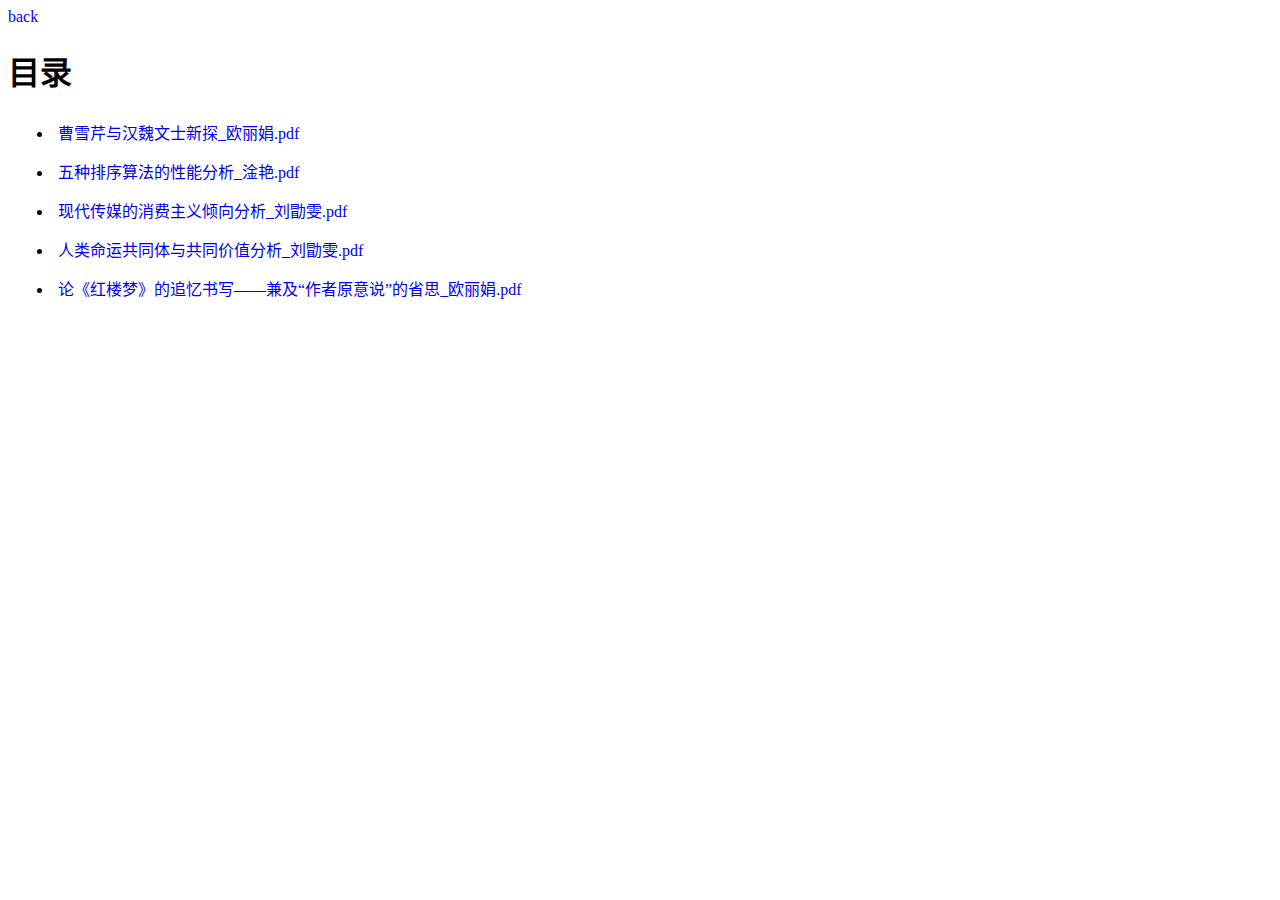
<file: A_essays/index.html>
<!DOCTYPE html><html lang="zh-CN"><head><meta charset="UTF-8"><title>目录</title><style>
        @import url("https://fonts.googleapis.com/css2?family=Noto+Serif+SC:wght@200;300;400;500;600;700;900&family=Noto+Serif+TC:wght@200;300;400;500;600;700;900&display=swap");
        a {
            text-decoration-line: none;
        }

        ul {
            list-style-type: unset;
        }

        li {
            height: fit-content;
            margin: 5px;
            padding: 5px;

        }

        body {
            font-family: Noto Setif SC, Noto Setif TC, serif;
        }
    </style></head><body><a href="../index.html">back</a><h1>目录</h1><ul>
<li><a href="./曹雪芹与汉魏文士新探_欧丽娟.pdf">曹雪芹与汉魏文士新探_欧丽娟.pdf</a></li>
<li><a href="./五种排序算法的性能分析_淦艳.pdf">五种排序算法的性能分析_淦艳.pdf</a></li>
<li><a href="./现代传媒的消费主义倾向分析_刘勖雯.pdf">现代传媒的消费主义倾向分析_刘勖雯.pdf</a></li>
<li><a href="./人类命运共同体与共同价值分析_刘勖雯.pdf">人类命运共同体与共同价值分析_刘勖雯.pdf</a></li>
<li><a href="./论《红楼梦》的追忆书写——兼及“作者原意说”的省思_欧丽娟.pdf">论《红楼梦》的追忆书写——兼及“作者原意说”的省思_欧丽娟.pdf</a></li>
</ul></body></html>
</file>
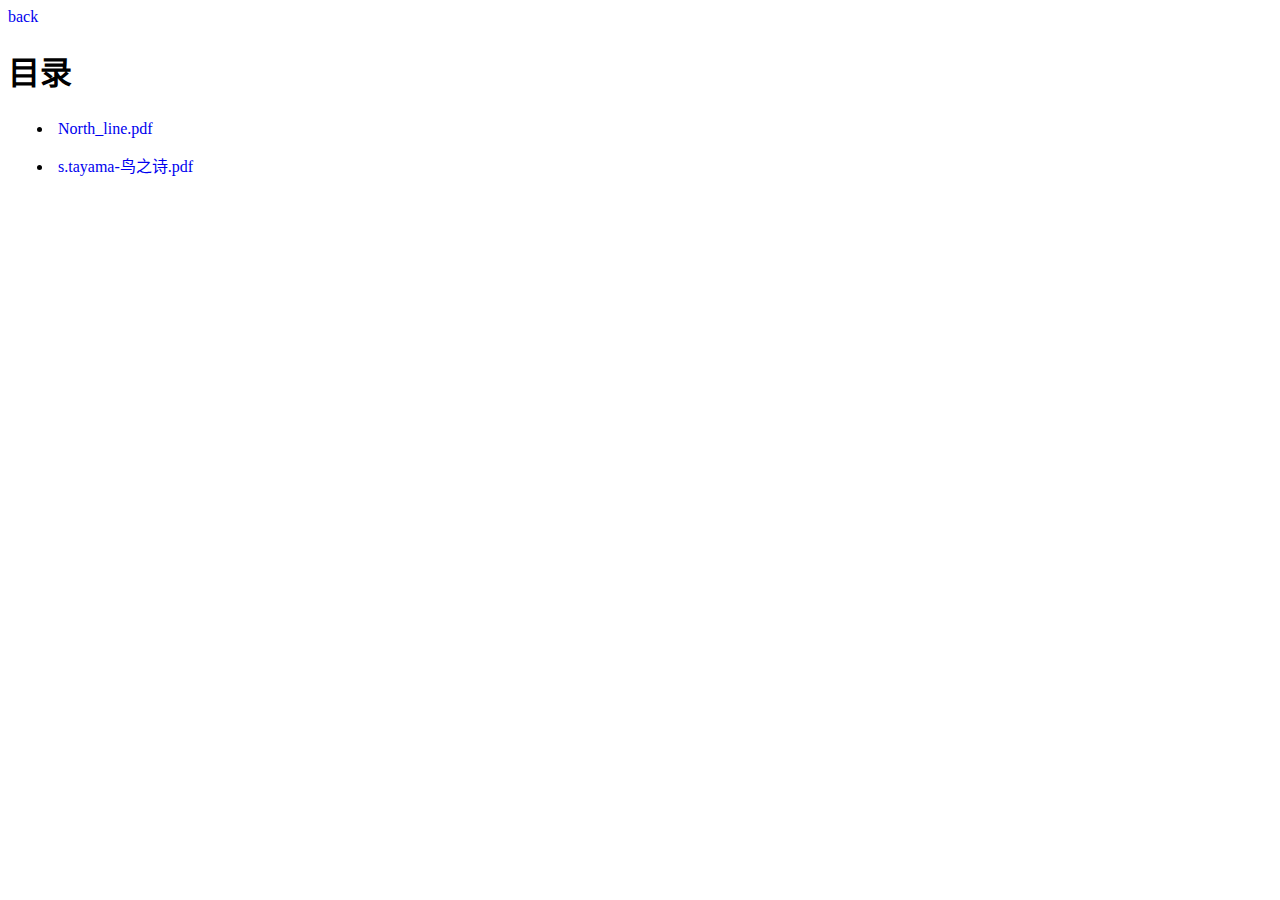
<file: A_guitar_tabs/index.html>
<!DOCTYPE html><html lang="zh-CN"><head><meta charset="UTF-8"><title>目录</title><style>
        @import url("https://fonts.googleapis.com/css2?family=Noto+Serif+SC:wght@200;300;400;500;600;700;900&family=Noto+Serif+TC:wght@200;300;400;500;600;700;900&display=swap");
        a {
            text-decoration-line: none;
        }

        ul {
            list-style-type: unset;
        }

        li {
            height: fit-content;
            margin: 5px;
            padding: 5px;

        }

        body {
            font-family: Noto Setif SC, Noto Setif TC, serif;
        }
    </style></head><body><a href="../index.html">back</a><h1>目录</h1><ul>
<li><a href="./North_line.pdf">North_line.pdf</a></li>
<li><a href="./s.tayama-鸟之诗.pdf">s.tayama-鸟之诗.pdf</a></li>
</ul></body></html>
</file>
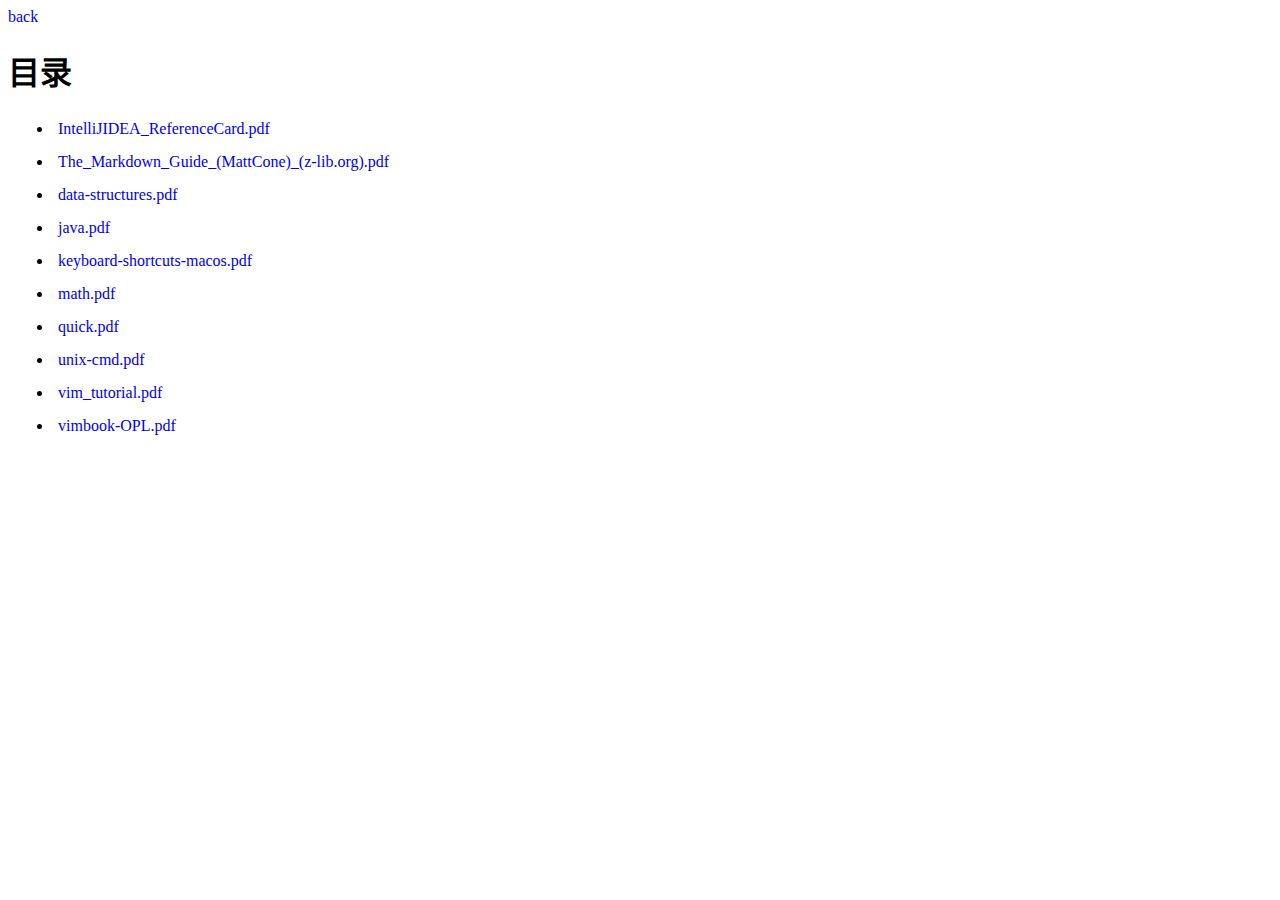
<file: A_utilities_books/index.html>
<!DOCTYPE html><html lang="zh-CN"><head><meta charset="UTF-8"><title>目录</title><style>
        @import url("https://fonts.googleapis.com/css2?family=Noto+Serif+SC:wght@200;300;400;500;600;700;900&family=Noto+Serif+TC:wght@200;300;400;500;600;700;900&display=swap");
        a {
            text-decoration-line: none;
        }

        ul {
            list-style-type: unset;
        }

        li {
            height: fit-content;
            margin: 5px;
            padding: 5px;

        }

        body {
            font-family: Noto Setif SC, Noto Setif TC, serif;
        }
    </style></head><body><a href="../index.html">back</a><h1>目录</h1><ul>
<li><a href="./IntelliJIDEA_ReferenceCard.pdf">IntelliJIDEA_ReferenceCard.pdf</a></li>
<li><a href="./The_Markdown_Guide_(MattCone)_(z-lib.org).pdf">The_Markdown_Guide_(MattCone)_(z-lib.org).pdf</a></li>
<li><a href="./data-structures.pdf">data-structures.pdf</a></li>
<li><a href="./java.pdf">java.pdf</a></li>
<li><a href="./keyboard-shortcuts-macos.pdf">keyboard-shortcuts-macos.pdf</a></li>
<li><a href="./math.pdf">math.pdf</a></li>
<li><a href="./quick.pdf">quick.pdf</a></li>
<li><a href="./unix-cmd.pdf">unix-cmd.pdf</a></li>
<li><a href="./vim_tutorial.pdf">vim_tutorial.pdf</a></li>
<li><a href="./vimbook-OPL.pdf">vimbook-OPL.pdf</a></li>
</ul></body></html>
</file>
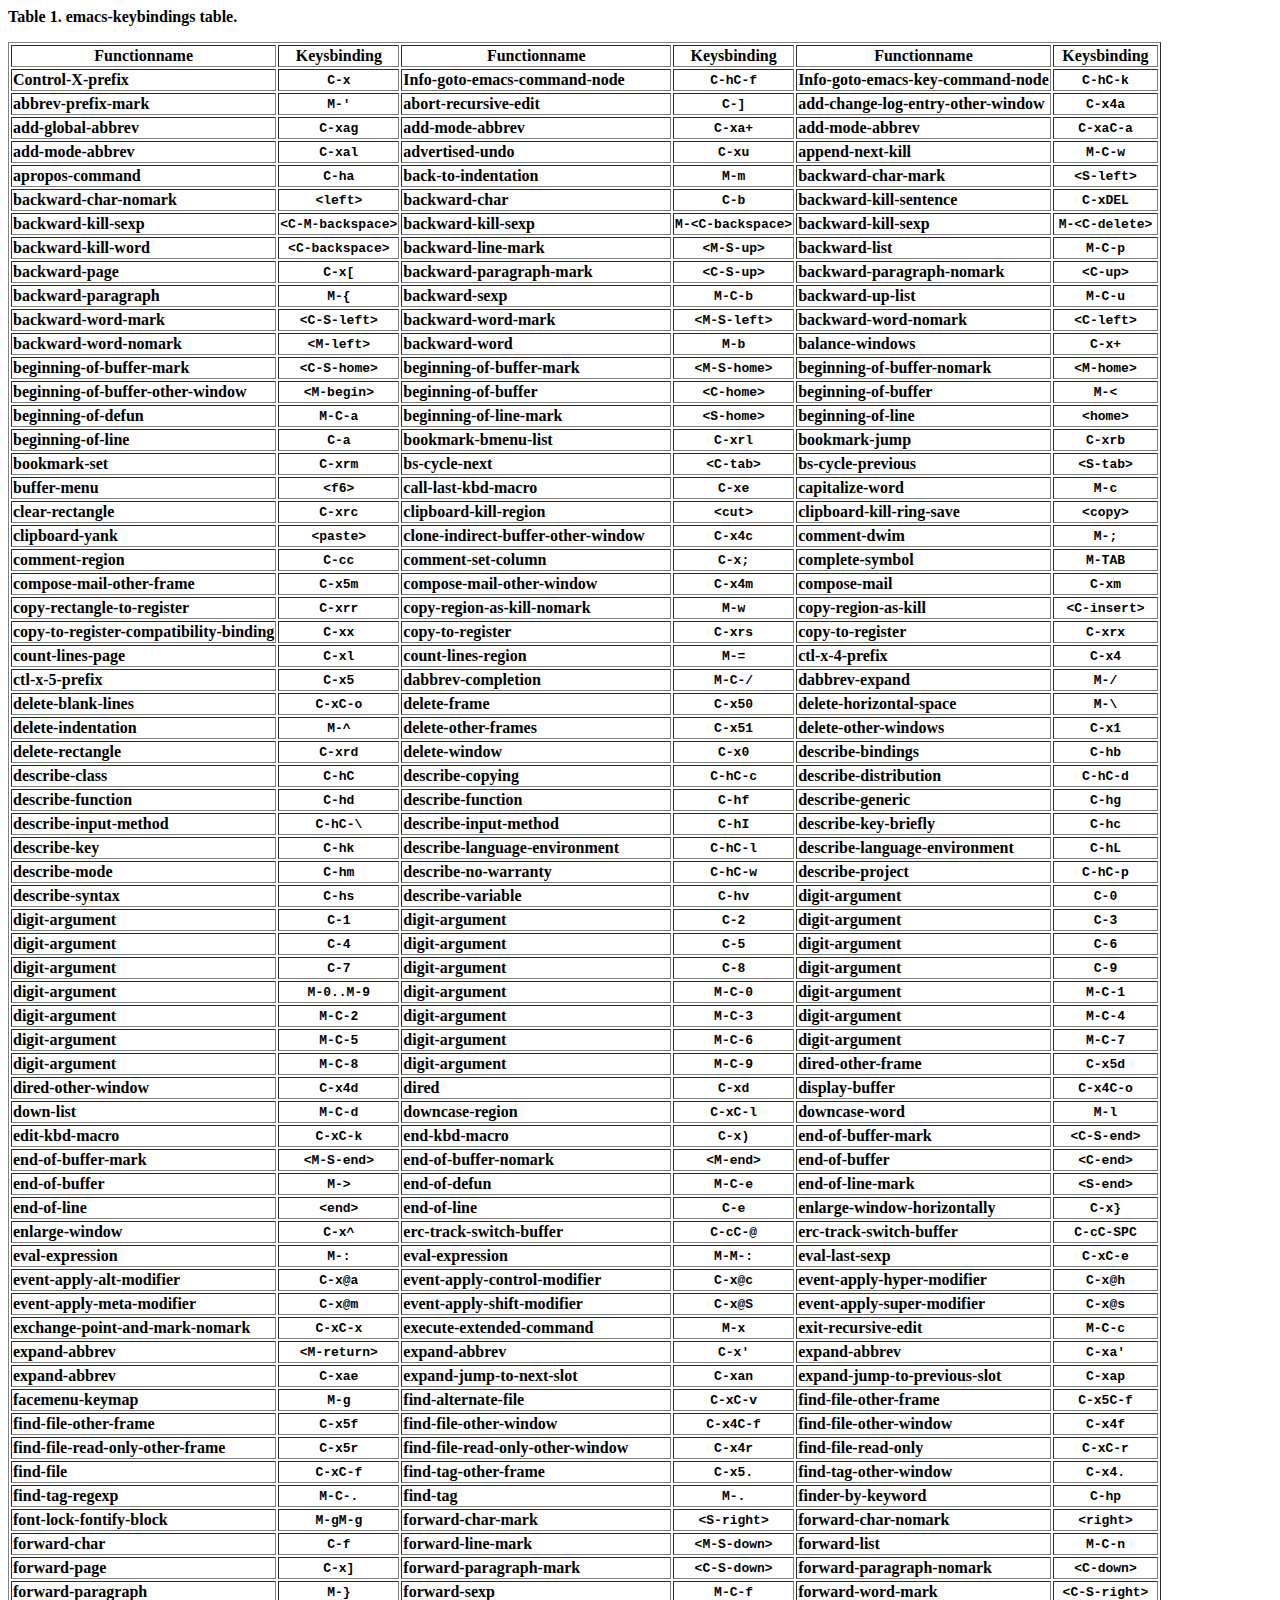
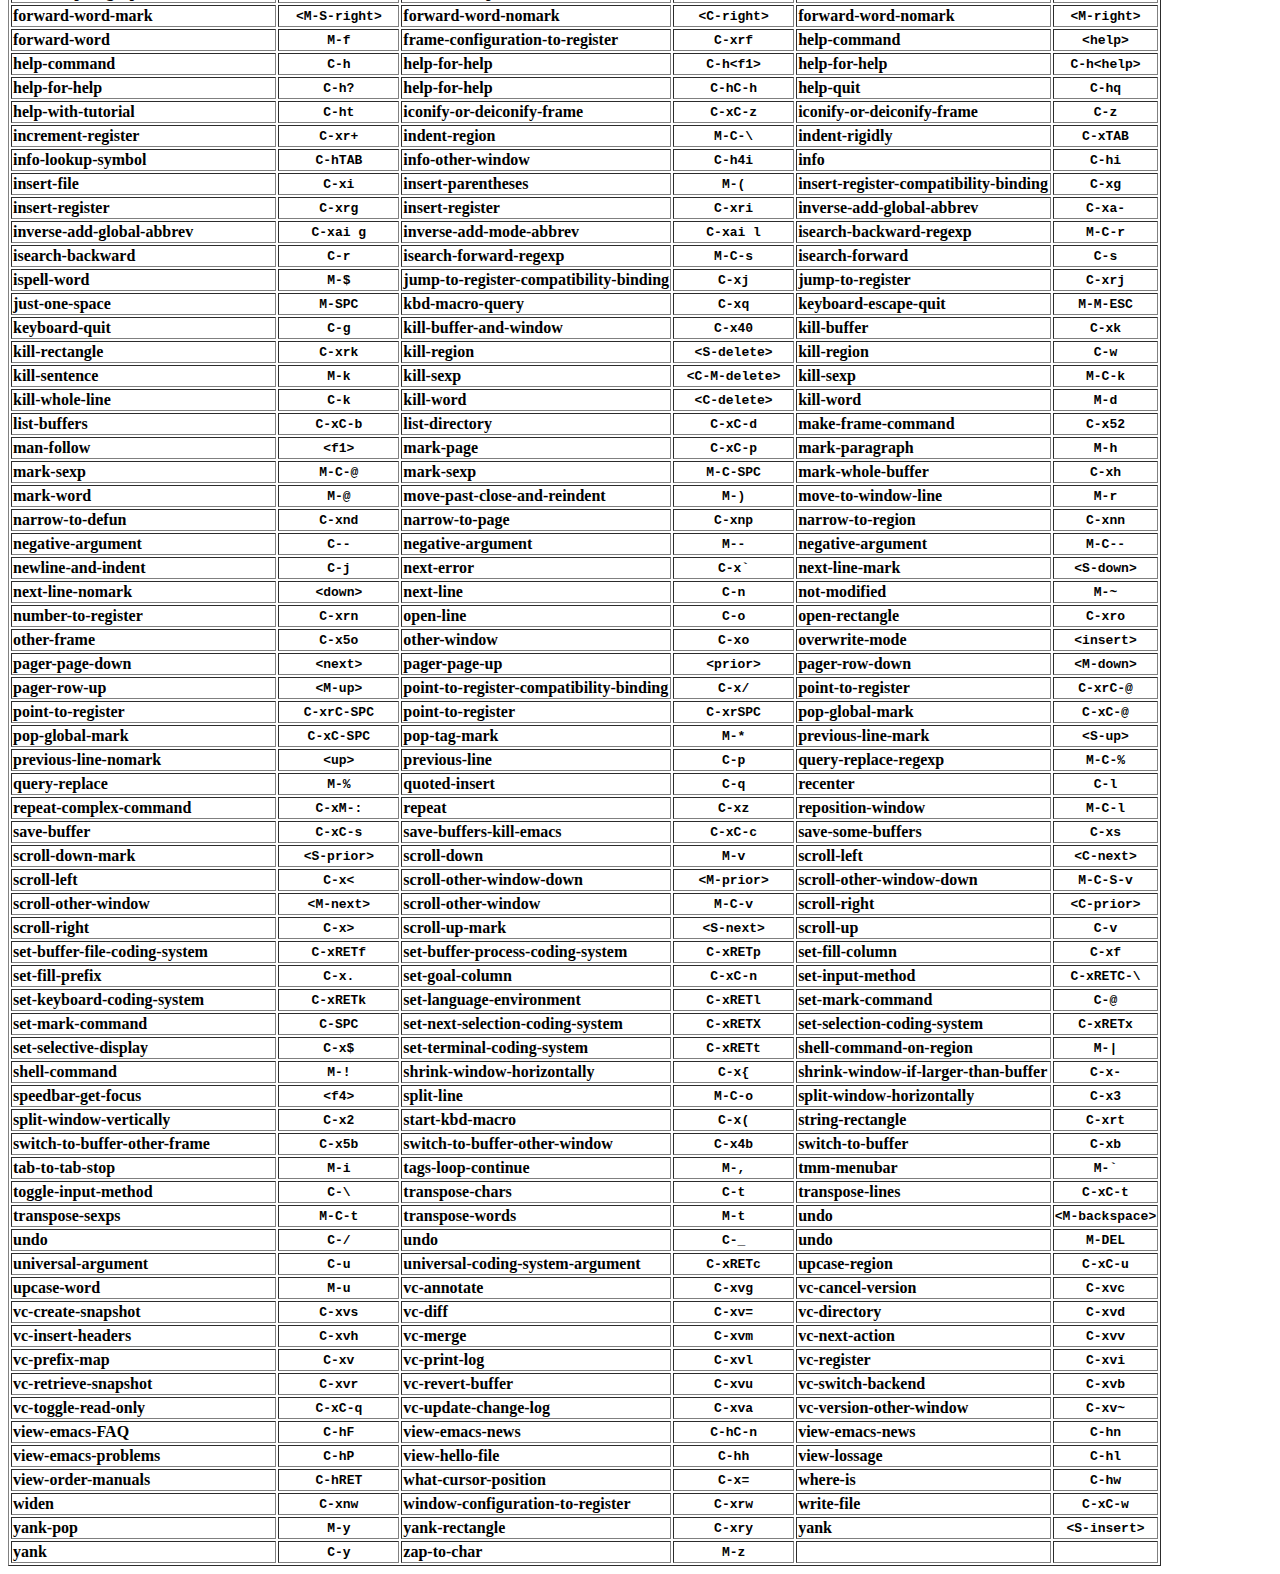
<file: A_utilities_books/emacs/Table 1. emacs-keybindings table..html>
<html><head><meta http-equiv="Content-Type" content="text/html; charset=ISO-8859-1"><title>Table�1.�emacs-keybindings table.</title><meta name="generator" content="DocBook XSL Stylesheets V1.62.4"></head><body bgcolor="white" text="black" link="#0000FF" vlink="#840084" alink="#0000FF"><div class="table"><a name="id2802892"></a><p class="title"><b>Table�1.�emacs-keybindings table.</b></p><table summary="emacs-keybindings table." border="1"><colgroup><col><col><col><col><col><col></colgroup><thead valign="middle"><tr><th>Functionname</th><th>Keysbinding</th><th>Functionname</th><th>Keysbinding</th><th>Functionname</th><th>Keysbinding</th></tr></thead><tbody valign="middle"><tr><td align="left"><span><b class="command">Control-X-prefix</b></span></td><td align="center"><b class="userinput"><tt>C-x</tt></b></td><td align="left"><span><b class="command">Info-goto-emacs-command-node</b></span></td><td align="center"><b class="userinput"><tt>C-hC-f</tt></b></td><td align="left"><span><b class="command">Info-goto-emacs-key-command-node</b></span></td><td align="center"><b class="userinput"><tt>C-hC-k</tt></b></td></tr><tr><td align="left"><span><b class="command">abbrev-prefix-mark</b></span></td><td align="center"><b class="userinput"><tt>M-'</tt></b></td><td align="left"><span><b class="command">abort-recursive-edit</b></span></td><td align="center"><b class="userinput"><tt>C-]</tt></b></td><td align="left"><span><b class="command">add-change-log-entry-other-window</b></span></td><td align="center"><b class="userinput"><tt>C-x4a</tt></b></td></tr><tr><td align="left"><span><b class="command">add-global-abbrev</b></span></td><td align="center"><b class="userinput"><tt>C-xag</tt></b></td><td align="left"><span><b class="command">add-mode-abbrev</b></span></td><td align="center"><b class="userinput"><tt>C-xa+</tt></b></td><td align="left"><span><b class="command">add-mode-abbrev</b></span></td><td align="center"><b class="userinput"><tt>C-xaC-a</tt></b></td></tr><tr><td align="left"><span><b class="command">add-mode-abbrev</b></span></td><td align="center"><b class="userinput"><tt>C-xal</tt></b></td><td align="left"><span><b class="command">advertised-undo</b></span></td><td align="center"><b class="userinput"><tt>C-xu</tt></b></td><td align="left"><span><b class="command">append-next-kill</b></span></td><td align="center"><b class="userinput"><tt>M-C-w</tt></b></td></tr><tr><td align="left"><span><b class="command">apropos-command</b></span></td><td align="center"><b class="userinput"><tt>C-ha</tt></b></td><td align="left"><span><b class="command">back-to-indentation</b></span></td><td align="center"><b class="userinput"><tt>M-m</tt></b></td><td align="left"><span><b class="command">backward-char-mark</b></span></td><td align="center"><b class="userinput"><tt>&lt;S-left&gt;</tt></b></td></tr><tr><td align="left"><span><b class="command">backward-char-nomark</b></span></td><td align="center"><b class="userinput"><tt>&lt;left&gt;</tt></b></td><td align="left"><span><b class="command">backward-char</b></span></td><td align="center"><b class="userinput"><tt>C-b</tt></b></td><td align="left"><span><b class="command">backward-kill-sentence</b></span></td><td align="center"><b class="userinput"><tt>C-xDEL</tt></b></td></tr><tr><td align="left"><span><b class="command">backward-kill-sexp</b></span></td><td align="center"><b class="userinput"><tt>&lt;C-M-backspace&gt;</tt></b></td><td align="left"><span><b class="command">backward-kill-sexp</b></span></td><td align="center"><b class="userinput"><tt>M-&lt;C-backspace&gt;</tt></b></td><td align="left"><span><b class="command">backward-kill-sexp</b></span></td><td align="center"><b class="userinput"><tt>M-&lt;C-delete&gt;</tt></b></td></tr><tr><td align="left"><span><b class="command">backward-kill-word</b></span></td><td align="center"><b class="userinput"><tt>&lt;C-backspace&gt;</tt></b></td><td align="left"><span><b class="command">backward-line-mark</b></span></td><td align="center"><b class="userinput"><tt>&lt;M-S-up&gt;</tt></b></td><td align="left"><span><b class="command">backward-list</b></span></td><td align="center"><b class="userinput"><tt>M-C-p</tt></b></td></tr><tr><td align="left"><span><b class="command">backward-page</b></span></td><td align="center"><b class="userinput"><tt>C-x[</tt></b></td><td align="left"><span><b class="command">backward-paragraph-mark</b></span></td><td align="center"><b class="userinput"><tt>&lt;C-S-up&gt;</tt></b></td><td align="left"><span><b class="command">backward-paragraph-nomark</b></span></td><td align="center"><b class="userinput"><tt>&lt;C-up&gt;</tt></b></td></tr><tr><td align="left"><span><b class="command">backward-paragraph</b></span></td><td align="center"><b class="userinput"><tt>M-{</tt></b></td><td align="left"><span><b class="command">backward-sexp</b></span></td><td align="center"><b class="userinput"><tt>M-C-b</tt></b></td><td align="left"><span><b class="command">backward-up-list</b></span></td><td align="center"><b class="userinput"><tt>M-C-u</tt></b></td></tr><tr><td align="left"><span><b class="command">backward-word-mark</b></span></td><td align="center"><b class="userinput"><tt>&lt;C-S-left&gt;</tt></b></td><td align="left"><span><b class="command">backward-word-mark</b></span></td><td align="center"><b class="userinput"><tt>&lt;M-S-left&gt;</tt></b></td><td align="left"><span><b class="command">backward-word-nomark</b></span></td><td align="center"><b class="userinput"><tt>&lt;C-left&gt;</tt></b></td></tr><tr><td align="left"><span><b class="command">backward-word-nomark</b></span></td><td align="center"><b class="userinput"><tt>&lt;M-left&gt;</tt></b></td><td align="left"><span><b class="command">backward-word</b></span></td><td align="center"><b class="userinput"><tt>M-b</tt></b></td><td align="left"><span><b class="command">balance-windows</b></span></td><td align="center"><b class="userinput"><tt>C-x+</tt></b></td></tr><tr><td align="left"><span><b class="command">beginning-of-buffer-mark</b></span></td><td align="center"><b class="userinput"><tt>&lt;C-S-home&gt;</tt></b></td><td align="left"><span><b class="command">beginning-of-buffer-mark</b></span></td><td align="center"><b class="userinput"><tt>&lt;M-S-home&gt;</tt></b></td><td align="left"><span><b class="command">beginning-of-buffer-nomark</b></span></td><td align="center"><b class="userinput"><tt>&lt;M-home&gt;</tt></b></td></tr><tr><td align="left"><span><b class="command">beginning-of-buffer-other-window</b></span></td><td align="center"><b class="userinput"><tt>&lt;M-begin&gt;</tt></b></td><td align="left"><span><b class="command">beginning-of-buffer</b></span></td><td align="center"><b class="userinput"><tt>&lt;C-home&gt;</tt></b></td><td align="left"><span><b class="command">beginning-of-buffer</b></span></td><td align="center"><b class="userinput"><tt>M-&lt;</tt></b></td></tr><tr><td align="left"><span><b class="command">beginning-of-defun</b></span></td><td align="center"><b class="userinput"><tt>M-C-a</tt></b></td><td align="left"><span><b class="command">beginning-of-line-mark</b></span></td><td align="center"><b class="userinput"><tt>&lt;S-home&gt;</tt></b></td><td align="left"><span><b class="command">beginning-of-line</b></span></td><td align="center"><b class="userinput"><tt>&lt;home&gt;</tt></b></td></tr><tr><td align="left"><span><b class="command">beginning-of-line</b></span></td><td align="center"><b class="userinput"><tt>C-a</tt></b></td><td align="left"><span><b class="command">bookmark-bmenu-list</b></span></td><td align="center"><b class="userinput"><tt>C-xrl</tt></b></td><td align="left"><span><b class="command">bookmark-jump</b></span></td><td align="center"><b class="userinput"><tt>C-xrb</tt></b></td></tr><tr><td align="left"><span><b class="command">bookmark-set</b></span></td><td align="center"><b class="userinput"><tt>C-xrm</tt></b></td><td align="left"><span><b class="command">bs-cycle-next</b></span></td><td align="center"><b class="userinput"><tt>&lt;C-tab&gt;</tt></b></td><td align="left"><span><b class="command">bs-cycle-previous</b></span></td><td align="center"><b class="userinput"><tt>&lt;S-tab&gt;</tt></b></td></tr><tr><td align="left"><span><b class="command">buffer-menu</b></span></td><td align="center"><b class="userinput"><tt>&lt;f6&gt;</tt></b></td><td align="left"><span><b class="command">call-last-kbd-macro</b></span></td><td align="center"><b class="userinput"><tt>C-xe</tt></b></td><td align="left"><span><b class="command">capitalize-word</b></span></td><td align="center"><b class="userinput"><tt>M-c</tt></b></td></tr><tr><td align="left"><span><b class="command">clear-rectangle</b></span></td><td align="center"><b class="userinput"><tt>C-xrc</tt></b></td><td align="left"><span><b class="command">clipboard-kill-region</b></span></td><td align="center"><b class="userinput"><tt>&lt;cut&gt;</tt></b></td><td align="left"><span><b class="command">clipboard-kill-ring-save</b></span></td><td align="center"><b class="userinput"><tt>&lt;copy&gt;</tt></b></td></tr><tr><td align="left"><span><b class="command">clipboard-yank</b></span></td><td align="center"><b class="userinput"><tt>&lt;paste&gt;</tt></b></td><td align="left"><span><b class="command">clone-indirect-buffer-other-window</b></span></td><td align="center"><b class="userinput"><tt>C-x4c</tt></b></td><td align="left"><span><b class="command">comment-dwim</b></span></td><td align="center"><b class="userinput"><tt>M-;</tt></b></td></tr><tr><td align="left"><span><b class="command">comment-region</b></span></td><td align="center"><b class="userinput"><tt>C-cc</tt></b></td><td align="left"><span><b class="command">comment-set-column</b></span></td><td align="center"><b class="userinput"><tt>C-x;</tt></b></td><td align="left"><span><b class="command">complete-symbol</b></span></td><td align="center"><b class="userinput"><tt>M-TAB</tt></b></td></tr><tr><td align="left"><span><b class="command">compose-mail-other-frame</b></span></td><td align="center"><b class="userinput"><tt>C-x5m</tt></b></td><td align="left"><span><b class="command">compose-mail-other-window</b></span></td><td align="center"><b class="userinput"><tt>C-x4m</tt></b></td><td align="left"><span><b class="command">compose-mail</b></span></td><td align="center"><b class="userinput"><tt>C-xm</tt></b></td></tr><tr><td align="left"><span><b class="command">copy-rectangle-to-register</b></span></td><td align="center"><b class="userinput"><tt>C-xrr</tt></b></td><td align="left"><span><b class="command">copy-region-as-kill-nomark</b></span></td><td align="center"><b class="userinput"><tt>M-w</tt></b></td><td align="left"><span><b class="command">copy-region-as-kill</b></span></td><td align="center"><b class="userinput"><tt>&lt;C-insert&gt;</tt></b></td></tr><tr><td align="left"><span><b class="command">copy-to-register-compatibility-binding</b></span></td><td align="center"><b class="userinput"><tt>C-xx</tt></b></td><td align="left"><span><b class="command">copy-to-register</b></span></td><td align="center"><b class="userinput"><tt>C-xrs</tt></b></td><td align="left"><span><b class="command">copy-to-register</b></span></td><td align="center"><b class="userinput"><tt>C-xrx</tt></b></td></tr><tr><td align="left"><span><b class="command">count-lines-page</b></span></td><td align="center"><b class="userinput"><tt>C-xl</tt></b></td><td align="left"><span><b class="command">count-lines-region</b></span></td><td align="center"><b class="userinput"><tt>M-=</tt></b></td><td align="left"><span><b class="command">ctl-x-4-prefix</b></span></td><td align="center"><b class="userinput"><tt>C-x4</tt></b></td></tr><tr><td align="left"><span><b class="command">ctl-x-5-prefix</b></span></td><td align="center"><b class="userinput"><tt>C-x5</tt></b></td><td align="left"><span><b class="command">dabbrev-completion</b></span></td><td align="center"><b class="userinput"><tt>M-C-/</tt></b></td><td align="left"><span><b class="command">dabbrev-expand</b></span></td><td align="center"><b class="userinput"><tt>M-/</tt></b></td></tr><tr><td align="left"><span><b class="command">delete-blank-lines</b></span></td><td align="center"><b class="userinput"><tt>C-xC-o</tt></b></td><td align="left"><span><b class="command">delete-frame</b></span></td><td align="center"><b class="userinput"><tt>C-x50</tt></b></td><td align="left"><span><b class="command">delete-horizontal-space</b></span></td><td align="center"><b class="userinput"><tt>M-\</tt></b></td></tr><tr><td align="left"><span><b class="command">delete-indentation</b></span></td><td align="center"><b class="userinput"><tt>M-^</tt></b></td><td align="left"><span><b class="command">delete-other-frames</b></span></td><td align="center"><b class="userinput"><tt>C-x51</tt></b></td><td align="left"><span><b class="command">delete-other-windows</b></span></td><td align="center"><b class="userinput"><tt>C-x1</tt></b></td></tr><tr><td align="left"><span><b class="command">delete-rectangle</b></span></td><td align="center"><b class="userinput"><tt>C-xrd</tt></b></td><td align="left"><span><b class="command">delete-window</b></span></td><td align="center"><b class="userinput"><tt>C-x0</tt></b></td><td align="left"><span><b class="command">describe-bindings</b></span></td><td align="center"><b class="userinput"><tt>C-hb</tt></b></td></tr><tr><td align="left"><span><b class="command">describe-class</b></span></td><td align="center"><b class="userinput"><tt>C-hC</tt></b></td><td align="left"><span><b class="command">describe-copying</b></span></td><td align="center"><b class="userinput"><tt>C-hC-c</tt></b></td><td align="left"><span><b class="command">describe-distribution</b></span></td><td align="center"><b class="userinput"><tt>C-hC-d</tt></b></td></tr><tr><td align="left"><span><b class="command">describe-function</b></span></td><td align="center"><b class="userinput"><tt>C-hd</tt></b></td><td align="left"><span><b class="command">describe-function</b></span></td><td align="center"><b class="userinput"><tt>C-hf</tt></b></td><td align="left"><span><b class="command">describe-generic</b></span></td><td align="center"><b class="userinput"><tt>C-hg</tt></b></td></tr><tr><td align="left"><span><b class="command">describe-input-method</b></span></td><td align="center"><b class="userinput"><tt>C-hC-\</tt></b></td><td align="left"><span><b class="command">describe-input-method</b></span></td><td align="center"><b class="userinput"><tt>C-hI</tt></b></td><td align="left"><span><b class="command">describe-key-briefly</b></span></td><td align="center"><b class="userinput"><tt>C-hc</tt></b></td></tr><tr><td align="left"><span><b class="command">describe-key</b></span></td><td align="center"><b class="userinput"><tt>C-hk</tt></b></td><td align="left"><span><b class="command">describe-language-environment</b></span></td><td align="center"><b class="userinput"><tt>C-hC-l</tt></b></td><td align="left"><span><b class="command">describe-language-environment</b></span></td><td align="center"><b class="userinput"><tt>C-hL</tt></b></td></tr><tr><td align="left"><span><b class="command">describe-mode</b></span></td><td align="center"><b class="userinput"><tt>C-hm</tt></b></td><td align="left"><span><b class="command">describe-no-warranty</b></span></td><td align="center"><b class="userinput"><tt>C-hC-w</tt></b></td><td align="left"><span><b class="command">describe-project</b></span></td><td align="center"><b class="userinput"><tt>C-hC-p</tt></b></td></tr><tr><td align="left"><span><b class="command">describe-syntax</b></span></td><td align="center"><b class="userinput"><tt>C-hs</tt></b></td><td align="left"><span><b class="command">describe-variable</b></span></td><td align="center"><b class="userinput"><tt>C-hv</tt></b></td><td align="left"><span><b class="command">digit-argument</b></span></td><td align="center"><b class="userinput"><tt>C-0</tt></b></td></tr><tr><td align="left"><span><b class="command">digit-argument</b></span></td><td align="center"><b class="userinput"><tt>C-1</tt></b></td><td align="left"><span><b class="command">digit-argument</b></span></td><td align="center"><b class="userinput"><tt>C-2</tt></b></td><td align="left"><span><b class="command">digit-argument</b></span></td><td align="center"><b class="userinput"><tt>C-3</tt></b></td></tr><tr><td align="left"><span><b class="command">digit-argument</b></span></td><td align="center"><b class="userinput"><tt>C-4</tt></b></td><td align="left"><span><b class="command">digit-argument</b></span></td><td align="center"><b class="userinput"><tt>C-5</tt></b></td><td align="left"><span><b class="command">digit-argument</b></span></td><td align="center"><b class="userinput"><tt>C-6</tt></b></td></tr><tr><td align="left"><span><b class="command">digit-argument</b></span></td><td align="center"><b class="userinput"><tt>C-7</tt></b></td><td align="left"><span><b class="command">digit-argument</b></span></td><td align="center"><b class="userinput"><tt>C-8</tt></b></td><td align="left"><span><b class="command">digit-argument</b></span></td><td align="center"><b class="userinput"><tt>C-9</tt></b></td></tr><tr><td align="left"><span><b class="command">digit-argument</b></span></td><td align="center"><b class="userinput"><tt>M-0..M-9</tt></b></td><td align="left"><span><b class="command">digit-argument</b></span></td><td align="center"><b class="userinput"><tt>M-C-0</tt></b></td><td align="left"><span><b class="command">digit-argument</b></span></td><td align="center"><b class="userinput"><tt>M-C-1</tt></b></td></tr><tr><td align="left"><span><b class="command">digit-argument</b></span></td><td align="center"><b class="userinput"><tt>M-C-2</tt></b></td><td align="left"><span><b class="command">digit-argument</b></span></td><td align="center"><b class="userinput"><tt>M-C-3</tt></b></td><td align="left"><span><b class="command">digit-argument</b></span></td><td align="center"><b class="userinput"><tt>M-C-4</tt></b></td></tr><tr><td align="left"><span><b class="command">digit-argument</b></span></td><td align="center"><b class="userinput"><tt>M-C-5</tt></b></td><td align="left"><span><b class="command">digit-argument</b></span></td><td align="center"><b class="userinput"><tt>M-C-6</tt></b></td><td align="left"><span><b class="command">digit-argument</b></span></td><td align="center"><b class="userinput"><tt>M-C-7</tt></b></td></tr><tr><td align="left"><span><b class="command">digit-argument</b></span></td><td align="center"><b class="userinput"><tt>M-C-8</tt></b></td><td align="left"><span><b class="command">digit-argument</b></span></td><td align="center"><b class="userinput"><tt>M-C-9</tt></b></td><td align="left"><span><b class="command">dired-other-frame</b></span></td><td align="center"><b class="userinput"><tt>C-x5d</tt></b></td></tr><tr><td align="left"><span><b class="command">dired-other-window</b></span></td><td align="center"><b class="userinput"><tt>C-x4d</tt></b></td><td align="left"><span><b class="command">dired</b></span></td><td align="center"><b class="userinput"><tt>C-xd</tt></b></td><td align="left"><span><b class="command">display-buffer</b></span></td><td align="center"><b class="userinput"><tt>C-x4C-o</tt></b></td></tr><tr><td align="left"><span><b class="command">down-list</b></span></td><td align="center"><b class="userinput"><tt>M-C-d</tt></b></td><td align="left"><span><b class="command">downcase-region</b></span></td><td align="center"><b class="userinput"><tt>C-xC-l</tt></b></td><td align="left"><span><b class="command">downcase-word</b></span></td><td align="center"><b class="userinput"><tt>M-l</tt></b></td></tr><tr><td align="left"><span><b class="command">edit-kbd-macro</b></span></td><td align="center"><b class="userinput"><tt>C-xC-k</tt></b></td><td align="left"><span><b class="command">end-kbd-macro</b></span></td><td align="center"><b class="userinput"><tt>C-x)</tt></b></td><td align="left"><span><b class="command">end-of-buffer-mark</b></span></td><td align="center"><b class="userinput"><tt>&lt;C-S-end&gt;</tt></b></td></tr><tr><td align="left"><span><b class="command">end-of-buffer-mark</b></span></td><td align="center"><b class="userinput"><tt>&lt;M-S-end&gt;</tt></b></td><td align="left"><span><b class="command">end-of-buffer-nomark</b></span></td><td align="center"><b class="userinput"><tt>&lt;M-end&gt;</tt></b></td><td align="left"><span><b class="command">end-of-buffer</b></span></td><td align="center"><b class="userinput"><tt>&lt;C-end&gt;</tt></b></td></tr><tr><td align="left"><span><b class="command">end-of-buffer</b></span></td><td align="center"><b class="userinput"><tt>M-&gt;</tt></b></td><td align="left"><span><b class="command">end-of-defun</b></span></td><td align="center"><b class="userinput"><tt>M-C-e</tt></b></td><td align="left"><span><b class="command">end-of-line-mark</b></span></td><td align="center"><b class="userinput"><tt>&lt;S-end&gt;</tt></b></td></tr><tr><td align="left"><span><b class="command">end-of-line</b></span></td><td align="center"><b class="userinput"><tt>&lt;end&gt;</tt></b></td><td align="left"><span><b class="command">end-of-line</b></span></td><td align="center"><b class="userinput"><tt>C-e</tt></b></td><td align="left"><span><b class="command">enlarge-window-horizontally</b></span></td><td align="center"><b class="userinput"><tt>C-x}</tt></b></td></tr><tr><td align="left"><span><b class="command">enlarge-window</b></span></td><td align="center"><b class="userinput"><tt>C-x^</tt></b></td><td align="left"><span><b class="command">erc-track-switch-buffer</b></span></td><td align="center"><b class="userinput"><tt>C-cC-@</tt></b></td><td align="left"><span><b class="command">erc-track-switch-buffer</b></span></td><td align="center"><b class="userinput"><tt>C-cC-SPC</tt></b></td></tr><tr><td align="left"><span><b class="command">eval-expression</b></span></td><td align="center"><b class="userinput"><tt>M-:</tt></b></td><td align="left"><span><b class="command">eval-expression</b></span></td><td align="center"><b class="userinput"><tt>M-M-:</tt></b></td><td align="left"><span><b class="command">eval-last-sexp</b></span></td><td align="center"><b class="userinput"><tt>C-xC-e</tt></b></td></tr><tr><td align="left"><span><b class="command">event-apply-alt-modifier</b></span></td><td align="center"><b class="userinput"><tt>C-x@a</tt></b></td><td align="left"><span><b class="command">event-apply-control-modifier</b></span></td><td align="center"><b class="userinput"><tt>C-x@c</tt></b></td><td align="left"><span><b class="command">event-apply-hyper-modifier</b></span></td><td align="center"><b class="userinput"><tt>C-x@h</tt></b></td></tr><tr><td align="left"><span><b class="command">event-apply-meta-modifier</b></span></td><td align="center"><b class="userinput"><tt>C-x@m</tt></b></td><td align="left"><span><b class="command">event-apply-shift-modifier</b></span></td><td align="center"><b class="userinput"><tt>C-x@S</tt></b></td><td align="left"><span><b class="command">event-apply-super-modifier</b></span></td><td align="center"><b class="userinput"><tt>C-x@s</tt></b></td></tr><tr><td align="left"><span><b class="command">exchange-point-and-mark-nomark</b></span></td><td align="center"><b class="userinput"><tt>C-xC-x</tt></b></td><td align="left"><span><b class="command">execute-extended-command</b></span></td><td align="center"><b class="userinput"><tt>M-x</tt></b></td><td align="left"><span><b class="command">exit-recursive-edit</b></span></td><td align="center"><b class="userinput"><tt>M-C-c</tt></b></td></tr><tr><td align="left"><span><b class="command">expand-abbrev</b></span></td><td align="center"><b class="userinput"><tt>&lt;M-return&gt;</tt></b></td><td align="left"><span><b class="command">expand-abbrev</b></span></td><td align="center"><b class="userinput"><tt>C-x'</tt></b></td><td align="left"><span><b class="command">expand-abbrev</b></span></td><td align="center"><b class="userinput"><tt>C-xa'</tt></b></td></tr><tr><td align="left"><span><b class="command">expand-abbrev</b></span></td><td align="center"><b class="userinput"><tt>C-xae</tt></b></td><td align="left"><span><b class="command">expand-jump-to-next-slot</b></span></td><td align="center"><b class="userinput"><tt>C-xan</tt></b></td><td align="left"><span><b class="command">expand-jump-to-previous-slot</b></span></td><td align="center"><b class="userinput"><tt>C-xap</tt></b></td></tr><tr><td align="left"><span><b class="command">facemenu-keymap</b></span></td><td align="center"><b class="userinput"><tt>M-g</tt></b></td><td align="left"><span><b class="command">find-alternate-file</b></span></td><td align="center"><b class="userinput"><tt>C-xC-v</tt></b></td><td align="left"><span><b class="command">find-file-other-frame</b></span></td><td align="center"><b class="userinput"><tt>C-x5C-f</tt></b></td></tr><tr><td align="left"><span><b class="command">find-file-other-frame</b></span></td><td align="center"><b class="userinput"><tt>C-x5f</tt></b></td><td align="left"><span><b class="command">find-file-other-window</b></span></td><td align="center"><b class="userinput"><tt>C-x4C-f</tt></b></td><td align="left"><span><b class="command">find-file-other-window</b></span></td><td align="center"><b class="userinput"><tt>C-x4f</tt></b></td></tr><tr><td align="left"><span><b class="command">find-file-read-only-other-frame</b></span></td><td align="center"><b class="userinput"><tt>C-x5r</tt></b></td><td align="left"><span><b class="command">find-file-read-only-other-window</b></span></td><td align="center"><b class="userinput"><tt>C-x4r</tt></b></td><td align="left"><span><b class="command">find-file-read-only</b></span></td><td align="center"><b class="userinput"><tt>C-xC-r</tt></b></td></tr><tr><td align="left"><span><b class="command">find-file</b></span></td><td align="center"><b class="userinput"><tt>C-xC-f</tt></b></td><td align="left"><span><b class="command">find-tag-other-frame</b></span></td><td align="center"><b class="userinput"><tt>C-x5.</tt></b></td><td align="left"><span><b class="command">find-tag-other-window</b></span></td><td align="center"><b class="userinput"><tt>C-x4.</tt></b></td></tr><tr><td align="left"><span><b class="command">find-tag-regexp</b></span></td><td align="center"><b class="userinput"><tt>M-C-.</tt></b></td><td align="left"><span><b class="command">find-tag</b></span></td><td align="center"><b class="userinput"><tt>M-.</tt></b></td><td align="left"><span><b class="command">finder-by-keyword</b></span></td><td align="center"><b class="userinput"><tt>C-hp</tt></b></td></tr><tr><td align="left"><span><b class="command">font-lock-fontify-block</b></span></td><td align="center"><b class="userinput"><tt>M-gM-g</tt></b></td><td align="left"><span><b class="command">forward-char-mark</b></span></td><td align="center"><b class="userinput"><tt>&lt;S-right&gt;</tt></b></td><td align="left"><span><b class="command">forward-char-nomark</b></span></td><td align="center"><b class="userinput"><tt>&lt;right&gt;</tt></b></td></tr><tr><td align="left"><span><b class="command">forward-char</b></span></td><td align="center"><b class="userinput"><tt>C-f</tt></b></td><td align="left"><span><b class="command">forward-line-mark</b></span></td><td align="center"><b class="userinput"><tt>&lt;M-S-down&gt;</tt></b></td><td align="left"><span><b class="command">forward-list</b></span></td><td align="center"><b class="userinput"><tt>M-C-n</tt></b></td></tr><tr><td align="left"><span><b class="command">forward-page</b></span></td><td align="center"><b class="userinput"><tt>C-x]</tt></b></td><td align="left"><span><b class="command">forward-paragraph-mark</b></span></td><td align="center"><b class="userinput"><tt>&lt;C-S-down&gt;</tt></b></td><td align="left"><span><b class="command">forward-paragraph-nomark</b></span></td><td align="center"><b class="userinput"><tt>&lt;C-down&gt;</tt></b></td></tr><tr><td align="left"><span><b class="command">forward-paragraph</b></span></td><td align="center"><b class="userinput"><tt>M-}</tt></b></td><td align="left"><span><b class="command">forward-sexp</b></span></td><td align="center"><b class="userinput"><tt>M-C-f</tt></b></td><td align="left"><span><b class="command">forward-word-mark</b></span></td><td align="center"><b class="userinput"><tt>&lt;C-S-right&gt;</tt></b></td></tr><tr><td align="left"><span><b class="command">forward-word-mark</b></span></td><td align="center"><b class="userinput"><tt>&lt;M-S-right&gt;</tt></b></td><td align="left"><span><b class="command">forward-word-nomark</b></span></td><td align="center"><b class="userinput"><tt>&lt;C-right&gt;</tt></b></td><td align="left"><span><b class="command">forward-word-nomark</b></span></td><td align="center"><b class="userinput"><tt>&lt;M-right&gt;</tt></b></td></tr><tr><td align="left"><span><b class="command">forward-word</b></span></td><td align="center"><b class="userinput"><tt>M-f</tt></b></td><td align="left"><span><b class="command">frame-configuration-to-register</b></span></td><td align="center"><b class="userinput"><tt>C-xrf</tt></b></td><td align="left"><span><b class="command">help-command</b></span></td><td align="center"><b class="userinput"><tt>&lt;help&gt;</tt></b></td></tr><tr><td align="left"><span><b class="command">help-command</b></span></td><td align="center"><b class="userinput"><tt>C-h</tt></b></td><td align="left"><span><b class="command">help-for-help</b></span></td><td align="center"><b class="userinput"><tt>C-h&lt;f1&gt;</tt></b></td><td align="left"><span><b class="command">help-for-help</b></span></td><td align="center"><b class="userinput"><tt>C-h&lt;help&gt;</tt></b></td></tr><tr><td align="left"><span><b class="command">help-for-help</b></span></td><td align="center"><b class="userinput"><tt>C-h?</tt></b></td><td align="left"><span><b class="command">help-for-help</b></span></td><td align="center"><b class="userinput"><tt>C-hC-h</tt></b></td><td align="left"><span><b class="command">help-quit</b></span></td><td align="center"><b class="userinput"><tt>C-hq</tt></b></td></tr><tr><td align="left"><span><b class="command">help-with-tutorial</b></span></td><td align="center"><b class="userinput"><tt>C-ht</tt></b></td><td align="left"><span><b class="command">iconify-or-deiconify-frame</b></span></td><td align="center"><b class="userinput"><tt>C-xC-z</tt></b></td><td align="left"><span><b class="command">iconify-or-deiconify-frame</b></span></td><td align="center"><b class="userinput"><tt>C-z</tt></b></td></tr><tr><td align="left"><span><b class="command">increment-register</b></span></td><td align="center"><b class="userinput"><tt>C-xr+</tt></b></td><td align="left"><span><b class="command">indent-region</b></span></td><td align="center"><b class="userinput"><tt>M-C-\</tt></b></td><td align="left"><span><b class="command">indent-rigidly</b></span></td><td align="center"><b class="userinput"><tt>C-xTAB</tt></b></td></tr><tr><td align="left"><span><b class="command">info-lookup-symbol</b></span></td><td align="center"><b class="userinput"><tt>C-hTAB</tt></b></td><td align="left"><span><b class="command">info-other-window</b></span></td><td align="center"><b class="userinput"><tt>C-h4i</tt></b></td><td align="left"><span><b class="command">info</b></span></td><td align="center"><b class="userinput"><tt>C-hi</tt></b></td></tr><tr><td align="left"><span><b class="command">insert-file</b></span></td><td align="center"><b class="userinput"><tt>C-xi</tt></b></td><td align="left"><span><b class="command">insert-parentheses</b></span></td><td align="center"><b class="userinput"><tt>M-(</tt></b></td><td align="left"><span><b class="command">insert-register-compatibility-binding</b></span></td><td align="center"><b class="userinput"><tt>C-xg</tt></b></td></tr><tr><td align="left"><span><b class="command">insert-register</b></span></td><td align="center"><b class="userinput"><tt>C-xrg</tt></b></td><td align="left"><span><b class="command">insert-register</b></span></td><td align="center"><b class="userinput"><tt>C-xri</tt></b></td><td align="left"><span><b class="command">inverse-add-global-abbrev</b></span></td><td align="center"><b class="userinput"><tt>C-xa-</tt></b></td></tr><tr><td align="left"><span><b class="command">inverse-add-global-abbrev</b></span></td><td align="center"><b class="userinput"><tt>C-xai g</tt></b></td><td align="left"><span><b class="command">inverse-add-mode-abbrev</b></span></td><td align="center"><b class="userinput"><tt>C-xai l</tt></b></td><td align="left"><span><b class="command">isearch-backward-regexp</b></span></td><td align="center"><b class="userinput"><tt>M-C-r</tt></b></td></tr><tr><td align="left"><span><b class="command">isearch-backward</b></span></td><td align="center"><b class="userinput"><tt>C-r</tt></b></td><td align="left"><span><b class="command">isearch-forward-regexp</b></span></td><td align="center"><b class="userinput"><tt>M-C-s</tt></b></td><td align="left"><span><b class="command">isearch-forward</b></span></td><td align="center"><b class="userinput"><tt>C-s</tt></b></td></tr><tr><td align="left"><span><b class="command">ispell-word</b></span></td><td align="center"><b class="userinput"><tt>M-$</tt></b></td><td align="left"><span><b class="command">jump-to-register-compatibility-binding</b></span></td><td align="center"><b class="userinput"><tt>C-xj</tt></b></td><td align="left"><span><b class="command">jump-to-register</b></span></td><td align="center"><b class="userinput"><tt>C-xrj</tt></b></td></tr><tr><td align="left"><span><b class="command">just-one-space</b></span></td><td align="center"><b class="userinput"><tt>M-SPC</tt></b></td><td align="left"><span><b class="command">kbd-macro-query</b></span></td><td align="center"><b class="userinput"><tt>C-xq</tt></b></td><td align="left"><span><b class="command">keyboard-escape-quit</b></span></td><td align="center"><b class="userinput"><tt>M-M-ESC</tt></b></td></tr><tr><td align="left"><span><b class="command">keyboard-quit</b></span></td><td align="center"><b class="userinput"><tt>C-g</tt></b></td><td align="left"><span><b class="command">kill-buffer-and-window</b></span></td><td align="center"><b class="userinput"><tt>C-x40</tt></b></td><td align="left"><span><b class="command">kill-buffer</b></span></td><td align="center"><b class="userinput"><tt>C-xk</tt></b></td></tr><tr><td align="left"><span><b class="command">kill-rectangle</b></span></td><td align="center"><b class="userinput"><tt>C-xrk</tt></b></td><td align="left"><span><b class="command">kill-region</b></span></td><td align="center"><b class="userinput"><tt>&lt;S-delete&gt;</tt></b></td><td align="left"><span><b class="command">kill-region</b></span></td><td align="center"><b class="userinput"><tt>C-w</tt></b></td></tr><tr><td align="left"><span><b class="command">kill-sentence</b></span></td><td align="center"><b class="userinput"><tt>M-k</tt></b></td><td align="left"><span><b class="command">kill-sexp</b></span></td><td align="center"><b class="userinput"><tt>&lt;C-M-delete&gt;</tt></b></td><td align="left"><span><b class="command">kill-sexp</b></span></td><td align="center"><b class="userinput"><tt>M-C-k</tt></b></td></tr><tr><td align="left"><span><b class="command">kill-whole-line</b></span></td><td align="center"><b class="userinput"><tt>C-k</tt></b></td><td align="left"><span><b class="command">kill-word</b></span></td><td align="center"><b class="userinput"><tt>&lt;C-delete&gt;</tt></b></td><td align="left"><span><b class="command">kill-word</b></span></td><td align="center"><b class="userinput"><tt>M-d</tt></b></td></tr><tr><td align="left"><span><b class="command">list-buffers</b></span></td><td align="center"><b class="userinput"><tt>C-xC-b</tt></b></td><td align="left"><span><b class="command">list-directory</b></span></td><td align="center"><b class="userinput"><tt>C-xC-d</tt></b></td><td align="left"><span><b class="command">make-frame-command</b></span></td><td align="center"><b class="userinput"><tt>C-x52</tt></b></td></tr><tr><td align="left"><span><b class="command">man-follow</b></span></td><td align="center"><b class="userinput"><tt>&lt;f1&gt;</tt></b></td><td align="left"><span><b class="command">mark-page</b></span></td><td align="center"><b class="userinput"><tt>C-xC-p</tt></b></td><td align="left"><span><b class="command">mark-paragraph</b></span></td><td align="center"><b class="userinput"><tt>M-h</tt></b></td></tr><tr><td align="left"><span><b class="command">mark-sexp</b></span></td><td align="center"><b class="userinput"><tt>M-C-@</tt></b></td><td align="left"><span><b class="command">mark-sexp</b></span></td><td align="center"><b class="userinput"><tt>M-C-SPC</tt></b></td><td align="left"><span><b class="command">mark-whole-buffer</b></span></td><td align="center"><b class="userinput"><tt>C-xh</tt></b></td></tr><tr><td align="left"><span><b class="command">mark-word</b></span></td><td align="center"><b class="userinput"><tt>M-@</tt></b></td><td align="left"><span><b class="command">move-past-close-and-reindent</b></span></td><td align="center"><b class="userinput"><tt>M-)</tt></b></td><td align="left"><span><b class="command">move-to-window-line</b></span></td><td align="center"><b class="userinput"><tt>M-r</tt></b></td></tr><tr><td align="left"><span><b class="command">narrow-to-defun</b></span></td><td align="center"><b class="userinput"><tt>C-xnd</tt></b></td><td align="left"><span><b class="command">narrow-to-page</b></span></td><td align="center"><b class="userinput"><tt>C-xnp</tt></b></td><td align="left"><span><b class="command">narrow-to-region</b></span></td><td align="center"><b class="userinput"><tt>C-xnn</tt></b></td></tr><tr><td align="left"><span><b class="command">negative-argument</b></span></td><td align="center"><b class="userinput"><tt>C--</tt></b></td><td align="left"><span><b class="command">negative-argument</b></span></td><td align="center"><b class="userinput"><tt>M--</tt></b></td><td align="left"><span><b class="command">negative-argument</b></span></td><td align="center"><b class="userinput"><tt>M-C--</tt></b></td></tr><tr><td align="left"><span><b class="command">newline-and-indent</b></span></td><td align="center"><b class="userinput"><tt>C-j</tt></b></td><td align="left"><span><b class="command">next-error</b></span></td><td align="center"><b class="userinput"><tt>C-x`</tt></b></td><td align="left"><span><b class="command">next-line-mark</b></span></td><td align="center"><b class="userinput"><tt>&lt;S-down&gt;</tt></b></td></tr><tr><td align="left"><span><b class="command">next-line-nomark</b></span></td><td align="center"><b class="userinput"><tt>&lt;down&gt;</tt></b></td><td align="left"><span><b class="command">next-line</b></span></td><td align="center"><b class="userinput"><tt>C-n</tt></b></td><td align="left"><span><b class="command">not-modified</b></span></td><td align="center"><b class="userinput"><tt>M-~</tt></b></td></tr><tr><td align="left"><span><b class="command">number-to-register</b></span></td><td align="center"><b class="userinput"><tt>C-xrn</tt></b></td><td align="left"><span><b class="command">open-line</b></span></td><td align="center"><b class="userinput"><tt>C-o</tt></b></td><td align="left"><span><b class="command">open-rectangle</b></span></td><td align="center"><b class="userinput"><tt>C-xro</tt></b></td></tr><tr><td align="left"><span><b class="command">other-frame</b></span></td><td align="center"><b class="userinput"><tt>C-x5o</tt></b></td><td align="left"><span><b class="command">other-window</b></span></td><td align="center"><b class="userinput"><tt>C-xo</tt></b></td><td align="left"><span><b class="command">overwrite-mode</b></span></td><td align="center"><b class="userinput"><tt>&lt;insert&gt;</tt></b></td></tr><tr><td align="left"><span><b class="command">pager-page-down</b></span></td><td align="center"><b class="userinput"><tt>&lt;next&gt;</tt></b></td><td align="left"><span><b class="command">pager-page-up</b></span></td><td align="center"><b class="userinput"><tt>&lt;prior&gt;</tt></b></td><td align="left"><span><b class="command">pager-row-down</b></span></td><td align="center"><b class="userinput"><tt>&lt;M-down&gt;</tt></b></td></tr><tr><td align="left"><span><b class="command">pager-row-up</b></span></td><td align="center"><b class="userinput"><tt>&lt;M-up&gt;</tt></b></td><td align="left"><span><b class="command">point-to-register-compatibility-binding</b></span></td><td align="center"><b class="userinput"><tt>C-x/</tt></b></td><td align="left"><span><b class="command">point-to-register</b></span></td><td align="center"><b class="userinput"><tt>C-xrC-@</tt></b></td></tr><tr><td align="left"><span><b class="command">point-to-register</b></span></td><td align="center"><b class="userinput"><tt>C-xrC-SPC</tt></b></td><td align="left"><span><b class="command">point-to-register</b></span></td><td align="center"><b class="userinput"><tt>C-xrSPC</tt></b></td><td align="left"><span><b class="command">pop-global-mark</b></span></td><td align="center"><b class="userinput"><tt>C-xC-@</tt></b></td></tr><tr><td align="left"><span><b class="command">pop-global-mark</b></span></td><td align="center"><b class="userinput"><tt>C-xC-SPC</tt></b></td><td align="left"><span><b class="command">pop-tag-mark</b></span></td><td align="center"><b class="userinput"><tt>M-*</tt></b></td><td align="left"><span><b class="command">previous-line-mark</b></span></td><td align="center"><b class="userinput"><tt>&lt;S-up&gt;</tt></b></td></tr><tr><td align="left"><span><b class="command">previous-line-nomark</b></span></td><td align="center"><b class="userinput"><tt>&lt;up&gt;</tt></b></td><td align="left"><span><b class="command">previous-line</b></span></td><td align="center"><b class="userinput"><tt>C-p</tt></b></td><td align="left"><span><b class="command">query-replace-regexp</b></span></td><td align="center"><b class="userinput"><tt>M-C-%</tt></b></td></tr><tr><td align="left"><span><b class="command">query-replace</b></span></td><td align="center"><b class="userinput"><tt>M-%</tt></b></td><td align="left"><span><b class="command">quoted-insert</b></span></td><td align="center"><b class="userinput"><tt>C-q</tt></b></td><td align="left"><span><b class="command">recenter</b></span></td><td align="center"><b class="userinput"><tt>C-l</tt></b></td></tr><tr><td align="left"><span><b class="command">repeat-complex-command</b></span></td><td align="center"><b class="userinput"><tt>C-xM-:</tt></b></td><td align="left"><span><b class="command">repeat</b></span></td><td align="center"><b class="userinput"><tt>C-xz</tt></b></td><td align="left"><span><b class="command">reposition-window</b></span></td><td align="center"><b class="userinput"><tt>M-C-l</tt></b></td></tr><tr><td align="left"><span><b class="command">save-buffer</b></span></td><td align="center"><b class="userinput"><tt>C-xC-s</tt></b></td><td align="left"><span><b class="command">save-buffers-kill-emacs</b></span></td><td align="center"><b class="userinput"><tt>C-xC-c</tt></b></td><td align="left"><span><b class="command">save-some-buffers</b></span></td><td align="center"><b class="userinput"><tt>C-xs</tt></b></td></tr><tr><td align="left"><span><b class="command">scroll-down-mark</b></span></td><td align="center"><b class="userinput"><tt>&lt;S-prior&gt;</tt></b></td><td align="left"><span><b class="command">scroll-down</b></span></td><td align="center"><b class="userinput"><tt>M-v</tt></b></td><td align="left"><span><b class="command">scroll-left</b></span></td><td align="center"><b class="userinput"><tt>&lt;C-next&gt;</tt></b></td></tr><tr><td align="left"><span><b class="command">scroll-left</b></span></td><td align="center"><b class="userinput"><tt>C-x&lt;</tt></b></td><td align="left"><span><b class="command">scroll-other-window-down</b></span></td><td align="center"><b class="userinput"><tt>&lt;M-prior&gt;</tt></b></td><td align="left"><span><b class="command">scroll-other-window-down</b></span></td><td align="center"><b class="userinput"><tt>M-C-S-v</tt></b></td></tr><tr><td align="left"><span><b class="command">scroll-other-window</b></span></td><td align="center"><b class="userinput"><tt>&lt;M-next&gt;</tt></b></td><td align="left"><span><b class="command">scroll-other-window</b></span></td><td align="center"><b class="userinput"><tt>M-C-v</tt></b></td><td align="left"><span><b class="command">scroll-right</b></span></td><td align="center"><b class="userinput"><tt>&lt;C-prior&gt;</tt></b></td></tr><tr><td align="left"><span><b class="command">scroll-right</b></span></td><td align="center"><b class="userinput"><tt>C-x&gt;</tt></b></td><td align="left"><span><b class="command">scroll-up-mark</b></span></td><td align="center"><b class="userinput"><tt>&lt;S-next&gt;</tt></b></td><td align="left"><span><b class="command">scroll-up</b></span></td><td align="center"><b class="userinput"><tt>C-v</tt></b></td></tr><tr><td align="left"><span><b class="command">set-buffer-file-coding-system</b></span></td><td align="center"><b class="userinput"><tt>C-xRETf</tt></b></td><td align="left"><span><b class="command">set-buffer-process-coding-system</b></span></td><td align="center"><b class="userinput"><tt>C-xRETp</tt></b></td><td align="left"><span><b class="command">set-fill-column</b></span></td><td align="center"><b class="userinput"><tt>C-xf</tt></b></td></tr><tr><td align="left"><span><b class="command">set-fill-prefix</b></span></td><td align="center"><b class="userinput"><tt>C-x.</tt></b></td><td align="left"><span><b class="command">set-goal-column</b></span></td><td align="center"><b class="userinput"><tt>C-xC-n</tt></b></td><td align="left"><span><b class="command">set-input-method</b></span></td><td align="center"><b class="userinput"><tt>C-xRETC-\</tt></b></td></tr><tr><td align="left"><span><b class="command">set-keyboard-coding-system</b></span></td><td align="center"><b class="userinput"><tt>C-xRETk</tt></b></td><td align="left"><span><b class="command">set-language-environment</b></span></td><td align="center"><b class="userinput"><tt>C-xRETl</tt></b></td><td align="left"><span><b class="command">set-mark-command</b></span></td><td align="center"><b class="userinput"><tt>C-@</tt></b></td></tr><tr><td align="left"><span><b class="command">set-mark-command</b></span></td><td align="center"><b class="userinput"><tt>C-SPC</tt></b></td><td align="left"><span><b class="command">set-next-selection-coding-system</b></span></td><td align="center"><b class="userinput"><tt>C-xRETX</tt></b></td><td align="left"><span><b class="command">set-selection-coding-system</b></span></td><td align="center"><b class="userinput"><tt>C-xRETx</tt></b></td></tr><tr><td align="left"><span><b class="command">set-selective-display</b></span></td><td align="center"><b class="userinput"><tt>C-x$</tt></b></td><td align="left"><span><b class="command">set-terminal-coding-system</b></span></td><td align="center"><b class="userinput"><tt>C-xRETt</tt></b></td><td align="left"><span><b class="command">shell-command-on-region</b></span></td><td align="center"><b class="userinput"><tt>M-|</tt></b></td></tr><tr><td align="left"><span><b class="command">shell-command</b></span></td><td align="center"><b class="userinput"><tt>M-!</tt></b></td><td align="left"><span><b class="command">shrink-window-horizontally</b></span></td><td align="center"><b class="userinput"><tt>C-x{</tt></b></td><td align="left"><span><b class="command">shrink-window-if-larger-than-buffer</b></span></td><td align="center"><b class="userinput"><tt>C-x-</tt></b></td></tr><tr><td align="left"><span><b class="command">speedbar-get-focus</b></span></td><td align="center"><b class="userinput"><tt>&lt;f4&gt;</tt></b></td><td align="left"><span><b class="command">split-line</b></span></td><td align="center"><b class="userinput"><tt>M-C-o</tt></b></td><td align="left"><span><b class="command">split-window-horizontally</b></span></td><td align="center"><b class="userinput"><tt>C-x3</tt></b></td></tr><tr><td align="left"><span><b class="command">split-window-vertically</b></span></td><td align="center"><b class="userinput"><tt>C-x2</tt></b></td><td align="left"><span><b class="command">start-kbd-macro</b></span></td><td align="center"><b class="userinput"><tt>C-x(</tt></b></td><td align="left"><span><b class="command">string-rectangle</b></span></td><td align="center"><b class="userinput"><tt>C-xrt</tt></b></td></tr><tr><td align="left"><span><b class="command">switch-to-buffer-other-frame</b></span></td><td align="center"><b class="userinput"><tt>C-x5b</tt></b></td><td align="left"><span><b class="command">switch-to-buffer-other-window</b></span></td><td align="center"><b class="userinput"><tt>C-x4b</tt></b></td><td align="left"><span><b class="command">switch-to-buffer</b></span></td><td align="center"><b class="userinput"><tt>C-xb</tt></b></td></tr><tr><td align="left"><span><b class="command">tab-to-tab-stop</b></span></td><td align="center"><b class="userinput"><tt>M-i</tt></b></td><td align="left"><span><b class="command">tags-loop-continue</b></span></td><td align="center"><b class="userinput"><tt>M-,</tt></b></td><td align="left"><span><b class="command">tmm-menubar</b></span></td><td align="center"><b class="userinput"><tt>M-`</tt></b></td></tr><tr><td align="left"><span><b class="command">toggle-input-method</b></span></td><td align="center"><b class="userinput"><tt>C-\</tt></b></td><td align="left"><span><b class="command">transpose-chars</b></span></td><td align="center"><b class="userinput"><tt>C-t</tt></b></td><td align="left"><span><b class="command">transpose-lines</b></span></td><td align="center"><b class="userinput"><tt>C-xC-t</tt></b></td></tr><tr><td align="left"><span><b class="command">transpose-sexps</b></span></td><td align="center"><b class="userinput"><tt>M-C-t</tt></b></td><td align="left"><span><b class="command">transpose-words</b></span></td><td align="center"><b class="userinput"><tt>M-t</tt></b></td><td align="left"><span><b class="command">undo</b></span></td><td align="center"><b class="userinput"><tt>&lt;M-backspace&gt;</tt></b></td></tr><tr><td align="left"><span><b class="command">undo</b></span></td><td align="center"><b class="userinput"><tt>C-/</tt></b></td><td align="left"><span><b class="command">undo</b></span></td><td align="center"><b class="userinput"><tt>C-_</tt></b></td><td align="left"><span><b class="command">undo</b></span></td><td align="center"><b class="userinput"><tt>M-DEL</tt></b></td></tr><tr><td align="left"><span><b class="command">universal-argument</b></span></td><td align="center"><b class="userinput"><tt>C-u</tt></b></td><td align="left"><span><b class="command">universal-coding-system-argument</b></span></td><td align="center"><b class="userinput"><tt>C-xRETc</tt></b></td><td align="left"><span><b class="command">upcase-region</b></span></td><td align="center"><b class="userinput"><tt>C-xC-u</tt></b></td></tr><tr><td align="left"><span><b class="command">upcase-word</b></span></td><td align="center"><b class="userinput"><tt>M-u</tt></b></td><td align="left"><span><b class="command">vc-annotate</b></span></td><td align="center"><b class="userinput"><tt>C-xvg</tt></b></td><td align="left"><span><b class="command">vc-cancel-version</b></span></td><td align="center"><b class="userinput"><tt>C-xvc</tt></b></td></tr><tr><td align="left"><span><b class="command">vc-create-snapshot</b></span></td><td align="center"><b class="userinput"><tt>C-xvs</tt></b></td><td align="left"><span><b class="command">vc-diff</b></span></td><td align="center"><b class="userinput"><tt>C-xv=</tt></b></td><td align="left"><span><b class="command">vc-directory</b></span></td><td align="center"><b class="userinput"><tt>C-xvd</tt></b></td></tr><tr><td align="left"><span><b class="command">vc-insert-headers</b></span></td><td align="center"><b class="userinput"><tt>C-xvh</tt></b></td><td align="left"><span><b class="command">vc-merge</b></span></td><td align="center"><b class="userinput"><tt>C-xvm</tt></b></td><td align="left"><span><b class="command">vc-next-action</b></span></td><td align="center"><b class="userinput"><tt>C-xvv</tt></b></td></tr><tr><td align="left"><span><b class="command">vc-prefix-map</b></span></td><td align="center"><b class="userinput"><tt>C-xv</tt></b></td><td align="left"><span><b class="command">vc-print-log</b></span></td><td align="center"><b class="userinput"><tt>C-xvl</tt></b></td><td align="left"><span><b class="command">vc-register</b></span></td><td align="center"><b class="userinput"><tt>C-xvi</tt></b></td></tr><tr><td align="left"><span><b class="command">vc-retrieve-snapshot</b></span></td><td align="center"><b class="userinput"><tt>C-xvr</tt></b></td><td align="left"><span><b class="command">vc-revert-buffer</b></span></td><td align="center"><b class="userinput"><tt>C-xvu</tt></b></td><td align="left"><span><b class="command">vc-switch-backend</b></span></td><td align="center"><b class="userinput"><tt>C-xvb</tt></b></td></tr><tr><td align="left"><span><b class="command">vc-toggle-read-only</b></span></td><td align="center"><b class="userinput"><tt>C-xC-q</tt></b></td><td align="left"><span><b class="command">vc-update-change-log</b></span></td><td align="center"><b class="userinput"><tt>C-xva</tt></b></td><td align="left"><span><b class="command">vc-version-other-window</b></span></td><td align="center"><b class="userinput"><tt>C-xv~</tt></b></td></tr><tr><td align="left"><span><b class="command">view-emacs-FAQ</b></span></td><td align="center"><b class="userinput"><tt>C-hF</tt></b></td><td align="left"><span><b class="command">view-emacs-news</b></span></td><td align="center"><b class="userinput"><tt>C-hC-n</tt></b></td><td align="left"><span><b class="command">view-emacs-news</b></span></td><td align="center"><b class="userinput"><tt>C-hn</tt></b></td></tr><tr><td align="left"><span><b class="command">view-emacs-problems</b></span></td><td align="center"><b class="userinput"><tt>C-hP</tt></b></td><td align="left"><span><b class="command">view-hello-file</b></span></td><td align="center"><b class="userinput"><tt>C-hh</tt></b></td><td align="left"><span><b class="command">view-lossage</b></span></td><td align="center"><b class="userinput"><tt>C-hl</tt></b></td></tr><tr><td align="left"><span><b class="command">view-order-manuals</b></span></td><td align="center"><b class="userinput"><tt>C-hRET</tt></b></td><td align="left"><span><b class="command">what-cursor-position</b></span></td><td align="center"><b class="userinput"><tt>C-x=</tt></b></td><td align="left"><span><b class="command">where-is</b></span></td><td align="center"><b class="userinput"><tt>C-hw</tt></b></td></tr><tr><td align="left"><span><b class="command">widen</b></span></td><td align="center"><b class="userinput"><tt>C-xnw</tt></b></td><td align="left"><span><b class="command">window-configuration-to-register</b></span></td><td align="center"><b class="userinput"><tt>C-xrw</tt></b></td><td align="left"><span><b class="command">write-file</b></span></td><td align="center"><b class="userinput"><tt>C-xC-w</tt></b></td></tr><tr><td align="left"><span><b class="command">yank-pop</b></span></td><td align="center"><b class="userinput"><tt>M-y</tt></b></td><td align="left"><span><b class="command">yank-rectangle</b></span></td><td align="center"><b class="userinput"><tt>C-xry</tt></b></td><td align="left"><span><b class="command">yank</b></span></td><td align="center"><b class="userinput"><tt>&lt;S-insert&gt;</tt></b></td></tr><tr><td align="left"><span><b class="command">yank</b></span></td><td align="center"><b class="userinput"><tt>C-y</tt></b></td><td align="left"><span><b class="command">zap-to-char</b></span></td><td align="center"><b class="userinput"><tt>M-z</tt></b></td><td class="auto-generated">�</td><td class="auto-generated">�</td></tr></tbody></table></div></body></html>
</file>
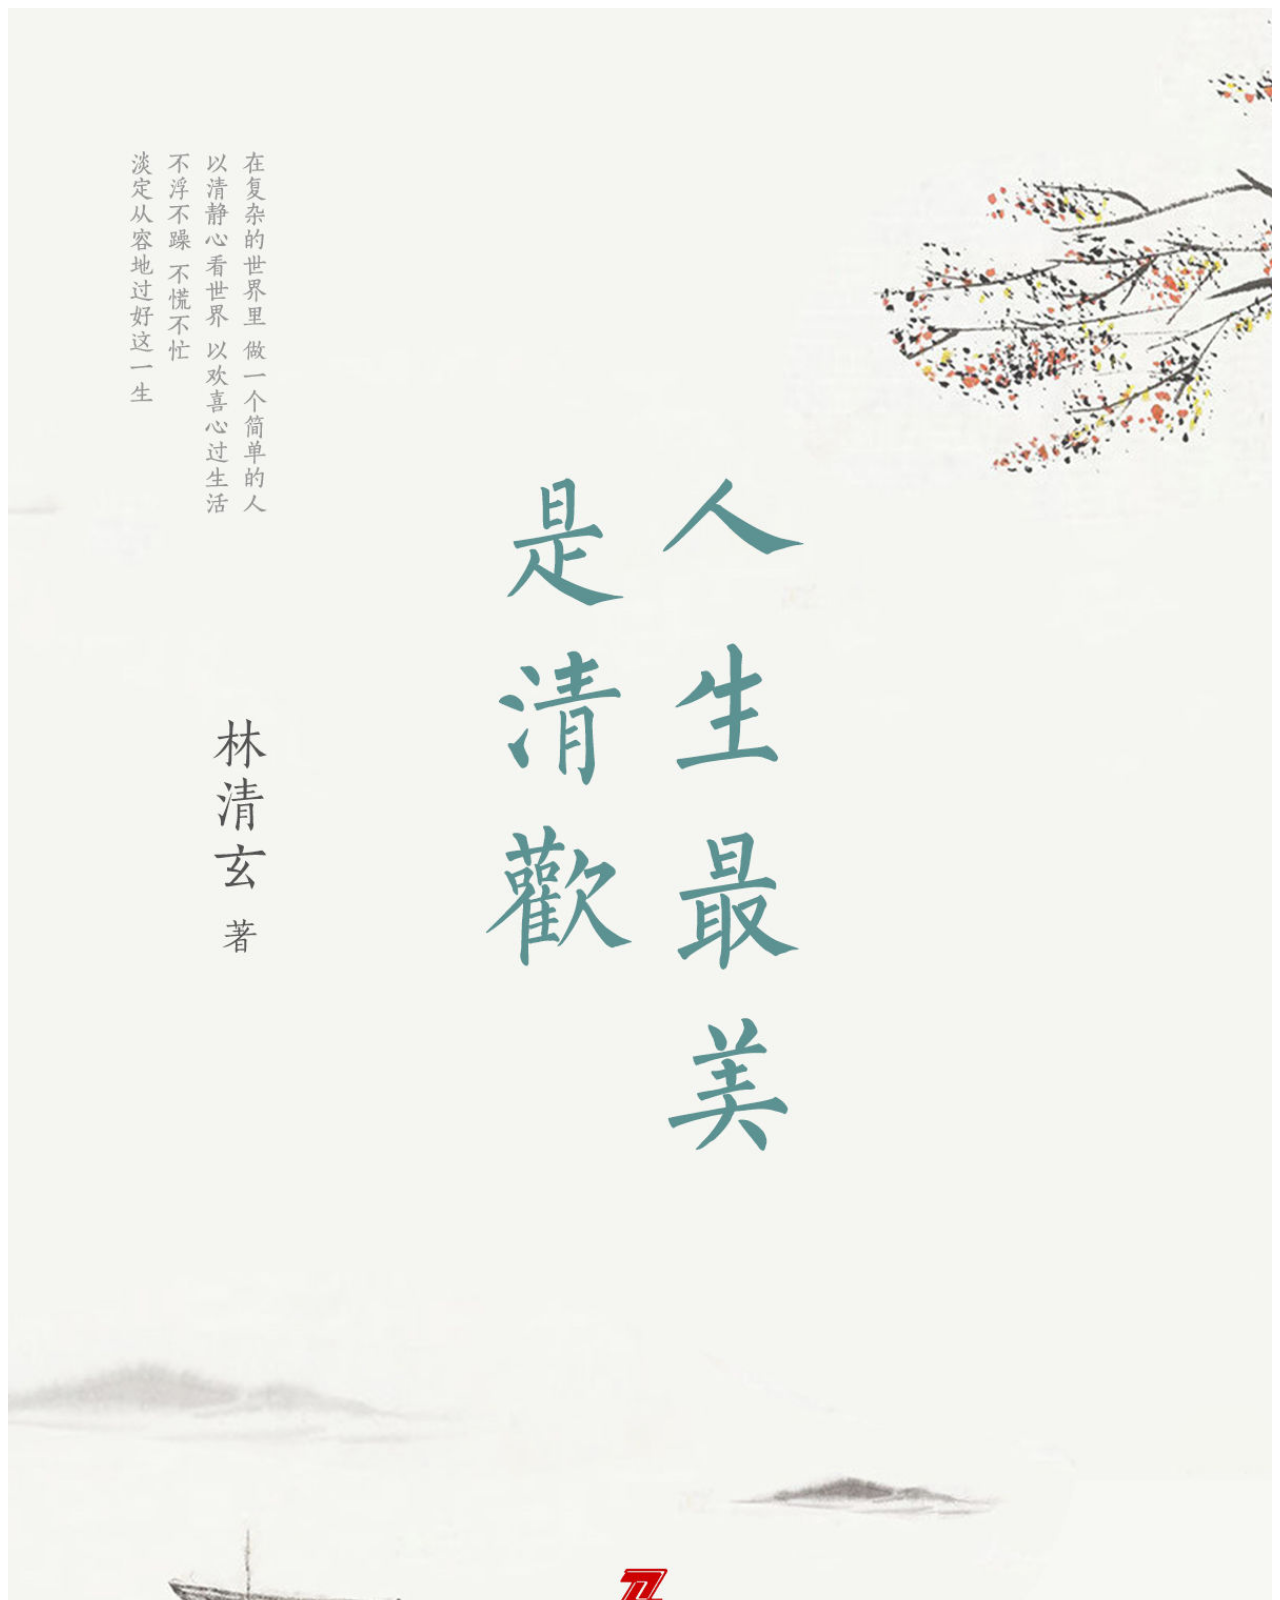
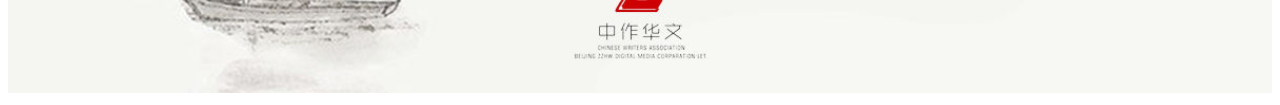
<file: 林清玄/人生最美是清欢.epub/OEBPS/cover1.html>
<!DOCTYPE html PUBLIC "-//W3C//DTD XHTML 1.0 Strict//EN" "http://www.w3.org/TR/xhtml1/DTD/xhtml1-strict.dtd"><html xmlns="http://www.w3.org/1999/xhtml"><head><title>Cover</title></head><body><img src="Image00000.jpg" style="width:100%;height:100%;" /></body></html>
</file>
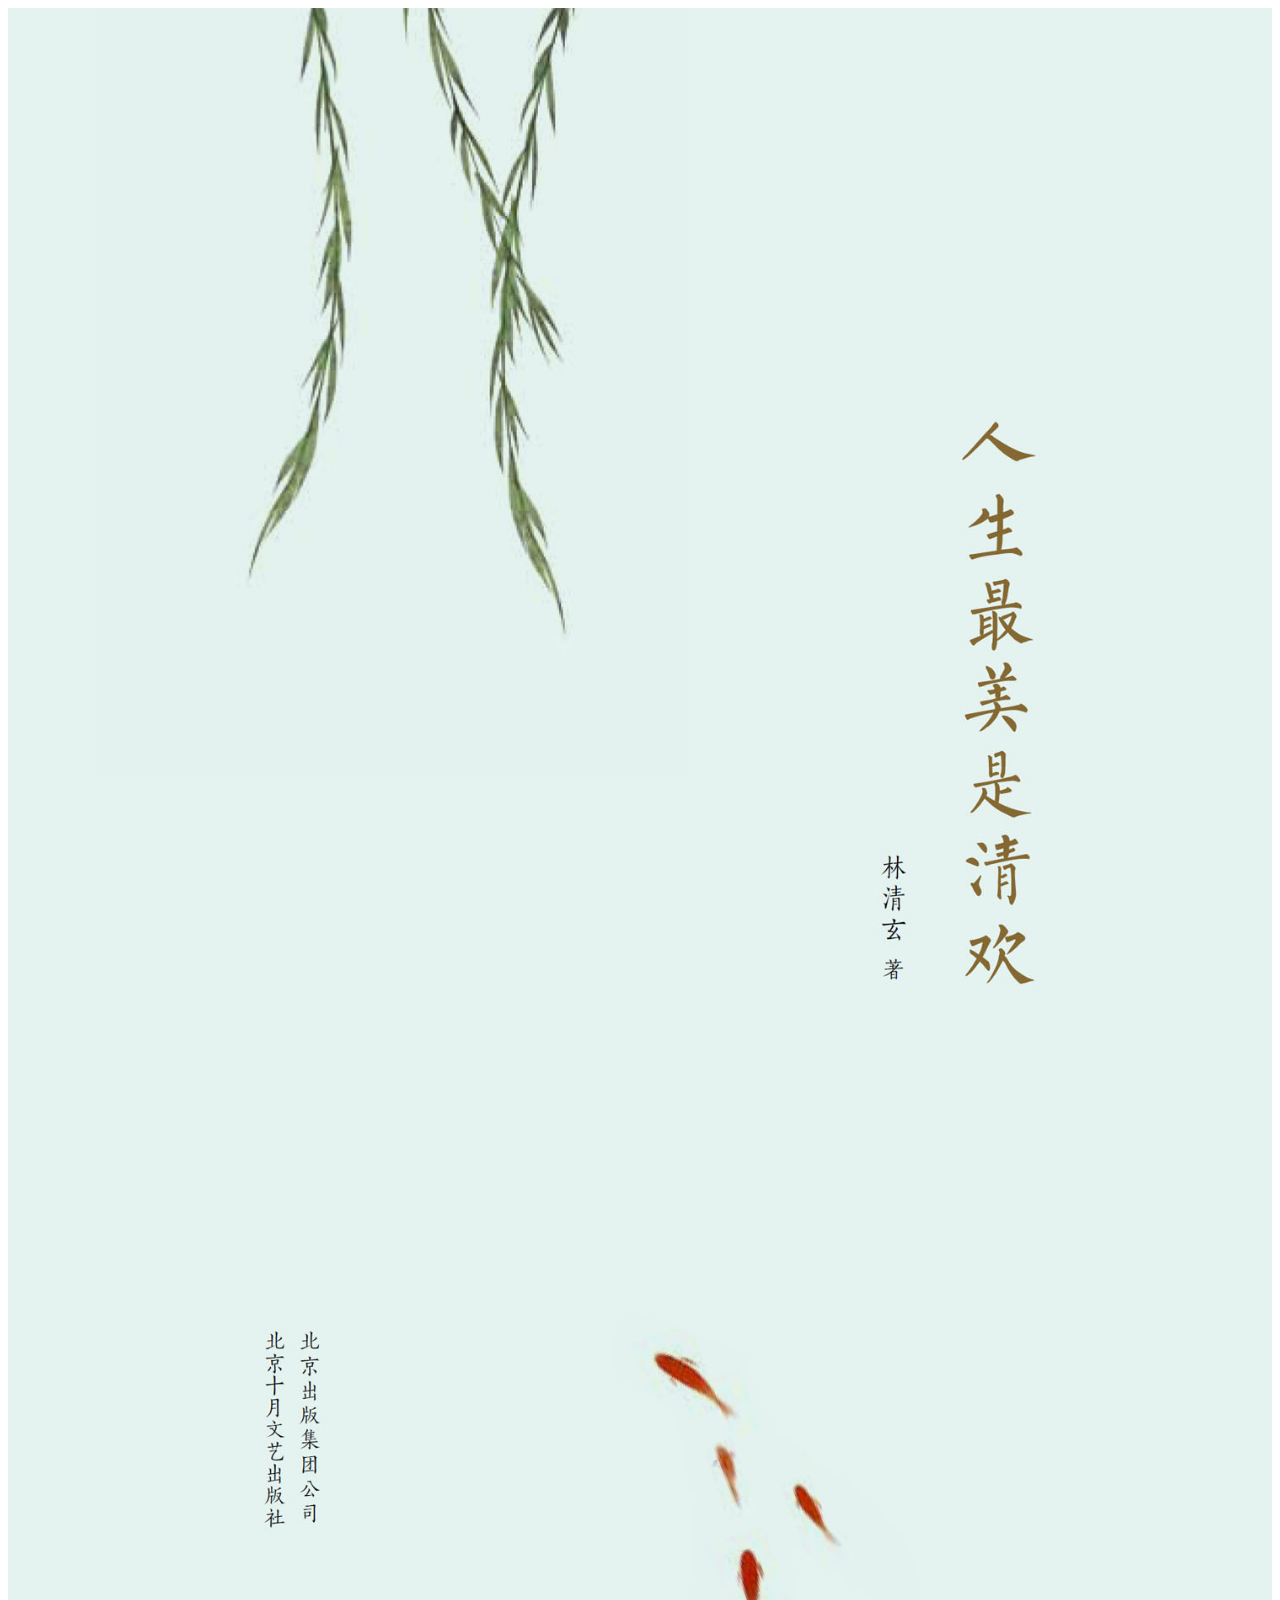
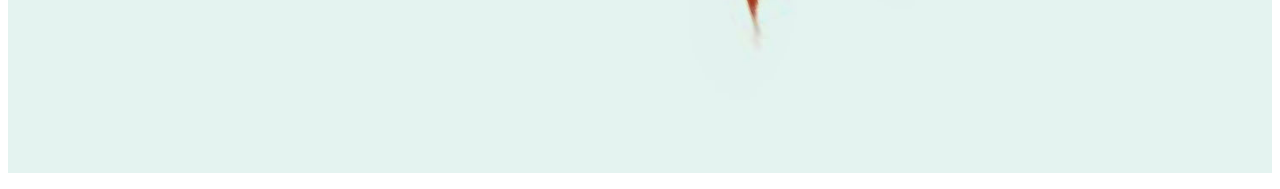
<file: 林清玄/人生最美是清欢.epub/OEBPS/text00000.html>
<!DOCTYPE html PUBLIC "-//W3C//DTD XHTML 1.0 Strict//EN" "http://www.w3.org/TR/xhtml1/DTD/xhtml1-strict.dtd"><html xmlns="http://www.w3.org/1999/xhtml" xml:lang="zh-CN" lang="zh-CN">
<head><meta http-equiv="Content-Type" content="text/html; charset=utf-8" />
<link rel="stylesheet" type="text/css" href="flow0001.css" />
<title>书名页</title>
</head>
<body>
<div class="kindle-cn-bodycontent-div-alone100"><img src="Image00002.jpg" width="100%" alt="" />
</div>
</body>
</html>
</file>
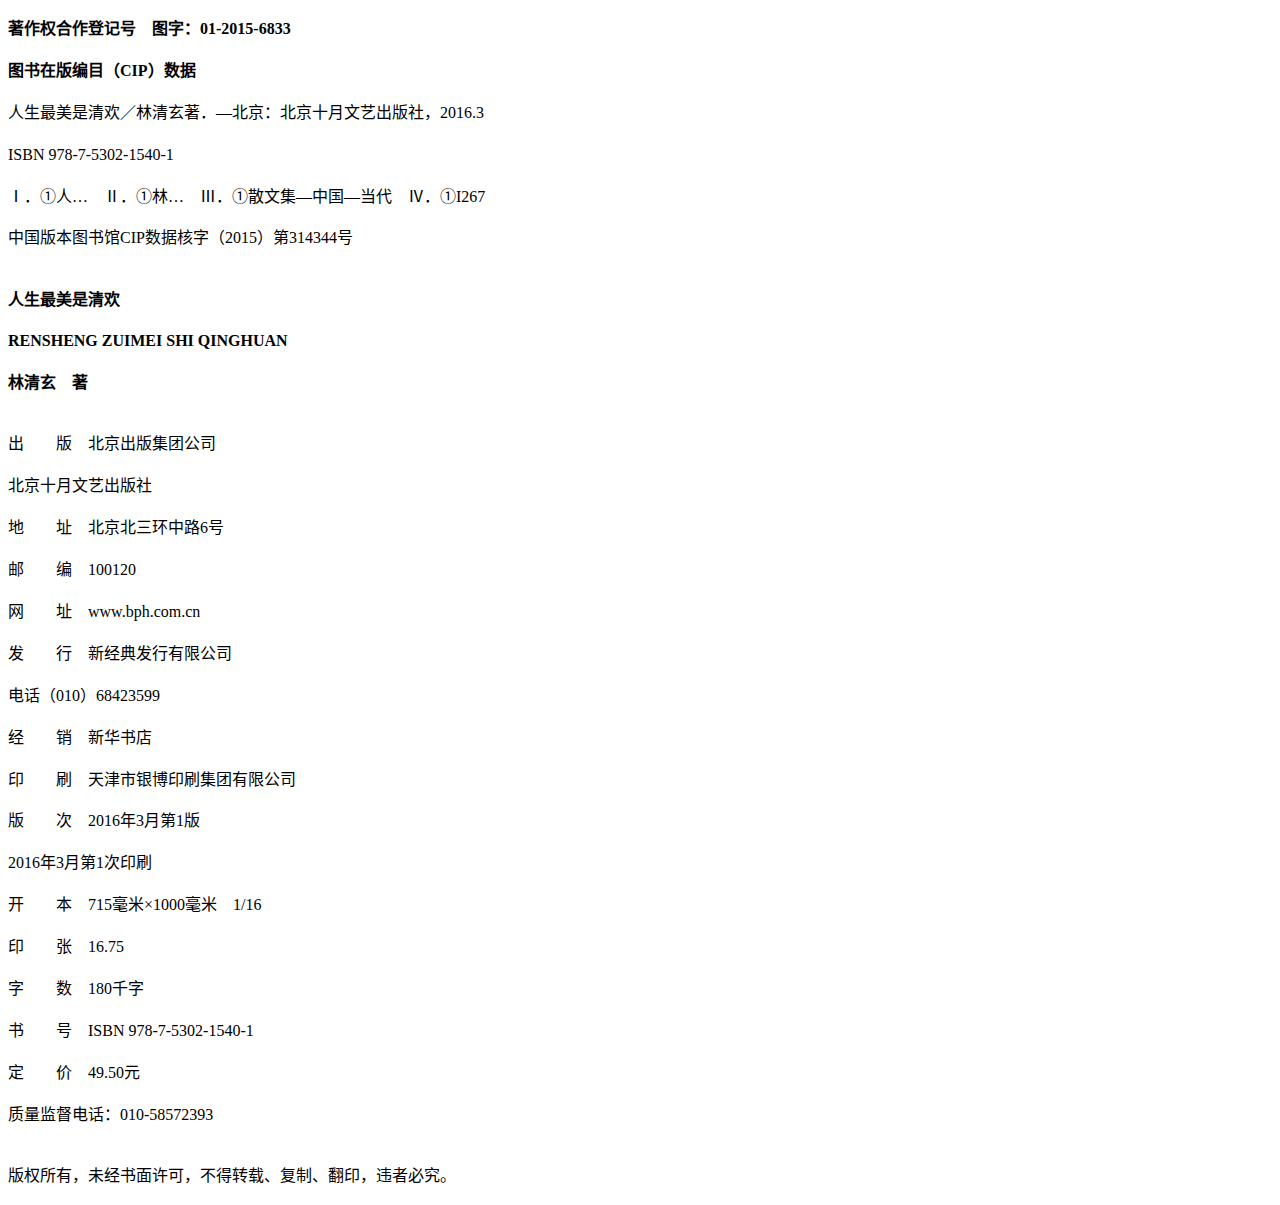
<file: 林清玄/人生最美是清欢.epub/OEBPS/text00001.html>
<!DOCTYPE html PUBLIC "-//W3C//DTD XHTML 1.0 Strict//EN" "http://www.w3.org/TR/xhtml1/DTD/xhtml1-strict.dtd"><html xmlns="http://www.w3.org/1999/xhtml" xml:lang="zh-CN" lang="zh-CN">
<head><meta http-equiv="Content-Type" content="text/html; charset=utf-8" />
<link rel="stylesheet" type="text/css" href="flow0001.css" />
<title>版权信息</title>
</head>
<body>
<p class="kindle-cn-copyright-text kindle-cn-bold">著作权合作登记号　图字：01-2015-6833</p>
<p class="kindle-cn-copyright-text kindle-cn-bold">图书在版编目（CIP）数据</p>
<p class="kindle-cn-copyright-text">人生最美是清欢／林清玄著．—北京：北京十月文艺出版社，2016.3</p>
<p class="kindle-cn-copyright-text">ISBN 978-7-5302-1540-1</p>
<p class="kindle-cn-copyright-text">Ⅰ．①人…　Ⅱ．①林…　Ⅲ．①散文集—中国—当代　Ⅳ．①I267</p>
<p class="kindle-cn-copyright-text">中国版本图书馆CIP数据核字（2015）第314344号</p>
<div class="empty"></div>
<p class="kindle-cn-copyright-text kindle-cn-bold">人生最美是清欢</p>
<p class="kindle-cn-copyright-text kindle-cn-bold">RENSHENG ZUIMEI SHI QINGHUAN</p>
<p class="kindle-cn-copyright-text kindle-cn-bold">林清玄　著</p>
<div class="empty"></div>
<p class="kindle-cn-copyright-text">出　　版　北京出版集团公司</p>
<p class="kindle-cn-copyright-text">北京十月文艺出版社</p>
<p class="kindle-cn-copyright-text">地　　址　北京北三环中路6号</p>
<p class="kindle-cn-copyright-text">邮　　编　100120</p>
<p class="kindle-cn-copyright-text">网　　址　www.bph.com.cn</p>
<p class="kindle-cn-copyright-text">发　　行　新经典发行有限公司</p>
<p class="kindle-cn-copyright-text">电话（010）68423599</p>
<p class="kindle-cn-copyright-text">经　　销　新华书店</p>
<p class="kindle-cn-copyright-text">印　　刷　天津市银博印刷集团有限公司</p>
<p class="kindle-cn-copyright-text">版　　次　2016年3月第1版</p>
<p class="kindle-cn-copyright-text">2016年3月第1次印刷</p>
<p class="kindle-cn-copyright-text">开　　本　715毫米×1000毫米　1/16</p>
<p class="kindle-cn-copyright-text">印　　张　16.75</p>
<p class="kindle-cn-copyright-text">字　　数　180千字</p>
<p class="kindle-cn-copyright-text">书　　号　ISBN 978-7-5302-1540-1</p>
<p class="kindle-cn-copyright-text">定　　价　49.50元</p>
<p class="kindle-cn-copyright-text">质量监督电话：010-58572393</p>
<div class="empty"></div>
<p class="kindle-cn-copyright-text">版权所有，未经书面许可，不得转载、复制、翻印，违者必究。</p>
</body>
</html>
</file>
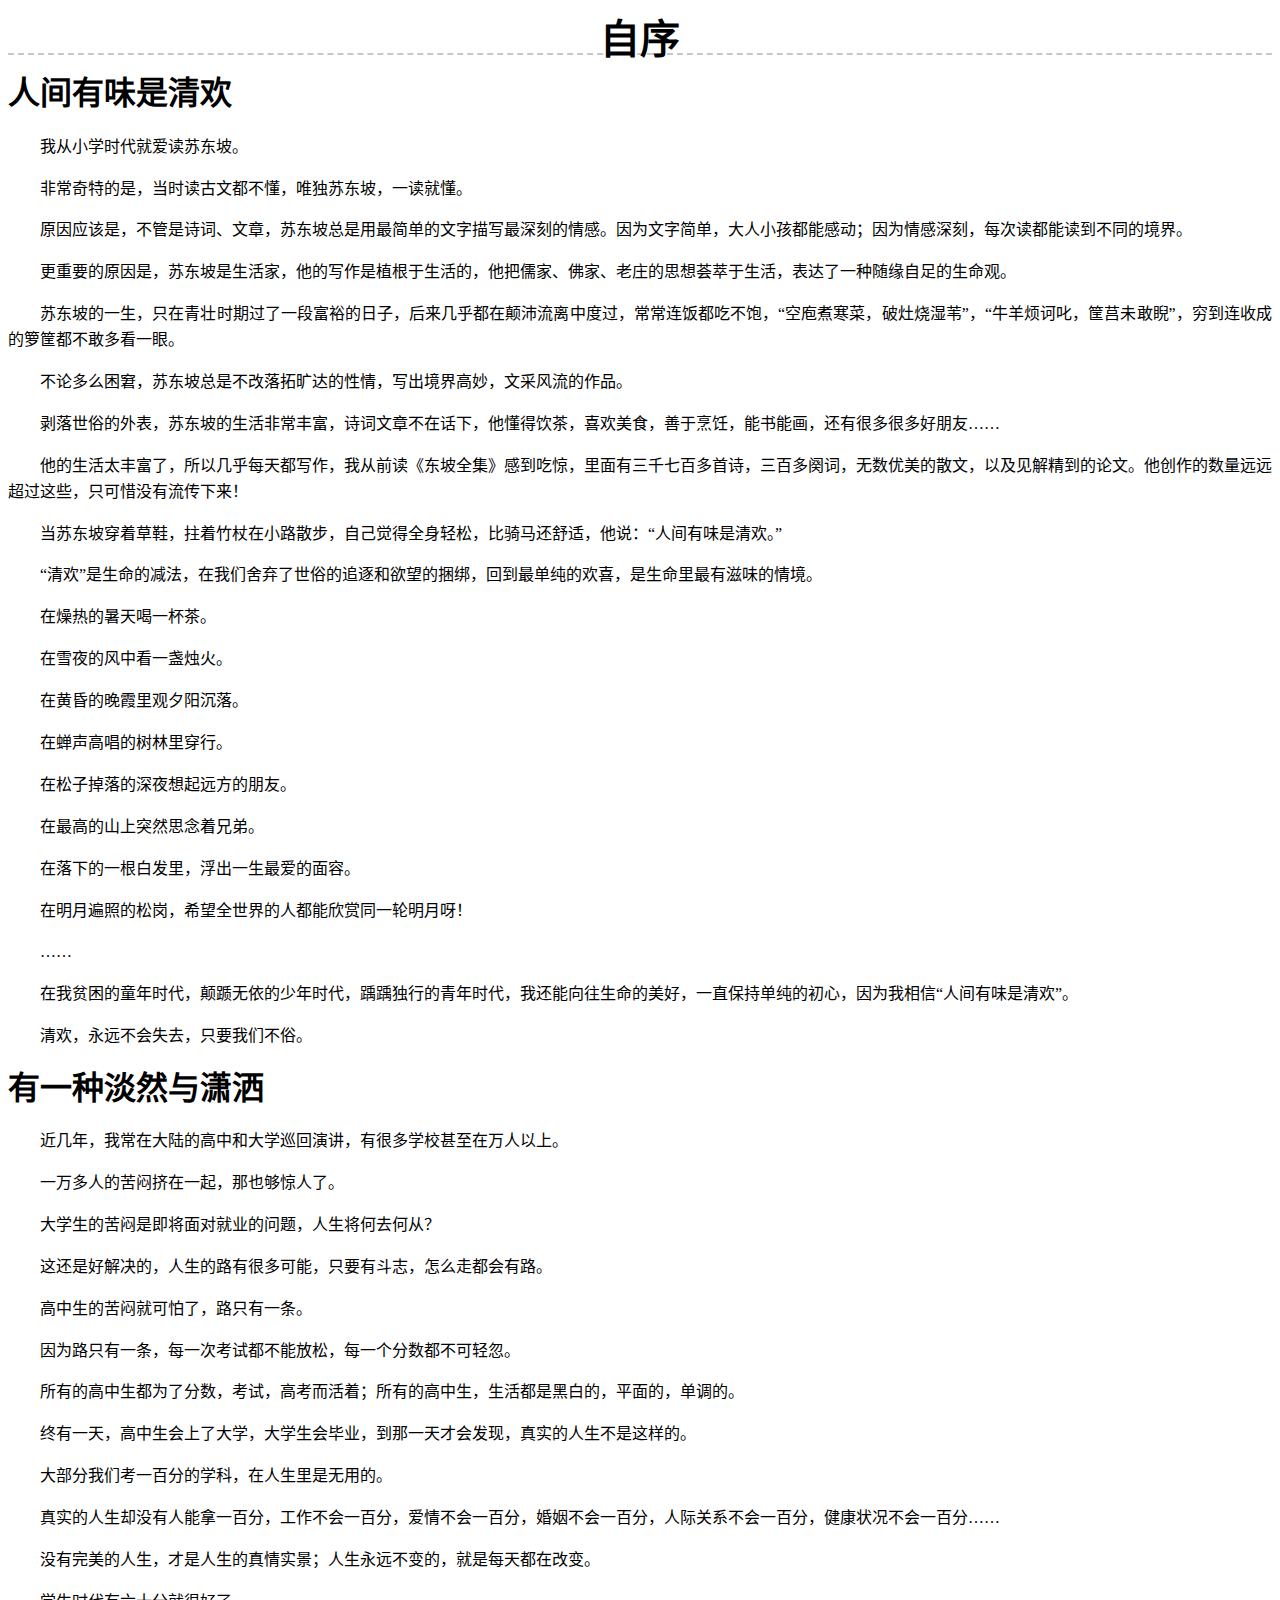
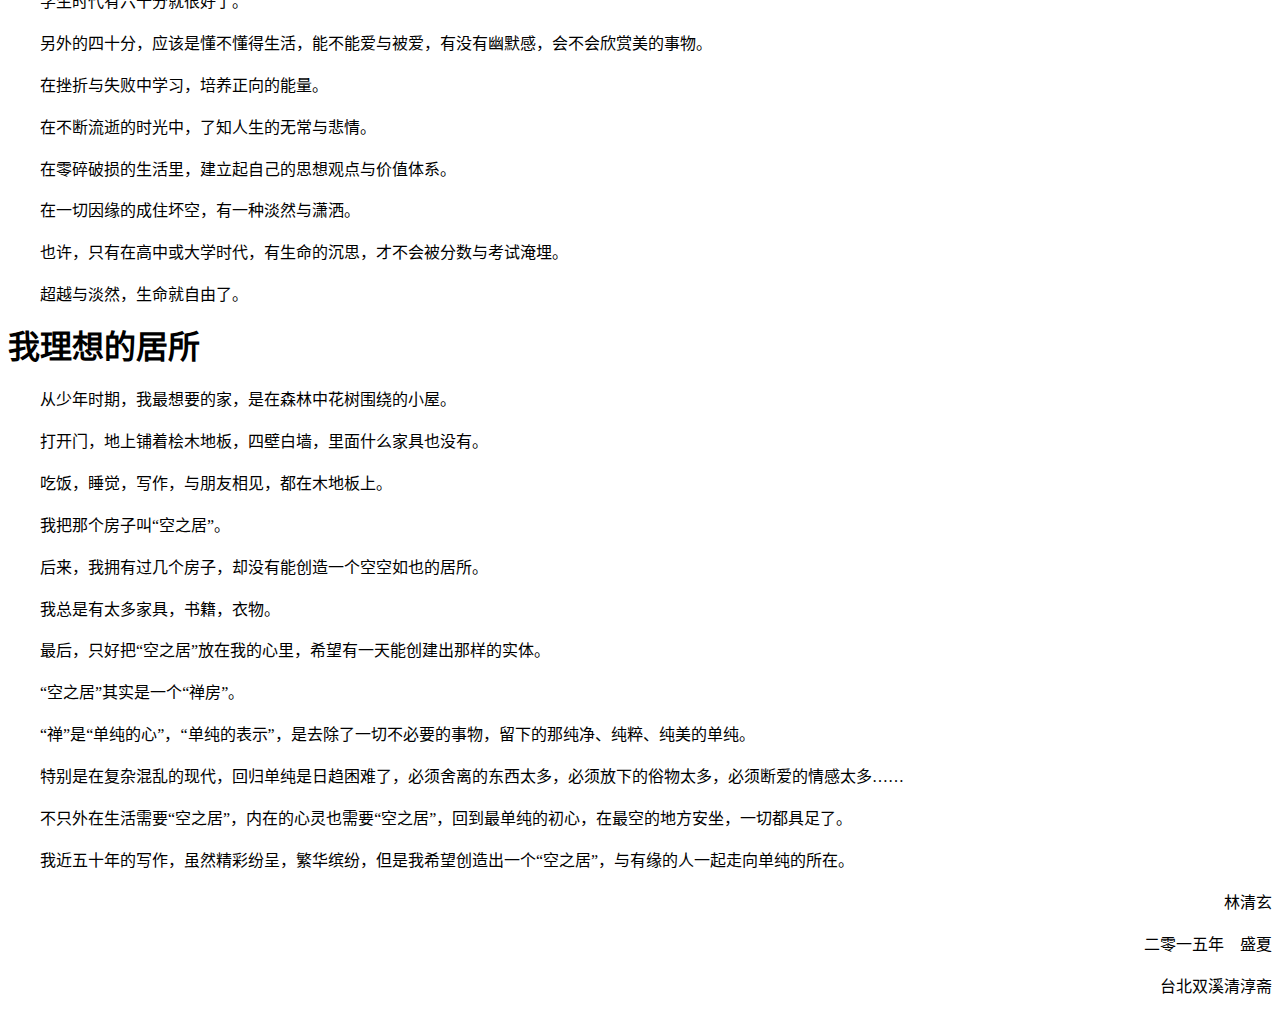
<file: 林清玄/人生最美是清欢.epub/OEBPS/text00002.html>
<!DOCTYPE html PUBLIC "-//W3C//DTD XHTML 1.0 Strict//EN" "http://www.w3.org/TR/xhtml1/DTD/xhtml1-strict.dtd"><html xmlns="http://www.w3.org/1999/xhtml" xml:lang="zh-CN" lang="zh-CN">
<head><meta http-equiv="Content-Type" content="text/html; charset=utf-8" />
<link rel="stylesheet" type="text/css" href="flow0001.css" />
<title>自序</title>
</head>
<body><div></div>
<h1 class="kindle-cn-heading-2">自序</h1>
<h2 class="kindle-cn-heading2">人间有味是清欢</h2>
<p>我从小学时代就爱读苏东坡。</p>
<p>非常奇特的是，当时读古文都不懂，唯独苏东坡，一读就懂。</p>
<p>原因应该是，不管是诗词、文章，苏东坡总是用最简单的文字描写最深刻的情感。因为文字简单，大人小孩都能感动；因为情感深刻，每次读都能读到不同的境界。</p>
<p>更重要的原因是，苏东坡是生活家，他的写作是植根于生活的，他把儒家、佛家、老庄的思想荟萃于生活，表达了一种随缘自足的生命观。</p>
<p>苏东坡的一生，只在青壮时期过了一段富裕的日子，后来几乎都在颠沛流离中度过，常常连饭都吃不饱，“空庖煮寒菜，破灶烧湿苇”，“牛羊烦诃叱，筐莒未敢睨”，穷到连收成的箩筐都不敢多看一眼。</p>
<p>不论多么困窘，苏东坡总是不改落拓旷达的性情，写出境界高妙，文采风流的作品。</p>
<p>剥落世俗的外表，苏东坡的生活非常丰富，诗词文章不在话下，他懂得饮茶，喜欢美食，善于烹饪，能书能画，还有很多很多好朋友……</p>
<p>他的生活太丰富了，所以几乎每天都写作，我从前读《东坡全集》感到吃惊，里面有三千七百多首诗，三百多阕词，无数优美的散文，以及见解精到的论文。他创作的数量远远超过这些，只可惜没有流传下来！</p>
<p>当苏东坡穿着草鞋，拄着竹杖在小路散步，自己觉得全身轻松，比骑马还舒适，他说：“人间有味是清欢。”</p>
<p>“清欢”是生命的减法，在我们舍弃了世俗的追逐和欲望的捆绑，回到最单纯的欢喜，是生命里最有滋味的情境。</p>
<p>在燥热的暑天喝一杯茶。</p>
<p>在雪夜的风中看一盏烛火。</p>
<p>在黄昏的晚霞里观夕阳沉落。</p>
<p>在蝉声高唱的树林里穿行。</p>
<p>在松子掉落的深夜想起远方的朋友。</p>
<p>在最高的山上突然思念着兄弟。</p>
<p>在落下的一根白发里，浮出一生最爱的面容。</p>
<p>在明月遍照的松岗，希望全世界的人都能欣赏同一轮明月呀！</p>
<p>……</p>
<p>在我贫困的童年时代，颠踬无依的少年时代，踽踽独行的青年时代，我还能向往生命的美好，一直保持单纯的初心，因为我相信“人间有味是清欢”。</p>
<p>清欢，永远不会失去，只要我们不俗。</p>
<p class="page-break"></p>
<div></div>
<h2 class="kindle-cn-heading2">有一种淡然与潇洒</h2>
<p>近几年，我常在大陆的高中和大学巡回演讲，有很多学校甚至在万人以上。</p>
<p>一万多人的苦闷挤在一起，那也够惊人了。</p>
<p>大学生的苦闷是即将面对就业的问题，人生将何去何从？</p>
<p>这还是好解决的，人生的路有很多可能，只要有斗志，怎么走都会有路。</p>
<p>高中生的苦闷就可怕了，路只有一条。</p>
<p>因为路只有一条，每一次考试都不能放松，每一个分数都不可轻忽。</p>
<p>所有的高中生都为了分数，考试，高考而活着；所有的高中生，生活都是黑白的，平面的，单调的。</p>
<p>终有一天，高中生会上了大学，大学生会毕业，到那一天才会发现，真实的人生不是这样的。</p>
<p>大部分我们考一百分的学科，在人生里是无用的。</p>
<p>真实的人生却没有人能拿一百分，工作不会一百分，爱情不会一百分，婚姻不会一百分，人际关系不会一百分，健康状况不会一百分……</p>
<p>没有完美的人生，才是人生的真情实景；人生永远不变的，就是每天都在改变。</p>
<p>学生时代有六十分就很好了。</p>
<p>另外的四十分，应该是懂不懂得生活，能不能爱与被爱，有没有幽默感，会不会欣赏美的事物。</p>
<p>在挫折与失败中学习，培养正向的能量。</p>
<p>在不断流逝的时光中，了知人生的无常与悲情。</p>
<p>在零碎破损的生活里，建立起自己的思想观点与价值体系。</p>
<p>在一切因缘的成住坏空，有一种淡然与潇洒。</p>
<p>也许，只有在高中或大学时代，有生命的沉思，才不会被分数与考试淹埋。</p>
<p>超越与淡然，生命就自由了。</p>
<p class="page-break"></p>
<div></div>
<h2 class="kindle-cn-heading2">我理想的居所</h2>
<p>从少年时期，我最想要的家，是在森林中花树围绕的小屋。</p>
<p>打开门，地上铺着桧木地板，四壁白墙，里面什么家具也没有。</p>
<p>吃饭，睡觉，写作，与朋友相见，都在木地板上。</p>
<p>我把那个房子叫“空之居”。</p>
<p>后来，我拥有过几个房子，却没有能创造一个空空如也的居所。</p>
<p>我总是有太多家具，书籍，衣物。</p>
<p>最后，只好把“空之居”放在我的心里，希望有一天能创建出那样的实体。</p>
<p>“空之居”其实是一个“禅房”。</p>
<p>“禅”是“单纯的心”，“单纯的表示”，是去除了一切不必要的事物，留下的那纯净、纯粹、纯美的单纯。</p>
<p>特别是在复杂混乱的现代，回归单纯是日趋困难了，必须舍离的东西太多，必须放下的俗物太多，必须断爱的情感太多……</p>
<p>不只外在生活需要“空之居”，内在的心灵也需要“空之居”，回到最单纯的初心，在最空的地方安坐，一切都具足了。</p>
<p>我近五十年的写作，虽然精彩纷呈，繁华缤纷，但是我希望创造出一个“空之居”，与有缘的人一起走向单纯的所在。</p>
<p class="kindle-cn-signature kindle-cn-kai">林清玄</p>
<p class="kindle-cn-signature kindle-cn-kai">二零一五年　盛夏</p>
<p class="kindle-cn-signature kindle-cn-kai">台北双溪清淳斋</p>
</body>
</html>
</file>
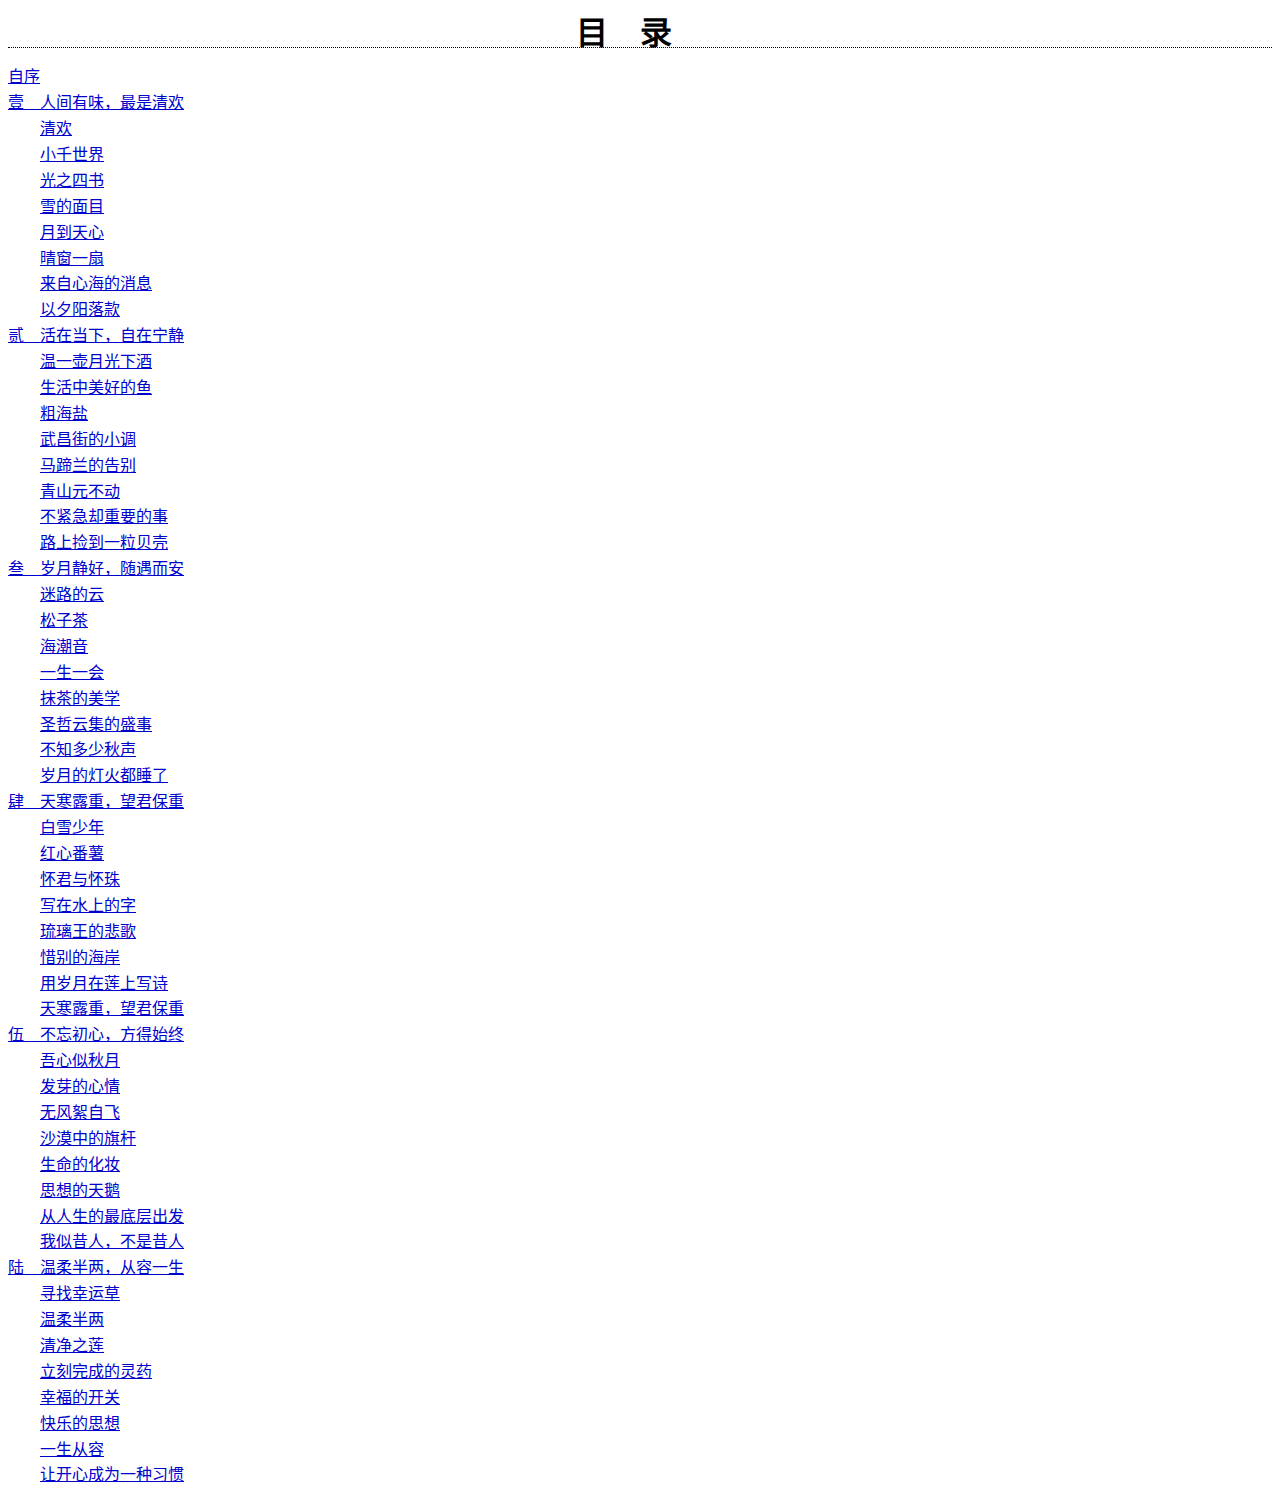
<file: 林清玄/人生最美是清欢.epub/OEBPS/text00003.html>
<!DOCTYPE html PUBLIC "-//W3C//DTD XHTML 1.0 Strict//EN" "http://www.w3.org/TR/xhtml1/DTD/xhtml1-strict.dtd"><html xmlns="http://www.w3.org/1999/xhtml" xml:lang="zh-CN" lang="zh-CN">
<head><meta http-equiv="Content-Type" content="text/html; charset=utf-8" />
<link rel="stylesheet" type="text/css" href="flow0002.css" />
<title>Table of Contents</title>
</head>
<body>
<h1 class="kindle-cn-toc-title">目录</h1>
<div class="kindle-cn-toc-level-1">
<a href="text00002.html">自序</a>
</div>
<div class="kindle-cn-toc-level-1">
<a href="text00005.html#sec001">壹　人间有味，最是清欢</a>
<div class="kindle-cn-toc-level-2">
<a href="text00005.html#sec001">清欢</a>
</div>
<div class="kindle-cn-toc-level-2">
<a href="text00005.html#sec002">小千世界</a>
</div>
<div class="kindle-cn-toc-level-2">
<a href="text00005.html#sec003">光之四书</a>
</div>
<div class="kindle-cn-toc-level-2">
<a href="text00005.html#sec004">雪的面目</a>
</div>
<div class="kindle-cn-toc-level-2">
<a href="text00005.html#sec005">月到天心</a>
</div>
<div class="kindle-cn-toc-level-2">
<a href="text00005.html#sec006">晴窗一扇</a>
</div>
<div class="kindle-cn-toc-level-2">
<a href="text00005.html#sec007">来自心海的消息</a>
</div>
<div class="kindle-cn-toc-level-2">
<a href="text00005.html#sec008">以夕阳落款</a>
</div>
</div>
<div class="kindle-cn-toc-level-1">
<a href="text00006.html#sec001">贰　活在当下，自在宁静</a>
<div class="kindle-cn-toc-level-2">
<a href="text00006.html#sec001">温一壶月光下酒</a>
</div>
<div class="kindle-cn-toc-level-2">
<a href="text00006.html#sec002">生活中美好的鱼</a>
</div>
<div class="kindle-cn-toc-level-2">
<a href="text00006.html#sec003">粗海盐</a>
</div>
<div class="kindle-cn-toc-level-2">
<a href="text00006.html#sec004">武昌街的小调</a>
</div>
<div class="kindle-cn-toc-level-2">
<a href="text00006.html#sec005">马蹄兰的告别</a>
</div>
<div class="kindle-cn-toc-level-2">
<a href="text00006.html#sec006">青山元不动</a>
</div>
<div class="kindle-cn-toc-level-2">
<a href="text00006.html#sec007">不紧急却重要的事</a>
</div>
<div class="kindle-cn-toc-level-2">
<a href="text00006.html#sec008">路上捡到一粒贝壳</a>
</div>
</div>
<div class="kindle-cn-toc-level-1">
<a href="text00007.html#sec001">叁　岁月静好，随遇而安</a>
<div class="kindle-cn-toc-level-2">
<a href="text00007.html#sec001">迷路的云</a>
</div>
<div class="kindle-cn-toc-level-2">
<a href="text00007.html#sec002">松子茶</a>
</div>
<div class="kindle-cn-toc-level-2">
<a href="text00007.html#sec003">海潮音</a>
</div>
<div class="kindle-cn-toc-level-2">
<a href="text00007.html#sec004">一生一会</a>
</div>
<div class="kindle-cn-toc-level-2">
<a href="text00007.html#sec005">抹茶的美学</a>
</div>
<div class="kindle-cn-toc-level-2">
<a href="text00007.html#sec006">圣哲云集的盛事</a>
</div>
<div class="kindle-cn-toc-level-2">
<a href="text00007.html#sec007">不知多少秋声</a>
</div>
<div class="kindle-cn-toc-level-2">
<a href="text00007.html#sec008">岁月的灯火都睡了</a>
</div>
</div>
<div class="kindle-cn-toc-level-1">
<a href="text00008.html#sec001">肆　天寒露重，望君保重</a>
<div class="kindle-cn-toc-level-2">
<a href="text00008.html#sec001">白雪少年</a>
</div>
<div class="kindle-cn-toc-level-2">
<a href="text00008.html#sec002">红心番薯</a>
</div>
<div class="kindle-cn-toc-level-2">
<a href="text00008.html#sec003">怀君与怀珠</a>
</div>
<div class="kindle-cn-toc-level-2">
<a href="text00008.html#sec004">写在水上的字</a>
</div>
<div class="kindle-cn-toc-level-2">
<a href="text00008.html#sec005">琉璃王的悲歌</a>
</div>
<div class="kindle-cn-toc-level-2">
<a href="text00008.html#sec006">惜别的海岸</a>
</div>
<div class="kindle-cn-toc-level-2">
<a href="text00008.html#sec007">用岁月在莲上写诗</a>
</div>
<div class="kindle-cn-toc-level-2">
<a href="text00008.html#sec008">天寒露重，望君保重</a>
</div>
</div>
<div class="kindle-cn-toc-level-1">
<a href="text00009.html#sec001">伍　不忘初心，方得始终</a>
<div class="kindle-cn-toc-level-2">
<a href="text00009.html#sec001">吾心似秋月</a>
</div>
<div class="kindle-cn-toc-level-2">
<a href="text00009.html#sec002">发芽的心情</a>
</div>
<div class="kindle-cn-toc-level-2">
<a href="text00009.html#sec003">无风絮自飞</a>
</div>
<div class="kindle-cn-toc-level-2">
<a href="text00009.html#sec004">沙漠中的旗杆</a>
</div>
<div class="kindle-cn-toc-level-2">
<a href="text00009.html#sec005">生命的化妆</a>
</div>
<div class="kindle-cn-toc-level-2">
<a href="text00009.html#sec006">思想的天鹅</a>
</div>
<div class="kindle-cn-toc-level-2">
<a href="text00009.html#sec007">从人生的最底层出发</a>
</div>
<div class="kindle-cn-toc-level-2">
<a href="text00009.html#sec008">我似昔人，不是昔人</a>
</div>
</div>
<div class="kindle-cn-toc-level-1">
<a href="text00010.html#sec001">陆　温柔半两，从容一生</a>
<div class="kindle-cn-toc-level-2">
<a href="text00010.html#sec001">寻找幸运草</a>
</div>
<div class="kindle-cn-toc-level-2">
<a href="text00010.html#sec002">温柔半两</a>
</div>
<div class="kindle-cn-toc-level-2">
<a href="text00010.html#sec003">清净之莲</a>
</div>
<div class="kindle-cn-toc-level-2">
<a href="text00010.html#sec004">立刻完成的灵药</a>
</div>
<div class="kindle-cn-toc-level-2">
<a href="text00010.html#sec005">幸福的开关</a>
</div>
<div class="kindle-cn-toc-level-2">
<a href="text00010.html#sec006">快乐的思想</a>
</div>
<div class="kindle-cn-toc-level-2">
<a href="text00010.html#sec007">一生从容</a>
</div>
<div class="kindle-cn-toc-level-2">
<a href="text00010.html#sec008">让开心成为一种习惯</a>
</div>
</div>
</body>
</html>
</file>
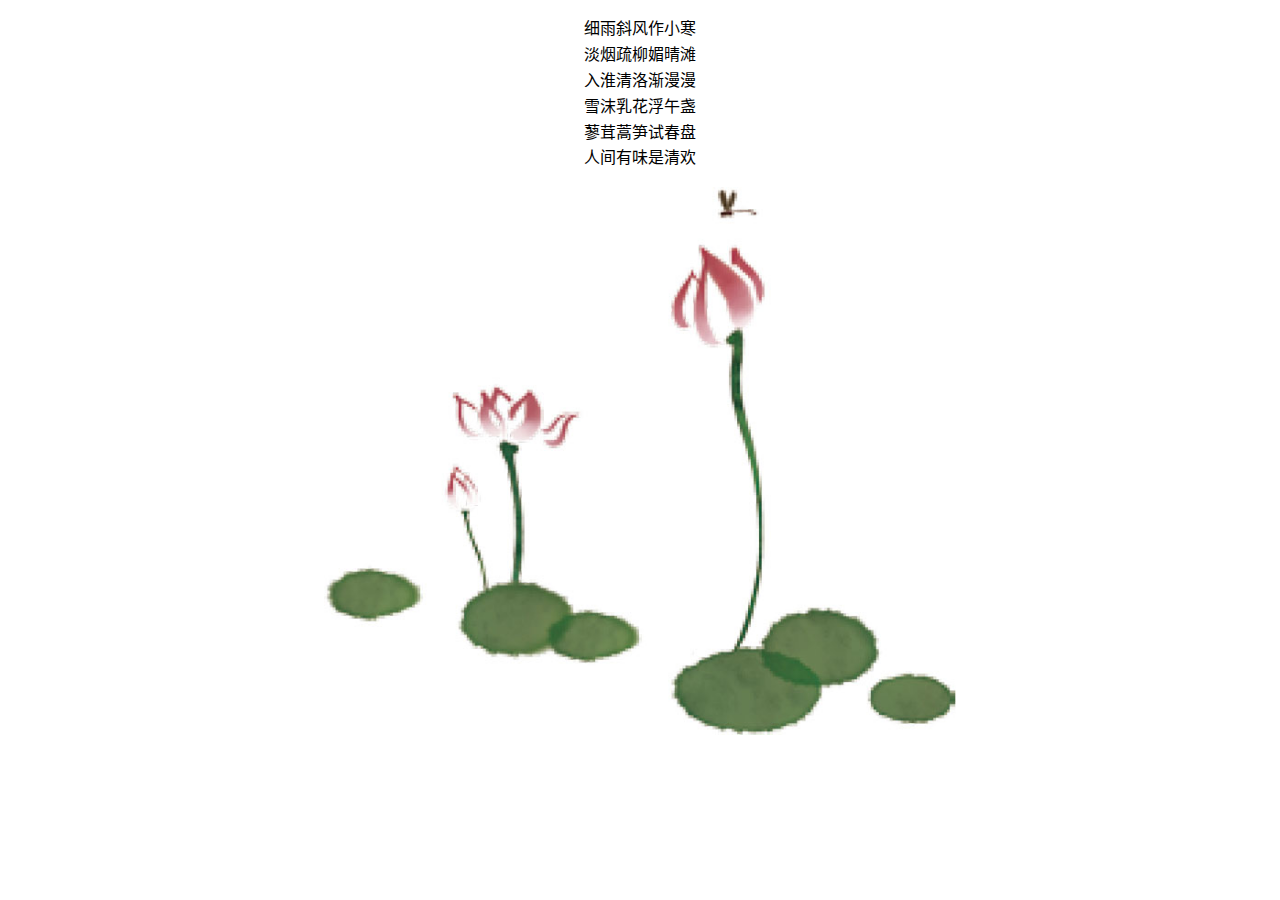
<file: 林清玄/人生最美是清欢.epub/OEBPS/text00004.html>
<!DOCTYPE html PUBLIC "-//W3C//DTD XHTML 1.0 Strict//EN" "http://www.w3.org/TR/xhtml1/DTD/xhtml1-strict.dtd"><html xmlns="http://www.w3.org/1999/xhtml" xml:lang="zh-CN" lang="zh-CN">
<head><meta http-equiv="Content-Type" content="text/html; charset=utf-8" />
<link rel="stylesheet" type="text/css" href="flow0001.css" />
<title></title>
</head>
<body>
<p class="kindle-cn-poem-center">细雨斜风作小寒<br/>
淡烟疏柳媚晴滩<br/>
入淮清洛渐漫漫<br/>
雪沫乳花浮午盏<br/>
蓼茸蒿笋试春盘<br/>
人间有味是清欢</p>
<div class="kindle-cn-bodycontent-div-alone100"><img class="kindle-cn-bodycontent-image-alone50" alt="" src="Image00003.jpg" />
</div>
</body>
</html>
</file>
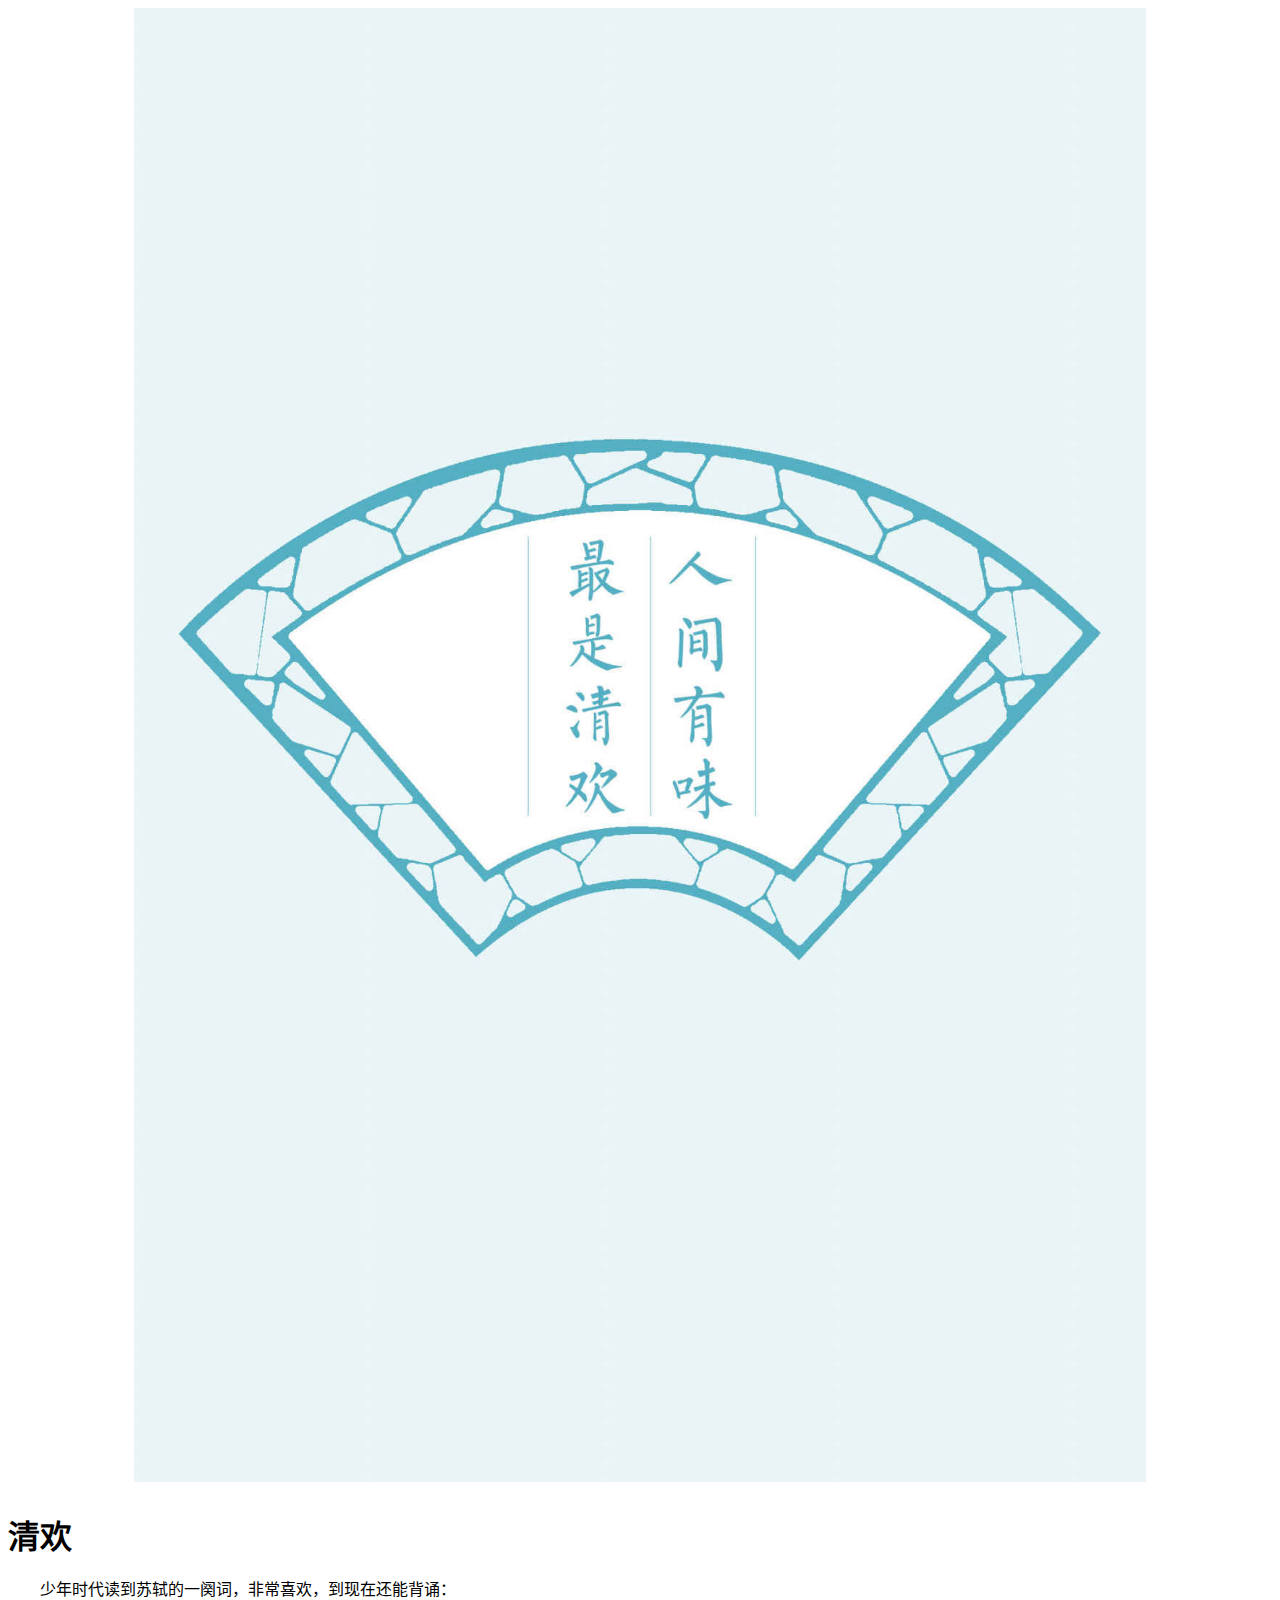
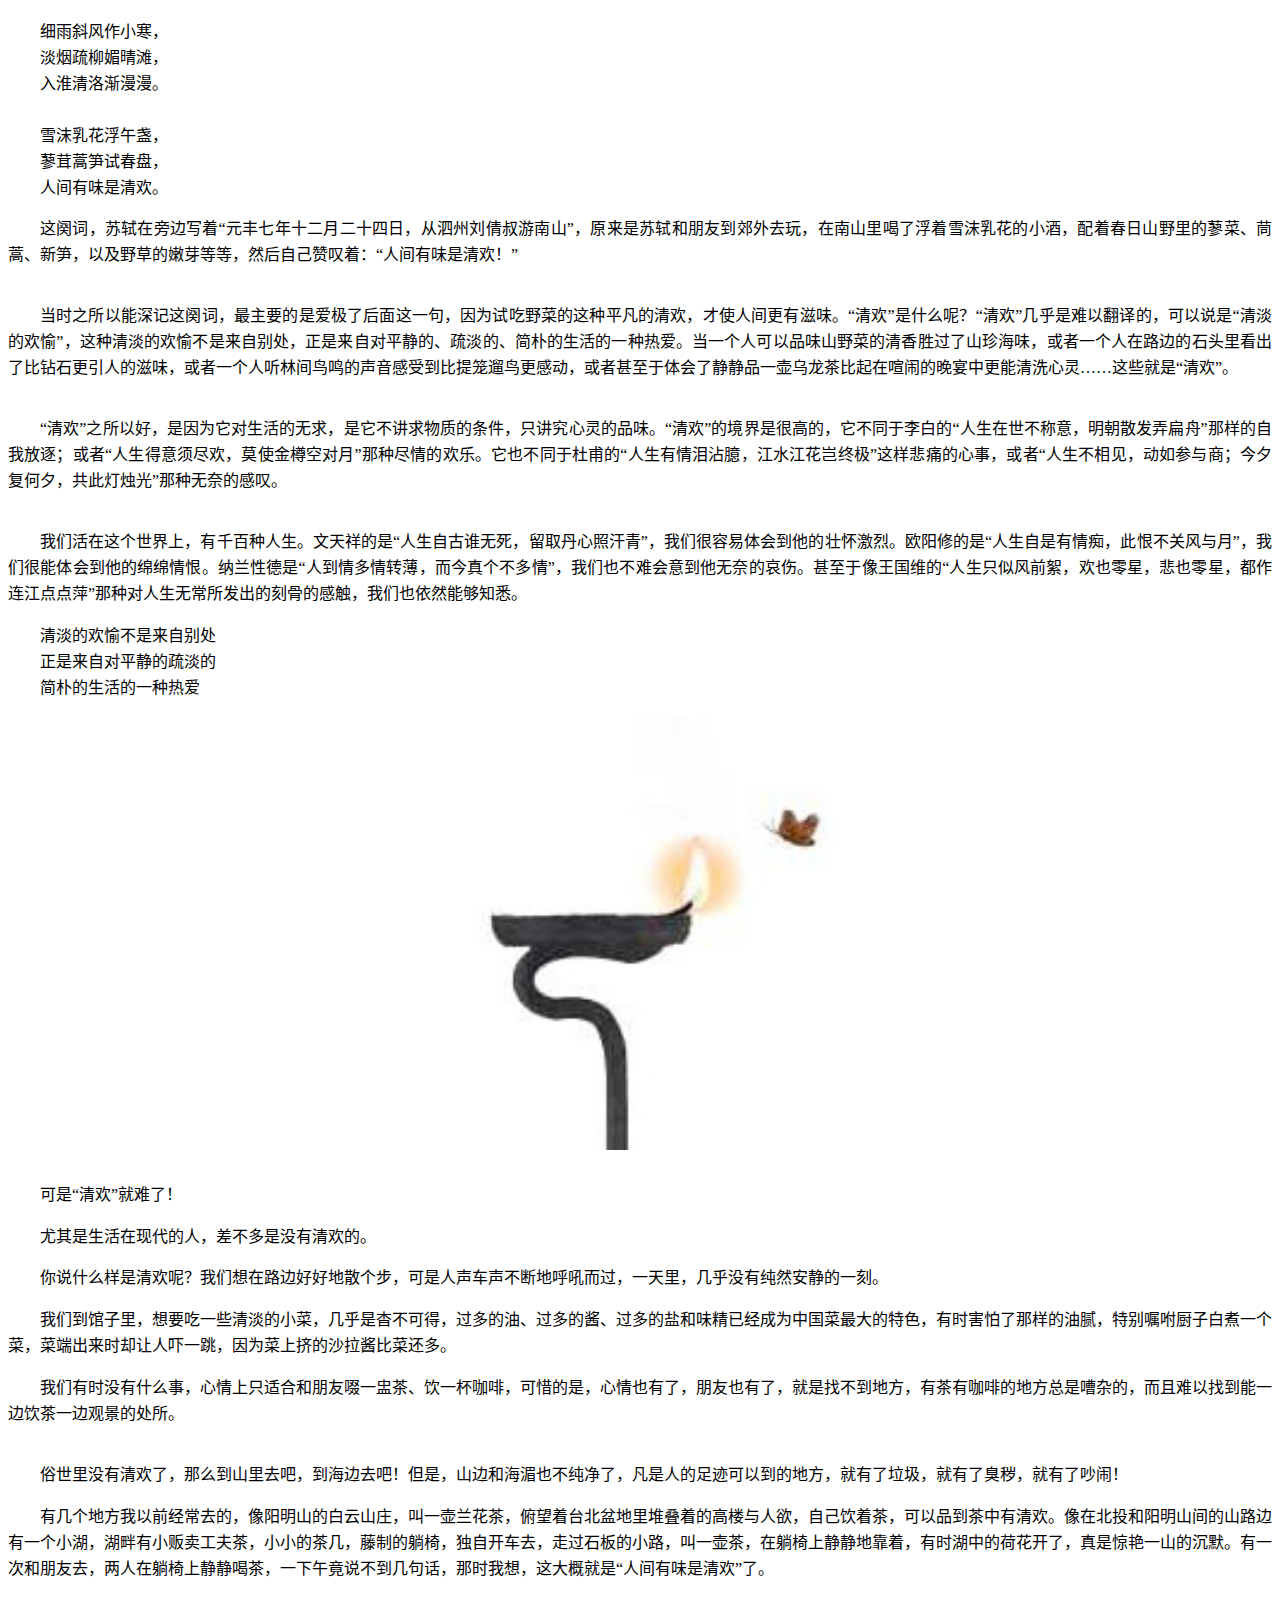
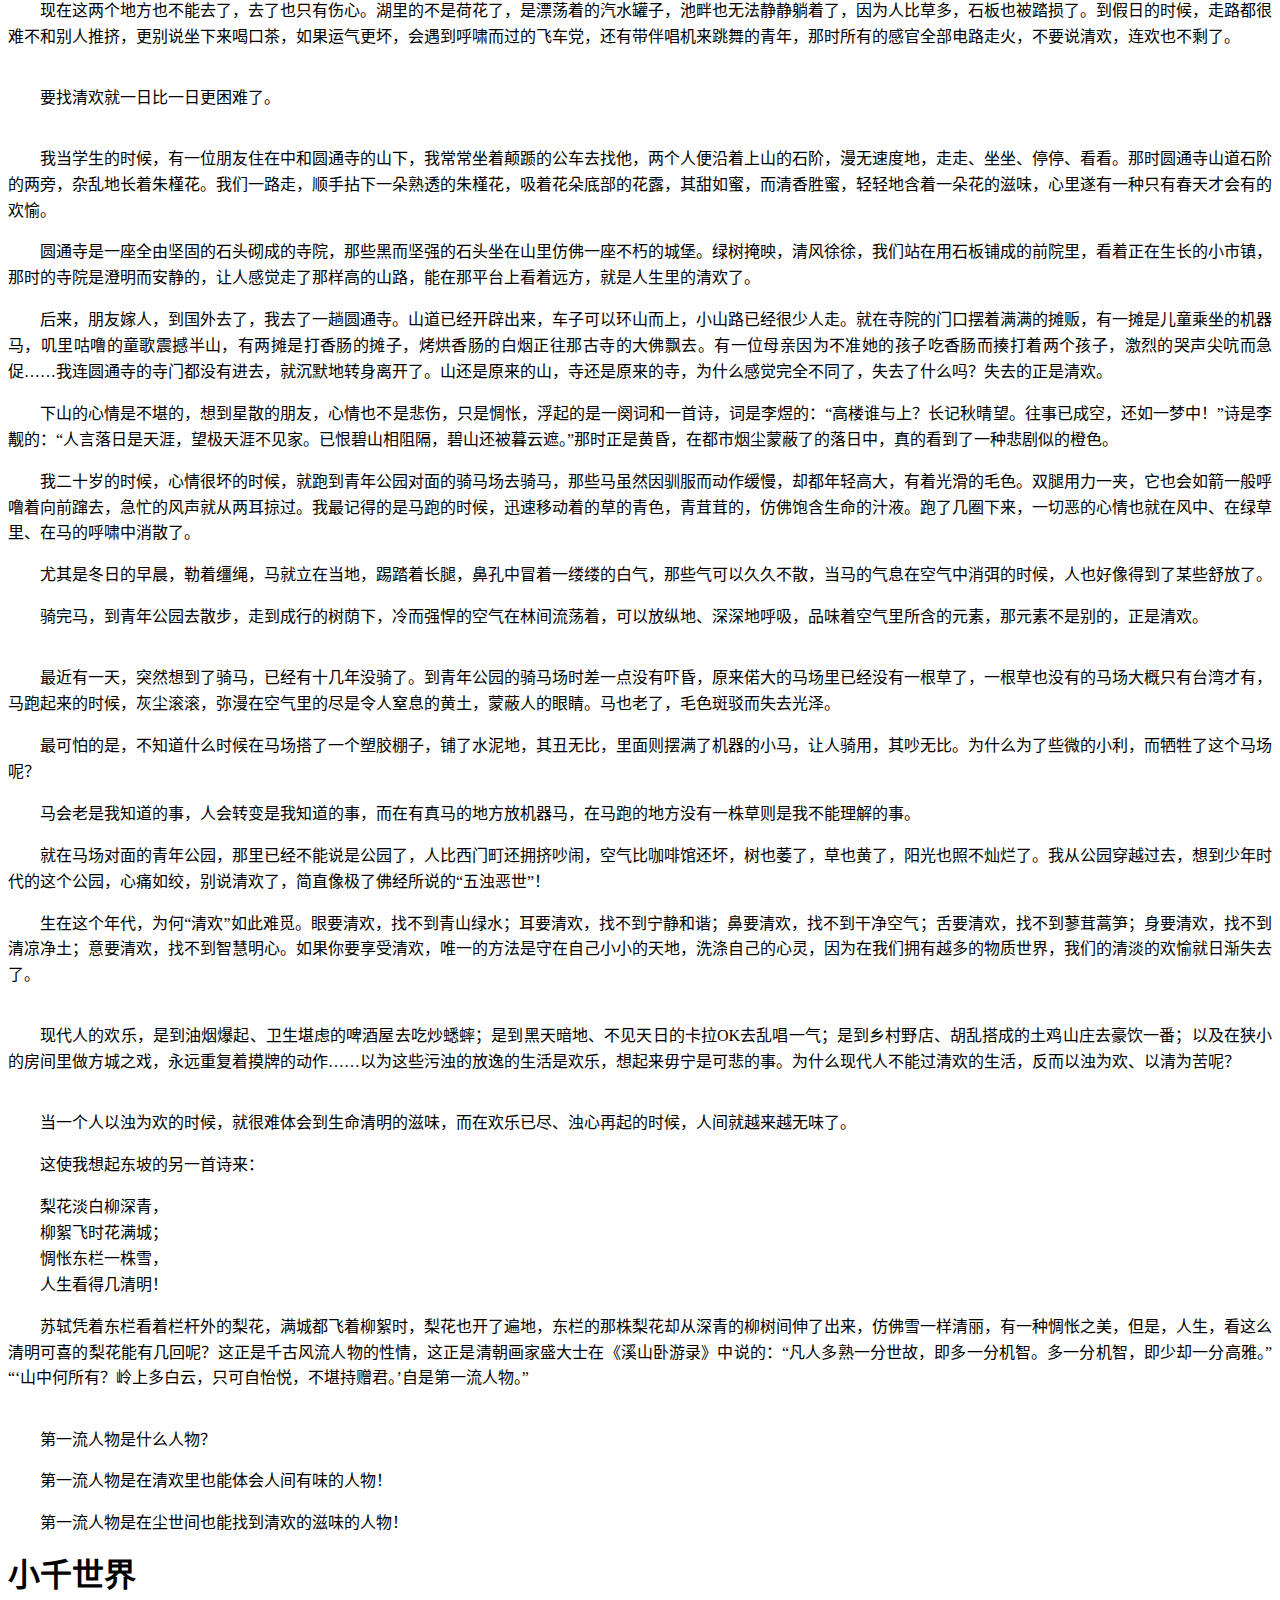
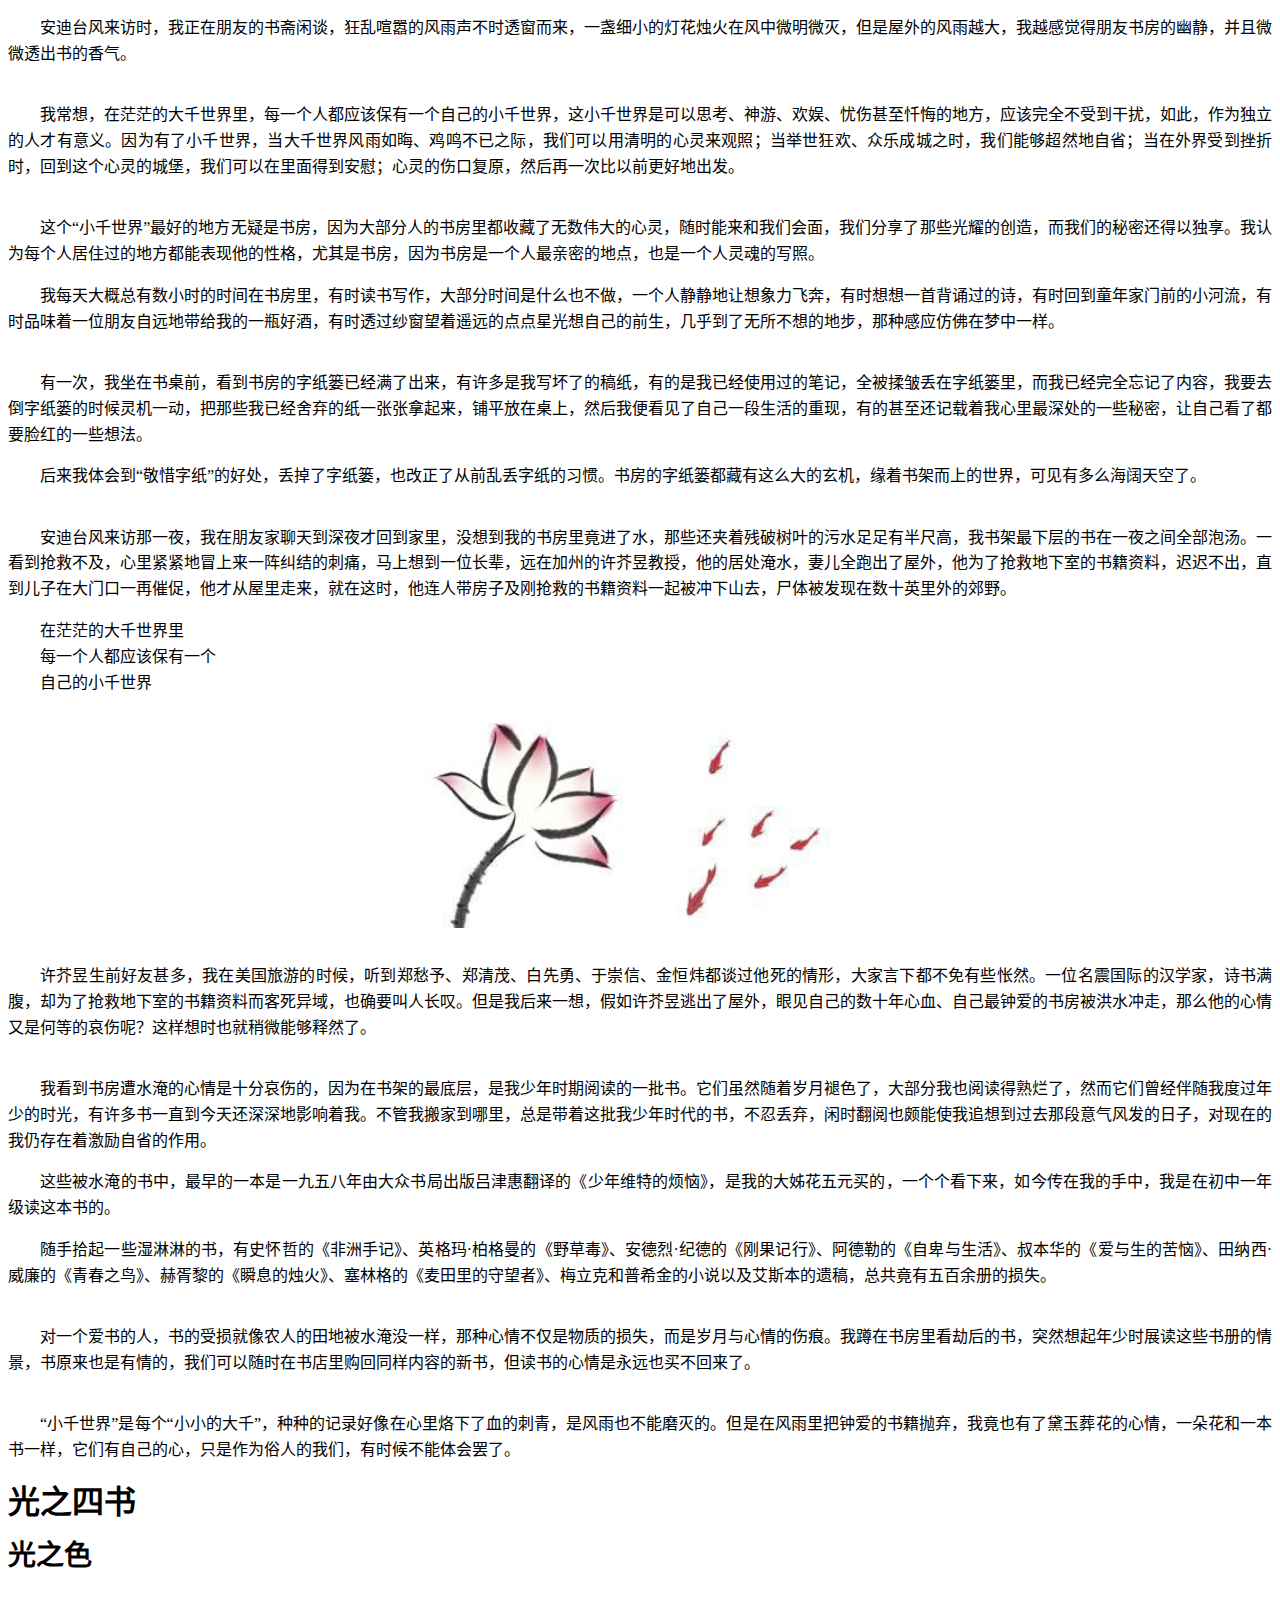
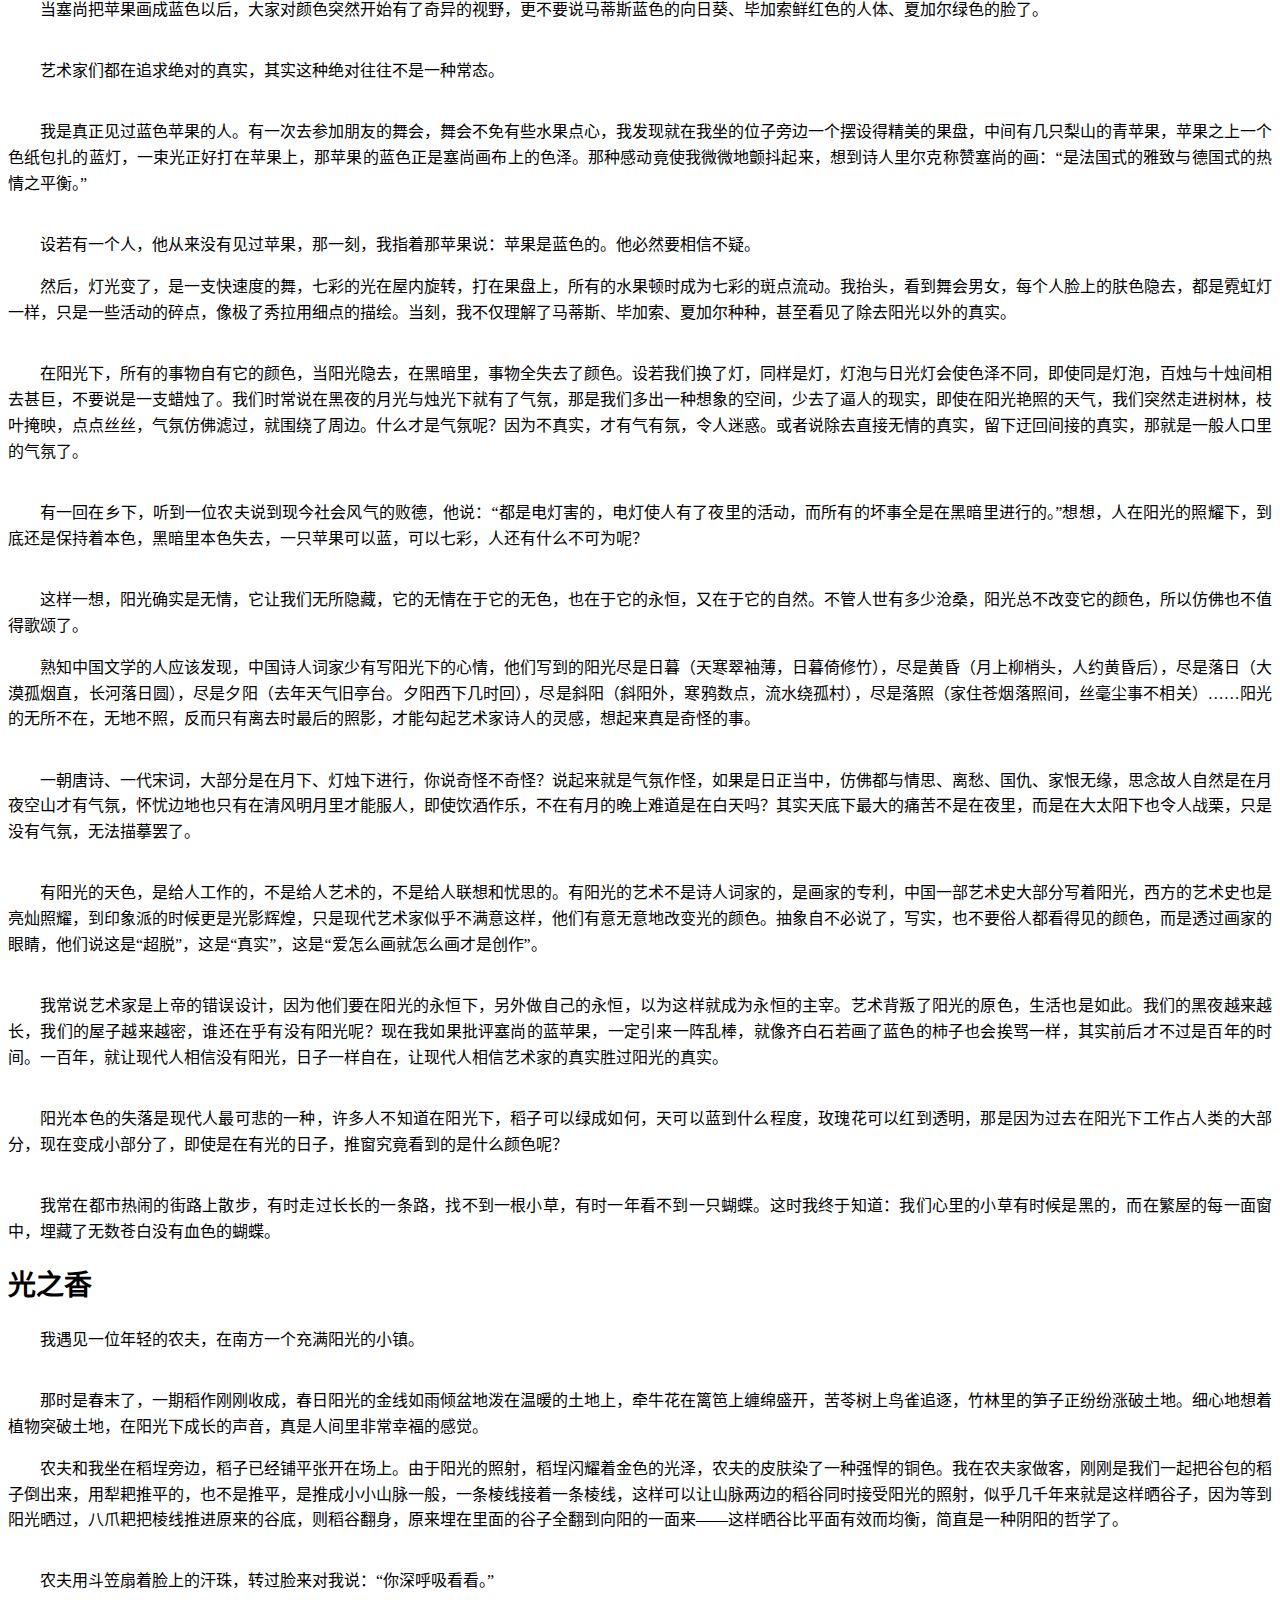
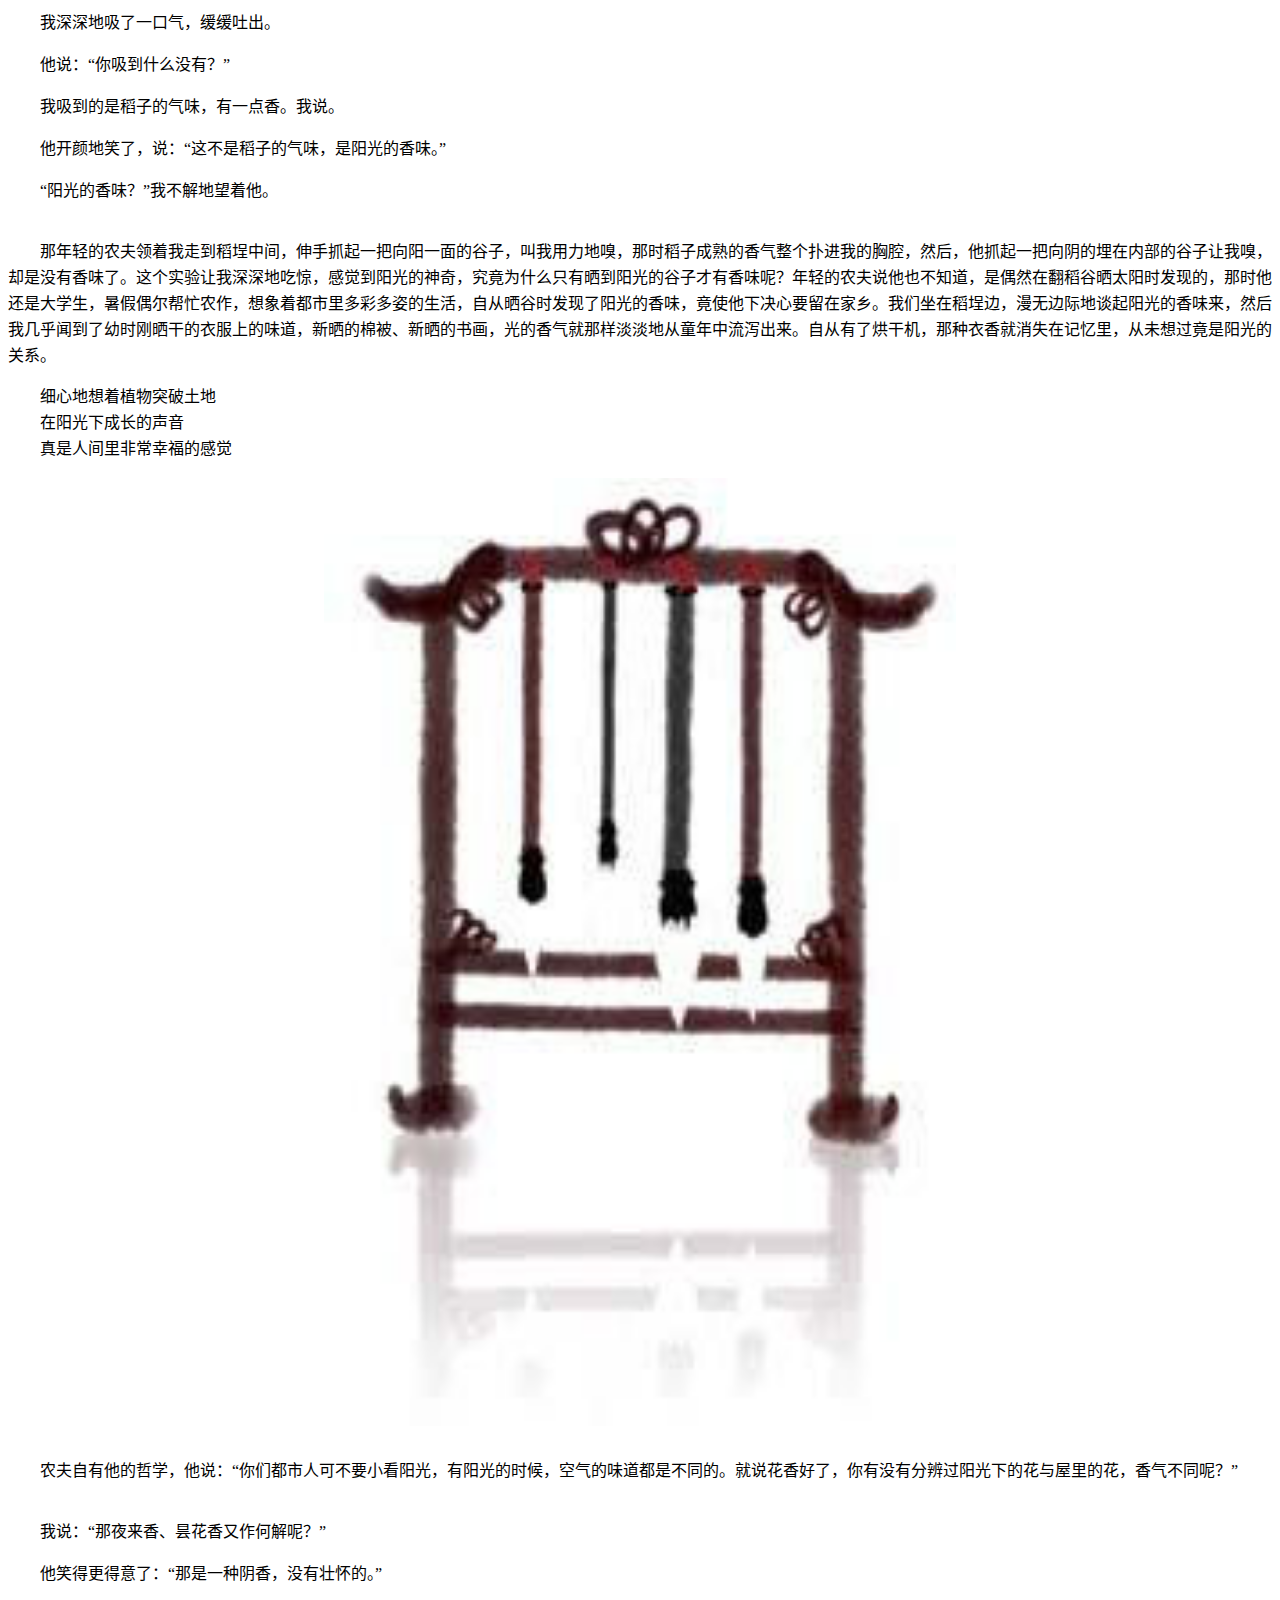
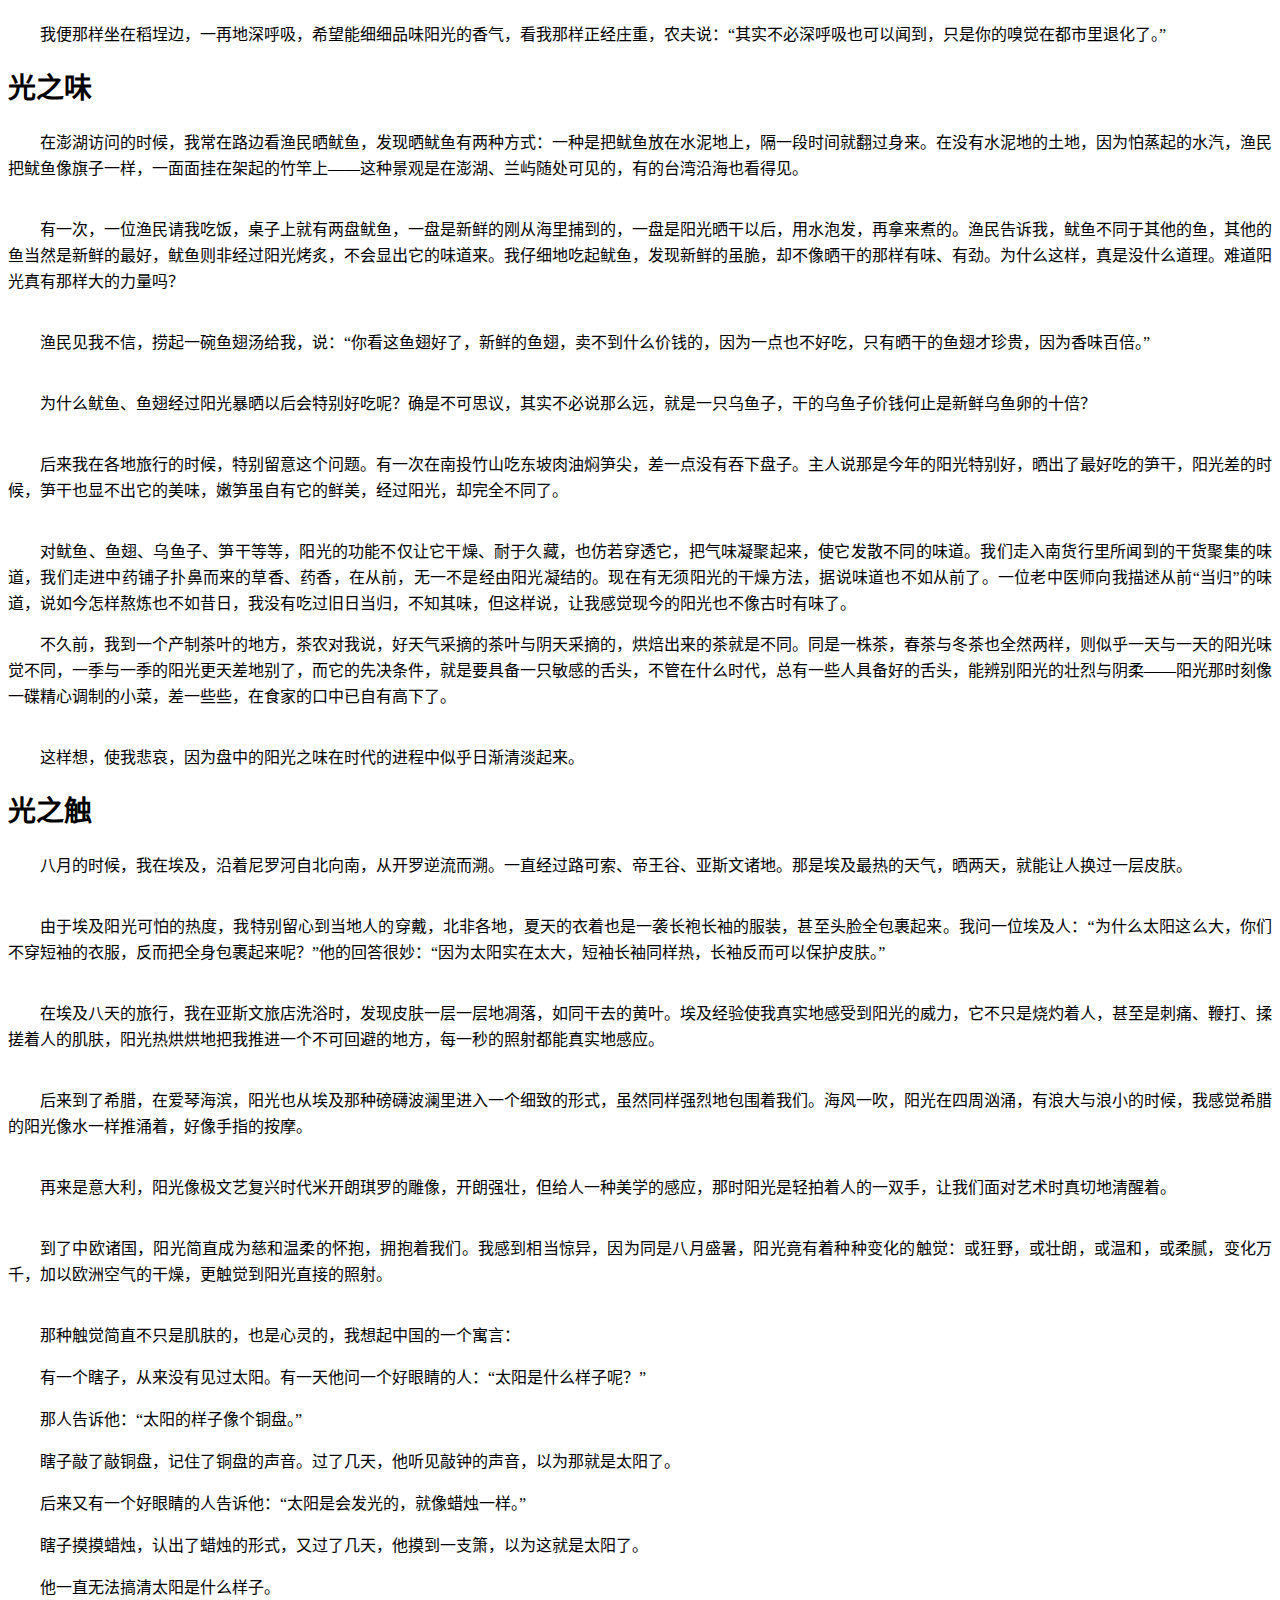
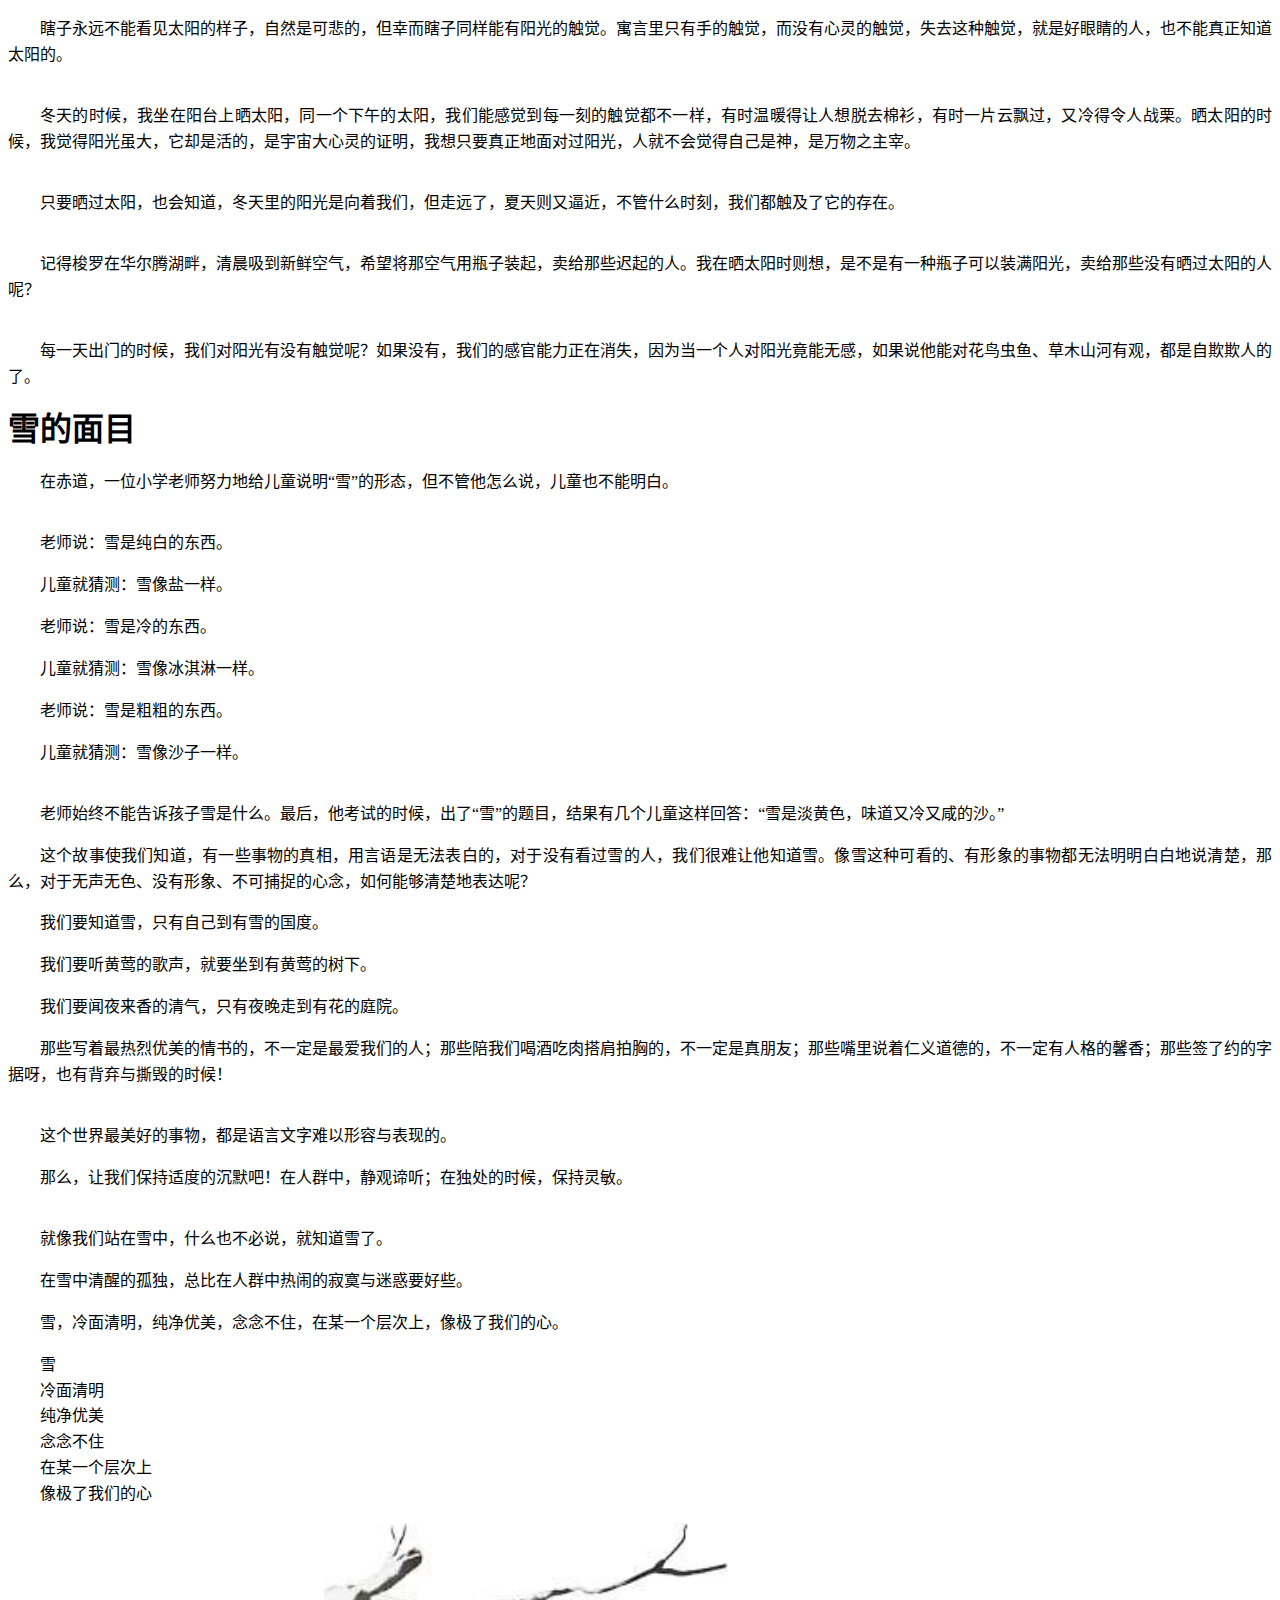
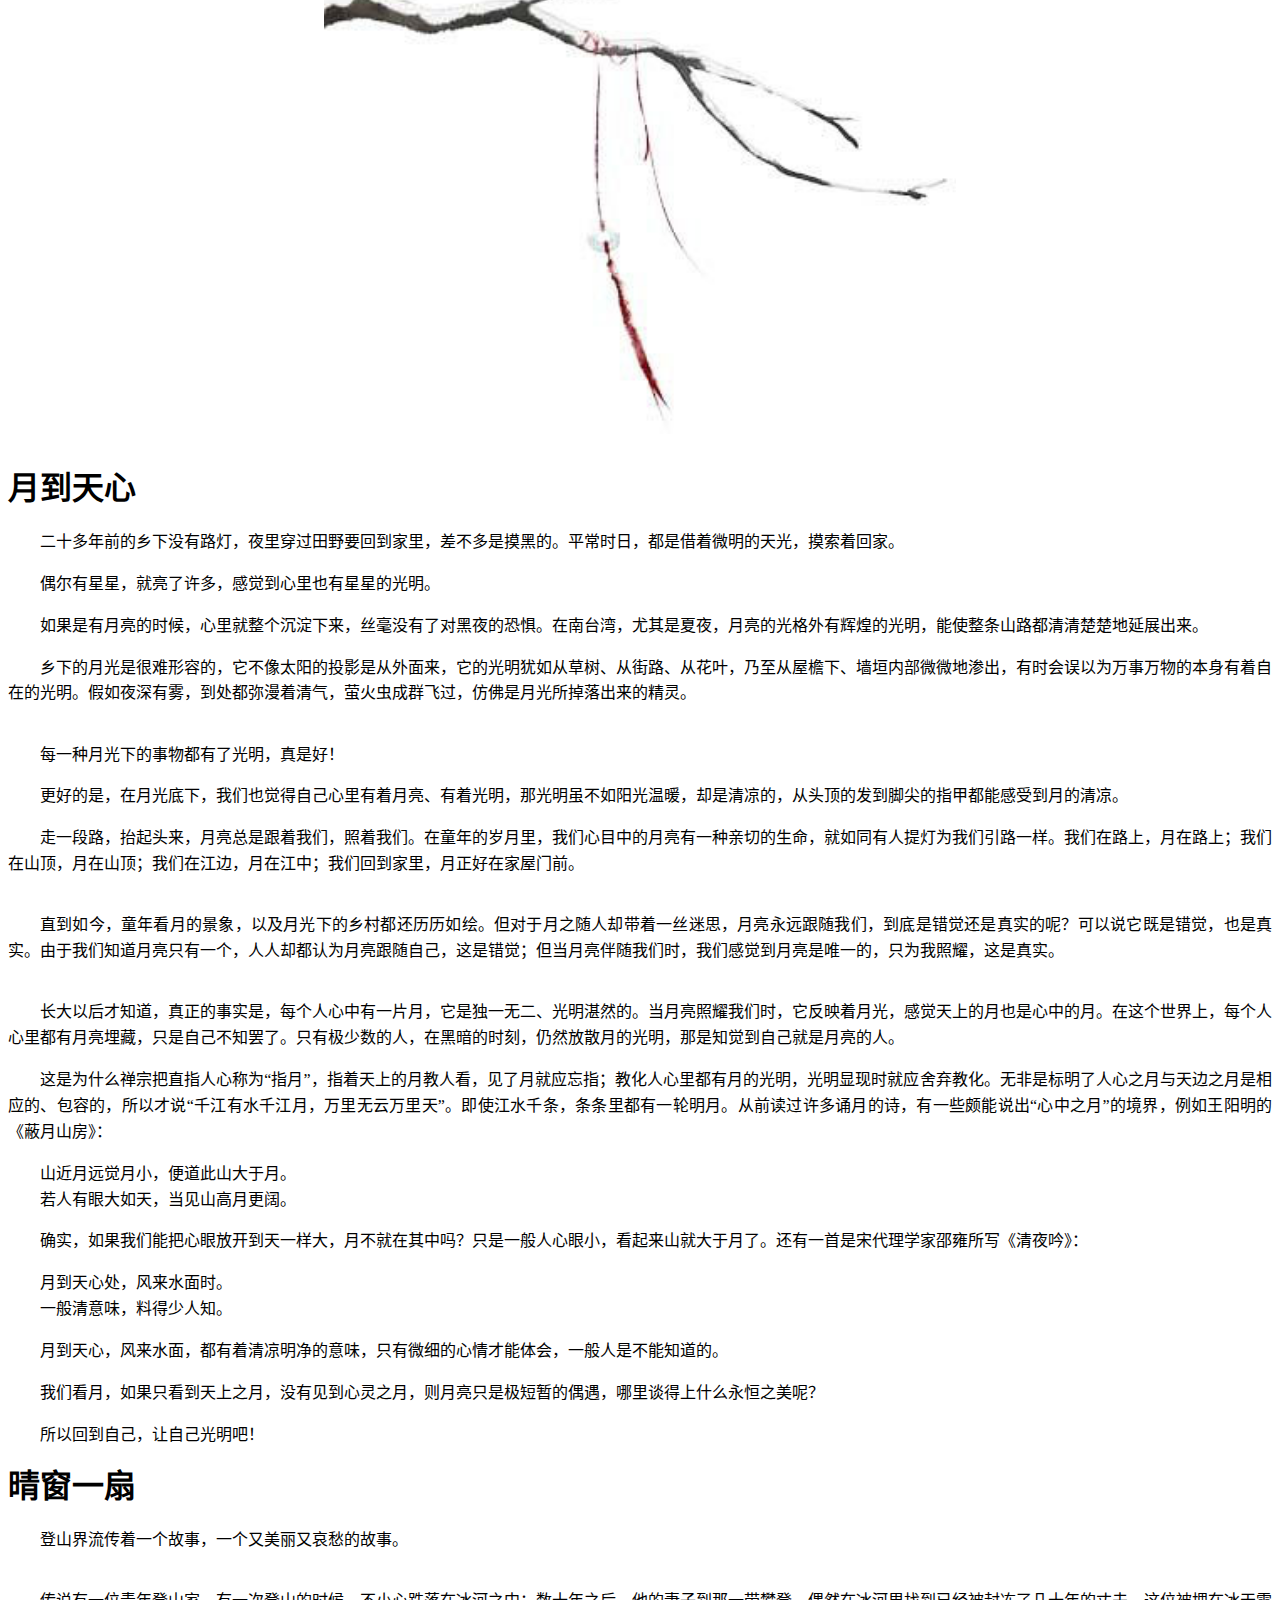
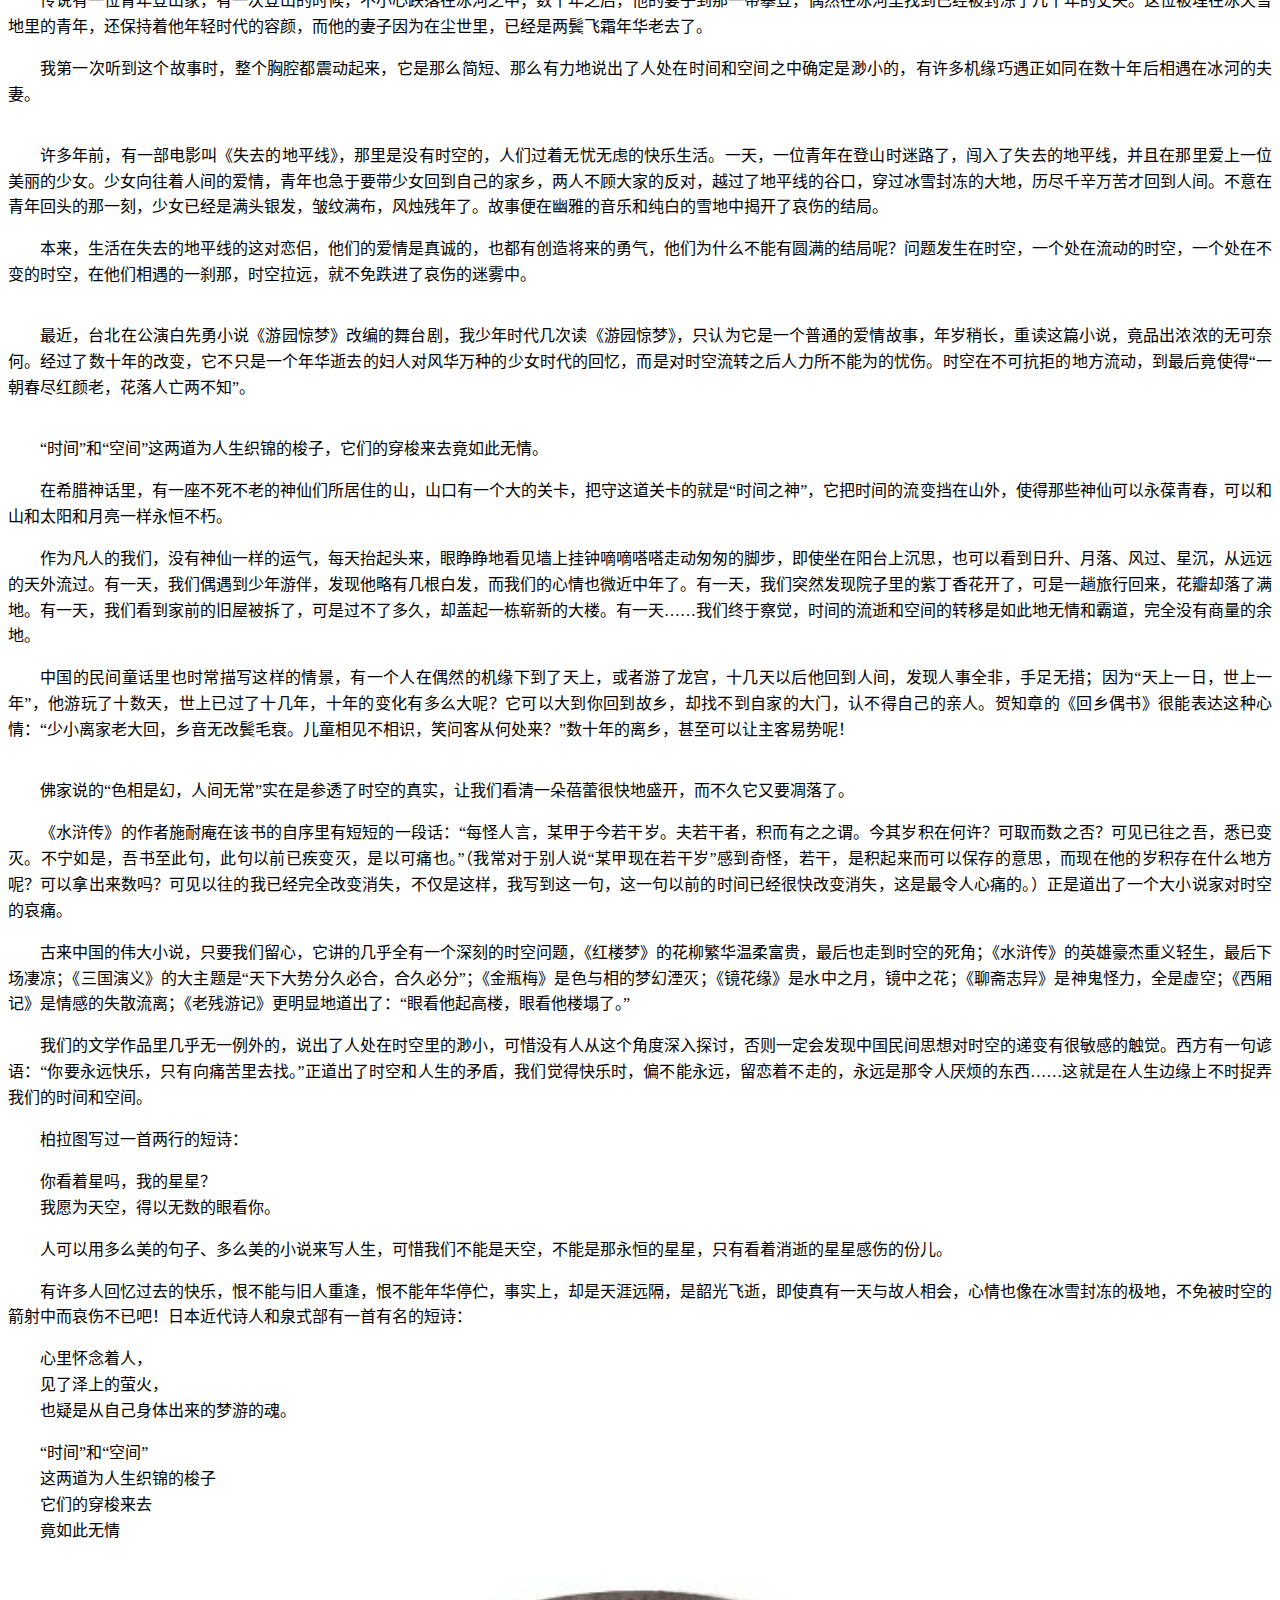
<file: 林清玄/人生最美是清欢.epub/OEBPS/text00005.html>
<!DOCTYPE html PUBLIC "-//W3C//DTD XHTML 1.0 Strict//EN" "http://www.w3.org/TR/xhtml1/DTD/xhtml1-strict.dtd"><html xmlns="http://www.w3.org/1999/xhtml" xml:lang="zh-CN" lang="zh-CN">
<head><meta http-equiv="Content-Type" content="text/html; charset=utf-8" />
<link rel="stylesheet" type="text/css" href="flow0001.css" />
<title>壹　人间有味，最是清欢</title>
</head>
<body>
<div class="kindle-cn-bodycontent-div-alone100"><img class="kindle-cn-bodycontent-image-alone80" alt="" src="Image00004.jpg" />
</div>
<p class="page-break"></p>
<div></div>
<h2 class="kindle-cn-heading2"><a id="sec001"></a>
 清欢</h2>
<p>少年时代读到苏轼的一阕词，非常喜欢，到现在还能背诵：</p>
<p class="kindle-cn-poem-left">细雨斜风作小寒，<br/>
淡烟疏柳媚晴滩，<br/>
入淮清洛渐漫漫。<br/>
<br/>
雪沫乳花浮午盏，<br/>
蓼茸蒿笋试春盘，<br/>
人间有味是清欢。</p>
<p>这阕词，苏轼在旁边写着“元丰七年十二月二十四日，从泗州刘倩叔游南山”，原来是苏轼和朋友到郊外去玩，在南山里喝了浮着雪沫乳花的小酒，配着春日山野里的蓼菜、茼蒿、新笋，以及野草的嫩芽等等，然后自己赞叹着：“人间有味是清欢！”</p>
<div class="empty"></div>
<p>当时之所以能深记这阕词，最主要的是爱极了后面这一句，因为试吃野菜的这种平凡的清欢，才使人间更有滋味。“清欢”是什么呢？“清欢”几乎是难以翻译的，可以说是“清淡的欢愉”，这种清淡的欢愉不是来自别处，正是来自对平静的、疏淡的、简朴的生活的一种热爱。当一个人可以品味山野菜的清香胜过了山珍海味，或者一个人在路边的石头里看出了比钻石更引人的滋味，或者一个人听林间鸟鸣的声音感受到比提笼遛鸟更感动，或者甚至于体会了静静品一壶乌龙茶比起在喧闹的晚宴中更能清洗心灵……这些就是“清欢”。</p>
<div class="empty"></div>
<p>“清欢”之所以好，是因为它对生活的无求，是它不讲求物质的条件，只讲究心灵的品味。“清欢”的境界是很高的，它不同于李白的“人生在世不称意，明朝散发弄扁舟”那样的自我放逐；或者“人生得意须尽欢，莫使金樽空对月”那种尽情的欢乐。它也不同于杜甫的“人生有情泪沾臆，江水江花岂终极”这样悲痛的心事，或者“人生不相见，动如参与商；今夕复何夕，共此灯烛光”那种无奈的感叹。</p>
<div class="empty"></div>
<p>我们活在这个世界上，有千百种人生。文天祥的是“人生自古谁无死，留取丹心照汗青”，我们很容易体会到他的壮怀激烈。欧阳修的是“人生自是有情痴，此恨不关风与月”，我们很能体会到他的绵绵情恨。纳兰性德是“人到情多情转薄，而今真个不多情”，我们也不难会意到他无奈的哀伤。甚至于像王国维的“人生只似风前絮，欢也零星，悲也零星，都作连江点点萍”那种对人生无常所发出的刻骨的感触，我们也依然能够知悉。</p>
<p class="page-break"></p>
<div></div>
<p class="kindle-cn-poem-left">清淡的欢愉不是来自别处<br/>
正是来自对平静的疏淡的<br/>
简朴的生活的一种热爱</p>
<div class="kindle-cn-bodycontent-div-alone100"><img alt="" class="kindle-cn-bodycontent-image-alone50" src="Image00005.jpg" />
</div>
<p class="page-break"></p>
<div></div>
<p>可是“清欢”就难了！</p>
<p>尤其是生活在现代的人，差不多是没有清欢的。</p>
<p>你说什么样是清欢呢？我们想在路边好好地散个步，可是人声车声不断地呼吼而过，一天里，几乎没有纯然安静的一刻。</p>
<p>我们到馆子里，想要吃一些清淡的小菜，几乎是杳不可得，过多的油、过多的酱、过多的盐和味精已经成为中国菜最大的特色，有时害怕了那样的油腻，特别嘱咐厨子白煮一个菜，菜端出来时却让人吓一跳，因为菜上挤的沙拉酱比菜还多。</p>
<p>我们有时没有什么事，心情上只适合和朋友啜一盅茶、饮一杯咖啡，可惜的是，心情也有了，朋友也有了，就是找不到地方，有茶有咖啡的地方总是嘈杂的，而且难以找到能一边饮茶一边观景的处所。</p>
<div class="empty"></div>
<p>俗世里没有清欢了，那么到山里去吧，到海边去吧！但是，山边和海湄也不纯净了，凡是人的足迹可以到的地方，就有了垃圾，就有了臭秽，就有了吵闹！</p>
<p>有几个地方我以前经常去的，像阳明山的白云山庄，叫一壶兰花茶，俯望着台北盆地里堆叠着的高楼与人欲，自己饮着茶，可以品到茶中有清欢。像在北投和阳明山间的山路边有一个小湖，湖畔有小贩卖工夫茶，小小的茶几，藤制的躺椅，独自开车去，走过石板的小路，叫一壶茶，在躺椅上静静地靠着，有时湖中的荷花开了，真是惊艳一山的沉默。有一次和朋友去，两人在躺椅上静静喝茶，一下午竟说不到几句话，那时我想，这大概就是“人间有味是清欢”了。</p>
<p>现在这两个地方也不能去了，去了也只有伤心。湖里的不是荷花了，是漂荡着的汽水罐子，池畔也无法静静躺着了，因为人比草多，石板也被踏损了。到假日的时候，走路都很难不和别人推挤，更别说坐下来喝口茶，如果运气更坏，会遇到呼啸而过的飞车党，还有带伴唱机来跳舞的青年，那时所有的感官全部电路走火，不要说清欢，连欢也不剩了。</p>
<div class="empty"></div>
<p>要找清欢就一日比一日更困难了。</p>
<div class="empty"></div>
<p>我当学生的时候，有一位朋友住在中和圆通寺的山下，我常常坐着颠踬的公车去找他，两个人便沿着上山的石阶，漫无速度地，走走、坐坐、停停、看看。那时圆通寺山道石阶的两旁，杂乱地长着朱槿花。我们一路走，顺手拈下一朵熟透的朱槿花，吸着花朵底部的花露，其甜如蜜，而清香胜蜜，轻轻地含着一朵花的滋味，心里遂有一种只有春天才会有的欢愉。</p>
<p>圆通寺是一座全由坚固的石头砌成的寺院，那些黑而坚强的石头坐在山里仿佛一座不朽的城堡。绿树掩映，清风徐徐，我们站在用石板铺成的前院里，看着正在生长的小市镇，那时的寺院是澄明而安静的，让人感觉走了那样高的山路，能在那平台上看着远方，就是人生里的清欢了。</p>
<p>后来，朋友嫁人，到国外去了，我去了一趟圆通寺。山道已经开辟出来，车子可以环山而上，小山路已经很少人走。就在寺院的门口摆着满满的摊贩，有一摊是儿童乘坐的机器马，叽里咕噜的童歌震撼半山，有两摊是打香肠的摊子，烤烘香肠的白烟正往那古寺的大佛飘去。有一位母亲因为不准她的孩子吃香肠而揍打着两个孩子，激烈的哭声尖吭而急促……我连圆通寺的寺门都没有进去，就沉默地转身离开了。山还是原来的山，寺还是原来的寺，为什么感觉完全不同了，失去了什么吗？失去的正是清欢。</p>
<p>下山的心情是不堪的，想到星散的朋友，心情也不是悲伤，只是惆怅，浮起的是一阕词和一首诗，词是李煜的：“高楼谁与上？长记秋晴望。往事已成空，还如一梦中！”诗是李觏的：“人言落日是天涯，望极天涯不见家。已恨碧山相阻隔，碧山还被暮云遮。”那时正是黄昏，在都市烟尘蒙蔽了的落日中，真的看到了一种悲剧似的橙色。</p>
<p>我二十岁的时候，心情很坏的时候，就跑到青年公园对面的骑马场去骑马，那些马虽然因驯服而动作缓慢，却都年轻高大，有着光滑的毛色。双腿用力一夹，它也会如箭一般呼噜着向前蹿去，急忙的风声就从两耳掠过。我最记得的是马跑的时候，迅速移动着的草的青色，青茸茸的，仿佛饱含生命的汁液。跑了几圈下来，一切恶的心情也就在风中、在绿草里、在马的呼啸中消散了。</p>
<p>尤其是冬日的早晨，勒着缰绳，马就立在当地，踢踏着长腿，鼻孔中冒着一缕缕的白气，那些气可以久久不散，当马的气息在空气中消弭的时候，人也好像得到了某些舒放了。</p>
<p>骑完马，到青年公园去散步，走到成行的树荫下，冷而强悍的空气在林间流荡着，可以放纵地、深深地呼吸，品味着空气里所含的元素，那元素不是别的，正是清欢。</p>
<div class="empty"></div>
<p>最近有一天，突然想到了骑马，已经有十几年没骑了。到青年公园的骑马场时差一点没有吓昏，原来偌大的马场里已经没有一根草了，一根草也没有的马场大概只有台湾才有，马跑起来的时候，灰尘滚滚，弥漫在空气里的尽是令人窒息的黄土，蒙蔽人的眼睛。马也老了，毛色斑驳而失去光泽。</p>
<p>最可怕的是，不知道什么时候在马场搭了一个塑胶棚子，铺了水泥地，其丑无比，里面则摆满了机器的小马，让人骑用，其吵无比。为什么为了些微的小利，而牺牲了这个马场呢？</p>
<p>马会老是我知道的事，人会转变是我知道的事，而在有真马的地方放机器马，在马跑的地方没有一株草则是我不能理解的事。</p>
<p>就在马场对面的青年公园，那里已经不能说是公园了，人比西门町还拥挤吵闹，空气比咖啡馆还坏，树也萎了，草也黄了，阳光也照不灿烂了。我从公园穿越过去，想到少年时代的这个公园，心痛如绞，别说清欢了，简直像极了佛经所说的“五浊恶世”！</p>
<p>生在这个年代，为何“清欢”如此难觅。眼要清欢，找不到青山绿水；耳要清欢，找不到宁静和谐；鼻要清欢，找不到干净空气；舌要清欢，找不到蓼茸蒿笋；身要清欢，找不到清凉净土；意要清欢，找不到智慧明心。如果你要享受清欢，唯一的方法是守在自己小小的天地，洗涤自己的心灵，因为在我们拥有越多的物质世界，我们的清淡的欢愉就日渐失去了。</p>
<div class="empty"></div>
<p>现代人的欢乐，是到油烟爆起、卫生堪虑的啤酒屋去吃炒蟋蟀；是到黑天暗地、不见天日的卡拉OK去乱唱一气；是到乡村野店、胡乱搭成的土鸡山庄去豪饮一番；以及在狭小的房间里做方城之戏，永远重复着摸牌的动作……以为这些污浊的放逸的生活是欢乐，想起来毋宁是可悲的事。为什么现代人不能过清欢的生活，反而以浊为欢、以清为苦呢？</p>
<div class="empty"></div>
<p>当一个人以浊为欢的时候，就很难体会到生命清明的滋味，而在欢乐已尽、浊心再起的时候，人间就越来越无味了。</p>
<p>这使我想起东坡的另一首诗来：</p>
<p class="kindle-cn-poem-left">梨花淡白柳深青，<br/>
柳絮飞时花满城；<br/>
惆怅东栏一株雪，<br/>
人生看得几清明！</p>
<p>苏轼凭着东栏看着栏杆外的梨花，满城都飞着柳絮时，梨花也开了遍地，东栏的那株梨花却从深青的柳树间伸了出来，仿佛雪一样清丽，有一种惆怅之美，但是，人生，看这么清明可喜的梨花能有几回呢？这正是千古风流人物的性情，这正是清朝画家盛大士在《溪山卧游录》中说的：“凡人多熟一分世故，即多一分机智。多一分机智，即少却一分高雅。”“‘山中何所有？岭上多白云，只可自怡悦，不堪持赠君。’自是第一流人物。”</p>
<div class="empty"></div>
<p>第一流人物是什么人物？</p>
<p>第一流人物是在清欢里也能体会人间有味的人物！</p>
<p>第一流人物是在尘世间也能找到清欢的滋味的人物！</p>
<p class="page-break"></p>
<div></div>
<h2 class="kindle-cn-heading2"><a id="sec002"></a>
 小千世界</h2>
<p>安迪台风来访时，我正在朋友的书斋闲谈，狂乱喧嚣的风雨声不时透窗而来，一盏细小的灯花烛火在风中微明微灭，但是屋外的风雨越大，我越感觉得朋友书房的幽静，并且微微透出书的香气。</p>
<div class="empty"></div>
<p>我常想，在茫茫的大千世界里，每一个人都应该保有一个自己的小千世界，这小千世界是可以思考、神游、欢娱、忧伤甚至忏悔的地方，应该完全不受到干扰，如此，作为独立的人才有意义。因为有了小千世界，当大千世界风雨如晦、鸡鸣不已之际，我们可以用清明的心灵来观照；当举世狂欢、众乐成城之时，我们能够超然地自省；当在外界受到挫折时，回到这个心灵的城堡，我们可以在里面得到安慰；心灵的伤口复原，然后再一次比以前更好地出发。</p>
<div class="empty"></div>
<p>这个“小千世界”最好的地方无疑是书房，因为大部分人的书房里都收藏了无数伟大的心灵，随时能来和我们会面，我们分享了那些光耀的创造，而我们的秘密还得以独享。我认为每个人居住过的地方都能表现他的性格，尤其是书房，因为书房是一个人最亲密的地点，也是一个人灵魂的写照。</p>
<p>我每天大概总有数小时的时间在书房里，有时读书写作，大部分时间是什么也不做，一个人静静地让想象力飞奔，有时想想一首背诵过的诗，有时回到童年家门前的小河流，有时品味着一位朋友自远地带给我的一瓶好酒，有时透过纱窗望着遥远的点点星光想自己的前生，几乎到了无所不想的地步，那种感应仿佛在梦中一样。</p>
<div class="empty"></div>
<p>有一次，我坐在书桌前，看到书房的字纸篓已经满了出来，有许多是我写坏了的稿纸，有的是我已经使用过的笔记，全被揉皱丢在字纸篓里，而我已经完全忘记了内容，我要去倒字纸篓的时候灵机一动，把那些我已经舍弃的纸一张张拿起来，铺平放在桌上，然后我便看见了自己一段生活的重现，有的甚至还记载着我心里最深处的一些秘密，让自己看了都要脸红的一些想法。</p>
<p>后来我体会到“敬惜字纸”的好处，丢掉了字纸篓，也改正了从前乱丢字纸的习惯。书房的字纸篓都藏有这么大的玄机，缘着书架而上的世界，可见有多么海阔天空了。</p>
<div class="empty"></div>
<p>安迪台风来访那一夜，我在朋友家聊天到深夜才回到家里，没想到我的书房里竟进了水，那些还夹着残破树叶的污水足足有半尺高，我书架最下层的书在一夜之间全部泡汤。一看到抢救不及，心里紧紧地冒上来一阵纠结的刺痛，马上想到一位长辈，远在加州的许芥昱教授，他的居处淹水，妻儿全跑出了屋外，他为了抢救地下室的书籍资料，迟迟不出，直到儿子在大门口一再催促，他才从屋里走来，就在这时，他连人带房子及刚抢救的书籍资料一起被冲下山去，尸体被发现在数十英里外的郊野。</p>
<p class="page-break"></p>
<div></div>
<p class="kindle-cn-poem-left">在茫茫的大千世界里<br/>
每一个人都应该保有一个<br/>
自己的小千世界</p>
<table cellspacing="10" class="kindle-cn-picture-parallel-1">
<tr>
<td class="kindle-cn-picture-parallel-2"><img class="kindle-cn-picture-parallel-3" alt="" src="Image00006.jpg" />
</td>
<td class="kindle-cn-picture-parallel-2"><img class="kindle-cn-picture-parallel-3" alt="" src="Image00007.jpg" />
</td>
</tr>
</table>
<p class="page-break"></p>
<div></div>
<p>许芥昱生前好友甚多，我在美国旅游的时候，听到郑愁予、郑清茂、白先勇、于崇信、金恒炜都谈过他死的情形，大家言下都不免有些怅然。一位名震国际的汉学家，诗书满腹，却为了抢救地下室的书籍资料而客死异域，也确要叫人长叹。但是我后来一想，假如许芥昱逃出了屋外，眼见自己的数十年心血、自己最钟爱的书房被洪水冲走，那么他的心情又是何等的哀伤呢？这样想时也就稍微能够释然了。</p>
<div class="empty"></div>
<p>我看到书房遭水淹的心情是十分哀伤的，因为在书架的最底层，是我少年时期阅读的一批书。它们虽然随着岁月褪色了，大部分我也阅读得熟烂了，然而它们曾经伴随我度过年少的时光，有许多书一直到今天还深深地影响着我。不管我搬家到哪里，总是带着这批我少年时代的书，不忍丢弃，闲时翻阅也颇能使我追想到过去那段意气风发的日子，对现在的我仍存在着激励自省的作用。</p>
<p>这些被水淹的书中，最早的一本是一九五八年由大众书局出版吕津惠翻译的《少年维特的烦恼》，是我的大姊花五元买的，一个个看下来，如今传在我的手中，我是在初中一年级读这本书的。</p>
<p>随手拾起一些湿淋淋的书，有史怀哲的《非洲手记》、英格玛·柏格曼的《野草毒》、安德烈·纪德的《刚果记行》、阿德勒的《自卑与生活》、叔本华的《爱与生的苦恼》、田纳西·威廉的《青春之鸟》、赫胥黎的《瞬息的烛火》、塞林格的《麦田里的守望者》、梅立克和普希金的小说以及艾斯本的遗稿，总共竟有五百余册的损失。</p>
<div class="empty"></div>
<p>对一个爱书的人，书的受损就像农人的田地被水淹没一样，那种心情不仅是物质的损失，而是岁月与心情的伤痕。我蹲在书房里看劫后的书，突然想起年少时展读这些书册的情景，书原来也是有情的，我们可以随时在书店里购回同样内容的新书，但读书的心情是永远也买不回来了。</p>
<div class="empty"></div>
<p>“小千世界”是每个“小小的大千”，种种的记录好像在心里烙下了血的刺青，是风雨也不能磨灭的。但是在风雨里把钟爱的书籍抛弃，我竟也有了黛玉葬花的心情，一朵花和一本书一样，它们有自己的心，只是作为俗人的我们，有时候不能体会罢了。</p>
<p class="page-break"></p>
<div></div>
<h2 class="kindle-cn-heading2"><a id="sec003"></a>
 光之四书</h2>
<h3 class="kindle-cn-heading2">光之色</h3>
<p>当塞尚把苹果画成蓝色以后，大家对颜色突然开始有了奇异的视野，更不要说马蒂斯蓝色的向日葵、毕加索鲜红色的人体、夏加尔绿色的脸了。</p>
<div class="empty"></div>
<p>艺术家们都在追求绝对的真实，其实这种绝对往往不是一种常态。</p>
<div class="empty"></div>
<p>我是真正见过蓝色苹果的人。有一次去参加朋友的舞会，舞会不免有些水果点心，我发现就在我坐的位子旁边一个摆设得精美的果盘，中间有几只梨山的青苹果，苹果之上一个色纸包扎的蓝灯，一束光正好打在苹果上，那苹果的蓝色正是塞尚画布上的色泽。那种感动竟使我微微地颤抖起来，想到诗人里尔克称赞塞尚的画：“是法国式的雅致与德国式的热情之平衡。”</p>
<div class="empty"></div>
<p>设若有一个人，他从来没有见过苹果，那一刻，我指着那苹果说：苹果是蓝色的。他必然要相信不疑。</p>
<p>然后，灯光变了，是一支快速度的舞，七彩的光在屋内旋转，打在果盘上，所有的水果顿时成为七彩的斑点流动。我抬头，看到舞会男女，每个人脸上的肤色隐去，都是霓虹灯一样，只是一些活动的碎点，像极了秀拉用细点的描绘。当刻，我不仅理解了马蒂斯、毕加索、夏加尔种种，甚至看见了除去阳光以外的真实。</p>
<div class="empty"></div>
<p>在阳光下，所有的事物自有它的颜色，当阳光隐去，在黑暗里，事物全失去了颜色。设若我们换了灯，同样是灯，灯泡与日光灯会使色泽不同，即使同是灯泡，百烛与十烛间相去甚巨，不要说是一支蜡烛了。我们时常说在黑夜的月光与烛光下就有了气氛，那是我们多出一种想象的空间，少去了逼人的现实，即使在阳光艳照的天气，我们突然走进树林，枝叶掩映，点点丝丝，气氛仿佛滤过，就围绕了周边。什么才是气氛呢？因为不真实，才有气有氛，令人迷惑。或者说除去直接无情的真实，留下迂回间接的真实，那就是一般人口里的气氛了。</p>
<div class="empty"></div>
<p>有一回在乡下，听到一位农夫说到现今社会风气的败德，他说：“都是电灯害的，电灯使人有了夜里的活动，而所有的坏事全是在黑暗里进行的。”想想，人在阳光的照耀下，到底还是保持着本色，黑暗里本色失去，一只苹果可以蓝，可以七彩，人还有什么不可为呢？</p>
<div class="empty"></div>
<p>这样一想，阳光确实是无情，它让我们无所隐藏，它的无情在于它的无色，也在于它的永恒，又在于它的自然。不管人世有多少沧桑，阳光总不改变它的颜色，所以仿佛也不值得歌颂了。</p>
<p>熟知中国文学的人应该发现，中国诗人词家少有写阳光下的心情，他们写到的阳光尽是日暮（天寒翠袖薄，日暮倚修竹），尽是黄昏（月上柳梢头，人约黄昏后），尽是落日（大漠孤烟直，长河落日圆），尽是夕阳（去年天气旧亭台。夕阳西下几时回），尽是斜阳（斜阳外，寒鸦数点，流水绕孤村），尽是落照（家住苍烟落照间，丝毫尘事不相关）……阳光的无所不在，无地不照，反而只有离去时最后的照影，才能勾起艺术家诗人的灵感，想起来真是奇怪的事。</p>
<div class="empty"></div>
<p>一朝唐诗、一代宋词，大部分是在月下、灯烛下进行，你说奇怪不奇怪？说起来就是气氛作怪，如果是日正当中，仿佛都与情思、离愁、国仇、家恨无缘，思念故人自然是在月夜空山才有气氛，怀忧边地也只有在清风明月里才能服人，即使饮酒作乐，不在有月的晚上难道是在白天吗？其实天底下最大的痛苦不是在夜里，而是在大太阳下也令人战栗，只是没有气氛，无法描摹罢了。</p>
<div class="empty"></div>
<p>有阳光的天色，是给人工作的，不是给人艺术的，不是给人联想和忧思的。有阳光的艺术不是诗人词家的，是画家的专利，中国一部艺术史大部分写着阳光，西方的艺术史也是亮灿照耀，到印象派的时候更是光影辉煌，只是现代艺术家似乎不满意这样，他们有意无意地改变光的颜色。抽象自不必说了，写实，也不要俗人都看得见的颜色，而是透过画家的眼睛，他们说这是“超脱”，这是“真实”，这是“爱怎么画就怎么画才是创作”。</p>
<div class="empty"></div>
<p>我常说艺术家是上帝的错误设计，因为他们要在阳光的永恒下，另外做自己的永恒，以为这样就成为永恒的主宰。艺术背叛了阳光的原色，生活也是如此。我们的黑夜越来越长，我们的屋子越来越密，谁还在乎有没有阳光呢？现在我如果批评塞尚的蓝苹果，一定引来一阵乱棒，就像齐白石若画了蓝色的柿子也会挨骂一样，其实前后才不过是百年的时间。一百年，就让现代人相信没有阳光，日子一样自在，让现代人相信艺术家的真实胜过阳光的真实。</p>
<div class="empty"></div>
<p>阳光本色的失落是现代人最可悲的一种，许多人不知道在阳光下，稻子可以绿成如何，天可以蓝到什么程度，玫瑰花可以红到透明，那是因为过去在阳光下工作占人类的大部分，现在变成小部分了，即使是在有光的日子，推窗究竟看到的是什么颜色呢？</p>
<div class="empty"></div>
<p>我常在都市热闹的街路上散步，有时走过长长的一条路，找不到一根小草，有时一年看不到一只蝴蝶。这时我终于知道：我们心里的小草有时候是黑的，而在繁屋的每一面窗中，埋藏了无数苍白没有血色的蝴蝶。</p>
<h3 class="kindle-cn-heading2">光之香</h3>
<p>我遇见一位年轻的农夫，在南方一个充满阳光的小镇。</p>
<div class="empty"></div>
<p>那时是春末了，一期稻作刚刚收成，春日阳光的金线如雨倾盆地泼在温暖的土地上，牵牛花在篱笆上缠绵盛开，苦苓树上鸟雀追逐，竹林里的笋子正纷纷涨破土地。细心地想着植物突破土地，在阳光下成长的声音，真是人间里非常幸福的感觉。</p>
<p>农夫和我坐在稻埕旁边，稻子已经铺平张开在场上。由于阳光的照射，稻埕闪耀着金色的光泽，农夫的皮肤染了一种强悍的铜色。我在农夫家做客，刚刚是我们一起把谷包的稻子倒出来，用犁耙推平的，也不是推平，是推成小小山脉一般，一条棱线接着一条棱线，这样可以让山脉两边的稻谷同时接受阳光的照射，似乎几千年来就是这样晒谷子，因为等到阳光晒过，八爪耙把棱线推进原来的谷底，则稻谷翻身，原来埋在里面的谷子全翻到向阳的一面来——这样晒谷比平面有效而均衡，简直是一种阴阳的哲学了。</p>
<div class="empty"></div>
<p>农夫用斗笠扇着脸上的汗珠，转过脸来对我说：“你深呼吸看看。”</p>
<p>我深深地吸了一口气，缓缓吐出。</p>
<p>他说：“你吸到什么没有？”</p>
<p>我吸到的是稻子的气味，有一点香。我说。</p>
<p>他开颜地笑了，说：“这不是稻子的气味，是阳光的香味。”</p>
<p>“阳光的香味？”我不解地望着他。</p>
<div class="empty"></div>
<p>那年轻的农夫领着我走到稻埕中间，伸手抓起一把向阳一面的谷子，叫我用力地嗅，那时稻子成熟的香气整个扑进我的胸腔，然后，他抓起一把向阴的埋在内部的谷子让我嗅，却是没有香味了。这个实验让我深深地吃惊，感觉到阳光的神奇，究竟为什么只有晒到阳光的谷子才有香味呢？年轻的农夫说他也不知道，是偶然在翻稻谷晒太阳时发现的，那时他还是大学生，暑假偶尔帮忙农作，想象着都市里多彩多姿的生活，自从晒谷时发现了阳光的香味，竟使他下决心要留在家乡。我们坐在稻埕边，漫无边际地谈起阳光的香味来，然后我几乎闻到了幼时刚晒干的衣服上的味道，新晒的棉被、新晒的书画，光的香气就那样淡淡地从童年中流泻出来。自从有了烘干机，那种衣香就消失在记忆里，从未想过竟是阳光的关系。</p>
<p class="page-break"></p>
<div></div>
<p class="kindle-cn-poem-left">细心地想着植物突破土地<br/>
在阳光下成长的声音<br/>
真是人间里非常幸福的感觉</p>
<div class="kindle-cn-bodycontent-div-alone100"><img alt="" class="kindle-cn-bodycontent-image-alone50" src="Image00008.jpg" />
</div>
<p class="page-break"></p>
<div></div>
<p>农夫自有他的哲学，他说：“你们都市人可不要小看阳光，有阳光的时候，空气的味道都是不同的。就说花香好了，你有没有分辨过阳光下的花与屋里的花，香气不同呢？”</p>
<div class="empty"></div>
<p>我说：“那夜来香、昙花香又作何解呢？”</p>
<p>他笑得更得意了：“那是一种阴香，没有壮怀的。”</p>
<div class="empty"></div>
<p>我便那样坐在稻埕边，一再地深呼吸，希望能细细品味阳光的香气，看我那样正经庄重，农夫说：“其实不必深呼吸也可以闻到，只是你的嗅觉在都市里退化了。”</p>
<h3 class="kindle-cn-heading2">光之味</h3>
<p>在澎湖访问的时候，我常在路边看渔民晒鱿鱼，发现晒鱿鱼有两种方式：一种是把鱿鱼放在水泥地上，隔一段时间就翻过身来。在没有水泥地的土地，因为怕蒸起的水汽，渔民把鱿鱼像旗子一样，一面面挂在架起的竹竿上——这种景观是在澎湖、兰屿随处可见的，有的台湾沿海也看得见。</p>
<div class="empty"></div>
<p>有一次，一位渔民请我吃饭，桌子上就有两盘鱿鱼，一盘是新鲜的刚从海里捕到的，一盘是阳光晒干以后，用水泡发，再拿来煮的。渔民告诉我，鱿鱼不同于其他的鱼，其他的鱼当然是新鲜的最好，鱿鱼则非经过阳光烤炙，不会显出它的味道来。我仔细地吃起鱿鱼，发现新鲜的虽脆，却不像晒干的那样有味、有劲。为什么这样，真是没什么道理。难道阳光真有那样大的力量吗？</p>
<div class="empty"></div>
<p>渔民见我不信，捞起一碗鱼翅汤给我，说：“你看这鱼翅好了，新鲜的鱼翅，卖不到什么价钱的，因为一点也不好吃，只有晒干的鱼翅才珍贵，因为香味百倍。”</p>
<div class="empty"></div>
<p>为什么鱿鱼、鱼翅经过阳光暴晒以后会特别好吃呢？确是不可思议，其实不必说那么远，就是一只乌鱼子，干的乌鱼子价钱何止是新鲜乌鱼卵的十倍？</p>
<div class="empty"></div>
<p>后来我在各地旅行的时候，特别留意这个问题。有一次在南投竹山吃东坡肉油焖笋尖，差一点没有吞下盘子。主人说那是今年的阳光特别好，晒出了最好吃的笋干，阳光差的时候，笋干也显不出它的美味，嫩笋虽自有它的鲜美，经过阳光，却完全不同了。</p>
<div class="empty"></div>
<p>对鱿鱼、鱼翅、乌鱼子、笋干等等，阳光的功能不仅让它干燥、耐于久藏，也仿若穿透它，把气味凝聚起来，使它发散不同的味道。我们走入南货行里所闻到的干货聚集的味道，我们走进中药铺子扑鼻而来的草香、药香，在从前，无一不是经由阳光凝结的。现在有无须阳光的干燥方法，据说味道也不如从前了。一位老中医师向我描述从前“当归”的味道，说如今怎样熬炼也不如昔日，我没有吃过旧日当归，不知其味，但这样说，让我感觉现今的阳光也不像古时有味了。</p>
<p>不久前，我到一个产制茶叶的地方，茶农对我说，好天气采摘的茶叶与阴天采摘的，烘焙出来的茶就是不同。同是一株茶，春茶与冬茶也全然两样，则似乎一天与一天的阳光味觉不同，一季与一季的阳光更天差地别了，而它的先决条件，就是要具备一只敏感的舌头，不管在什么时代，总有一些人具备好的舌头，能辨别阳光的壮烈与阴柔——阳光那时刻像一碟精心调制的小菜，差一些些，在食家的口中已自有高下了。</p>
<div class="empty"></div>
<p>这样想，使我悲哀，因为盘中的阳光之味在时代的进程中似乎日渐清淡起来。</p>
<h3 class="kindle-cn-heading2">光之触</h3>
<p>八月的时候，我在埃及，沿着尼罗河自北向南，从开罗逆流而溯。一直经过路可索、帝王谷、亚斯文诸地。那是埃及最热的天气，晒两天，就能让人换过一层皮肤。</p>
<div class="empty"></div>
<p>由于埃及阳光可怕的热度，我特别留心到当地人的穿戴，北非各地，夏天的衣着也是一袭长袍长袖的服装，甚至头脸全包裹起来。我问一位埃及人：“为什么太阳这么大，你们不穿短袖的衣服，反而把全身包裹起来呢？”他的回答很妙：“因为太阳实在太大，短袖长袖同样热，长袖反而可以保护皮肤。”</p>
<div class="empty"></div>
<p>在埃及八天的旅行，我在亚斯文旅店洗浴时，发现皮肤一层一层地凋落，如同干去的黄叶。埃及经验使我真实地感受到阳光的威力，它不只是烧灼着人，甚至是刺痛、鞭打、揉搓着人的肌肤，阳光热烘烘地把我推进一个不可回避的地方，每一秒的照射都能真实地感应。</p>
<div class="empty"></div>
<p>后来到了希腊，在爱琴海滨，阳光也从埃及那种磅礴波澜里进入一个细致的形式，虽然同样强烈地包围着我们。海风一吹，阳光在四周汹涌，有浪大与浪小的时候，我感觉希腊的阳光像水一样推涌着，好像手指的按摩。</p>
<div class="empty"></div>
<p>再来是意大利，阳光像极文艺复兴时代米开朗琪罗的雕像，开朗强壮，但给人一种美学的感应，那时阳光是轻拍着人的一双手，让我们面对艺术时真切地清醒着。</p>
<div class="empty"></div>
<p>到了中欧诸国，阳光简直成为慈和温柔的怀抱，拥抱着我们。我感到相当惊异，因为同是八月盛暑，阳光竟有着种种变化的触觉：或狂野，或壮朗，或温和，或柔腻，变化万千，加以欧洲空气的干燥，更触觉到阳光直接的照射。</p>
<div class="empty"></div>
<p>那种触觉简直不只是肌肤的，也是心灵的，我想起中国的一个寓言：</p>
<p class="kindle-cn-kai">有一个瞎子，从来没有见过太阳。有一天他问一个好眼睛的人：“太阳是什么样子呢？”</p>
<p class="kindle-cn-kai">那人告诉他：“太阳的样子像个铜盘。”</p>
<p class="kindle-cn-kai">瞎子敲了敲铜盘，记住了铜盘的声音。过了几天，他听见敲钟的声音，以为那就是太阳了。</p>
<p class="kindle-cn-kai">后来又有一个好眼睛的人告诉他：“太阳是会发光的，就像蜡烛一样。”</p>
<p class="kindle-cn-kai">瞎子摸摸蜡烛，认出了蜡烛的形式，又过了几天，他摸到一支箫，以为这就是太阳了。</p>
<p class="kindle-cn-kai">他一直无法搞清太阳是什么样子。</p>
<p>瞎子永远不能看见太阳的样子，自然是可悲的，但幸而瞎子同样能有阳光的触觉。寓言里只有手的触觉，而没有心灵的触觉，失去这种触觉，就是好眼睛的人，也不能真正知道太阳的。</p>
<div class="empty"></div>
<p>冬天的时候，我坐在阳台上晒太阳，同一个下午的太阳，我们能感觉到每一刻的触觉都不一样，有时温暖得让人想脱去棉衫，有时一片云飘过，又冷得令人战栗。晒太阳的时候，我觉得阳光虽大，它却是活的，是宇宙大心灵的证明，我想只要真正地面对过阳光，人就不会觉得自己是神，是万物之主宰。</p>
<div class="empty"></div>
<p>只要晒过太阳，也会知道，冬天里的阳光是向着我们，但走远了，夏天则又逼近，不管什么时刻，我们都触及了它的存在。</p>
<div class="empty"></div>
<p>记得梭罗在华尔腾湖畔，清晨吸到新鲜空气，希望将那空气用瓶子装起，卖给那些迟起的人。我在晒太阳时则想，是不是有一种瓶子可以装满阳光，卖给那些没有晒过太阳的人呢？</p>
<div class="empty"></div>
<p>每一天出门的时候，我们对阳光有没有触觉呢？如果没有，我们的感官能力正在消失，因为当一个人对阳光竟能无感，如果说他能对花鸟虫鱼、草木山河有观，都是自欺欺人的了。</p>
<p class="page-break"></p>
<div></div>
<h2 class="kindle-cn-heading2"><a id="sec004"></a>
 雪的面目</h2>
<p>在赤道，一位小学老师努力地给儿童说明“雪”的形态，但不管他怎么说，儿童也不能明白。</p>
<div class="empty"></div>
<p>老师说：雪是纯白的东西。</p>
<p>儿童就猜测：雪像盐一样。</p>
<p>老师说：雪是冷的东西。</p>
<p>儿童就猜测：雪像冰淇淋一样。</p>
<p>老师说：雪是粗粗的东西。</p>
<p>儿童就猜测：雪像沙子一样。</p>
<div class="empty"></div>
<p>老师始终不能告诉孩子雪是什么。最后，他考试的时候，出了“雪”的题目，结果有几个儿童这样回答：“雪是淡黄色，味道又冷又咸的沙。”</p>
<p>这个故事使我们知道，有一些事物的真相，用言语是无法表白的，对于没有看过雪的人，我们很难让他知道雪。像雪这种可看的、有形象的事物都无法明明白白地说清楚，那么，对于无声无色、没有形象、不可捕捉的心念，如何能够清楚地表达呢？</p>
<p>我们要知道雪，只有自己到有雪的国度。</p>
<p>我们要听黄莺的歌声，就要坐到有黄莺的树下。</p>
<p>我们要闻夜来香的清气，只有夜晚走到有花的庭院。</p>
<p>那些写着最热烈优美的情书的，不一定是最爱我们的人；那些陪我们喝酒吃肉搭肩拍胸的，不一定是真朋友；那些嘴里说着仁义道德的，不一定有人格的馨香；那些签了约的字据呀，也有背弃与撕毁的时候！</p>
<div class="empty"></div>
<p>这个世界最美好的事物，都是语言文字难以形容与表现的。</p>
<p>那么，让我们保持适度的沉默吧！在人群中，静观谛听；在独处的时候，保持灵敏。</p>
<div class="empty"></div>
<p>就像我们站在雪中，什么也不必说，就知道雪了。</p>
<p>在雪中清醒的孤独，总比在人群中热闹的寂寞与迷惑要好些。</p>
<p>雪，冷面清明，纯净优美，念念不住，在某一个层次上，像极了我们的心。</p>
<p class="page-break"></p>
<div></div>
<p class="kindle-cn-poem-left">雪<br/>
冷面清明<br/>
纯净优美<br/>
念念不住<br/>
在某一个层次上<br/>
像极了我们的心</p>
<div class="kindle-cn-bodycontent-div-alone100"><img alt="" class="kindle-cn-bodycontent-image-alone50" src="Image00009.jpg" />
</div>
<p class="page-break"></p>
<div></div>
<h2 class="kindle-cn-heading2"><a id="sec005"></a>
 月到天心</h2>
<p>二十多年前的乡下没有路灯，夜里穿过田野要回到家里，差不多是摸黑的。平常时日，都是借着微明的天光，摸索着回家。</p>
<p>偶尔有星星，就亮了许多，感觉到心里也有星星的光明。</p>
<p>如果是有月亮的时候，心里就整个沉淀下来，丝毫没有了对黑夜的恐惧。在南台湾，尤其是夏夜，月亮的光格外有辉煌的光明，能使整条山路都清清楚楚地延展出来。</p>
<p>乡下的月光是很难形容的，它不像太阳的投影是从外面来，它的光明犹如从草树、从街路、从花叶，乃至从屋檐下、墙垣内部微微地渗出，有时会误以为万事万物的本身有着自在的光明。假如夜深有雾，到处都弥漫着清气，萤火虫成群飞过，仿佛是月光所掉落出来的精灵。</p>
<div class="empty"></div>
<p>每一种月光下的事物都有了光明，真是好！</p>
<p>更好的是，在月光底下，我们也觉得自己心里有着月亮、有着光明，那光明虽不如阳光温暖，却是清凉的，从头顶的发到脚尖的指甲都能感受到月的清凉。</p>
<p>走一段路，抬起头来，月亮总是跟着我们，照着我们。在童年的岁月里，我们心目中的月亮有一种亲切的生命，就如同有人提灯为我们引路一样。我们在路上，月在路上；我们在山顶，月在山顶；我们在江边，月在江中；我们回到家里，月正好在家屋门前。</p>
<div class="empty"></div>
<p>直到如今，童年看月的景象，以及月光下的乡村都还历历如绘。但对于月之随人却带着一丝迷思，月亮永远跟随我们，到底是错觉还是真实的呢？可以说它既是错觉，也是真实。由于我们知道月亮只有一个，人人却都认为月亮跟随自己，这是错觉；但当月亮伴随我们时，我们感觉到月亮是唯一的，只为我照耀，这是真实。</p>
<div class="empty"></div>
<p>长大以后才知道，真正的事实是，每个人心中有一片月，它是独一无二、光明湛然的。当月亮照耀我们时，它反映着月光，感觉天上的月也是心中的月。在这个世界上，每个人心里都有月亮埋藏，只是自己不知罢了。只有极少数的人，在黑暗的时刻，仍然放散月的光明，那是知觉到自己就是月亮的人。</p>
<p>这是为什么禅宗把直指人心称为“指月”，指着天上的月教人看，见了月就应忘指；教化人心里都有月的光明，光明显现时就应舍弃教化。无非是标明了人心之月与天边之月是相应的、包容的，所以才说“千江有水千江月，万里无云万里天”。即使江水千条，条条里都有一轮明月。从前读过许多诵月的诗，有一些颇能说出“心中之月”的境界，例如王阳明的《蔽月山房》：</p>
<p class="kindle-cn-poem-left">山近月远觉月小，便道此山大于月。<br/>
若人有眼大如天，当见山高月更阔。</p>
<p>确实，如果我们能把心眼放开到天一样大，月不就在其中吗？只是一般人心眼小，看起来山就大于月了。还有一首是宋代理学家邵雍所写《清夜吟》：</p>
<p class="kindle-cn-poem-left">月到天心处，风来水面时。<br/>
一般清意味，料得少人知。</p>
<p>月到天心，风来水面，都有着清凉明净的意味，只有微细的心情才能体会，一般人是不能知道的。</p>
<p>我们看月，如果只看到天上之月，没有见到心灵之月，则月亮只是极短暂的偶遇，哪里谈得上什么永恒之美呢？</p>
<p>所以回到自己，让自己光明吧！</p>
<p class="page-break"></p>
<div></div>
<h2 class="kindle-cn-heading2"><a id="sec006"></a>
 晴窗一扇</h2>
<p>登山界流传着一个故事，一个又美丽又哀愁的故事。</p>
<div class="empty"></div>
<p>传说有一位青年登山家，有一次登山的时候，不小心跌落在冰河之中；数十年之后，他的妻子到那一带攀登，偶然在冰河里找到已经被封冻了几十年的丈夫。这位被埋在冰天雪地里的青年，还保持着他年轻时代的容颜，而他的妻子因为在尘世里，已经是两鬓飞霜年华老去了。</p>
<p>我第一次听到这个故事时，整个胸腔都震动起来，它是那么简短、那么有力地说出了人处在时间和空间之中确定是渺小的，有许多机缘巧遇正如同在数十年后相遇在冰河的夫妻。</p>
<div class="empty"></div>
<p>许多年前，有一部电影叫《失去的地平线》，那里是没有时空的，人们过着无忧无虑的快乐生活。一天，一位青年在登山时迷路了，闯入了失去的地平线，并且在那里爱上一位美丽的少女。少女向往着人间的爱情，青年也急于要带少女回到自己的家乡，两人不顾大家的反对，越过了地平线的谷口，穿过冰雪封冻的大地，历尽千辛万苦才回到人间。不意在青年回头的那一刻，少女已经是满头银发，皱纹满布，风烛残年了。故事便在幽雅的音乐和纯白的雪地中揭开了哀伤的结局。</p>
<p>本来，生活在失去的地平线的这对恋侣，他们的爱情是真诚的，也都有创造将来的勇气，他们为什么不能有圆满的结局呢？问题发生在时空，一个处在流动的时空，一个处在不变的时空，在他们相遇的一刹那，时空拉远，就不免跌进了哀伤的迷雾中。</p>
<div class="empty"></div>
<p>最近，台北在公演白先勇小说《游园惊梦》改编的舞台剧，我少年时代几次读《游园惊梦》，只认为它是一个普通的爱情故事，年岁稍长，重读这篇小说，竟品出浓浓的无可奈何。经过了数十年的改变，它不只是一个年华逝去的妇人对风华万种的少女时代的回忆，而是对时空流转之后人力所不能为的忧伤。时空在不可抗拒的地方流动，到最后竟使得“一朝春尽红颜老，花落人亡两不知”。</p>
<div class="empty"></div>
<p>“时间”和“空间”这两道为人生织锦的梭子，它们的穿梭来去竟如此无情。</p>
<p>在希腊神话里，有一座不死不老的神仙们所居住的山，山口有一个大的关卡，把守这道关卡的就是“时间之神”，它把时间的流变挡在山外，使得那些神仙可以永葆青春，可以和山和太阳和月亮一样永恒不朽。</p>
<p>作为凡人的我们，没有神仙一样的运气，每天抬起头来，眼睁睁地看见墙上挂钟嘀嘀嗒嗒走动匆匆的脚步，即使坐在阳台上沉思，也可以看到日升、月落、风过、星沉，从远远的天外流过。有一天，我们偶遇到少年游伴，发现他略有几根白发，而我们的心情也微近中年了。有一天，我们突然发现院子里的紫丁香花开了，可是一趟旅行回来，花瓣却落了满地。有一天，我们看到家前的旧屋被拆了，可是过不了多久，却盖起一栋崭新的大楼。有一天……我们终于察觉，时间的流逝和空间的转移是如此地无情和霸道，完全没有商量的余地。</p>
<p>中国的民间童话里也时常描写这样的情景，有一个人在偶然的机缘下到了天上，或者游了龙宫，十几天以后他回到人间，发现人事全非，手足无措；因为“天上一日，世上一年”，他游玩了十数天，世上已过了十几年，十年的变化有多么大呢？它可以大到你回到故乡，却找不到自家的大门，认不得自己的亲人。贺知章的《回乡偶书》很能表达这种心情：“少小离家老大回，乡音无改鬓毛衰。儿童相见不相识，笑问客从何处来？”数十年的离乡，甚至可以让主客易势呢！</p>
<div class="empty"></div>
<p>佛家说的“色相是幻，人间无常”实在是参透了时空的真实，让我们看清一朵蓓蕾很快地盛开，而不久它又要凋落了。</p>
<p>《水浒传》的作者施耐庵在该书的自序里有短短的一段话：“每怪人言，某甲于今若干岁。夫若干者，积而有之之谓。今其岁积在何许？可取而数之否？可见已往之吾，悉已变灭。不宁如是，吾书至此句，此句以前已疾变灭，是以可痛也。”（我常对于别人说“某甲现在若干岁”感到奇怪，若干，是积起来而可以保存的意思，而现在他的岁积存在什么地方呢？可以拿出来数吗？可见以往的我已经完全改变消失，不仅是这样，我写到这一句，这一句以前的时间已经很快改变消失，这是最令人心痛的。）正是道出了一个大小说家对时空的哀痛。</p>
<p>古来中国的伟大小说，只要我们留心，它讲的几乎全有一个深刻的时空问题，《红楼梦》的花柳繁华温柔富贵，最后也走到时空的死角；《水浒传》的英雄豪杰重义轻生，最后下场凄凉；《三国演义》的大主题是“天下大势分久必合，合久必分”；《金瓶梅》是色与相的梦幻湮灭；《镜花缘》是水中之月，镜中之花；《聊斋志异》是神鬼怪力，全是虚空；《西厢记》是情感的失散流离；《老残游记》更明显地道出了：“眼看他起高楼，眼看他楼塌了。”</p>
<p>我们的文学作品里几乎无一例外的，说出了人处在时空里的渺小，可惜没有人从这个角度深入探讨，否则一定会发现中国民间思想对时空的递变有很敏感的触觉。西方有一句谚语：“你要永远快乐，只有向痛苦里去找。”正道出了时空和人生的矛盾，我们觉得快乐时，偏不能永远，留恋着不走的，永远是那令人厌烦的东西……这就是在人生边缘上不时捉弄我们的时间和空间。</p>
<p>柏拉图写过一首两行的短诗：</p>
<p class="kindle-cn-poem-left">你看着星吗，我的星星？<br/>
我愿为天空，得以无数的眼看你。</p>
<p>人可以用多么美的句子、多么美的小说来写人生，可惜我们不能是天空，不能是那永恒的星星，只有看着消逝的星星感伤的份儿。</p>
<p>有许多人回忆过去的快乐，恨不能与旧人重逢，恨不能年华停伫，事实上，却是天涯远隔，是韶光飞逝，即使真有一天与故人相会，心情也像在冰雪封冻的极地，不免被时空的箭射中而哀伤不已吧！日本近代诗人和泉式部有一首有名的短诗：</p>
<p class="kindle-cn-poem-left">心里怀念着人，<br/>
见了泽上的萤火，<br/>
也疑是从自己身体出来的梦游的魂。</p>
<p class="page-break"></p>
<div></div>
<p class="kindle-cn-poem-left">“时间”和“空间”<br/>
这两道为人生织锦的梭子<br/>
它们的穿梭来去<br/>
竟如此无情</p>
<div class="kindle-cn-bodycontent-div-alone100"><img class="kindle-cn-bodycontent-image-alone80" alt="" src="Image00010.jpg" />
</div>
<p class="page-break"></p>
<div></div>
<p>我喜欢这首诗的意境，尤其“萤火”一喻，我们怀念的人何尝不是夏夜的萤火忽明忽灭，或者在黑暗的空中一转就远去了，连自己梦游的魂也赶不上，真是对时空无情极深的感伤了。</p>
<p>说到时空无边无尽的无情，它到终极会把一切善恶、美丑、雅俗、正邪、优劣都洗涤干净，再有情的人也丝毫无力挽救。那么，我们是不是就因此而失望颓丧、优柔不前呢？是不是就坐等着时空的变化呢？</p>
<p>我觉得大可不必，人的生命虽然渺小短暂，但它像一扇晴窗，是由自己小的心眼里来照见大的世界。</p>
<p>一扇晴窗，在面对时空的流变时飞进来春花，就有春花；飘进来萤火，就有萤火；传进秋声，就来了秋声；侵进冬寒，就有冬寒。闯进来情爱就有情爱，刺进来忧伤就有忧伤，一任什么事物到了我们的晴窗，都能让我们更真切地体验生命的深味。</p>
<p>只是既然是晴窗，就要有进有出，曾拥有的幸福，在失去时窗还是晴的；曾被打击的重伤，也有能力平复；努力维持着窗的晶明，如此任时空的梭子如百鸟之翔在眼前乱飞，也能有一种自在的心情，不致心乱神迷。</p>
<p>有的人种花是为了图利，有的人种花是为了无聊，我们不要成为这样的人，要真爱花才去种花——只有用“爱”去换“时空”才不吃亏，也只有心如晴窗的人才有真正的爱，更只有爱花的人才能种出最美的花。</p>
<p class="page-break"></p>
<div></div>
<h2 class="kindle-cn-heading2"><a id="sec007"></a>
 来自心海的消息</h2>
<p>几天前，我路过一座市场，看到一位老人蹲在街边，他的膝前摆了六条红薯，那红薯铺在面粉袋上，由于是紫红色的，令人感到特别美。</p>
<p>老人用沙哑的声音说：“这红薯又叫山药，在山顶掘的，炖排骨汤很补，煮汤也可清血。”</p>
<p>我小时候常吃红薯，就走过去和老人聊天。原来老人住在坪林的山上，每天到山林间去掘红薯，然后搭客运车到城市的市场叫卖。老人的红薯一斤卖四十元，我说：“很贵呀！”</p>
<p>老人说：“一点也不贵，现在红薯很少了，有时要到很深的山里才找得到。”</p>
<div class="empty"></div>
<p>我想到从前在物质匮乏的时候，我们也常到山上去掘野生的红薯，以前在乡下，红薯是粗贱的食物，没想到现在竟是城市里的珍品了。</p>
<p>买了一个红薯，足足有五斤半重，老人笑着说：“这红薯长到这样大要三四年时间呢！”老人哪里知道，我买红薯是在买一些已经失去的回忆。</p>
<p>提着红薯回家的路上，看到许多人排队在一个摊子前等候，我好奇走上前去，才知道他们是在排队买番薯糕。</p>
<p>番薯糕是把番薯煮熟了，捣烂成泥，拌一些盐巴，捏成一团，放在锅子上煎成两面金黄，内部松软，是我童年常吃的食物，没想到台北最热闹的市集，竟有人卖，还要排队购买。</p>
<div class="empty"></div>
<p>我童年的时候家里非常贫困，几乎每天都要吃番薯，母亲怕我们吃腻，把普通的番薯变来变去，有几样番薯食品至今仍然令我印象深刻，一个就是番薯糕，看母亲把一块块热腾腾的、金黄色的番薯糕放在陶盘上端出来，至今仍然使我怀念不已。</p>
<p>另一种是番薯饼，母亲把番薯弄成签，裹上面粉与鸡蛋调成泥，放在油锅中炸，也是炸到通体金黄时捞上来。我们常在午后吃这道点心，孩子们围着大灶等候，一捞上来，边吃边吹气，还常烫了舌头，母亲总是笑骂：“夭鬼！”</p>
<p>还有一种是在消夜时吃的，是把番薯切成丁，煮甜汤，有时放红豆，有时放凤梨，有时放点龙眼干。夏夜时，我们在庭前晒谷场围着听大人说故事，每人手里一碗番薯汤。</p>
<p>那样的时代，想起来虽然辛酸，却有一种难以言说的幸福。我父亲生前谈到那段时间的物质生活，常用一句话形容：“一粒田螺煮九碗公汤！”</p>
<p class="page-break"></p>
<div></div>
<p class="kindle-cn-poem-left">真实的智慧是<br/>
来自平常的生活<br/>
是心海的一种体现<br/>
如果能听闻到心海的消息<br/>
一切都是道</p>
<div class="kindle-cn-bodycontent-div-alone100"><img class="kindle-cn-bodycontent-image-alone80" alt="" src="Image00011.jpg" />
</div>
<p class="page-break"></p>
<div></div>
<p>今天随人排队买一块十元的番薯糕，特别使我感念的是，为了让我们喜欢吃番薯，母亲用了多少苦心。</p>
<p>卖番薯糕的人是一位少妇，说她来自宜兰乡下，先生在台北谋生，为了贴补家用，想出来做点小生意，不知道要卖什么，突然想起小时候常吃的番薯糕，在糕里多调了鸡蛋和奶油，就在市场里卖起来了。她每天只卖两小时，天天供不应求。</p>
<p>我想，来买番薯糕的人当然有好奇的，大部分则基于怀念，吃的时候，整个童年都会从乱哄哄的市场寂静深刻地浮现出来吧！</p>
<p>“番薯糕”的隔壁是一位提着大水桶卖野姜花的老妇，她站的位置刚好使野姜花的香与番薯糕的香交织成一张网，我则陷入那美好的网中，看到童年乡野中野姜花那纯净的秋天！</p>
<p>这使我想起不久前，朋友请我到福华饭店去吃台菜，饭后叫了两个甜点，一个是芋仔饼，一个是炸香蕉，都是我童年常吃的食物。当年吃这些东西是由于芋头或香蕉生产过剩，根本卖不出去，母亲想法子让我们多消耗一些，免得暴殄天物。</p>
<p>没想到这两样食物现在成为五星级大饭店里的招牌甜点，价钱还颇不便宜，吃炸香蕉的人大概不会想到，一盘炸香蕉的价钱在乡下可以买到半车香蕉吧！</p>
<p>时代真是变了，时代的改变，使我们检证出许多事物的珍贵或卑贱、美好或丑陋，只是心的觉受而已，它并没有一个固定的面目，心如果不流转，事物的流转并不会使我们失去生命价值的思考，而心如果浮动，时代一变，价值观就变了。</p>
<p>克勤圆悟禅师去拜见真觉禅师时，真觉禅师正在生大病，膀子上生疮，疮烂了，血水一直流下来。圆悟去见他，他指着膀上流下的脓血说：“此曹溪一滴法乳。”</p>
<p>圆悟大疑，因为在他的心中认定，得道的人应该是平安无事、欢喜自在，为什么这个师父不但没有平安，反而指说脓血是祖师的法乳呢？于是说：“师父，佛法是这样的吗？”真觉一句话也不说，圆悟只好离开。</p>
<p>后来，圆悟参访了许多当代的大修行者，虽然每个师父都说他是大根利器，他自己知道并没有开悟。最后拜在五祖法演的门下，把平生所学的都拿来请教五祖，五祖都不给他印可，他愤愤不平，背弃了五祖。</p>
<p>他要走的时候，五祖对他说：“等你着一顿热病打时，方思量我在！”</p>
<p>满怀不平的圆悟到了金山，染上伤寒大病，把生平所学的东西全拿出来抵抗病痛，没有一样有用的，因此在病榻上感慨地发誓：“我的病如果稍微好了，一定立刻回到五祖门下！”这时的圆悟才算真实地知道为什么真觉禅师把脓血说成是法乳了。</p>
<p>圆悟后来在五祖座下，有一次听到一位居士来向师父问道，五祖对他说：“唐人有两句小艳诗与道相近：频呼小玉原无事，只要檀郎认得声。”居士有悟，五祖便说：“这里面还要仔细参。”</p>
<p>圆悟后来问师父说：“那居士就这样悟了吗？”</p>
<p>五祖说：“他只认得声而已！”</p>
<p>圆悟说：“既然说只要檀郎认得声，他已经认得声了，为什么还不是呢？”</p>
<p>五祖大声地说：“如何是祖师西来意？庭前柏树子！去！”</p>
<p>圆悟心中有所省悟，突然走出，看见一只鸡飞上栏杆，鼓翅而鸣，他自问道：“这岂不是声吗？”</p>
<p>于是大悟，写了一首偈：</p>
<p class="kindle-cn-poem-left">金鸭香销锦绣帏，笙歌丛里醉扶归；<br/>
少年一段风流事，只许佳人独自知。</p>
<p>我很喜欢这个故事，特别是真觉对圆悟说自己的脓血就是曹溪的法乳，还有后来“见鸡飞上栏杆，鼓翅而鸣”的悟道。那是告诉我们，真实的智慧是来自平常的生活，是心海的一种体现，如果能听闻到心海的消息，一切都是道。番薯糕，或者炸香蕉，在童年穷困的生活与五星级大饭店的台面上，都是值得深思的。</p>
<div class="empty"></div>
<p>圆悟曾说过一段话，我每次读了，都感到自己是多么庄严而雄浑，他说：</p>
<p class="kindle-cn-poem-left">山头鼓浪，井底扬尘；<br/>
眼听似震雷霆，耳观如张锦绣。<br/>
三百六十骨节，一一现无边妙身；<br/>
八万四千毛端，头头彰宝王刹海。<br/>
不是神通妙用，亦非法尔如然；<br/>
苟能千眼顿开，直是十方坐断。</p>
<p>心海辽阔广大，来自心海的消息是没有五官，甚至是无形无相，用眼睛来听，以耳朵观照，在每一个骨节、每一个毛孔中都有庄严的宝殿呀！</p>
<div class="empty"></div>
<p>夜里，我把紫红色的红薯煮来吃，红薯煮熟的质感很像汤圆，又软又糯，想起很久很久以前在晒谷子的庭院吃红薯汤，突然看见一只鸡飞上栏杆，鼓翅而鸣。</p>
<div class="empty"></div>
<p>呀！这世界犹如少女呼叫情郎的声音那样温柔甜蜜，来自心海的消息看这现成的一切，无不显得那样珍贵、纯净而庄严！</p>
<p class="page-break"></p>
<div></div>
<h2 class="kindle-cn-heading2"><a id="sec008"></a>
 以夕阳落款</h2>
<p>开车走麦帅二桥，要下桥的时候，突然看到西边天最远的地方，有一轮紫红色饱满而圆润的夕阳。</p>
<p>那夕阳美到出乎我的意料，紫红中有一种温柔震慑了我的心，饱满而圆润则有一种张力，温暖了我连日来被误解的灰暗。</p>
<p>我突然感到舍不得，舍不得夕阳沉落。</p>
<p>我没有如平时一样，下桥的第三个红绿灯左转，而是直直地向西边的太阳开去。</p>
<p>我一边踩着油门，一边在心里赞美这城市里少见的秋日的夕阳之美，同时也为夕阳沉落的速度感到可惊。</p>
<p>仿如拿着滚轮滚下最陡的斜坡，连轮轴都没看清，滚轮已落在山脚。夕阳亦是如此，刚刚在桥上时还高挂在大楼顶方的红色圆盘，一坠一坠，迅即落入路的尽头。</p>
<div class="empty"></div>
<p>就在夕阳落人不见的那一刹那，城市立即蒙上了一片灰色的黯影，我的心也像石头坠入湖心，石已不见，一波一波的涟漪却泛了起来。</p>
<p>我猛然产生了两个可怕的想法：我每天都在同一个时间走同一条路到学校接孩子放学，为什么三个月来都没有看见美丽的夕阳？如果我曾看见夕阳，为什么三个月来完全没有感觉？</p>
<p>这两个想法使我忍不住悲哀。在前面的三个月，我就像一棵树，为了抵挡生命中突来的狂风暴雨，以免树下的几棵小树受伤，每日在风雨中摇来摇去，根本没有时间抬头看看蔚蓝的天空，更不用说一天只是短暂露脸的夕阳了。</p>
<p>我为自己感到悲伤，但更悲伤的是，想到这城市里，即使生命中没有风雨，也很少人能真心欣赏这美丽的夕阳吧！</p>
<div class="empty"></div>
<p>每到黄昏时开车去接孩子，会打开收音机以排遣塞车的无聊，才渐渐发现，黄昏时刻几乎所有的电台都是论说的节目。抒情的、感性的节目，在下午四点以后就全部沦亡了。</p>
<div class="empty"></div>
<p>论说的节目几乎无可避免地有一个共同的调子，就是批评，永不停止的批评。</p>
<div class="empty"></div>
<p>我常常会想：在黄昏的时候，一天的工作已经结束，心情应该处在一种欢喜与柔美的状态，沉浸于优美的音乐。然而却几乎所有的节目都在论说，永不停止地议论，是不是象征着整个城市在黄昏时美好的感觉也都沦亡了呢？</p>
<p class="page-break"></p>
<div></div>
<p class="kindle-cn-poem-left">我为自己的今天<br/>
盖下一个美丽的落款封印<br/>
并疼惜从前那些囿于世俗的<br/>
沦于形式的<br/>
僵于论说的<br/>
在无知与无意间<br/>
流逝的时光</p>
<div class="kindle-cn-bodycontent-div-alone100"><img class="kindle-cn-bodycontent-image-alone80" alt="" src="Image00012.jpg" />
</div>
<p class="page-break"></p>
<div></div>
<p>想要换个电台、换一种感觉，转来转去却转不出忧伤的心。最后，只好又转回我最喜欢的台北爱乐，一边听着优美的古典音乐，一边想着：如果在黄昏时刻，禁止论说，只准听音乐喝茶，看夕阳沉思，将是对这个城市的人最严重的惩罚吧！</p>
<p>那美丽的紫红夕阳，使我想起水墨画左下角的落款的印章。</p>
<div class="empty"></div>
<p>如果我们的每一天是一幅画，应该尽心地着墨，尽情地上彩，尽力地美丽动人，在落款钤印的时候，才不会感到遗憾。对一幅画而言，论说是容易的，抒情是困难的；涂鸦是容易的，留白是困难的；签名是容易的，盖章是困难的。</p>
<p>但是，这个城市还有人在画水墨吗？还有人在每天黄昏，用庄严的心情为一幅水墨画落款吗？</p>
<div class="empty"></div>
<p>看到夕阳完全沉落，我怅然地回转车子，有着橘子黄的光晕还余韵犹存地照在车上，惨白的街灯则已点燃，逐渐在黑幕里明晰。</p>
<p>我为自己的今天盖下一个美丽的落款封印，并疼惜从前那些囿于世俗的、沦于形式的、僵于论说的、在无知与无意间流逝的时光。</p>
<p class="page-break"></p>
<div></div>
<p class="kindle-cn-poem-left">岁月当是明证<br/>
我们活的时候<br/>
真正感觉到自己<br/>
是存在的<br/>
岁月的脚步一走过<br/>
转眼便如云烟无形</p>
<table cellspacing="10" class="kindle-cn-picture-parallel-1">
<tr>
<td class="kindle-cn-picture-parallel-2"><img class="kindle-cn-picture-parallel-3" alt="" src="Image00013.jpg" />
</td>
<td class="kindle-cn-picture-parallel-2"><img class="kindle-cn-picture-parallel-3" alt="" src="Image00014.jpg" />
</td>
</tr>
</table>
</body>
</html>
</file>
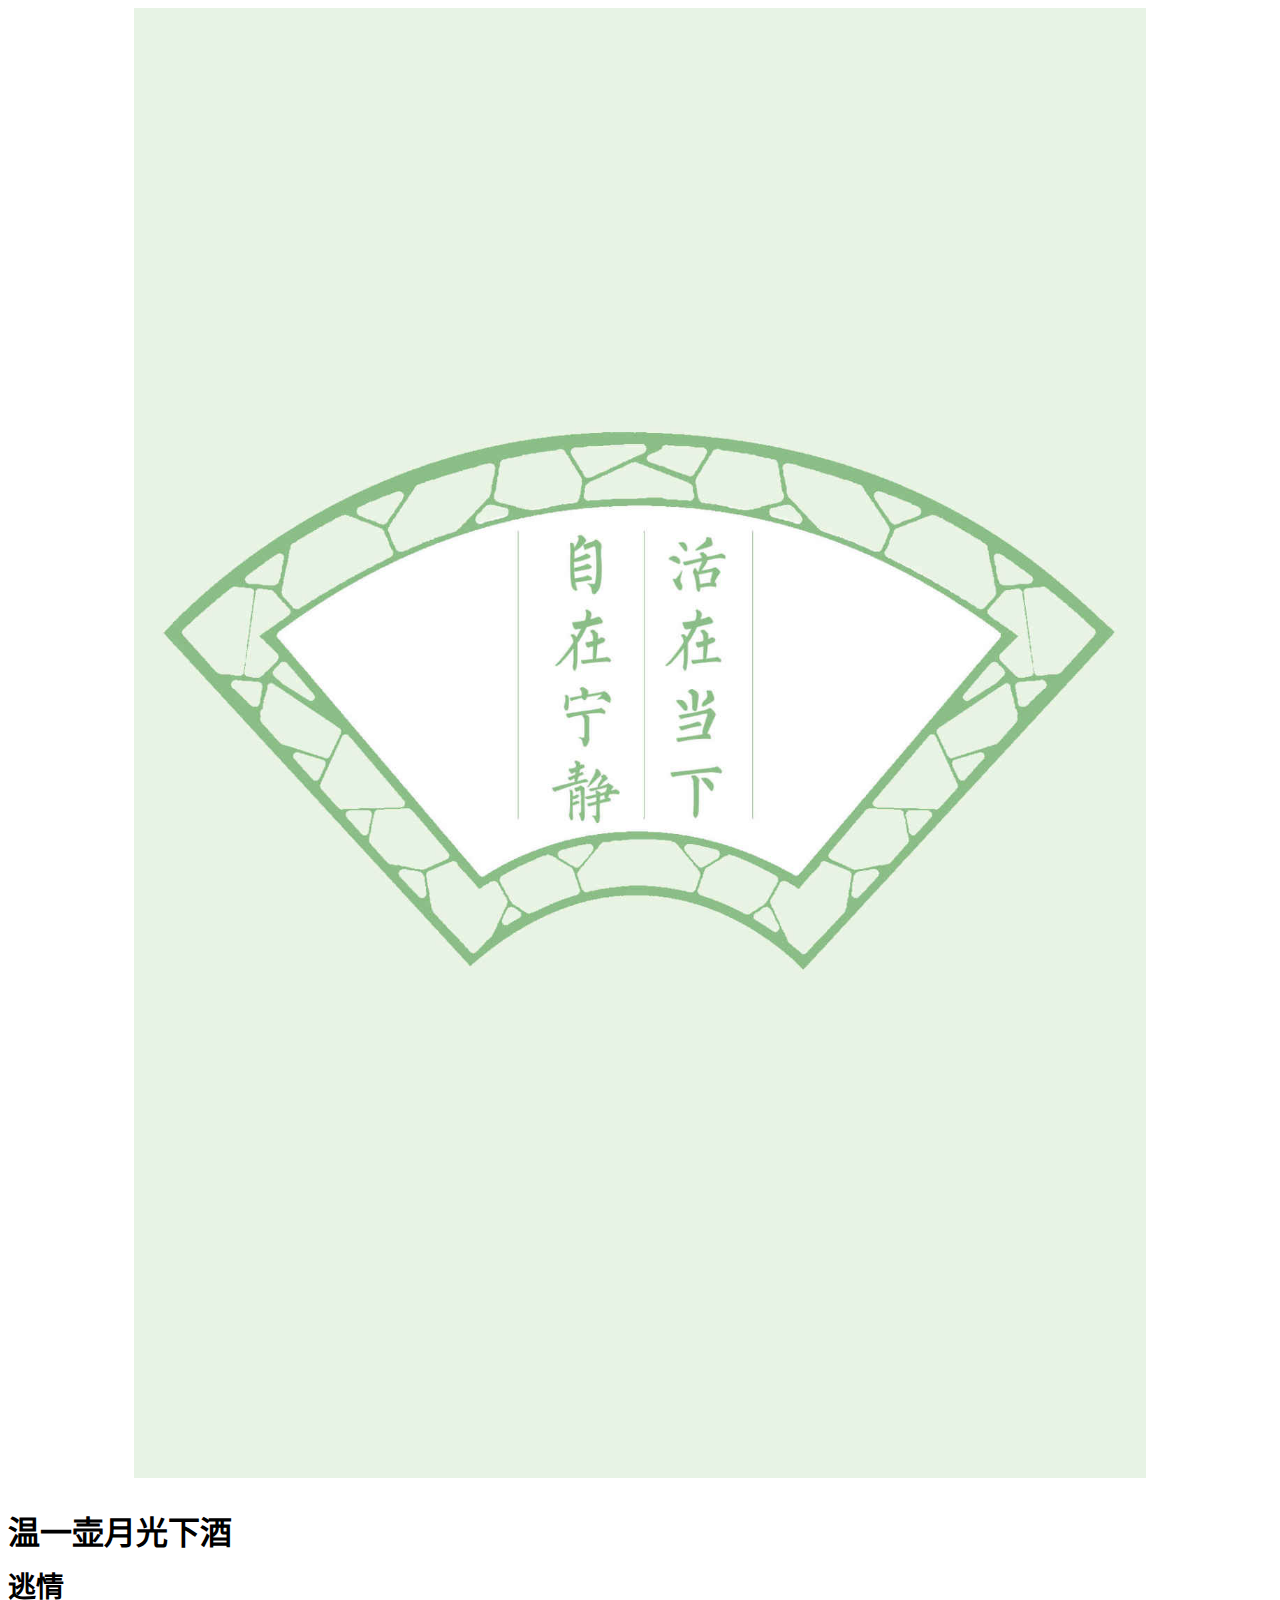
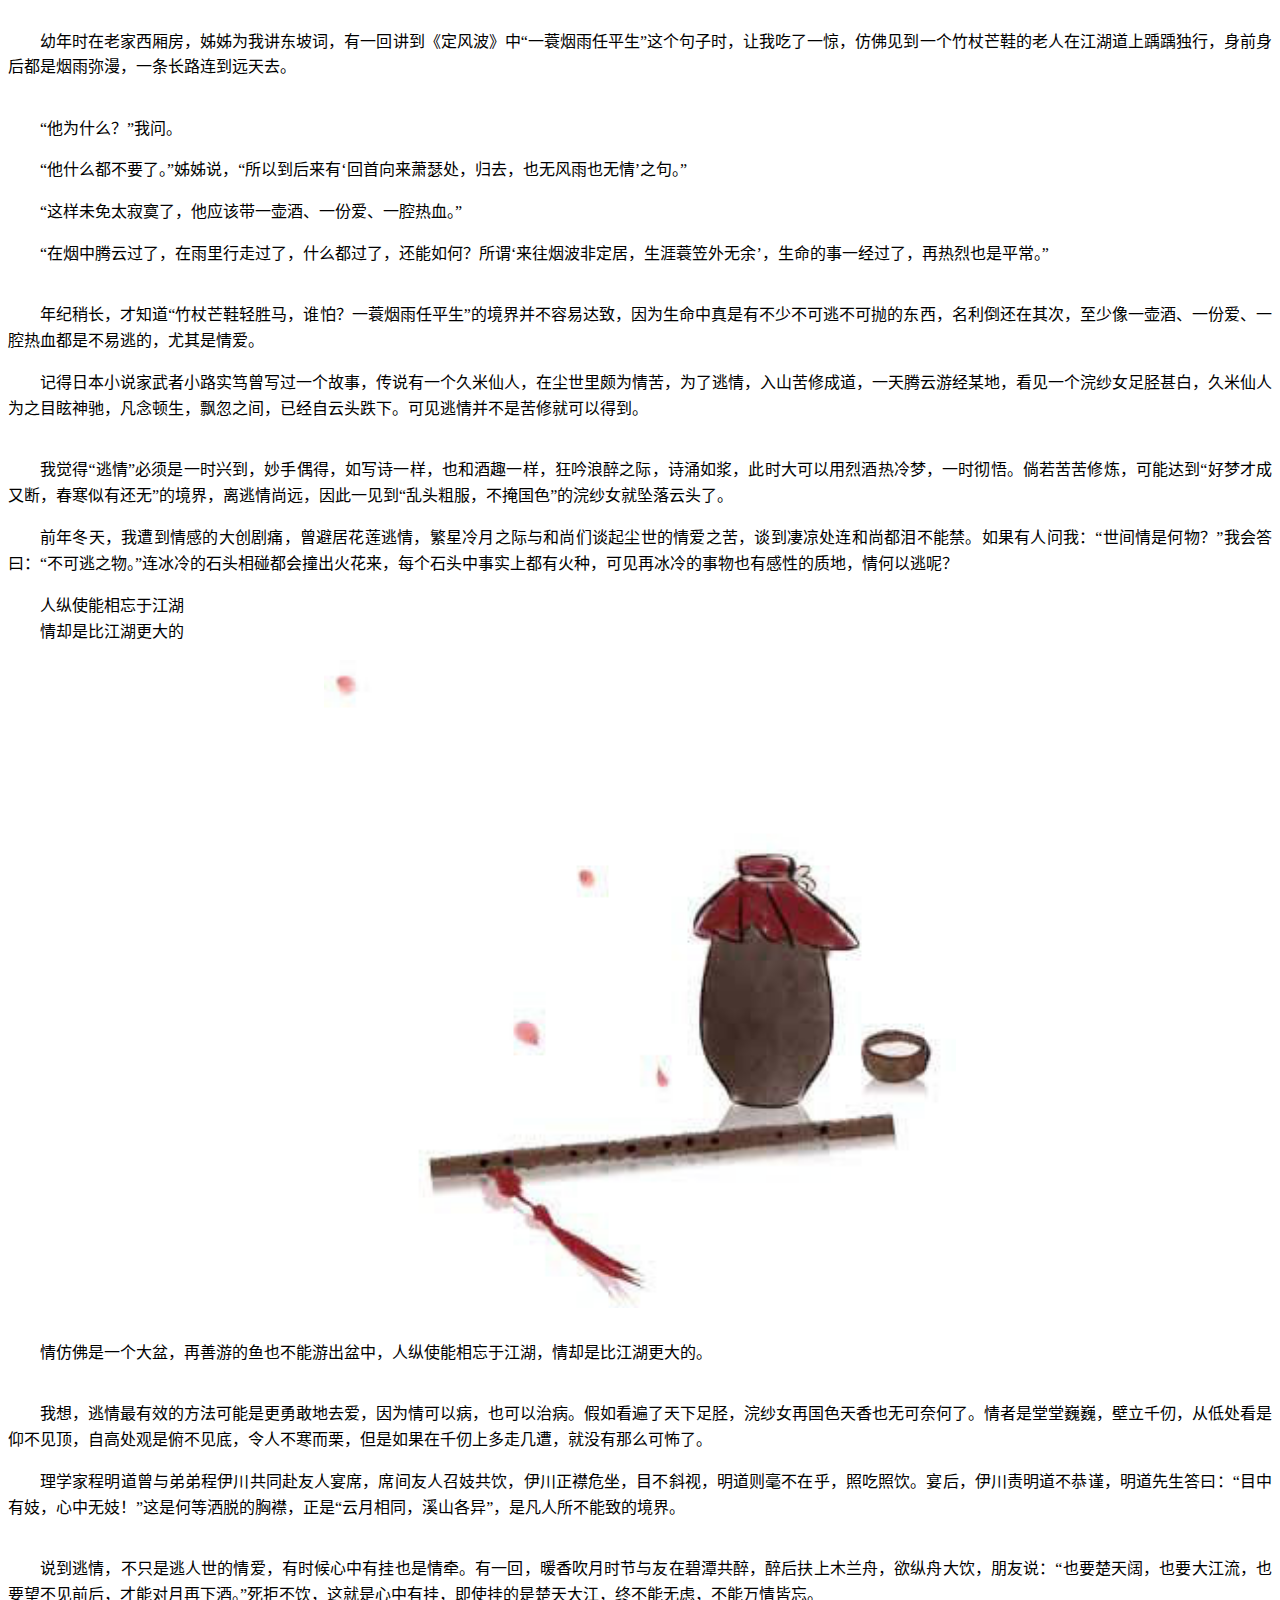
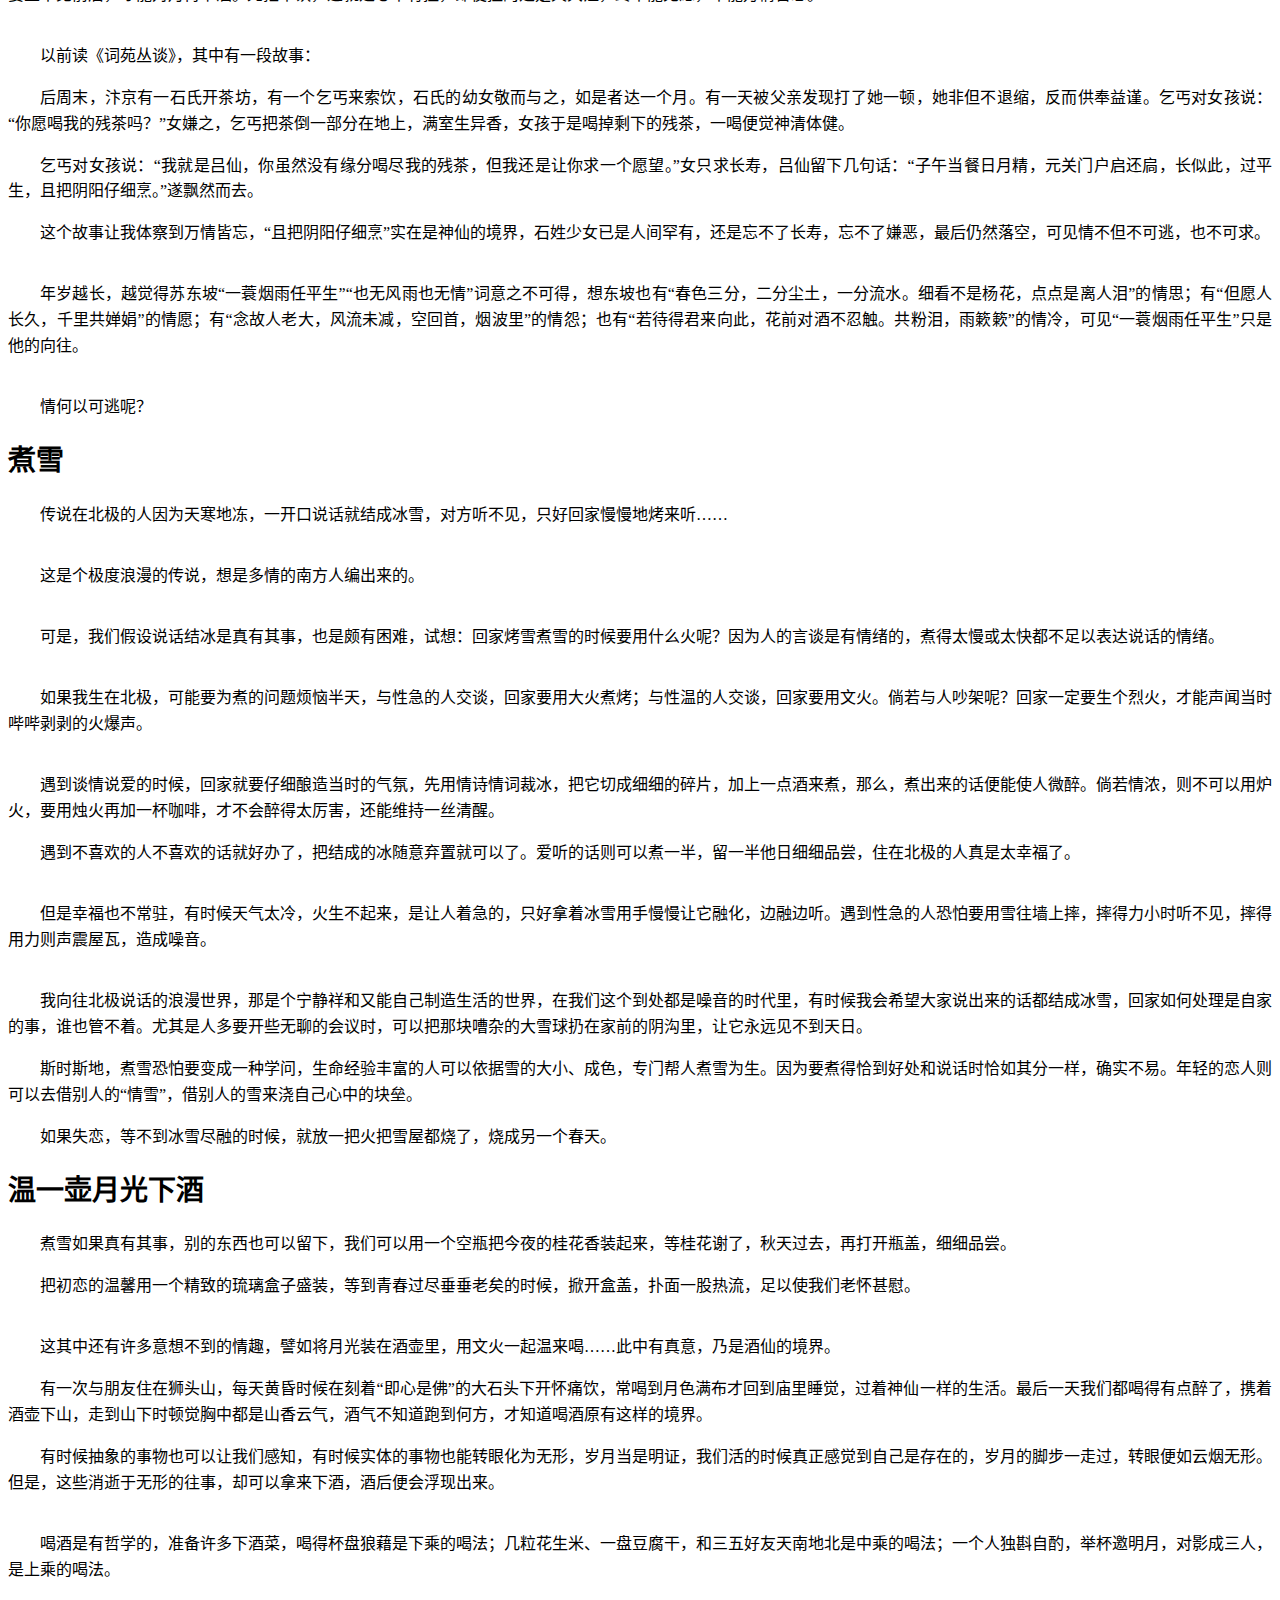
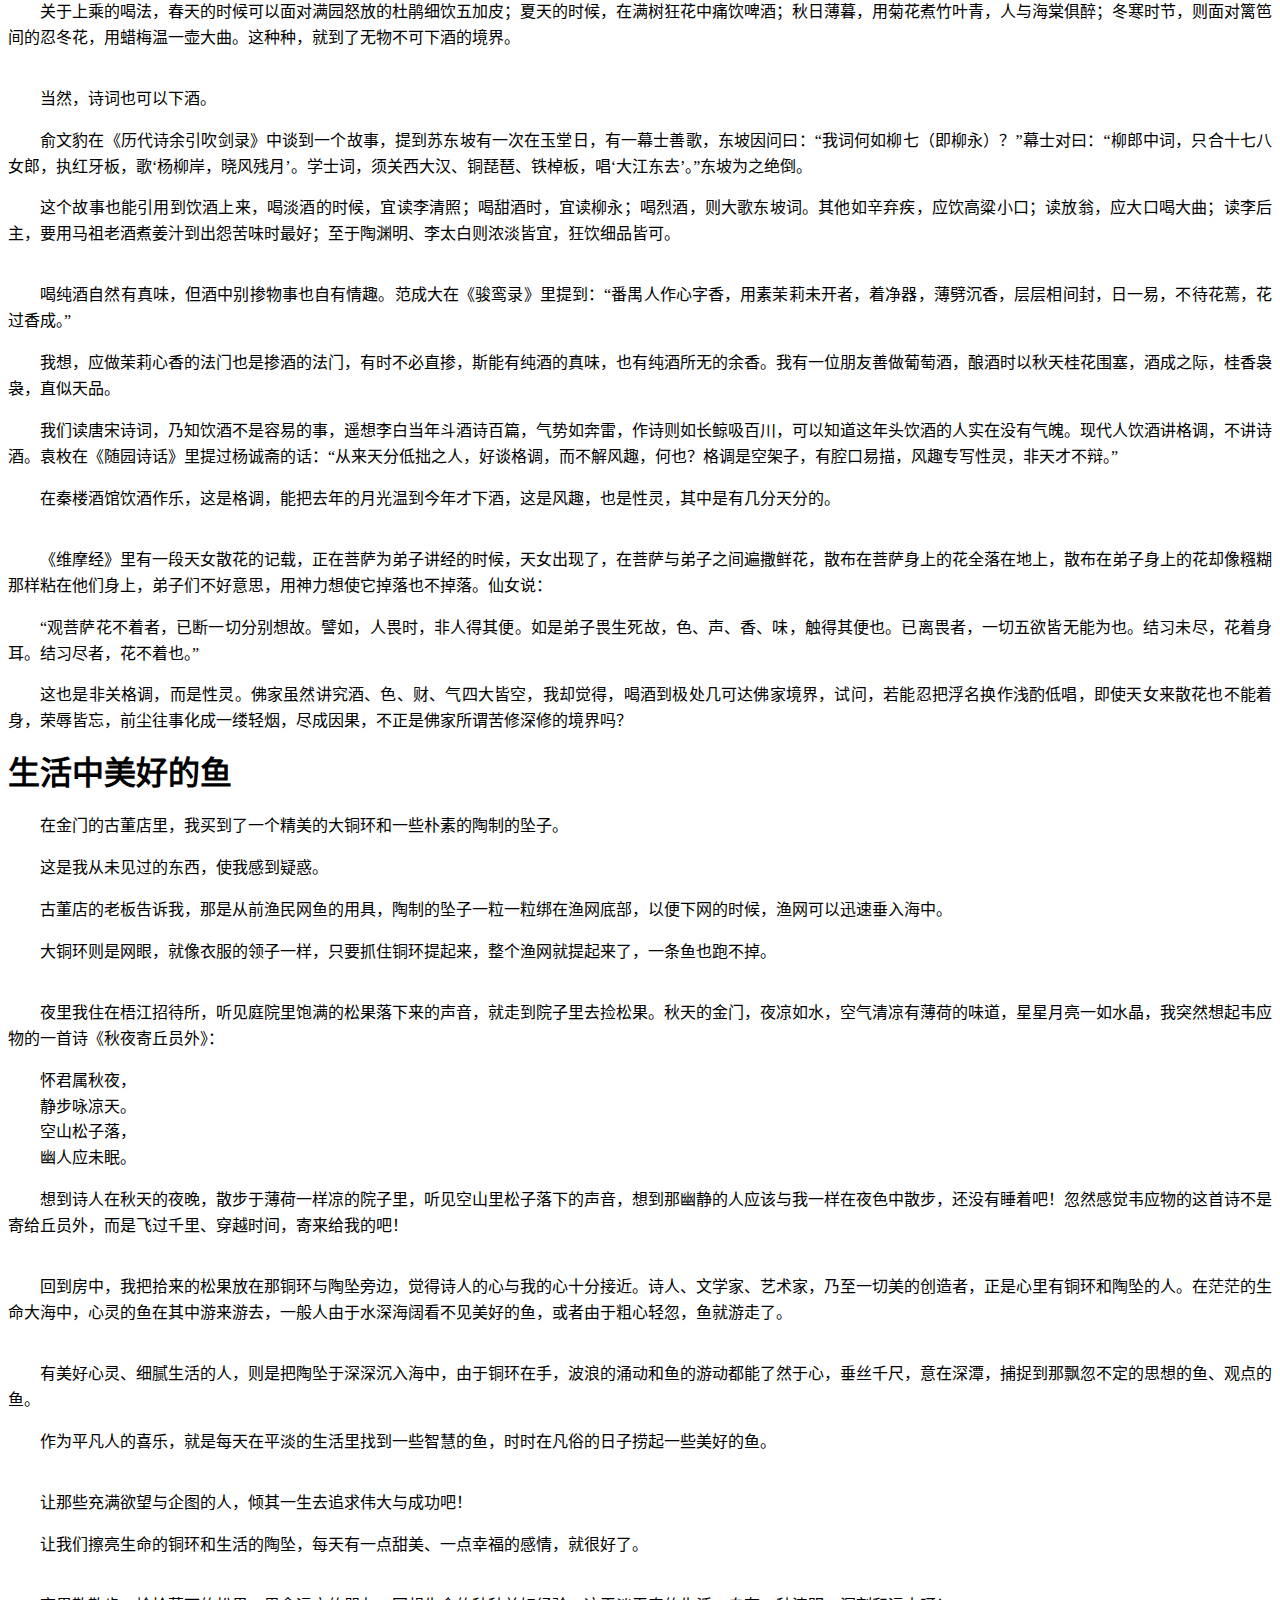
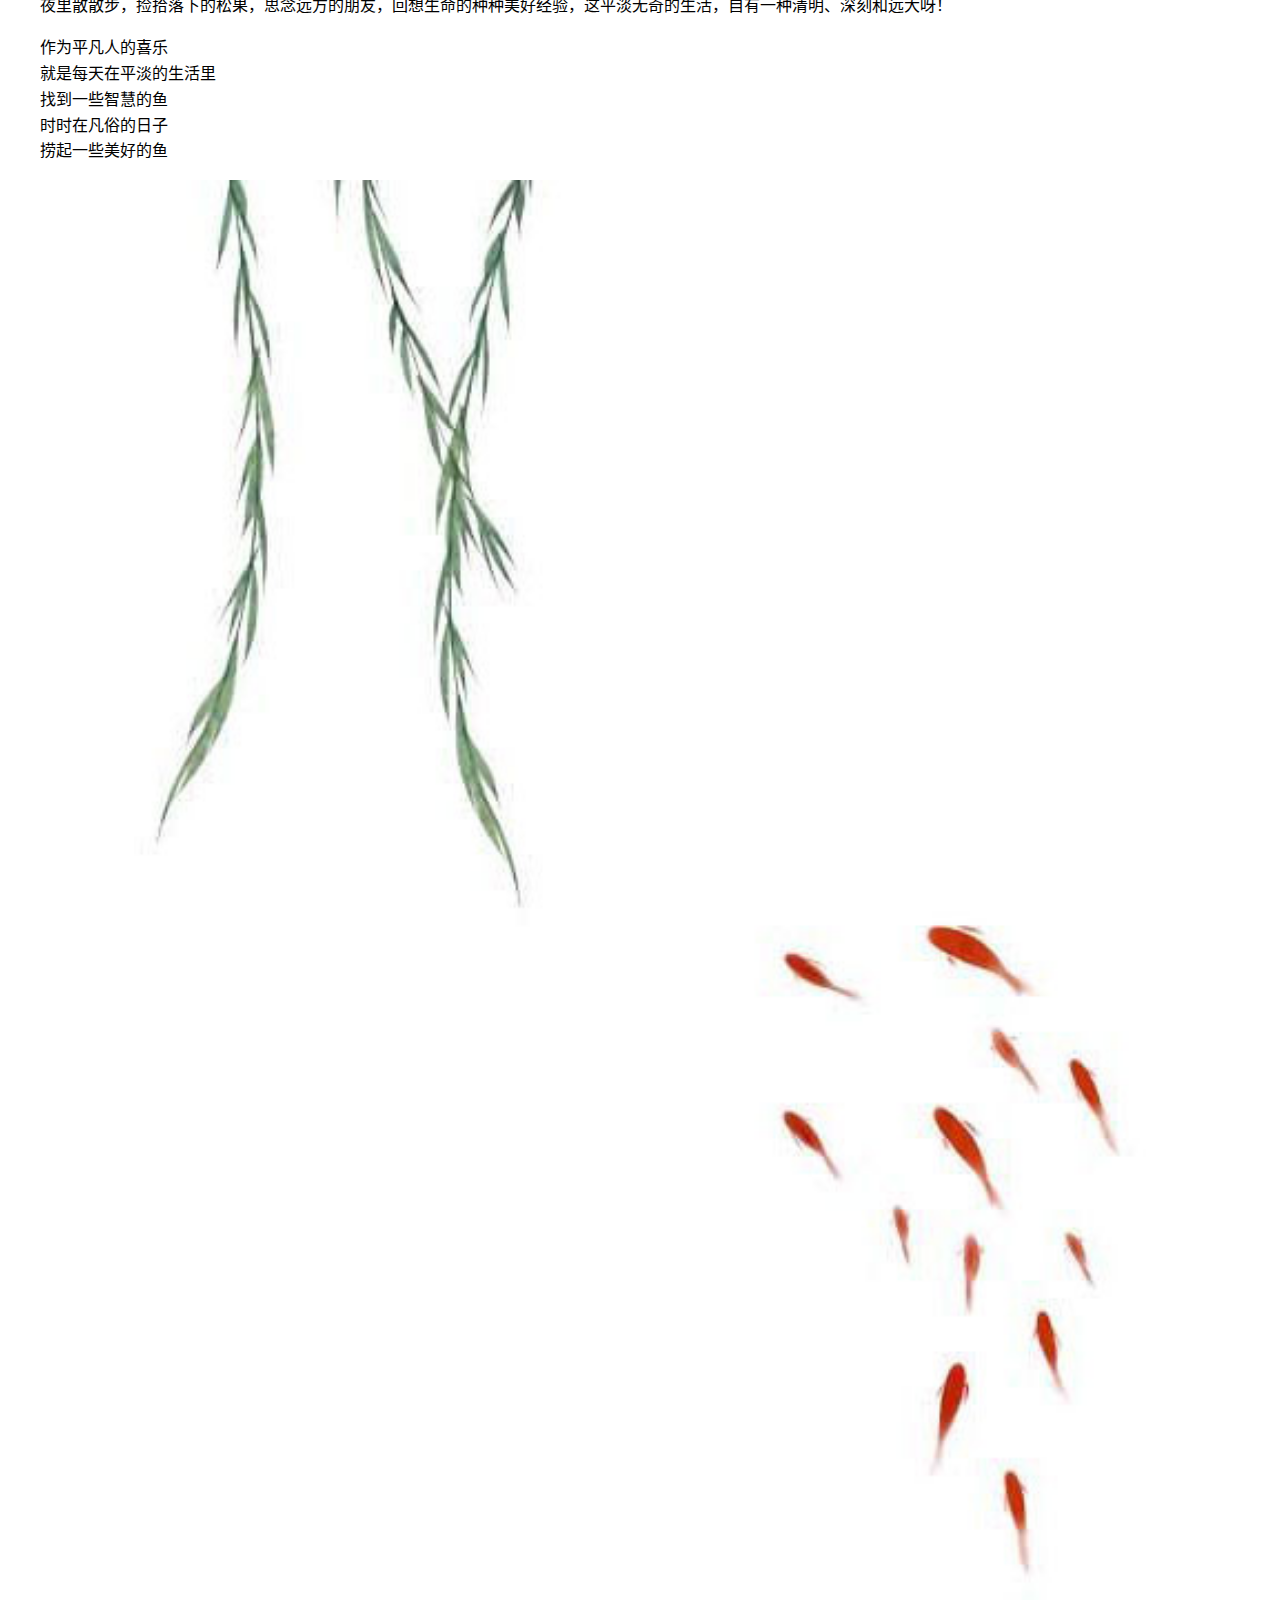
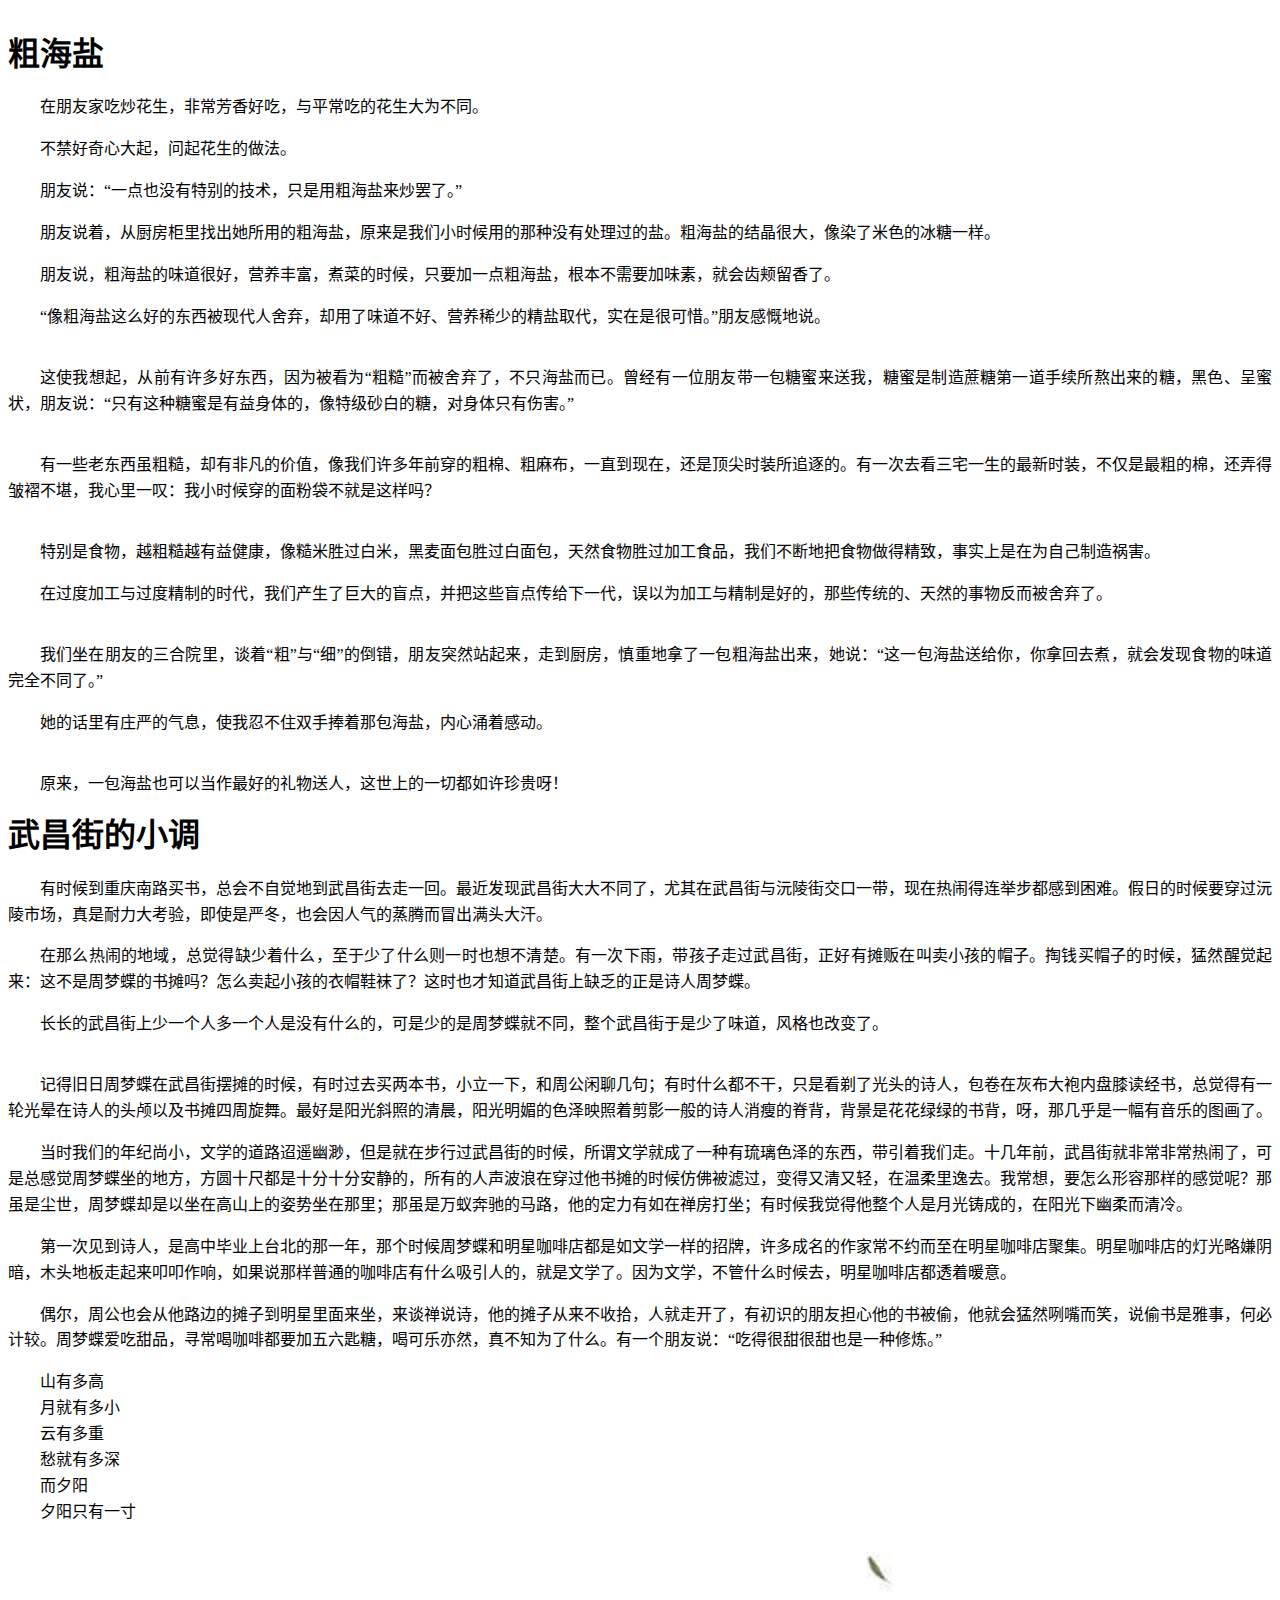
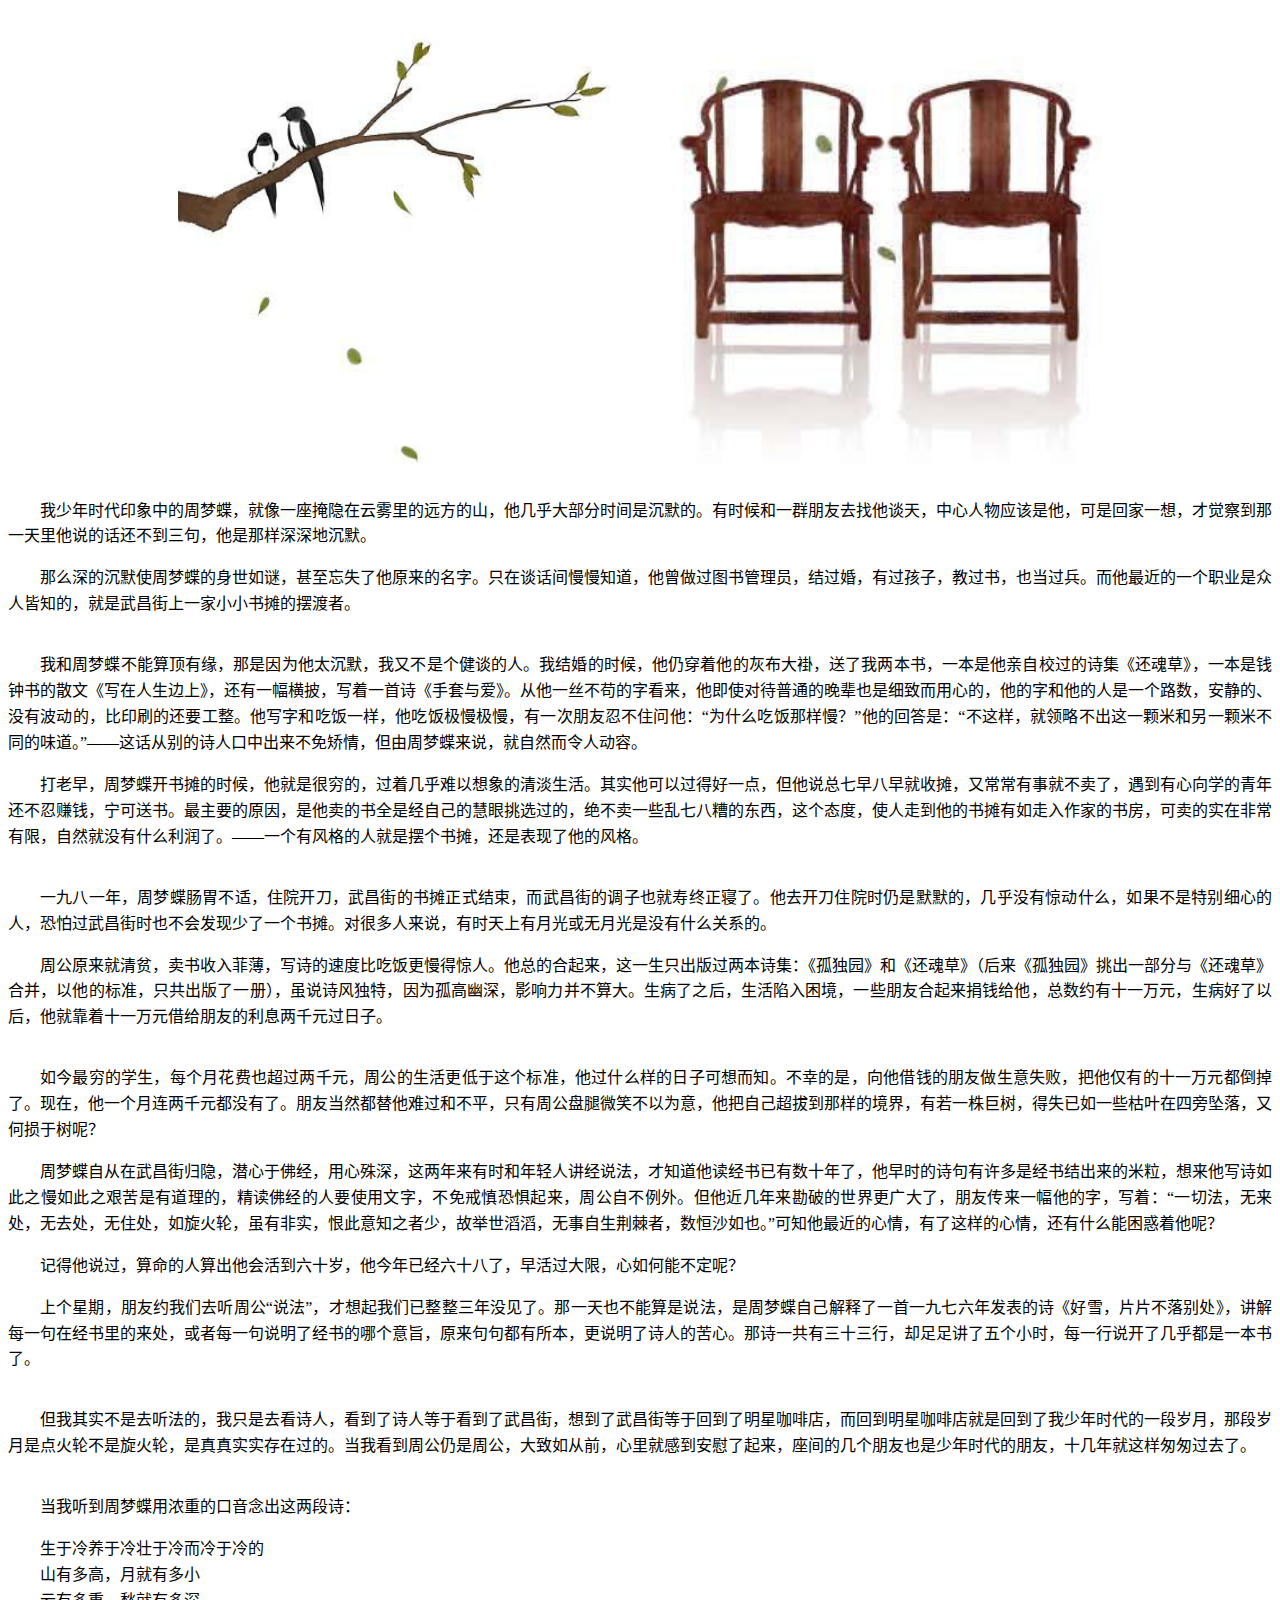
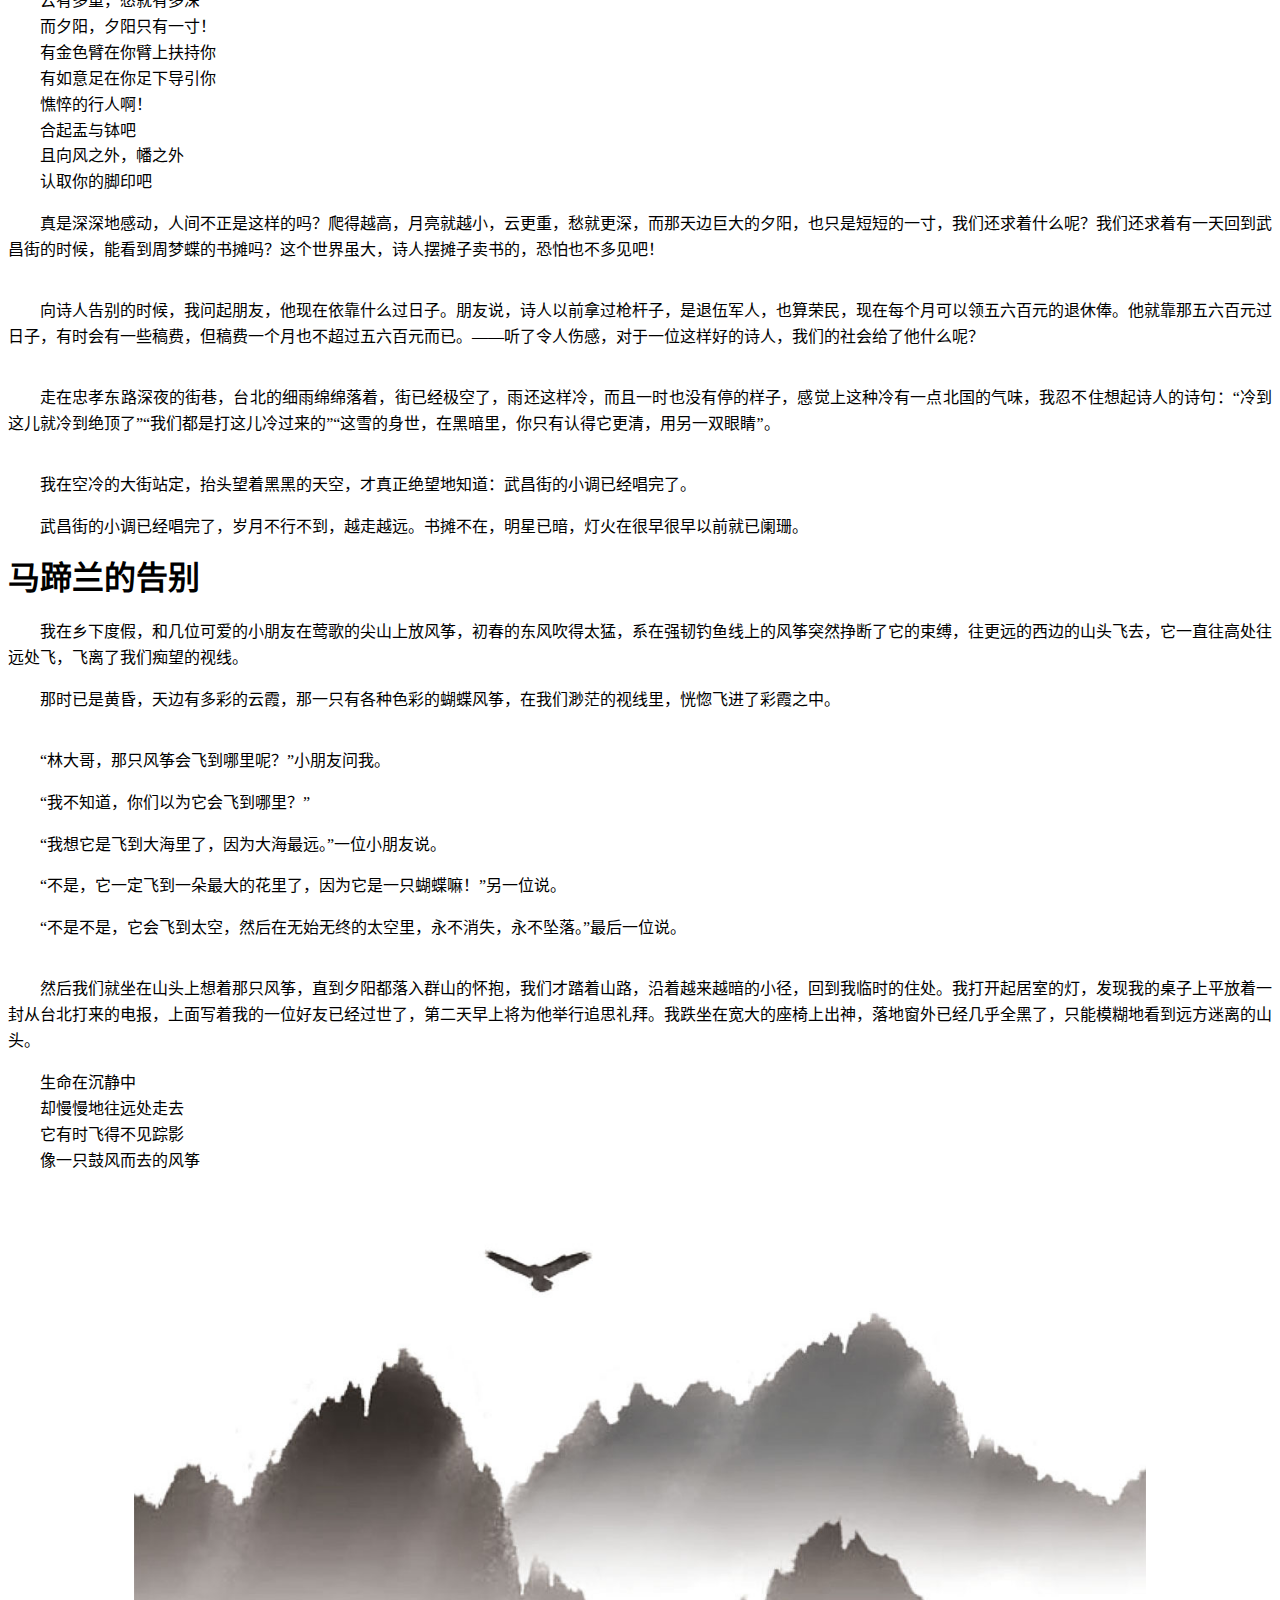
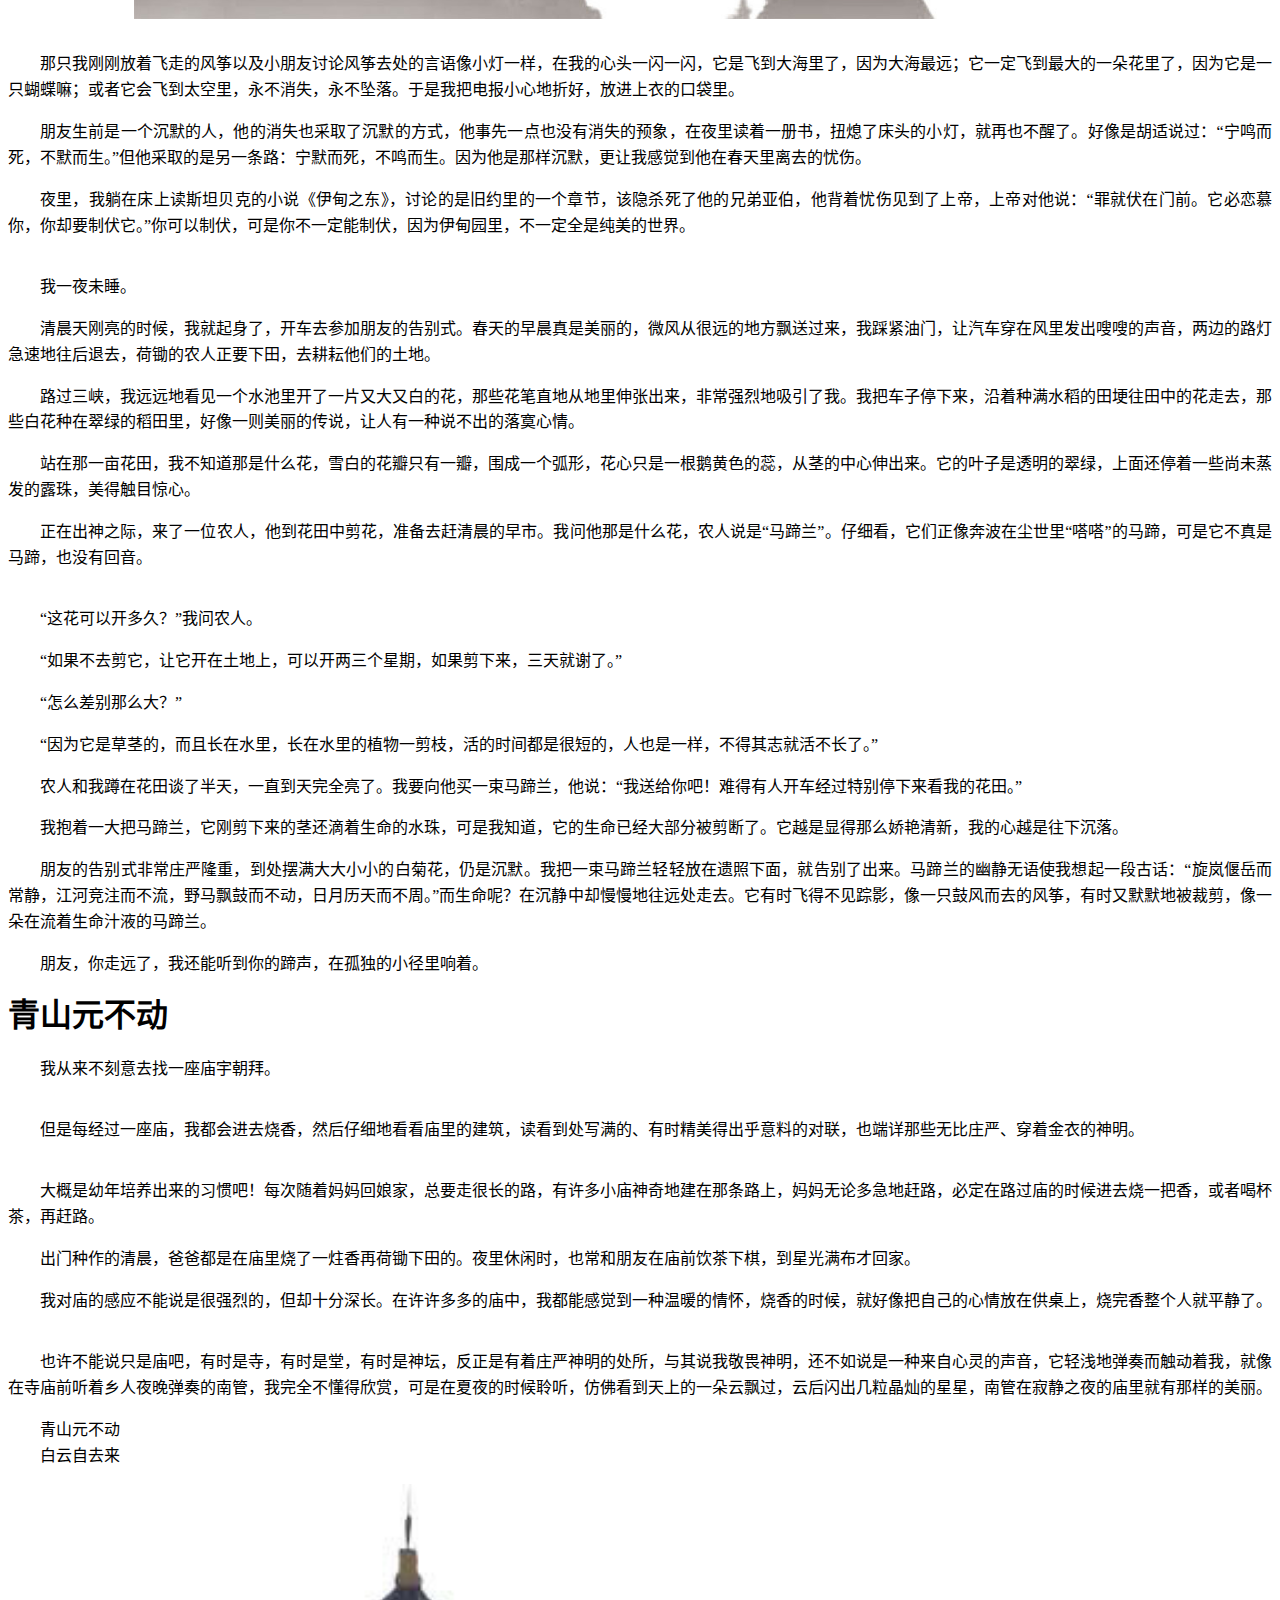
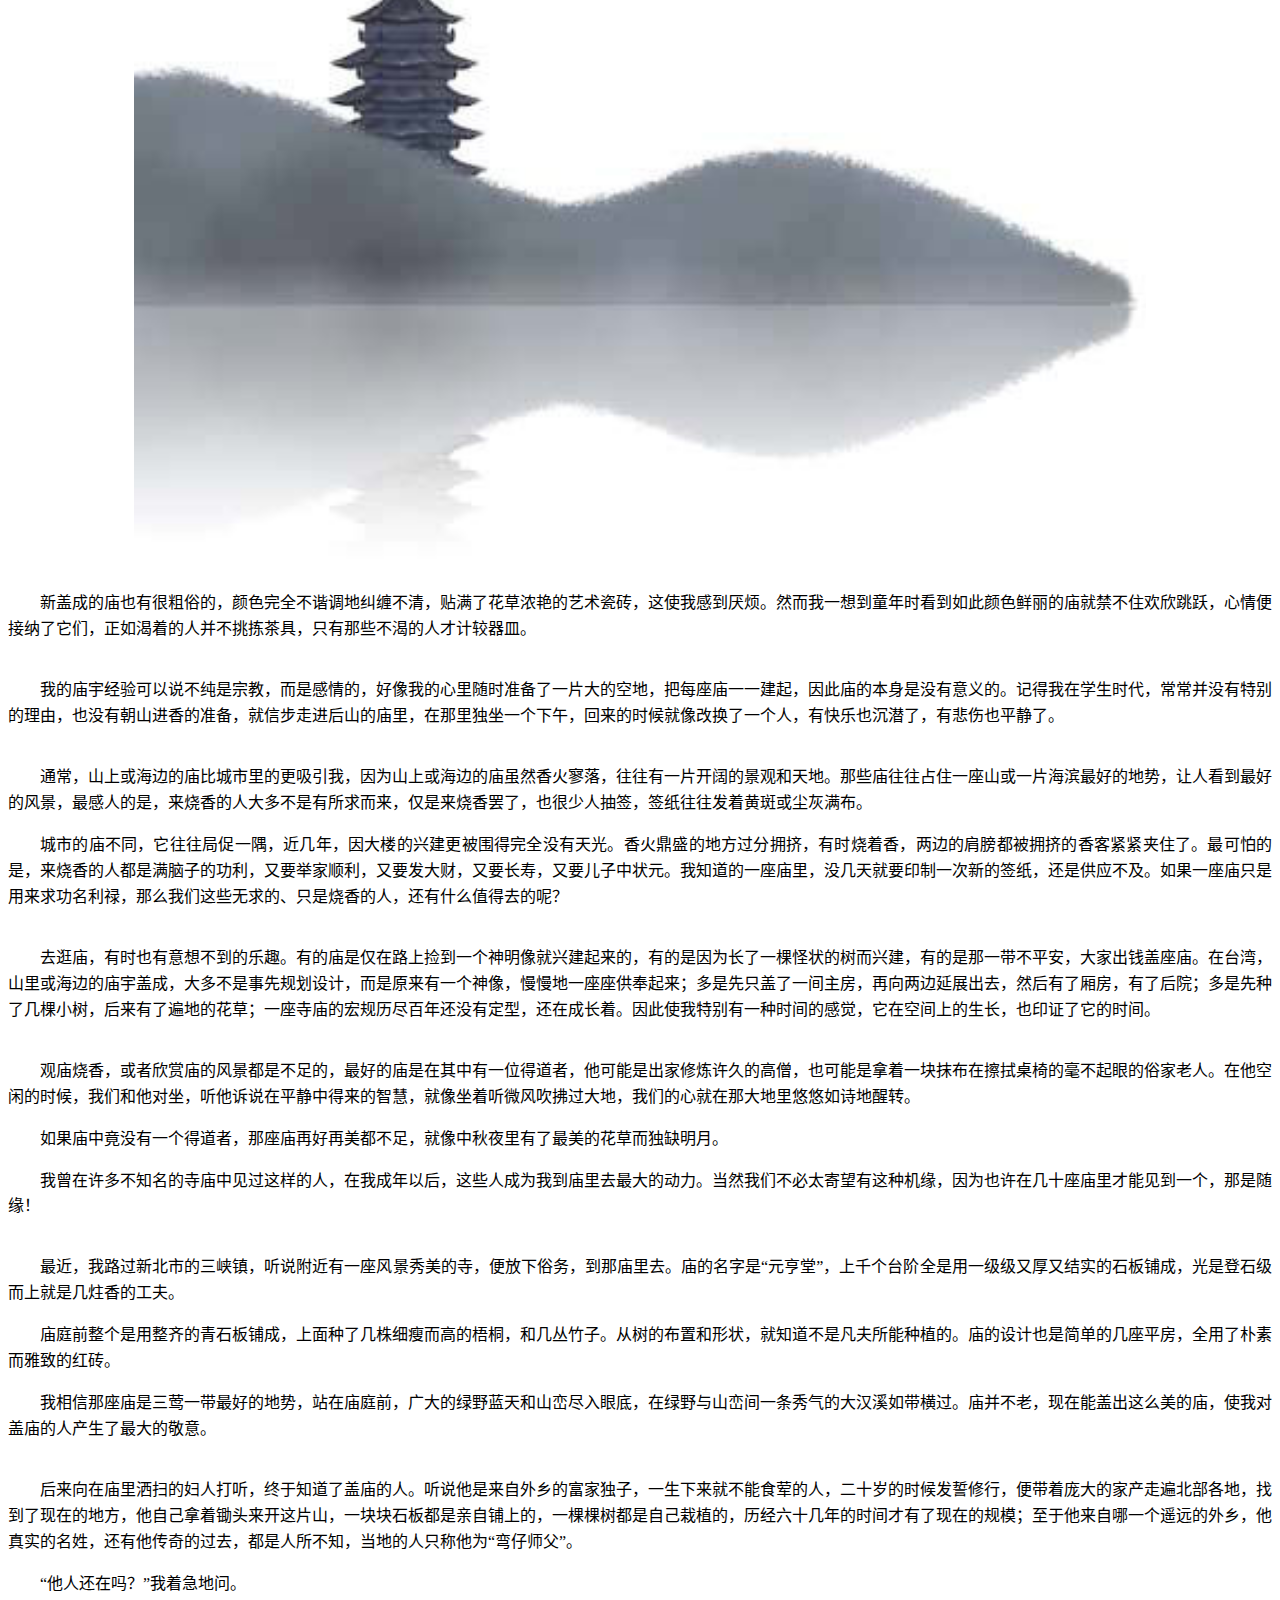
<file: 林清玄/人生最美是清欢.epub/OEBPS/text00006.html>
<!DOCTYPE html PUBLIC "-//W3C//DTD XHTML 1.0 Strict//EN" "http://www.w3.org/TR/xhtml1/DTD/xhtml1-strict.dtd"><html xmlns="http://www.w3.org/1999/xhtml" xml:lang="zh-CN" lang="zh-CN">
<head><meta http-equiv="Content-Type" content="text/html; charset=utf-8" />
<link rel="stylesheet" type="text/css" href="flow0001.css" />
<title>贰　活在当下，自在宁静</title>
</head>
<body>
<div class="kindle-cn-bodycontent-div-alone100"><img class="kindle-cn-bodycontent-image-alone80" alt="" src="Image00015.jpg" />
</div>
<p class="page-break"></p>
<div></div>
<h2 class="kindle-cn-heading2"><a id="sec001"></a>
 温一壶月光下酒</h2>
<h3 class="kindle-cn-heading2">逃情</h3>
<p>幼年时在老家西厢房，姊姊为我讲东坡词，有一回讲到《定风波》中“一蓑烟雨任平生”这个句子时，让我吃了一惊，仿佛见到一个竹杖芒鞋的老人在江湖道上踽踽独行，身前身后都是烟雨弥漫，一条长路连到远天去。</p>
<div class="empty"></div>
<p>“他为什么？”我问。</p>
<p>“他什么都不要了。”姊姊说，“所以到后来有‘回首向来萧瑟处，归去，也无风雨也无情’之句。”</p>
<p>“这样未免太寂寞了，他应该带一壶酒、一份爱、一腔热血。”</p>
<p>“在烟中腾云过了，在雨里行走过了，什么都过了，还能如何？所谓‘来往烟波非定居，生涯蓑笠外无余’，生命的事一经过了，再热烈也是平常。”</p>
<div class="empty"></div>
<p>年纪稍长，才知道“竹杖芒鞋轻胜马，谁怕？一蓑烟雨任平生”的境界并不容易达致，因为生命中真是有不少不可逃不可抛的东西，名利倒还在其次，至少像一壶酒、一份爱、一腔热血都是不易逃的，尤其是情爱。</p>
<p>记得日本小说家武者小路实笃曾写过一个故事，传说有一个久米仙人，在尘世里颇为情苦，为了逃情，入山苦修成道，一天腾云游经某地，看见一个浣纱女足胫甚白，久米仙人为之目眩神驰，凡念顿生，飘忽之间，已经自云头跌下。可见逃情并不是苦修就可以得到。</p>
<div class="empty"></div>
<p>我觉得“逃情”必须是一时兴到，妙手偶得，如写诗一样，也和酒趣一样，狂吟浪醉之际，诗涌如浆，此时大可以用烈酒热冷梦，一时彻悟。倘若苦苦修炼，可能达到“好梦才成又断，春寒似有还无”的境界，离逃情尚远，因此一见到“乱头粗服，不掩国色”的浣纱女就坠落云头了。</p>
<p>前年冬天，我遭到情感的大创剧痛，曾避居花莲逃情，繁星冷月之际与和尚们谈起尘世的情爱之苦，谈到凄凉处连和尚都泪不能禁。如果有人问我：“世间情是何物？”我会答曰：“不可逃之物。”连冰冷的石头相碰都会撞出火花来，每个石头中事实上都有火种，可见再冰冷的事物也有感性的质地，情何以逃呢？</p>
<p class="page-break"></p>
<div></div>
<p class="kindle-cn-poem-left">人纵使能相忘于江湖<br/>
情却是比江湖更大的</p>
<div class="kindle-cn-bodycontent-div-alone100"><img alt="" class="kindle-cn-bodycontent-image-alone50" src="Image00016.jpg" />
</div>
<p class="page-break"></p>
<div></div>
<p>情仿佛是一个大盆，再善游的鱼也不能游出盆中，人纵使能相忘于江湖，情却是比江湖更大的。</p>
<div class="empty"></div>
<p>我想，逃情最有效的方法可能是更勇敢地去爱，因为情可以病，也可以治病。假如看遍了天下足胫，浣纱女再国色天香也无可奈何了。情者是堂堂巍巍，壁立千仞，从低处看是仰不见顶，自高处观是俯不见底，令人不寒而栗，但是如果在千仞上多走几遭，就没有那么可怖了。</p>
<p>理学家程明道曾与弟弟程伊川共同赴友人宴席，席间友人召妓共饮，伊川正襟危坐，目不斜视，明道则毫不在乎，照吃照饮。宴后，伊川责明道不恭谨，明道先生答曰：“目中有妓，心中无妓！”这是何等洒脱的胸襟，正是“云月相同，溪山各异”，是凡人所不能致的境界。</p>
<div class="empty"></div>
<p>说到逃情，不只是逃人世的情爱，有时候心中有挂也是情牵。有一回，暖香吹月时节与友在碧潭共醉，醉后扶上木兰舟，欲纵舟大饮，朋友说：“也要楚天阔，也要大江流，也要望不见前后，才能对月再下酒。”死拒不饮，这就是心中有挂，即使挂的是楚天大江，终不能无虑，不能万情皆忘。</p>
<div class="empty"></div>
<p>以前读《词苑丛谈》，其中有一段故事：</p>
<p class="kindle-cn-kai">后周末，汴京有一石氏开茶坊，有一个乞丐来索饮，石氏的幼女敬而与之，如是者达一个月。有一天被父亲发现打了她一顿，她非但不退缩，反而供奉益谨。乞丐对女孩说：“你愿喝我的残茶吗？”女嫌之，乞丐把茶倒一部分在地上，满室生异香，女孩于是喝掉剩下的残茶，一喝便觉神清体健。</p>
<p class="kindle-cn-kai">乞丐对女孩说：“我就是吕仙，你虽然没有缘分喝尽我的残茶，但我还是让你求一个愿望。”女只求长寿，吕仙留下几句话：“子午当餐日月精，元关门户启还扃，长似此，过平生，且把阴阳仔细烹。”遂飘然而去。</p>
<p>这个故事让我体察到万情皆忘，“且把阴阳仔细烹”实在是神仙的境界，石姓少女已是人间罕有，还是忘不了长寿，忘不了嫌恶，最后仍然落空，可见情不但不可逃，也不可求。</p>
<div class="empty"></div>
<p>年岁越长，越觉得苏东坡“一蓑烟雨任平生”“也无风雨也无情”词意之不可得，想东坡也有“春色三分，二分尘土，一分流水。细看不是杨花，点点是离人泪”的情思；有“但愿人长久，千里共婵娟”的情愿；有“念故人老大，风流未减，空回首，烟波里”的情怨；也有“若待得君来向此，花前对酒不忍触。共粉泪，雨簌簌”的情冷，可见“一蓑烟雨任平生”只是他的向往。</p>
<div class="empty"></div>
<p>情何以可逃呢？</p>
<h3 class="kindle-cn-heading2">煮雪</h3>
<p>传说在北极的人因为天寒地冻，一开口说话就结成冰雪，对方听不见，只好回家慢慢地烤来听……</p>
<div class="empty"></div>
<p>这是个极度浪漫的传说，想是多情的南方人编出来的。</p>
<div class="empty"></div>
<p>可是，我们假设说话结冰是真有其事，也是颇有困难，试想：回家烤雪煮雪的时候要用什么火呢？因为人的言谈是有情绪的，煮得太慢或太快都不足以表达说话的情绪。</p>
<div class="empty"></div>
<p>如果我生在北极，可能要为煮的问题烦恼半天，与性急的人交谈，回家要用大火煮烤；与性温的人交谈，回家要用文火。倘若与人吵架呢？回家一定要生个烈火，才能声闻当时哔哔剥剥的火爆声。</p>
<div class="empty"></div>
<p>遇到谈情说爱的时候，回家就要仔细酿造当时的气氛，先用情诗情词裁冰，把它切成细细的碎片，加上一点酒来煮，那么，煮出来的话便能使人微醉。倘若情浓，则不可以用炉火，要用烛火再加一杯咖啡，才不会醉得太厉害，还能维持一丝清醒。</p>
<p>遇到不喜欢的人不喜欢的话就好办了，把结成的冰随意弃置就可以了。爱听的话则可以煮一半，留一半他日细细品尝，住在北极的人真是太幸福了。</p>
<div class="empty"></div>
<p>但是幸福也不常驻，有时候天气太冷，火生不起来，是让人着急的，只好拿着冰雪用手慢慢让它融化，边融边听。遇到性急的人恐怕要用雪往墙上摔，摔得力小时听不见，摔得用力则声震屋瓦，造成噪音。</p>
<div class="empty"></div>
<p>我向往北极说话的浪漫世界，那是个宁静祥和又能自己制造生活的世界，在我们这个到处都是噪音的时代里，有时候我会希望大家说出来的话都结成冰雪，回家如何处理是自家的事，谁也管不着。尤其是人多要开些无聊的会议时，可以把那块嘈杂的大雪球扔在家前的阴沟里，让它永远见不到天日。</p>
<p>斯时斯地，煮雪恐怕要变成一种学问，生命经验丰富的人可以依据雪的大小、成色，专门帮人煮雪为生。因为要煮得恰到好处和说话时恰如其分一样，确实不易。年轻的恋人则可以去借别人的“情雪”，借别人的雪来浇自己心中的块垒。</p>
<p>如果失恋，等不到冰雪尽融的时候，就放一把火把雪屋都烧了，烧成另一个春天。</p>
<h3 class="kindle-cn-heading2">温一壶月光下酒</h3>
<p>煮雪如果真有其事，别的东西也可以留下，我们可以用一个空瓶把今夜的桂花香装起来，等桂花谢了，秋天过去，再打开瓶盖，细细品尝。</p>
<p>把初恋的温馨用一个精致的琉璃盒子盛装，等到青春过尽垂垂老矣的时候，掀开盒盖，扑面一股热流，足以使我们老怀甚慰。</p>
<div class="empty"></div>
<p>这其中还有许多意想不到的情趣，譬如将月光装在酒壶里，用文火一起温来喝……此中有真意，乃是酒仙的境界。</p>
<p>有一次与朋友住在狮头山，每天黄昏时候在刻着“即心是佛”的大石头下开怀痛饮，常喝到月色满布才回到庙里睡觉，过着神仙一样的生活。最后一天我们都喝得有点醉了，携着酒壶下山，走到山下时顿觉胸中都是山香云气，酒气不知道跑到何方，才知道喝酒原有这样的境界。</p>
<p>有时候抽象的事物也可以让我们感知，有时候实体的事物也能转眼化为无形，岁月当是明证，我们活的时候真正感觉到自己是存在的，岁月的脚步一走过，转眼便如云烟无形。但是，这些消逝于无形的往事，却可以拿来下酒，酒后便会浮现出来。</p>
<div class="empty"></div>
<p>喝酒是有哲学的，准备许多下酒菜，喝得杯盘狼藉是下乘的喝法；几粒花生米、一盘豆腐干，和三五好友天南地北是中乘的喝法；一个人独斟自酌，举杯邀明月，对影成三人，是上乘的喝法。</p>
<p>关于上乘的喝法，春天的时候可以面对满园怒放的杜鹃细饮五加皮；夏天的时候，在满树狂花中痛饮啤酒；秋日薄暮，用菊花煮竹叶青，人与海棠俱醉；冬寒时节，则面对篱笆间的忍冬花，用蜡梅温一壶大曲。这种种，就到了无物不可下酒的境界。</p>
<div class="empty"></div>
<p>当然，诗词也可以下酒。</p>
<p>俞文豹在《历代诗余引吹剑录》中谈到一个故事，提到苏东坡有一次在玉堂日，有一幕士善歌，东坡因问曰：“我词何如柳七（即柳永）？”幕士对曰：“柳郎中词，只合十七八女郎，执红牙板，歌‘杨柳岸，晓风残月’。学士词，须关西大汉、铜琵琶、铁棹板，唱‘大江东去’。”东坡为之绝倒。</p>
<p>这个故事也能引用到饮酒上来，喝淡酒的时候，宜读李清照；喝甜酒时，宜读柳永；喝烈酒，则大歌东坡词。其他如辛弃疾，应饮高粱小口；读放翁，应大口喝大曲；读李后主，要用马祖老酒煮姜汁到出怨苦味时最好；至于陶渊明、李太白则浓淡皆宜，狂饮细品皆可。</p>
<div class="empty"></div>
<p>喝纯酒自然有真味，但酒中别掺物事也自有情趣。范成大在《骏鸾录》里提到：“番禺人作心字香，用素茉莉未开者，着净器，薄劈沉香，层层相间封，日一易，不待花蔫，花过香成。”</p>
<p>我想，应做茉莉心香的法门也是掺酒的法门，有时不必直掺，斯能有纯酒的真味，也有纯酒所无的余香。我有一位朋友善做葡萄酒，酿酒时以秋天桂花围塞，酒成之际，桂香袅袅，直似天品。</p>
<p>我们读唐宋诗词，乃知饮酒不是容易的事，遥想李白当年斗酒诗百篇，气势如奔雷，作诗则如长鲸吸百川，可以知道这年头饮酒的人实在没有气魄。现代人饮酒讲格调，不讲诗酒。袁枚在《随园诗话》里提过杨诚斋的话：“从来天分低拙之人，好谈格调，而不解风趣，何也？格调是空架子，有腔口易描，风趣专写性灵，非天才不辩。”</p>
<p>在秦楼酒馆饮酒作乐，这是格调，能把去年的月光温到今年才下酒，这是风趣，也是性灵，其中是有几分天分的。</p>
<div class="empty"></div>
<p>《维摩经》里有一段天女散花的记载，正在菩萨为弟子讲经的时候，天女出现了，在菩萨与弟子之间遍撒鲜花，散布在菩萨身上的花全落在地上，散布在弟子身上的花却像糨糊那样粘在他们身上，弟子们不好意思，用神力想使它掉落也不掉落。仙女说：</p>
<p>“观菩萨花不着者，已断一切分别想故。譬如，人畏时，非人得其便。如是弟子畏生死故，色、声、香、味，触得其便也。已离畏者，一切五欲皆无能为也。结习未尽，花着身耳。结习尽者，花不着也。”</p>
<p>这也是非关格调，而是性灵。佛家虽然讲究酒、色、财、气四大皆空，我却觉得，喝酒到极处几可达佛家境界，试问，若能忍把浮名换作浅酌低唱，即使天女来散花也不能着身，荣辱皆忘，前尘往事化成一缕轻烟，尽成因果，不正是佛家所谓苦修深修的境界吗？</p>
<p class="page-break"></p>
<div></div>
<h2 class="kindle-cn-heading2"><a id="sec002"></a>
 生活中美好的鱼</h2>
<p>在金门的古董店里，我买到了一个精美的大铜环和一些朴素的陶制的坠子。</p>
<p>这是我从未见过的东西，使我感到疑惑。</p>
<p>古董店的老板告诉我，那是从前渔民网鱼的用具，陶制的坠子一粒一粒绑在渔网底部，以便下网的时候，渔网可以迅速垂入海中。</p>
<p>大铜环则是网眼，就像衣服的领子一样，只要抓住铜环提起来，整个渔网就提起来了，一条鱼也跑不掉。</p>
<div class="empty"></div>
<p>夜里我住在梧江招待所，听见庭院里饱满的松果落下来的声音，就走到院子里去捡松果。秋天的金门，夜凉如水，空气清凉有薄荷的味道，星星月亮一如水晶，我突然想起韦应物的一首诗《秋夜寄丘员外》：</p>
<p class="kindle-cn-poem-left">怀君属秋夜，<br/>
静步咏凉天。<br/>
空山松子落，<br/>
幽人应未眠。</p>
<p>想到诗人在秋天的夜晚，散步于薄荷一样凉的院子里，听见空山里松子落下的声音，想到那幽静的人应该与我一样在夜色中散步，还没有睡着吧！忽然感觉韦应物的这首诗不是寄给丘员外，而是飞过千里、穿越时间，寄来给我的吧！</p>
<div class="empty"></div>
<p>回到房中，我把拾来的松果放在那铜环与陶坠旁边，觉得诗人的心与我的心十分接近。诗人、文学家、艺术家，乃至一切美的创造者，正是心里有铜环和陶坠的人。在茫茫的生命大海中，心灵的鱼在其中游来游去，一般人由于水深海阔看不见美好的鱼，或者由于粗心轻忽，鱼就游走了。</p>
<div class="empty"></div>
<p>有美好心灵、细腻生活的人，则是把陶坠于深深沉入海中，由于铜环在手，波浪的涌动和鱼的游动都能了然于心，垂丝千尺，意在深潭，捕捉到那飘忽不定的思想的鱼、观点的鱼。</p>
<p>作为平凡人的喜乐，就是每天在平淡的生活里找到一些智慧的鱼，时时在凡俗的日子捞起一些美好的鱼。</p>
<div class="empty"></div>
<p>让那些充满欲望与企图的人，倾其一生去追求伟大与成功吧！</p>
<p>让我们擦亮生命的铜环和生活的陶坠，每天有一点甜美、一点幸福的感情，就很好了。</p>
<div class="empty"></div>
<p>夜里散散步，捡拾落下的松果，思念远方的朋友，回想生命的种种美好经验，这平淡无奇的生活，自有一种清明、深刻和远大呀！</p>
<p class="page-break"></p>
<div></div>
<p class="kindle-cn-poem-left">作为平凡人的喜乐<br/>
就是每天在平淡的生活里<br/>
找到一些智慧的鱼<br/>
时时在凡俗的日子<br/>
捞起一些美好的鱼</p>
<div class="kindle-cn-bodycontent-div-alone100"><img class="kindle-cn-bodycontent-image-alone80" alt="" src="Image00017.jpg" />
</div>
<p class="page-break"></p>
<div></div>
<h2 class="kindle-cn-heading2"><a id="sec003"></a>
 粗海盐</h2>
<p>在朋友家吃炒花生，非常芳香好吃，与平常吃的花生大为不同。</p>
<p>不禁好奇心大起，问起花生的做法。</p>
<p>朋友说：“一点也没有特别的技术，只是用粗海盐来炒罢了。”</p>
<p>朋友说着，从厨房柜里找出她所用的粗海盐，原来是我们小时候用的那种没有处理过的盐。粗海盐的结晶很大，像染了米色的冰糖一样。</p>
<p>朋友说，粗海盐的味道很好，营养丰富，煮菜的时候，只要加一点粗海盐，根本不需要加味素，就会齿颊留香了。</p>
<p>“像粗海盐这么好的东西被现代人舍弃，却用了味道不好、营养稀少的精盐取代，实在是很可惜。”朋友感慨地说。</p>
<div class="empty"></div>
<p>这使我想起，从前有许多好东西，因为被看为“粗糙”而被舍弃了，不只海盐而已。曾经有一位朋友带一包糖蜜来送我，糖蜜是制造蔗糖第一道手续所熬出来的糖，黑色、呈蜜状，朋友说：“只有这种糖蜜是有益身体的，像特级砂白的糖，对身体只有伤害。”</p>
<div class="empty"></div>
<p>有一些老东西虽粗糙，却有非凡的价值，像我们许多年前穿的粗棉、粗麻布，一直到现在，还是顶尖时装所追逐的。有一次去看三宅一生的最新时装，不仅是最粗的棉，还弄得皱褶不堪，我心里一叹：我小时候穿的面粉袋不就是这样吗？</p>
<div class="empty"></div>
<p>特别是食物，越粗糙越有益健康，像糙米胜过白米，黑麦面包胜过白面包，天然食物胜过加工食品，我们不断地把食物做得精致，事实上是在为自己制造祸害。</p>
<p>在过度加工与过度精制的时代，我们产生了巨大的盲点，并把这些盲点传给下一代，误以为加工与精制是好的，那些传统的、天然的事物反而被舍弃了。</p>
<div class="empty"></div>
<p>我们坐在朋友的三合院里，谈着“粗”与“细”的倒错，朋友突然站起来，走到厨房，慎重地拿了一包粗海盐出来，她说：“这一包海盐送给你，你拿回去煮，就会发现食物的味道完全不同了。”</p>
<p>她的话里有庄严的气息，使我忍不住双手捧着那包海盐，内心涌着感动。</p>
<div class="empty"></div>
<p>原来，一包海盐也可以当作最好的礼物送人，这世上的一切都如许珍贵呀！</p>
<p class="page-break"></p>
<div></div>
<h2 class="kindle-cn-heading2"><a id="sec004"></a>
 武昌街的小调</h2>
<p>有时候到重庆南路买书，总会不自觉地到武昌街去走一回。最近发现武昌街大大不同了，尤其在武昌街与沅陵街交口一带，现在热闹得连举步都感到困难。假日的时候要穿过沅陵市场，真是耐力大考验，即使是严冬，也会因人气的蒸腾而冒出满头大汗。</p>
<p>在那么热闹的地域，总觉得缺少着什么，至于少了什么则一时也想不清楚。有一次下雨，带孩子走过武昌街，正好有摊贩在叫卖小孩的帽子。掏钱买帽子的时候，猛然醒觉起来：这不是周梦蝶的书摊吗？怎么卖起小孩的衣帽鞋袜了？这时也才知道武昌街上缺乏的正是诗人周梦蝶。</p>
<p>长长的武昌街上少一个人多一个人是没有什么的，可是少的是周梦蝶就不同，整个武昌街于是少了味道，风格也改变了。</p>
<div class="empty"></div>
<p>记得旧日周梦蝶在武昌街摆摊的时候，有时过去买两本书，小立一下，和周公闲聊几句；有时什么都不干，只是看剃了光头的诗人，包卷在灰布大袍内盘膝读经书，总觉得有一轮光晕在诗人的头颅以及书摊四周旋舞。最好是阳光斜照的清晨，阳光明媚的色泽映照着剪影一般的诗人消瘦的脊背，背景是花花绿绿的书背，呀，那几乎是一幅有音乐的图画了。</p>
<p>当时我们的年纪尚小，文学的道路迢遥幽渺，但是就在步行过武昌街的时候，所谓文学就成了一种有琉璃色泽的东西，带引着我们走。十几年前，武昌街就非常非常热闹了，可是总感觉周梦蝶坐的地方，方圆十尺都是十分十分安静的，所有的人声波浪在穿过他书摊的时候仿佛被滤过，变得又清又轻，在温柔里逸去。我常想，要怎么形容那样的感觉呢？那虽是尘世，周梦蝶却是以坐在高山上的姿势坐在那里；那虽是万蚁奔驰的马路，他的定力有如在禅房打坐；有时候我觉得他整个人是月光铸成的，在阳光下幽柔而清冷。</p>
<p>第一次见到诗人，是高中毕业上台北的那一年，那个时候周梦蝶和明星咖啡店都是如文学一样的招牌，许多成名的作家常不约而至在明星咖啡店聚集。明星咖啡店的灯光略嫌阴暗，木头地板走起来叩叩作响，如果说那样普通的咖啡店有什么吸引人的，就是文学了。因为文学，不管什么时候去，明星咖啡店都透着暖意。</p>
<p>偶尔，周公也会从他路边的摊子到明星里面来坐，来谈禅说诗，他的摊子从来不收拾，人就走开了，有初识的朋友担心他的书被偷，他就会猛然咧嘴而笑，说偷书是雅事，何必计较。周梦蝶爱吃甜品，寻常喝咖啡都要加五六匙糖，喝可乐亦然，真不知为了什么。有一个朋友说：“吃得很甜很甜也是一种修炼。”</p>
<p class="page-break"></p>
<div></div>
<p class="kindle-cn-poem-left">山有多高<br/>
月就有多小<br/>
云有多重<br/>
愁就有多深<br/>
而夕阳<br/>
夕阳只有一寸</p>
<table cellspacing="10" class="kindle-cn-picture-parallel-1">
<tr>
<td class="kindle-cn-picture-parallel-2"><img class="kindle-cn-picture-parallel-3" alt="" src="Image00018.jpg" />
</td>
<td class="kindle-cn-picture-parallel-2"><img class="kindle-cn-picture-parallel-3" alt="" src="Image00019.jpg" />
</td>
</tr>
</table>
<p class="page-break"></p>
<div></div>
<p>我少年时代印象中的周梦蝶，就像一座掩隐在云雾里的远方的山，他几乎大部分时间是沉默的。有时候和一群朋友去找他谈天，中心人物应该是他，可是回家一想，才觉察到那一天里他说的话还不到三句，他是那样深深地沉默。</p>
<p>那么深的沉默使周梦蝶的身世如谜，甚至忘失了他原来的名字。只在谈话间慢慢知道，他曾做过图书管理员，结过婚，有过孩子，教过书，也当过兵。而他最近的一个职业是众人皆知的，就是武昌街上一家小小书摊的摆渡者。</p>
<div class="empty"></div>
<p>我和周梦蝶不能算顶有缘，那是因为他太沉默，我又不是个健谈的人。我结婚的时候，他仍穿着他的灰布大褂，送了我两本书，一本是他亲自校过的诗集《还魂草》，一本是钱钟书的散文《写在人生边上》，还有一幅横披，写着一首诗《手套与爱》。从他一丝不苟的字看来，他即使对待普通的晚辈也是细致而用心的，他的字和他的人是一个路数，安静的、没有波动的，比印刷的还要工整。他写字和吃饭一样，他吃饭极慢极慢，有一次朋友忍不住问他：“为什么吃饭那样慢？”他的回答是：“不这样，就领略不出这一颗米和另一颗米不同的味道。”——这话从别的诗人口中出来不免矫情，但由周梦蝶来说，就自然而令人动容。</p>
<p>打老早，周梦蝶开书摊的时候，他就是很穷的，过着几乎难以想象的清淡生活。其实他可以过得好一点，但他说总七早八早就收摊，又常常有事就不卖了，遇到有心向学的青年还不忍赚钱，宁可送书。最主要的原因，是他卖的书全是经自己的慧眼挑选过的，绝不卖一些乱七八糟的东西，这个态度，使人走到他的书摊有如走入作家的书房，可卖的实在非常有限，自然就没有什么利润了。——一个有风格的人就是摆个书摊，还是表现了他的风格。</p>
<div class="empty"></div>
<p>一九八一年，周梦蝶肠胃不适，住院开刀，武昌街的书摊正式结束，而武昌街的调子也就寿终正寝了。他去开刀住院时仍是默默的，几乎没有惊动什么，如果不是特别细心的人，恐怕过武昌街时也不会发现少了一个书摊。对很多人来说，有时天上有月光或无月光是没有什么关系的。</p>
<p>周公原来就清贫，卖书收入菲薄，写诗的速度比吃饭更慢得惊人。他总的合起来，这一生只出版过两本诗集：《孤独园》和《还魂草》（后来《孤独园》挑出一部分与《还魂草》合并，以他的标准，只共出版了一册），虽说诗风独特，因为孤高幽深，影响力并不算大。生病了之后，生活陷入困境，一些朋友合起来捐钱给他，总数约有十一万元，生病好了以后，他就靠着十一万元借给朋友的利息两千元过日子。</p>
<div class="empty"></div>
<p>如今最穷的学生，每个月花费也超过两千元，周公的生活更低于这个标准，他过什么样的日子可想而知。不幸的是，向他借钱的朋友做生意失败，把他仅有的十一万元都倒掉了。现在，他一个月连两千元都没有了。朋友当然都替他难过和不平，只有周公盘腿微笑不以为意，他把自己超拔到那样的境界，有若一株巨树，得失已如一些枯叶在四旁坠落，又何损于树呢？</p>
<p>周梦蝶自从在武昌街归隐，潜心于佛经，用心殊深，这两年来有时和年轻人讲经说法，才知道他读经书已有数十年了，他早时的诗句有许多是经书结出来的米粒，想来他写诗如此之慢如此之艰苦是有道理的，精读佛经的人要使用文字，不免戒慎恐惧起来，周公自不例外。但他近几年来勘破的世界更广大了，朋友传来一幅他的字，写着：“一切法，无来处，无去处，无住处，如旋火轮，虽有非实，恨此意知之者少，故举世滔滔，无事自生荆棘者，数恒沙如也。”可知他最近的心情，有了这样的心情，还有什么能困惑着他呢？</p>
<p>记得他说过，算命的人算出他会活到六十岁，他今年已经六十八了，早活过大限，心如何能不定呢？</p>
<p>上个星期，朋友约我们去听周公“说法”，才想起我们已整整三年没见了。那一天也不能算是说法，是周梦蝶自己解释了一首一九七六年发表的诗《好雪，片片不落别处》，讲解每一句在经书里的来处，或者每一句说明了经书的哪个意旨，原来句句都有所本，更说明了诗人的苦心。那诗一共有三十三行，却足足讲了五个小时，每一行说开了几乎都是一本书了。</p>
<div class="empty"></div>
<p>但我其实不是去听法的，我只是去看诗人，看到了诗人等于看到了武昌街，想到了武昌街等于回到了明星咖啡店，而回到明星咖啡店就是回到了我少年时代的一段岁月，那段岁月是点火轮不是旋火轮，是真真实实存在过的。当我看到周公仍是周公，大致如从前，心里就感到安慰了起来，座间的几个朋友也是少年时代的朋友，十几年就这样匆匆过去了。</p>
<div class="empty"></div>
<p>当我听到周梦蝶用浓重的口音念出这两段诗：</p>
<p class="kindle-cn-poem-left">生于冷养于冷壮于冷而冷于冷的<br/>
山有多高，月就有多小<br/>
云有多重，愁就有多深<br/>
而夕阳，夕阳只有一寸！<br/>
有金色臂在你臂上扶持你<br/>
有如意足在你足下导引你<br/>
憔悴的行人啊！<br/>
合起盂与钵吧<br/>
且向风之外，幡之外<br/>
认取你的脚印吧</p>
<p>真是深深地感动，人间不正是这样的吗？爬得越高，月亮就越小，云更重，愁就更深，而那天边巨大的夕阳，也只是短短的一寸，我们还求着什么呢？我们还求着有一天回到武昌街的时候，能看到周梦蝶的书摊吗？这个世界虽大，诗人摆摊子卖书的，恐怕也不多见吧！</p>
<div class="empty"></div>
<p>向诗人告别的时候，我问起朋友，他现在依靠什么过日子。朋友说，诗人以前拿过枪杆子，是退伍军人，也算荣民，现在每个月可以领五六百元的退休俸。他就靠那五六百元过日子，有时会有一些稿费，但稿费一个月也不超过五六百元而已。——听了令人伤感，对于一位这样好的诗人，我们的社会给了他什么呢？</p>
<div class="empty"></div>
<p>走在忠孝东路深夜的街巷，台北的细雨绵绵落着，街已经极空了，雨还这样冷，而且一时也没有停的样子，感觉上这种冷有一点北国的气味，我忍不住想起诗人的诗句：“冷到这儿就冷到绝顶了”“我们都是打这儿冷过来的”“这雪的身世，在黑暗里，你只有认得它更清，用另一双眼睛”。</p>
<div class="empty"></div>
<p>我在空冷的大街站定，抬头望着黑黑的天空，才真正绝望地知道：武昌街的小调已经唱完了。</p>
<p>武昌街的小调已经唱完了，岁月不行不到，越走越远。书摊不在，明星已暗，灯火在很早很早以前就已阑珊。</p>
<p class="page-break"></p>
<div></div>
<h2 class="kindle-cn-heading2"><a id="sec005"></a>
 马蹄兰的告别</h2>
<p>我在乡下度假，和几位可爱的小朋友在莺歌的尖山上放风筝，初春的东风吹得太猛，系在强韧钓鱼线上的风筝突然挣断了它的束缚，往更远的西边的山头飞去，它一直往高处往远处飞，飞离了我们痴望的视线。</p>
<p>那时已是黄昏，天边有多彩的云霞，那一只有各种色彩的蝴蝶风筝，在我们渺茫的视线里，恍惚飞进了彩霞之中。</p>
<div class="empty"></div>
<p>“林大哥，那只风筝会飞到哪里呢？”小朋友问我。</p>
<p>“我不知道，你们以为它会飞到哪里？”</p>
<p>“我想它是飞到大海里了，因为大海最远。”一位小朋友说。</p>
<p>“不是，它一定飞到一朵最大的花里了，因为它是一只蝴蝶嘛！”另一位说。</p>
<p>“不是不是，它会飞到太空，然后在无始无终的太空里，永不消失，永不坠落。”最后一位说。</p>
<div class="empty"></div>
<p>然后我们就坐在山头上想着那只风筝，直到夕阳都落入群山的怀抱，我们才踏着山路，沿着越来越暗的小径，回到我临时的住处。我打开起居室的灯，发现我的桌子上平放着一封从台北打来的电报，上面写着我的一位好友已经过世了，第二天早上将为他举行追思礼拜。我跌坐在宽大的座椅上出神，落地窗外已经几乎全黑了，只能模糊地看到远方迷离的山头。</p>
<p class="page-break"></p>
<div></div>
<p class="kindle-cn-poem-left">生命在沉静中<br/>
却慢慢地往远处走去<br/>
它有时飞得不见踪影<br/>
像一只鼓风而去的风筝</p>
<div class="kindle-cn-bodycontent-div-alone100"><img class="kindle-cn-bodycontent-image-alone80" alt="" src="Image00020.jpg" />
</div>
<p class="page-break"></p>
<div></div>
<p>那只我刚刚放着飞走的风筝以及小朋友讨论风筝去处的言语像小灯一样，在我的心头一闪一闪，它是飞到大海里了，因为大海最远；它一定飞到最大的一朵花里了，因为它是一只蝴蝶嘛；或者它会飞到太空里，永不消失，永不坠落。于是我把电报小心地折好，放进上衣的口袋里。</p>
<p>朋友生前是一个沉默的人，他的消失也采取了沉默的方式，他事先一点也没有消失的预象，在夜里读着一册书，扭熄了床头的小灯，就再也不醒了。好像是胡适说过：“宁鸣而死，不默而生。”但他采取的是另一条路：宁默而死，不鸣而生。因为他是那样沉默，更让我感觉到他在春天里离去的忧伤。</p>
<p>夜里，我躺在床上读斯坦贝克的小说《伊甸之东》，讨论的是旧约里的一个章节，该隐杀死了他的兄弟亚伯，他背着忧伤见到了上帝，上帝对他说：“罪就伏在门前。它必恋慕你，你却要制伏它。”你可以制伏，可是你不一定能制伏，因为伊甸园里，不一定全是纯美的世界。</p>
<div class="empty"></div>
<p>我一夜未睡。</p>
<p>清晨天刚亮的时候，我就起身了，开车去参加朋友的告别式。春天的早晨真是美丽的，微风从很远的地方飘送过来，我踩紧油门，让汽车穿在风里发出嗖嗖的声音，两边的路灯急速地往后退去，荷锄的农人正要下田，去耕耘他们的土地。</p>
<p>路过三峡，我远远地看见一个水池里开了一片又大又白的花，那些花笔直地从地里伸张出来，非常强烈地吸引了我。我把车子停下来，沿着种满水稻的田埂往田中的花走去，那些白花种在翠绿的稻田里，好像一则美丽的传说，让人有一种说不出的落寞心情。</p>
<p>站在那一亩花田，我不知道那是什么花，雪白的花瓣只有一瓣，围成一个弧形，花心只是一根鹅黄色的蕊，从茎的中心伸出来。它的叶子是透明的翠绿，上面还停着一些尚未蒸发的露珠，美得触目惊心。</p>
<p>正在出神之际，来了一位农人，他到花田中剪花，准备去赶清晨的早市。我问他那是什么花，农人说是“马蹄兰”。仔细看，它们正像奔波在尘世里“嗒嗒”的马蹄，可是它不真是马蹄，也没有回音。</p>
<div class="empty"></div>
<p>“这花可以开多久？”我问农人。</p>
<p>“如果不去剪它，让它开在土地上，可以开两三个星期，如果剪下来，三天就谢了。”</p>
<p>“怎么差别那么大？”</p>
<p>“因为它是草茎的，而且长在水里，长在水里的植物一剪枝，活的时间都是很短的，人也是一样，不得其志就活不长了。”</p>
<p>农人和我蹲在花田谈了半天，一直到天完全亮了。我要向他买一束马蹄兰，他说：“我送给你吧！难得有人开车经过特别停下来看我的花田。”</p>
<p>我抱着一大把马蹄兰，它刚剪下来的茎还滴着生命的水珠，可是我知道，它的生命已经大部分被剪断了。它越是显得那么娇艳清新，我的心越是往下沉落。</p>
<p>朋友的告别式非常庄严隆重，到处摆满大大小小的白菊花，仍是沉默。我把一束马蹄兰轻轻放在遗照下面，就告别了出来。马蹄兰的幽静无语使我想起一段古话：“旋岚偃岳而常静，江河竞注而不流，野马飘鼓而不动，日月历天而不周。”而生命呢？在沉静中却慢慢地往远处走去。它有时飞得不见踪影，像一只鼓风而去的风筝，有时又默默地被裁剪，像一朵在流着生命汁液的马蹄兰。</p>
<p>朋友，你走远了，我还能听到你的蹄声，在孤独的小径里响着。</p>
<p class="page-break"></p>
<div></div>
<h2 class="kindle-cn-heading2"><a id="sec006"></a>
 青山元不动</h2>
<p>我从来不刻意去找一座庙宇朝拜。</p>
<div class="empty"></div>
<p>但是每经过一座庙，我都会进去烧香，然后仔细地看看庙里的建筑，读看到处写满的、有时精美得出乎意料的对联，也端详那些无比庄严、穿着金衣的神明。</p>
<div class="empty"></div>
<p>大概是幼年培养出来的习惯吧！每次随着妈妈回娘家，总要走很长的路，有许多小庙神奇地建在那条路上，妈妈无论多急地赶路，必定在路过庙的时候进去烧一把香，或者喝杯茶，再赶路。</p>
<p>出门种作的清晨，爸爸都是在庙里烧了一炷香再荷锄下田的。夜里休闲时，也常和朋友在庙前饮茶下棋，到星光满布才回家。</p>
<p>我对庙的感应不能说是很强烈的，但却十分深长。在许许多多的庙中，我都能感觉到一种温暖的情怀，烧香的时候，就好像把自己的心情放在供桌上，烧完香整个人就平静了。</p>
<div class="empty"></div>
<p>也许不能说只是庙吧，有时是寺，有时是堂，有时是神坛，反正是有着庄严神明的处所，与其说我敬畏神明，还不如说是一种来自心灵的声音，它轻浅地弹奏而触动着我，就像在寺庙前听着乡人夜晚弹奏的南管，我完全不懂得欣赏，可是在夏夜的时候聆听，仿佛看到天上的一朵云飘过，云后闪出几粒晶灿的星星，南管在寂静之夜的庙里就有那样的美丽。</p>
<p class="page-break"></p>
<div></div>
<p class="kindle-cn-poem-left">青山元不动<br/>
白云自去来</p>
<div class="kindle-cn-bodycontent-div-alone100"><img class="kindle-cn-bodycontent-image-alone80" alt="" src="Image00021.jpg" />
</div>
<p class="page-break"></p>
<div></div>
<p>新盖成的庙也有很粗俗的，颜色完全不谐调地纠缠不清，贴满了花草浓艳的艺术瓷砖，这使我感到厌烦。然而我一想到童年时看到如此颜色鲜丽的庙就禁不住欢欣跳跃，心情便接纳了它们，正如渴着的人并不挑拣茶具，只有那些不渴的人才计较器皿。</p>
<div class="empty"></div>
<p>我的庙宇经验可以说不纯是宗教，而是感情的，好像我的心里随时准备了一片大的空地，把每座庙一一建起，因此庙的本身是没有意义的。记得我在学生时代，常常并没有特别的理由，也没有朝山进香的准备，就信步走进后山的庙里，在那里独坐一个下午，回来的时候就像改换了一个人，有快乐也沉潜了，有悲伤也平静了。</p>
<div class="empty"></div>
<p>通常，山上或海边的庙比城市里的更吸引我，因为山上或海边的庙虽然香火寥落，往往有一片开阔的景观和天地。那些庙往往占住一座山或一片海滨最好的地势，让人看到最好的风景，最感人的是，来烧香的人大多不是有所求而来，仅是来烧香罢了，也很少人抽签，签纸往往发着黄斑或尘灰满布。</p>
<p>城市的庙不同，它往往局促一隅，近几年，因大楼的兴建更被围得完全没有天光。香火鼎盛的地方过分拥挤，有时烧着香，两边的肩膀都被拥挤的香客紧紧夹住了。最可怕的是，来烧香的人都是满脑子的功利，又要举家顺利，又要发大财，又要长寿，又要儿子中状元。我知道的一座庙里，没几天就要印制一次新的签纸，还是供应不及。如果一座庙只是用来求功名利禄，那么我们这些无求的、只是烧香的人，还有什么值得去的呢？</p>
<div class="empty"></div>
<p>去逛庙，有时也有意想不到的乐趣。有的庙是仅在路上捡到一个神明像就兴建起来的，有的是因为长了一棵怪状的树而兴建，有的是那一带不平安，大家出钱盖座庙。在台湾，山里或海边的庙宇盖成，大多不是事先规划设计，而是原来有一个神像，慢慢地一座座供奉起来；多是先只盖了一间主房，再向两边延展出去，然后有了厢房，有了后院；多是先种了几棵小树，后来有了遍地的花草；一座寺庙的宏规历尽百年还没有定型，还在成长着。因此使我特别有一种时间的感觉，它在空间上的生长，也印证了它的时间。</p>
<div class="empty"></div>
<p>观庙烧香，或者欣赏庙的风景都是不足的，最好的庙是在其中有一位得道者，他可能是出家修炼许久的高僧，也可能是拿着一块抹布在擦拭桌椅的毫不起眼的俗家老人。在他空闲的时候，我们和他对坐，听他诉说在平静中得来的智慧，就像坐着听微风吹拂过大地，我们的心就在那大地里悠悠如诗地醒转。</p>
<p>如果庙中竟没有一个得道者，那座庙再好再美都不足，就像中秋夜里有了最美的花草而独缺明月。</p>
<p>我曾在许多不知名的寺庙中见过这样的人，在我成年以后，这些人成为我到庙里去最大的动力。当然我们不必太寄望有这种机缘，因为也许在几十座庙里才能见到一个，那是随缘！</p>
<div class="empty"></div>
<p>最近，我路过新北市的三峡镇，听说附近有一座风景秀美的寺，便放下俗务，到那庙里去。庙的名字是“元亨堂”，上千个台阶全是用一级级又厚又结实的石板铺成，光是登石级而上就是几炷香的工夫。</p>
<p>庙庭前整个是用整齐的青石板铺成，上面种了几株细瘦而高的梧桐，和几丛竹子。从树的布置和形状，就知道不是凡夫所能种植的。庙的设计也是简单的几座平房，全用了朴素而雅致的红砖。</p>
<p>我相信那座庙是三莺一带最好的地势，站在庙庭前，广大的绿野蓝天和山峦尽入眼底，在绿野与山峦间一条秀气的大汉溪如带横过。庙并不老，现在能盖出这么美的庙，使我对盖庙的人产生了最大的敬意。</p>
<div class="empty"></div>
<p>后来向在庙里洒扫的妇人打听，终于知道了盖庙的人。听说他是来自外乡的富家独子，一生下来就不能食荤的人，二十岁的时候发誓修行，便带着庞大的家产走遍北部各地，找到了现在的地方，他自己拿着锄头来开这片山，一块块石板都是亲自铺上的，一棵棵树都是自己栽植的，历经六十几年的时间才有了现在的规模；至于他来自哪一个遥远的外乡，他真实的名姓，还有他传奇的过去，都是人所不知，当地的人只称他为“弯仔师父”。</p>
<p>“他人还在吗？”我着急地问。</p>
<p>“还在午睡，大约一小时后会醒来。”妇人说。并且邀我在庙里吃了一餐美味的斋饭。</p>
<p>我终于等到了弯仔师父，他几乎是无所不知的人，八十几岁还健朗风趣，上自天文，下至地理，中谈人生，都是头头是道，让人敬服。我问他年轻时是什么愿力使他到三峡建庙，他淡淡地说：“想建就来建了。”</p>
<p>谈到他的得道。</p>
<p>他笑了：“道可得乎？”</p>
<p>叨扰许久，我感叹地说：“这么好的一座庙，没有人知道，实在可惜呀！”</p>
<p>弯仔师父还是微笑，他叫我下山的时候，看看山门的那副对联。</p>
<p>下山的时候，我看到山门上的对联是这样写的：</p>
<p class="kindle-cn-poem-left">青山元不动<br/>
白云自去来</p>
<p>那时我站在对联前面才真正体会到一位得道者的胸襟，还有一座好庙是多么的庄严，他们永远是青山一般，任白云在眼前飘过。我们不能是青山，让我们偶尔是一片白云，去造访青山，让青山告诉我们大地与心灵的美吧！</p>
<div class="empty"></div>
<p>我不刻意去找一座庙朝拜，总是在路过庙的时候，忍不住地想：也许那里有着人世的青山，然后我跨步走进，期待一次新的随缘。</p>
<p class="page-break"></p>
<div></div>
<h2 class="kindle-cn-heading2"><a id="sec007"></a>
 不紧急却重要的事</h2>
<p>与朋友约好清晨一起去爬山，下山后到家里喝茶。</p>
<p>清晨出发前，突然接到他的电话：“因为公司里有紧急的事，无法一起去爬山了。”</p>
<p>我只好像往常一样，单独去爬山，在山顶最高处的石头上坐定，看到台北东区的滚滚红尘，即使是清晨，在街头奔驰的汽车已经像接龙一样拥挤，从山上看起来，就像蝼蚁出洞。</p>
<p>这一群群的人、一排排的汽车，想必都是为了紧急的事在奔赴吧！相较起来，像登山、喝茶这些事，真的是太不紧急了。</p>
<p>我们为了太多紧急的事，只好牺牲看来不甚紧急的事，例如为了加班，牺牲应有的睡眠；为了业绩，牺牲吃饭时间；为了应酬，不能陪妻子散步；为了谋取职位，不能与朋友喝茶。</p>
<p>确实，紧急的事不能不做，奈何人生里紧急的事无穷无尽，我们的一生大半在紧急的应付中度过，到最后整个生活步调都变得很紧急了。</p>
<div class="empty"></div>
<p>生命中有许多非常重要却一点也不紧急的事。</p>
<p class="kindle-cn-poem-left">像每天放松地静心，从容地冥想。<br/>
像愉快地吃一顿饭，品尝茶的芳香。<br/>
像在山林海边散步，欣赏山色与云的变化。<br/>
像听雨听泉听音乐，读人读爱读闲书。<br/>
像陪父母谈昔日温馨的往事，听孩子说童稚的笑话。<br/>
…… ……</p>
<p class="page-break"></p>
<div></div>
<p class="kindle-cn-poem-left">一个人如果在一天里<br/>
花八个小时在追逐<br/>
衣食与俗事上<br/>
是不是也能花八十分钟<br/>
来思考重要的事呢</p>
<div class="kindle-cn-bodycontent-div-alone100"><img class="kindle-cn-bodycontent-image-alone80" alt="" src="Image00022.jpg" />
</div>
<p class="page-break"></p>
<div></div>
<p>重要的事很多是说之不尽，却被紧急的事挤掉了空间，生命的空间有限，当全被紧急占满时，就像一个停满了汽车却没有绿地的城市。</p>
<p class="kindle-cn-poem-left">绿地是重要的，汽车是紧急的。<br/>
大树是重要的，大楼是紧急的。<br/>
白云是重要的，飞机是紧急的。<br/>
知足是重要的，欲望是紧急的。<br/>
宽心是重要的，医院是紧急的。<br/>
…… ……</p>
<p>一个人如果在一天里花八个小时在追逐衣食与俗事上，是不是也能花八十分钟来思考重要的事呢？如若不行，就从八分钟开始。</p>
<p>八分钟的觉悟、八分钟的静心、八分钟的专注、八分钟的放松、八分钟的忘我、八分钟的天人合一、八分钟的守真抱朴。</p>
<div class="empty"></div>
<p>生命必会从这八分钟改变，每天的生活也就从容而有情趣了。</p>
<p class="page-break"></p>
<div></div>
<h2 class="kindle-cn-heading2"><a id="sec008"></a>
 路上捡到一粒贝壳</h2>
<p>午后，在仁爱路上散步。</p>
<p>突然看见一户人家院子里种了一棵高大的面包树，那巨大的叶子有如扇子，一扇扇地垂着，迎着冷风依然翠绿，一如在它热带祖先的雨林中。</p>
<p>我站在围墙外面，对这棵面包树十分感兴趣。那家人的宅院已然老旧，不过在这一带有着一个平房，必然是亿万富豪了。令我好奇的是这家人似乎非常热爱园艺，院子里有着许多高大的树木，园子门则是两株九重葛往两旁生而在门顶握手，使那扇厚重的绿门仿佛戴着红与紫两色的帽子。</p>
<p>绿色的门在这一带是十分醒目的。我顾不了礼貌的问题，往门隙中望去，发现除了树木，主人还经营了花圃，各色的花正在盛开，带着颜色在里面吵闹。等我回过神来，退了几步，发现寒风还鼓吹着双颊，才想起，刚刚往门内那一探，误以为真是春天来了。</p>
<p>脚下有一丝裂帛声，原来是踩在一张面包树的扇面了，叶子大如脸盆，却已裂成四片，我遂兴起了收藏一张面包树叶的想法，找到比较完整的一片拾起，意外，可以说非常意外地发现了，树叶下面有一粒粉红色的贝壳。把树叶与贝壳拾起，就离开了那户人家的门口。</p>
<p>但是，我已经不能专心地散步了。</p>
<p>冬天的散步，于我原有运动身心的功能，本来在身心上都应该做到无念和无求才好，可惜往往不能如愿。选择固定的路线散步，当然比较易于无念，只是每天遇到的行人不同，不免使我常思索起他们的职业或背景来，幸而城市中都是擦身而过的人，念起念息有如缘起缘灭，走过也就不会挂心了。一旦改变了散步的路线，初开始就会忙碌得不得了，因为新鲜的景物很多，念头也蓬勃，仿佛汽水开瓶一样，气泡兴兴灭灭地冒出来，念头太忙，回家来会使我头痛，好像有某种负担。还有一种情况，是很久没有走的路，又去走一次，发现完全不同了，这不同有几个原因，一个是自己的心境改变了，一个是景观改变了，还有一个重要原因，是季节更迭了，使我知道，这个世界是无常的因缘所集合而成，一切可见、可闻、可触、可尝的事物竟没有永久（或只是较长时间）的实体，一座楼房的拆除与重建只是比浮云飘过的时间长一点，终究也是幻化。</p>
<div class="empty"></div>
<p>我今天的散步，就是第二种，是旧路新走。</p>
<p>这使我在尚未捡面包树叶与贝壳之前，就发现了不少异状。例如我记得去年的这个时间，安全岛的菩提树叶已经开始换装，嫩红色的小叶芽正在抽长，新鲜、清明、美丽动人。今年的春天似乎迟了一些，菩提树的叶子，感觉竟是一叶未落，老得有一点乌黑，使菩提树看起来承受了许多岁月的压力。发现菩提树一直等待春天，使我也有些着急起来。</p>
<p>木棉花也是一样，应该开始落叶了，却尚未落。我知道，像雨降、风吹、叶落、花开、雷鸣、惊蛰都是依时序的缘升起，而今年的春天之缘，为什么比往年来得晚呢？</p>
<p>还看到几处正在赶工的大楼，长得比树快多了，不久前开挖的地基，已经盖到十楼了。从前我们形容春雨来时农田的笋子是“雨后春笋”，都市的楼房生长也是雨后春笋一样的。这些大楼的兴建，使这一带的面目完全改观，新开在附近的商店和一家超级啤酒屋，使宁静与绿意备受压力。</p>
<p>记忆最深刻的是路过一家新开幕的古董店，明亮橱窗最醒目的地方摆了一个巨大的白水晶原矿石，店家把水晶雕成一只台湾山猪正在被七只狼（或者狗）攻击的样子。为了突出山猪的痛苦，山猪的蹄子与头部是镶了白银的，咧嘴哀号，状极惊慌。标价自然十分昂贵，我一辈子一定不能储蓄到与那标价相等的金钱。把这么美丽而昂贵的巨大水晶（约有桌面那么大），却做了如此血腥而鄙俗的处理，竟使我生出了一丝丝恨意和巨大的怜悯，恨意是由雕刻中的残忍意识而生，怜悯是对于可能把这座水晶买回的富有的人。其实，我们所拥有和喜爱的事物无不是我们心的呈现而已。</p>
<p>如果我有一块如此巨大的水晶，我愿把它雕成一座春天的花园，让它有透明的香气；或者雕成一尊最美丽的观世音菩萨，带着慈悲的微笑，散放清明的光芒；或者雕几个水晶球，让人观想自性的光明；或者什么都不雕，只维持矿石本来的面目。</p>
<p>想了半天才叫了起来，忘记自己一辈子都不可能拥有这样的水晶，但这时我知道不能拥有比可以拥有或已经拥有使我更快乐。有许多事物，“没有”其实比“持有”更令人快乐，因为许多的有，是烦恼的根本，而且不断地追求有，会使我们永远徘徊在迷惑与堕落的道路上。幸而我不是太富有，还能知道在人世中觉悟，不致被福报与放纵所蒙蔽。幸而我也不是太忙碌或太贫苦，还能在午后散步，兴趣盎然地看着世界。从污秽的心中呈现出污秽的世界，从清净的心中呈现出清净的世界，人的境况或有不同，若能保有清净的观照，不论贫富，事实上都不能转动他。</p>
<div class="empty"></div>
<p>看看一个人的念头多么可怕，简直争执得要命，光是看到一块残忍的水晶雕刻，就使我跳跃出一大堆念头，甚至走了数百米完全忽视眼前的一切。直到心里一个声音对我说了一句话才使我从一大堆纷扰的念头醒来：“那只是一块水晶，山猪或狼只是心的感受，就好像情人眼中的兰花是高洁的爱情，养兰者的眼中兰花总有个价钱，而武侠小说里，兰花常常成为杀手冷酷的标志。其实，兰花，只是兰花。”</p>
<p>从念头惊醒，第一眼就看到面包树，接下来的情景如同上述。拿着树叶与贝壳的我也茫然了。</p>
<p>尤其是那一粒贝壳。</p>
<p>这粒粉红色的贝壳虽然新而完好，但不是百货公司出售的那种经过清洗磨光的贝壳。由于我曾在海边住过，可以肯定贝壳是从海岸上捡来不久，还带有海水的气息。奇特的是，海边捡来的贝壳是如何掉落到仁爱路的红砖道上的？或者是无心的遗落，例如跑步时从口袋里掉出来的？或者是有心的遗落，例如是情人馈赠而爱情已散？或者是……有太多的或者是，没有一个是肯定的答案。唯一肯定的是，贝壳，终究已离开了它的海边。</p>
<p>人生活在某时某地，真如贝壳偶然落在红砖道上，我们不知道从哪里、为何、来到这个世界，然后不能明确说出原因就迁徙到这个都市，或者说是飘零到这陌生之都。</p>
<p>“我为什么来到这世界？”这句话使我在无数的春天中辗转难眠，答案是渺不可知的，只能说是因缘的和合，而因缘深不可测。</p>
<p>贝壳自海岸来，也是如此。</p>
<p>一粒贝壳，也使我想起在海岸居住的一整个春天，那时我还那么年少，有浓密的黑发，怀抱着爱情的秘密，天天坐在海边沉思。到现在，我的头发和爱情都有如退潮的海岸，露出它平滑而不会波动的面目。少年的我还在哪里呢？那个春天我没有拾回一粒贝壳，没有拍过一张照片，如今竟已完全遗失了一样。偶尔再去那个海岸，一样是春天，却感觉自己只是海面上的一个浮沤，一破，就散失了。</p>
<p>世间的变迁与无常是不变的真理，随着因缘的改变而变迁，不会单独存在，不会永远存在，我们的生活有很多时候只是无明的心所映现的影子。因此，我们可以这样说，少年的我是我，因为我是从那里孕育，而少年的我也不是我，因为他已在时空中消失。正如贝壳与海的关系，我们从一粒贝壳可以想到一片海，甚至与海有关的记忆，竟然这粒贝壳是在红砖道上拾到，与海相隔那么遥远！</p>
<div class="empty"></div>
<p>想到这些，差不多已走到仁爱路的尽头了。我感觉到自己有时像个狂人，时常和自己对话不停，分不清是在说些什么。我忆起父亲生前有一次和我走在台北街头突然说：“台北人好像狷仔，一天到暗在街仔赖赖趖。”翻成国语是：“台北人好像神经病，一天到晚在街头乱走。”我有时觉得自己是狷仔之一，幸而我只是念头忙碌，并没有像逛街者听见换季打折一般，因欲望而狂乱奔走。而且我走路也维持了乡下人稳重谦卑的姿势，不像台北那些冲锋陷阵或龙行虎步的人，显得轻躁带着狂性。</p>
<p>我尤其不喜欢台北的冬天，不断的阴雨，包裹着厚衣的人在拥挤的街道，有如撞球台上的圆球撞来撞去。春天来就会好些，会多一些颜色、多一点生机，还有一些悠闲的暖气。</p>
<p>回到家把树叶插在花瓶，贝壳放在案前，突然看到桌上的皇历，今天竟是立春了：</p>
<p>“立春：斗指东北为立春，时春气始至，四时之卒始，故名立春也。”</p>
<p>我知道，接下来会有雨水、惊蛰、春分、清明、谷雨，台北的菩提树叶会换新，而木棉与杜鹃会如去年盛开。</p>
<div class="kindle-cn-bodycontent-div-alone100"><img alt="" class="kindle-cn-bodycontent-image-alone50" src="Image00023.jpg" />
</div>
<p class="page-break"></p>
<div></div>
<p class="kindle-cn-poem-left">岁月就像那样<br/>
我们眼睁睁地看自己的往事<br/>
在面前一点点淡去<br/>
而我们的前景反而在背后<br/>
一滴一滴淡出<br/>
我们不知道下一站在何处落脚<br/>
甚至不知道后面的视野怎么样<br/>
只能走一步算一步</p>
<div class="kindle-cn-bodycontent-div-alone100"><img class="kindle-cn-bodycontent-image-alone80" alt="" src="Image00024.jpg" />
</div>
</body>
</html>
</file>
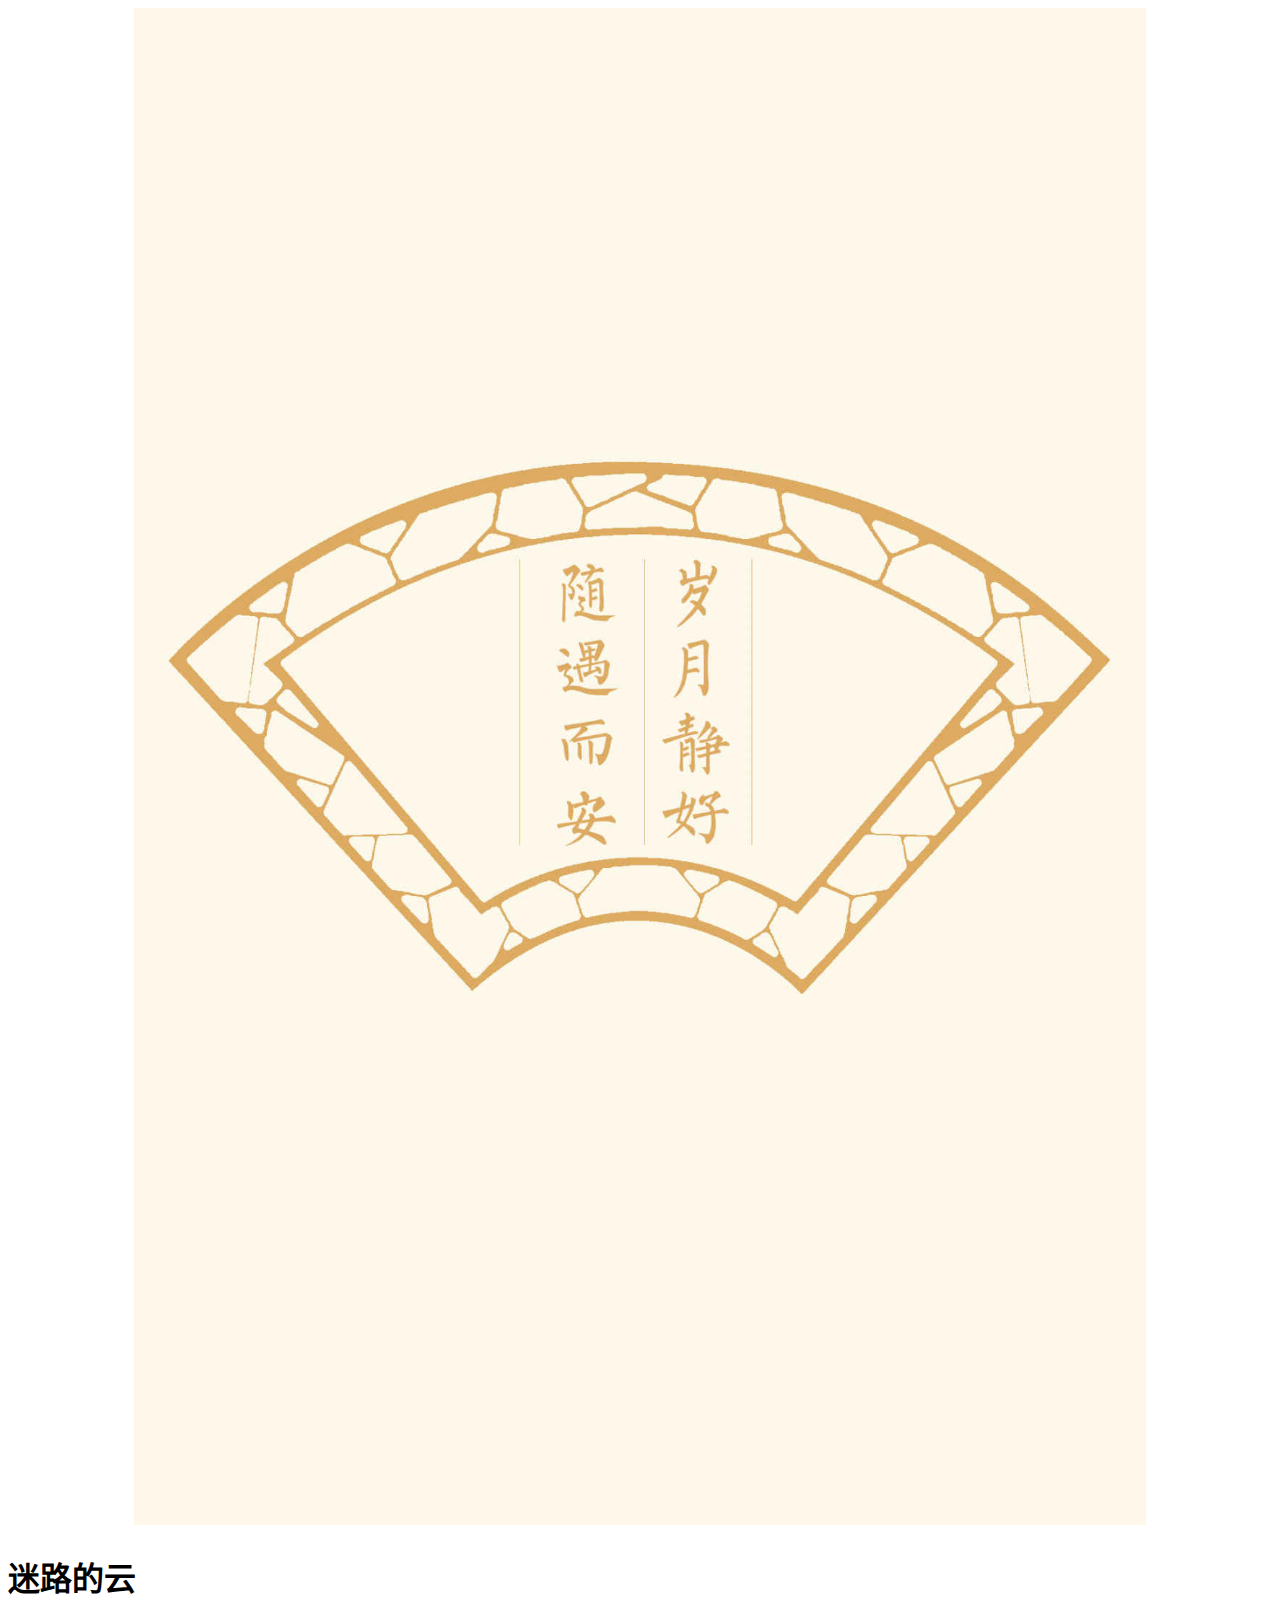
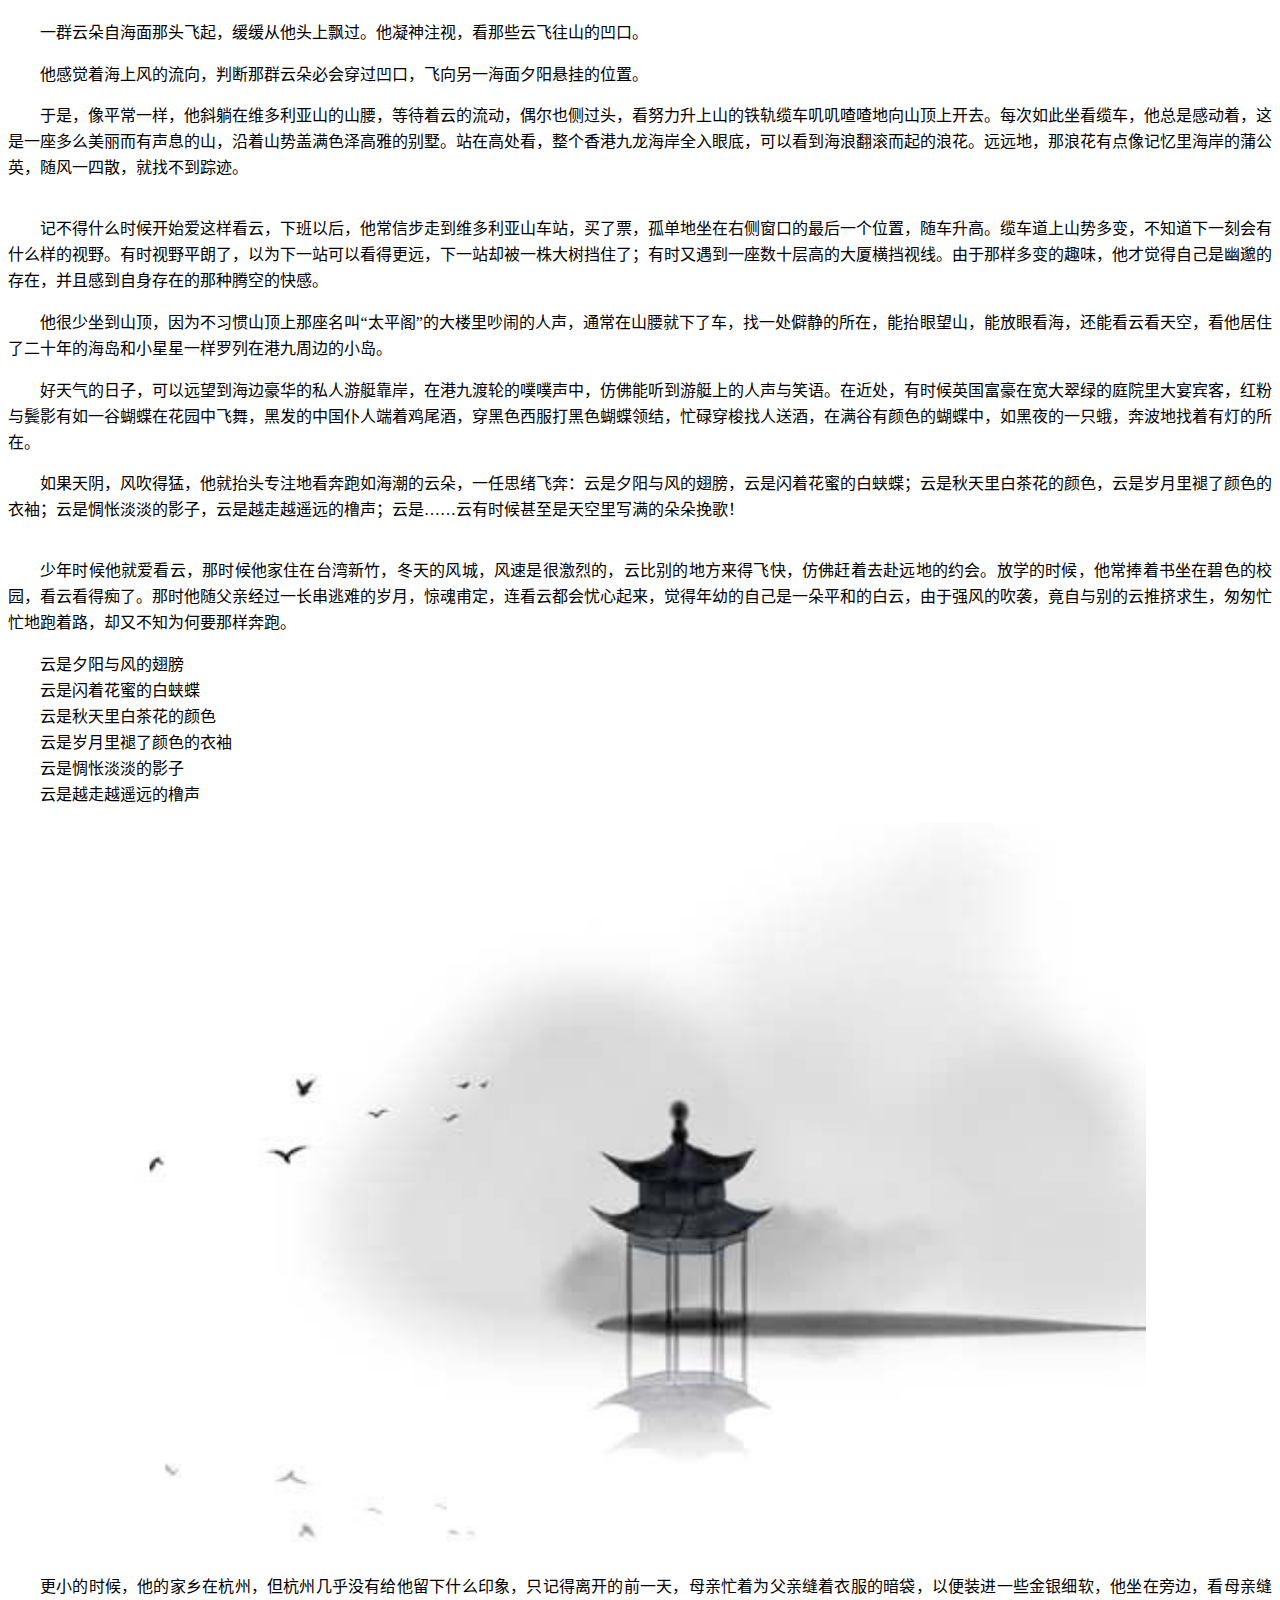
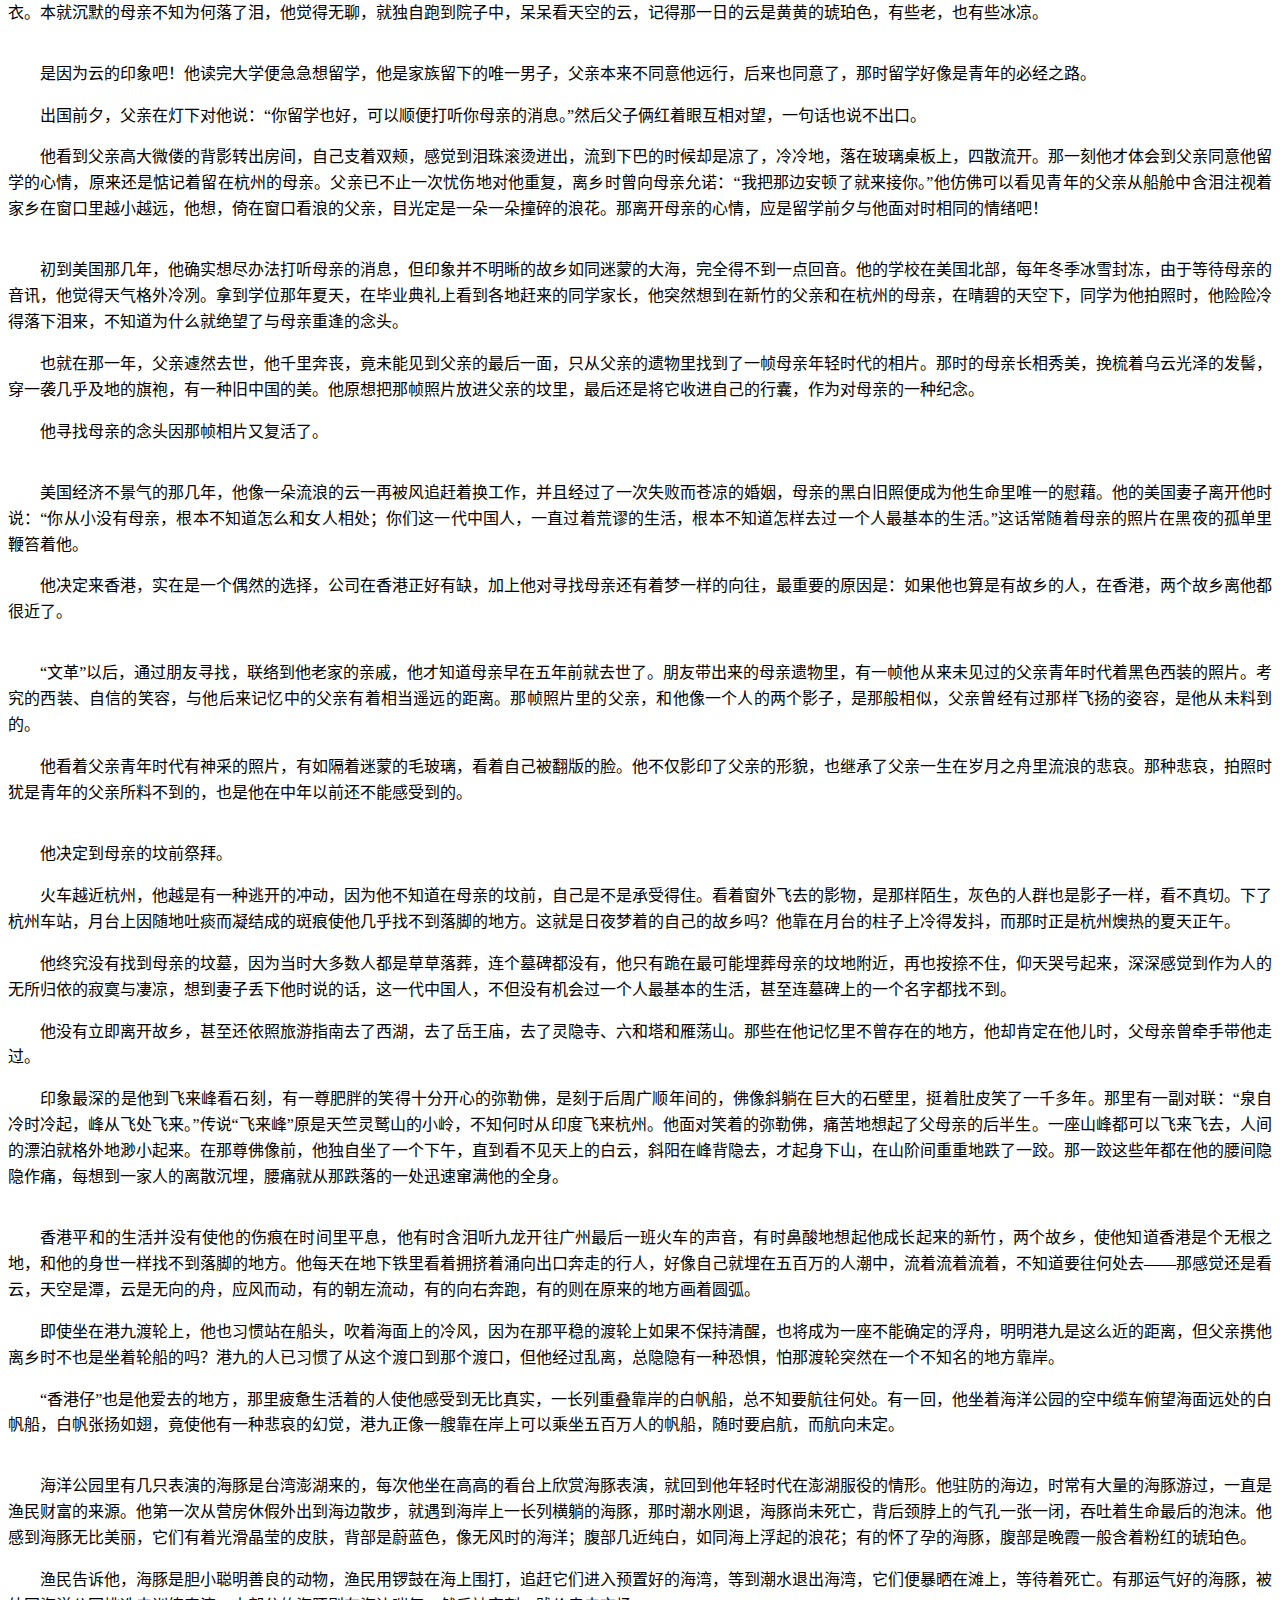
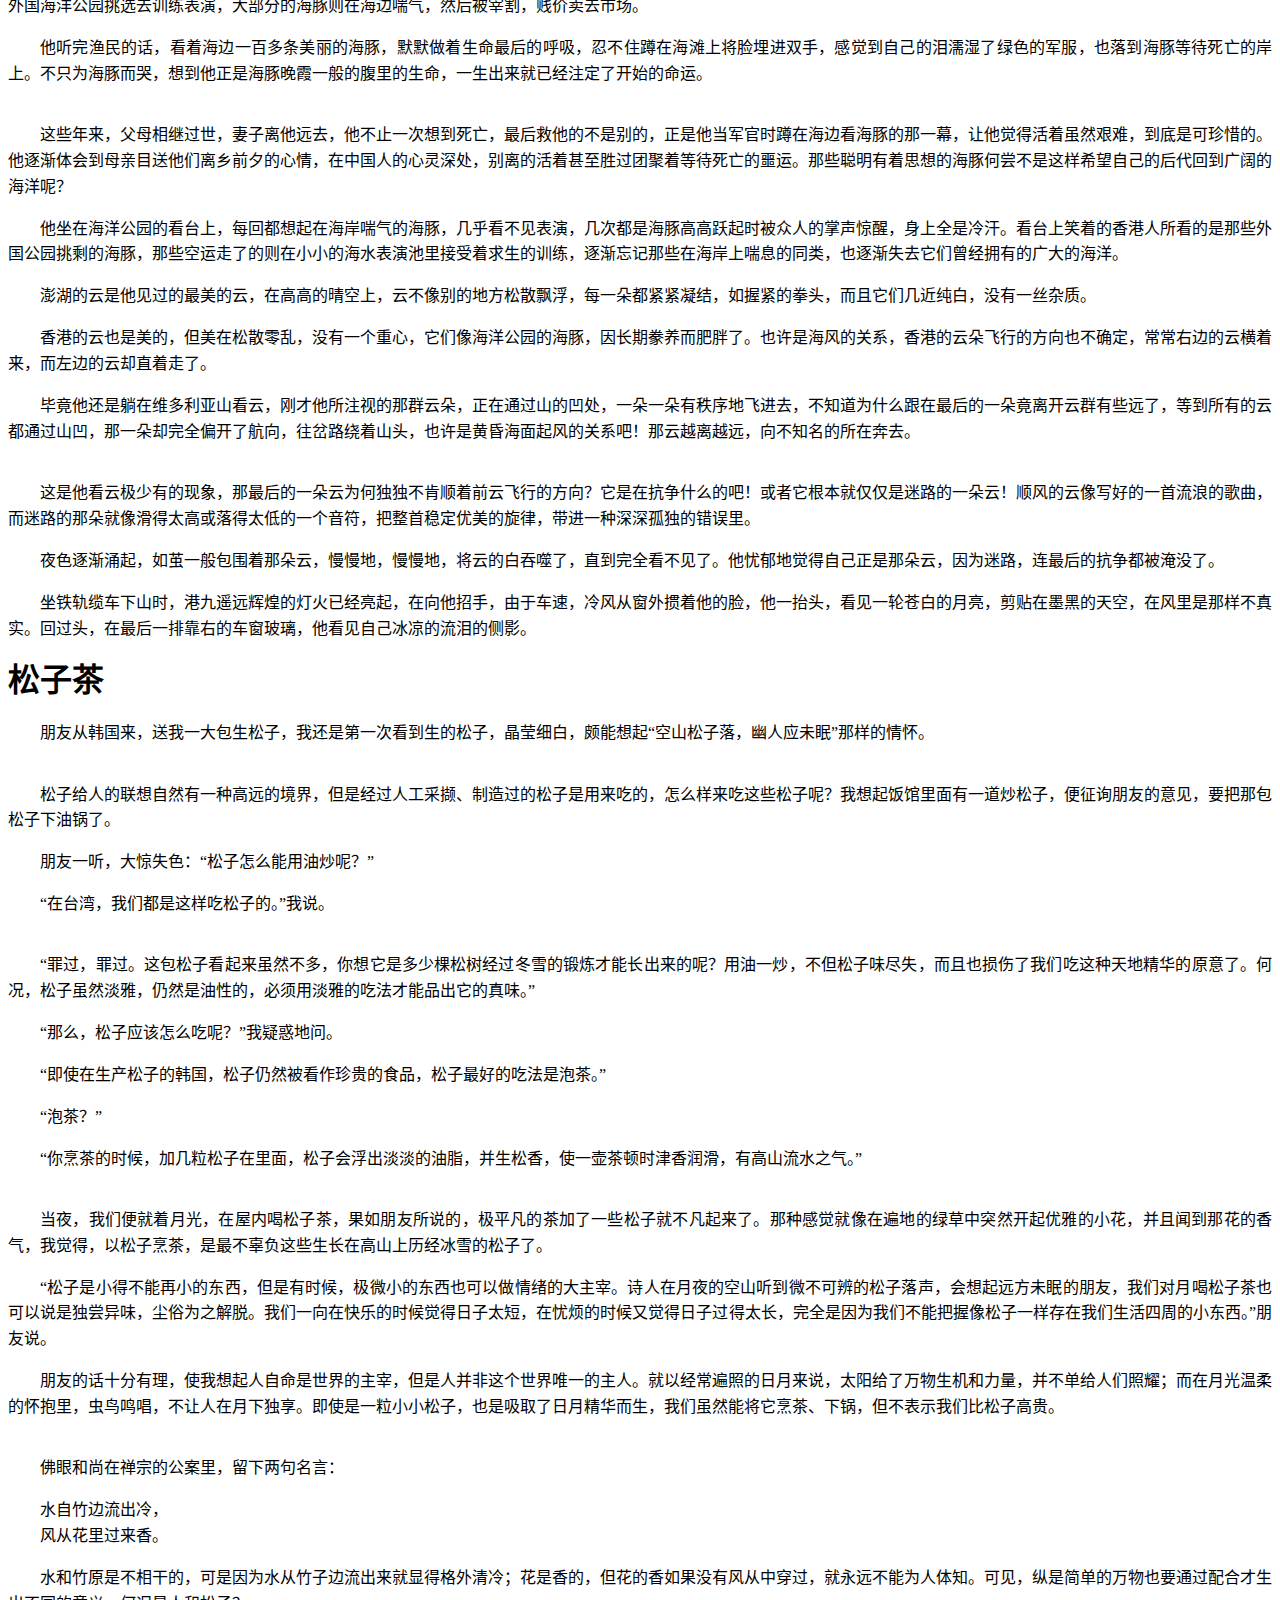
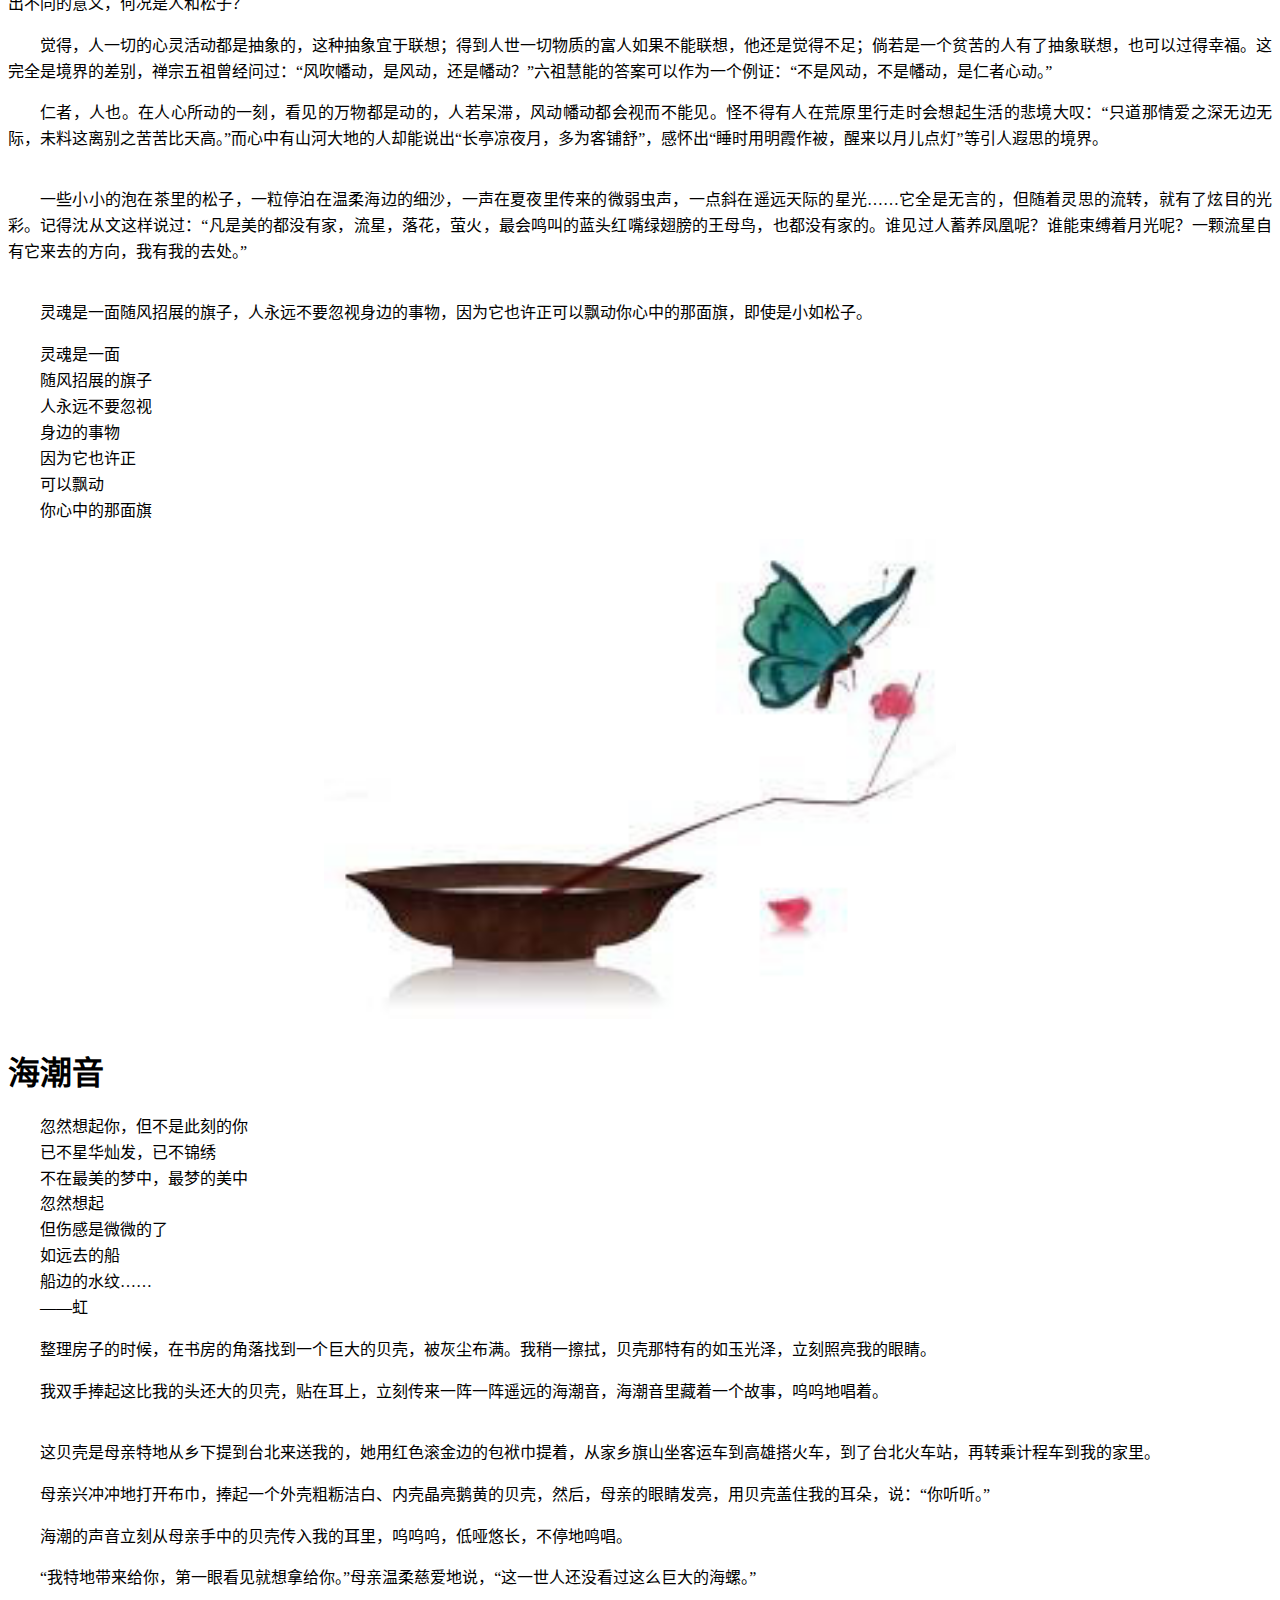
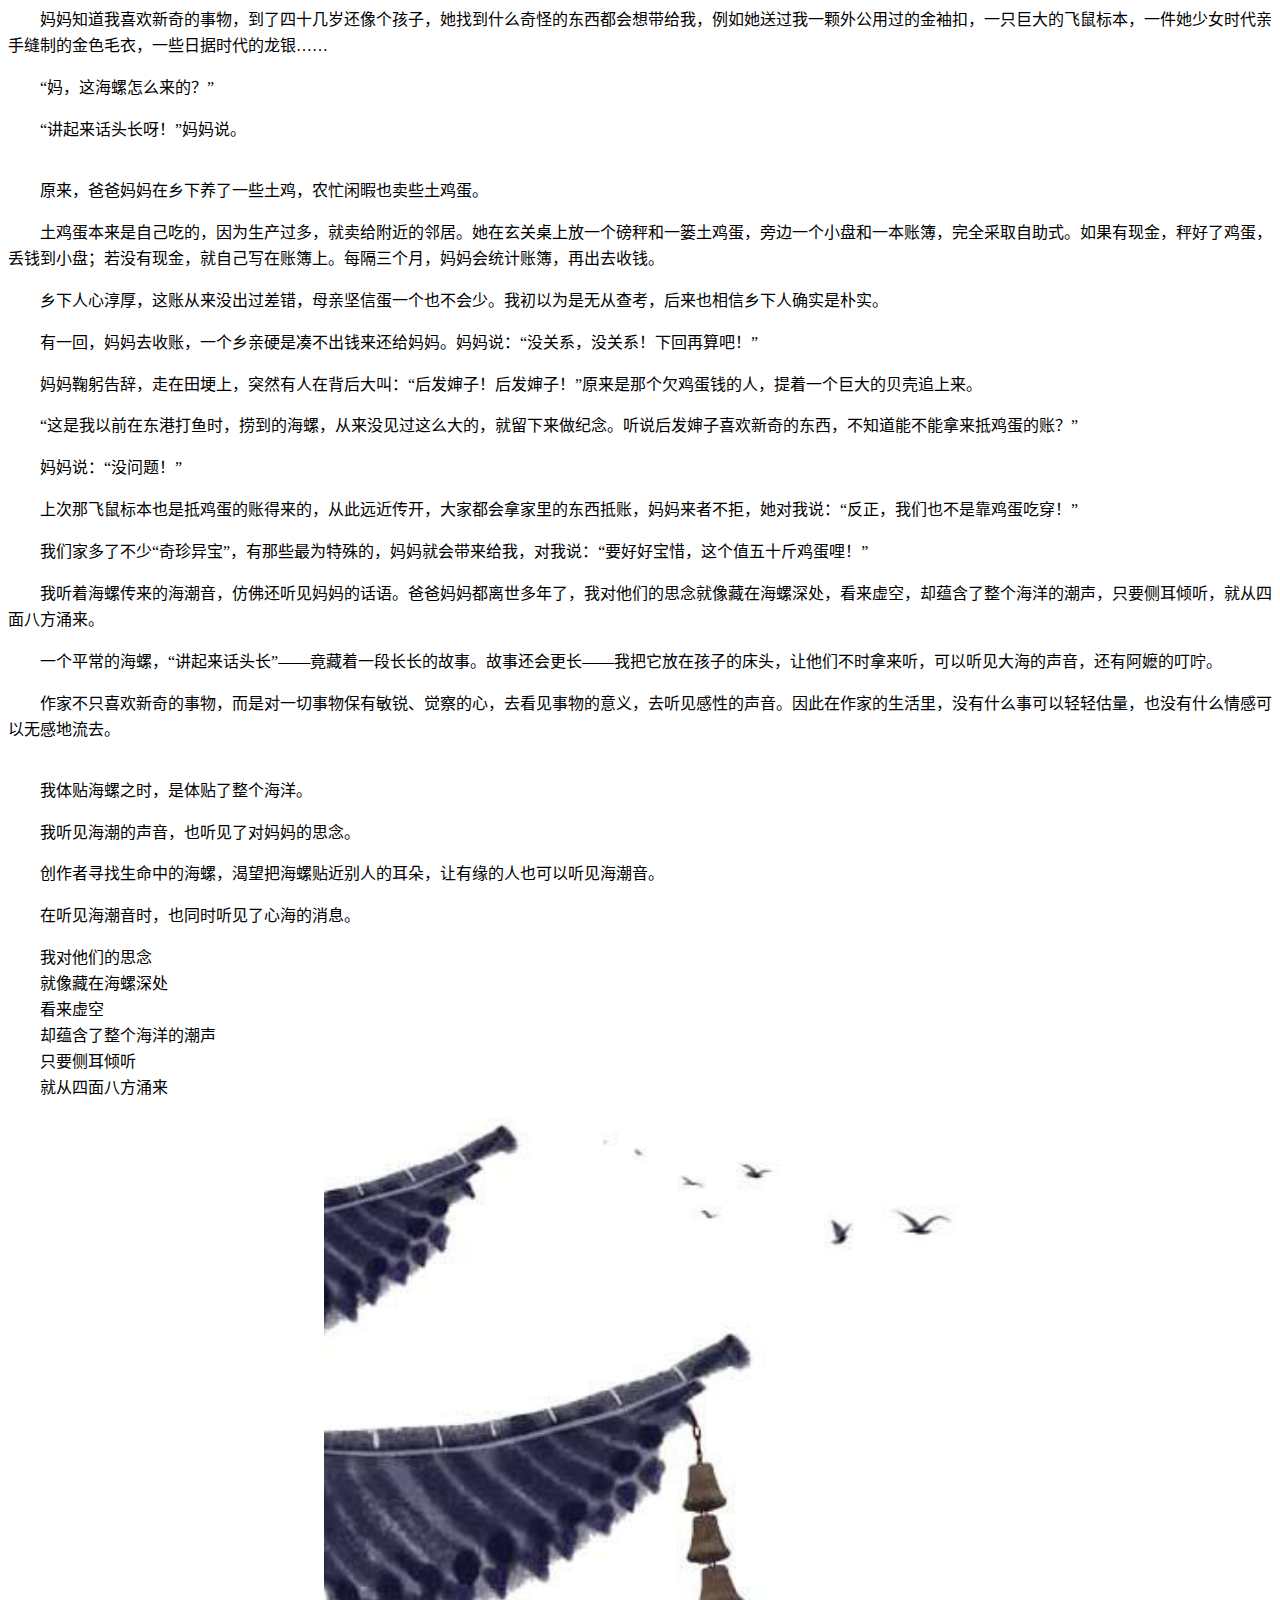
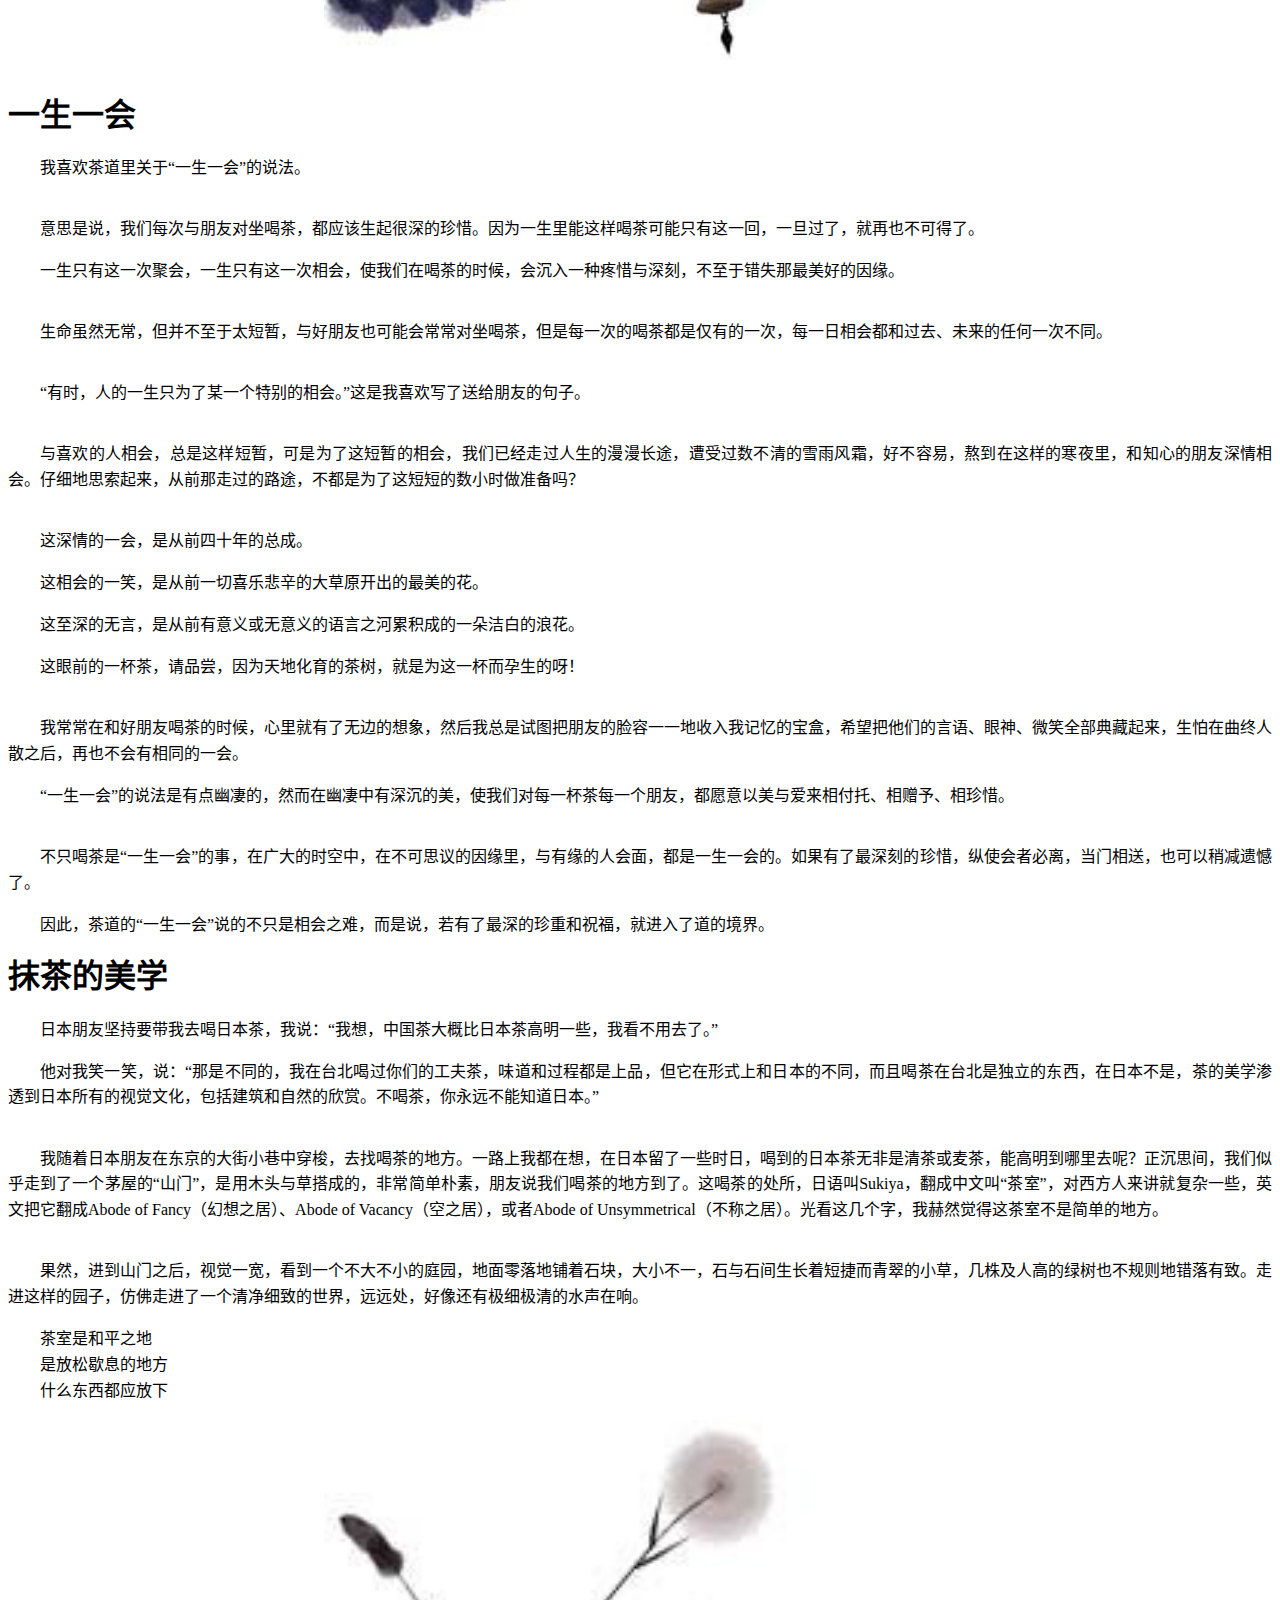
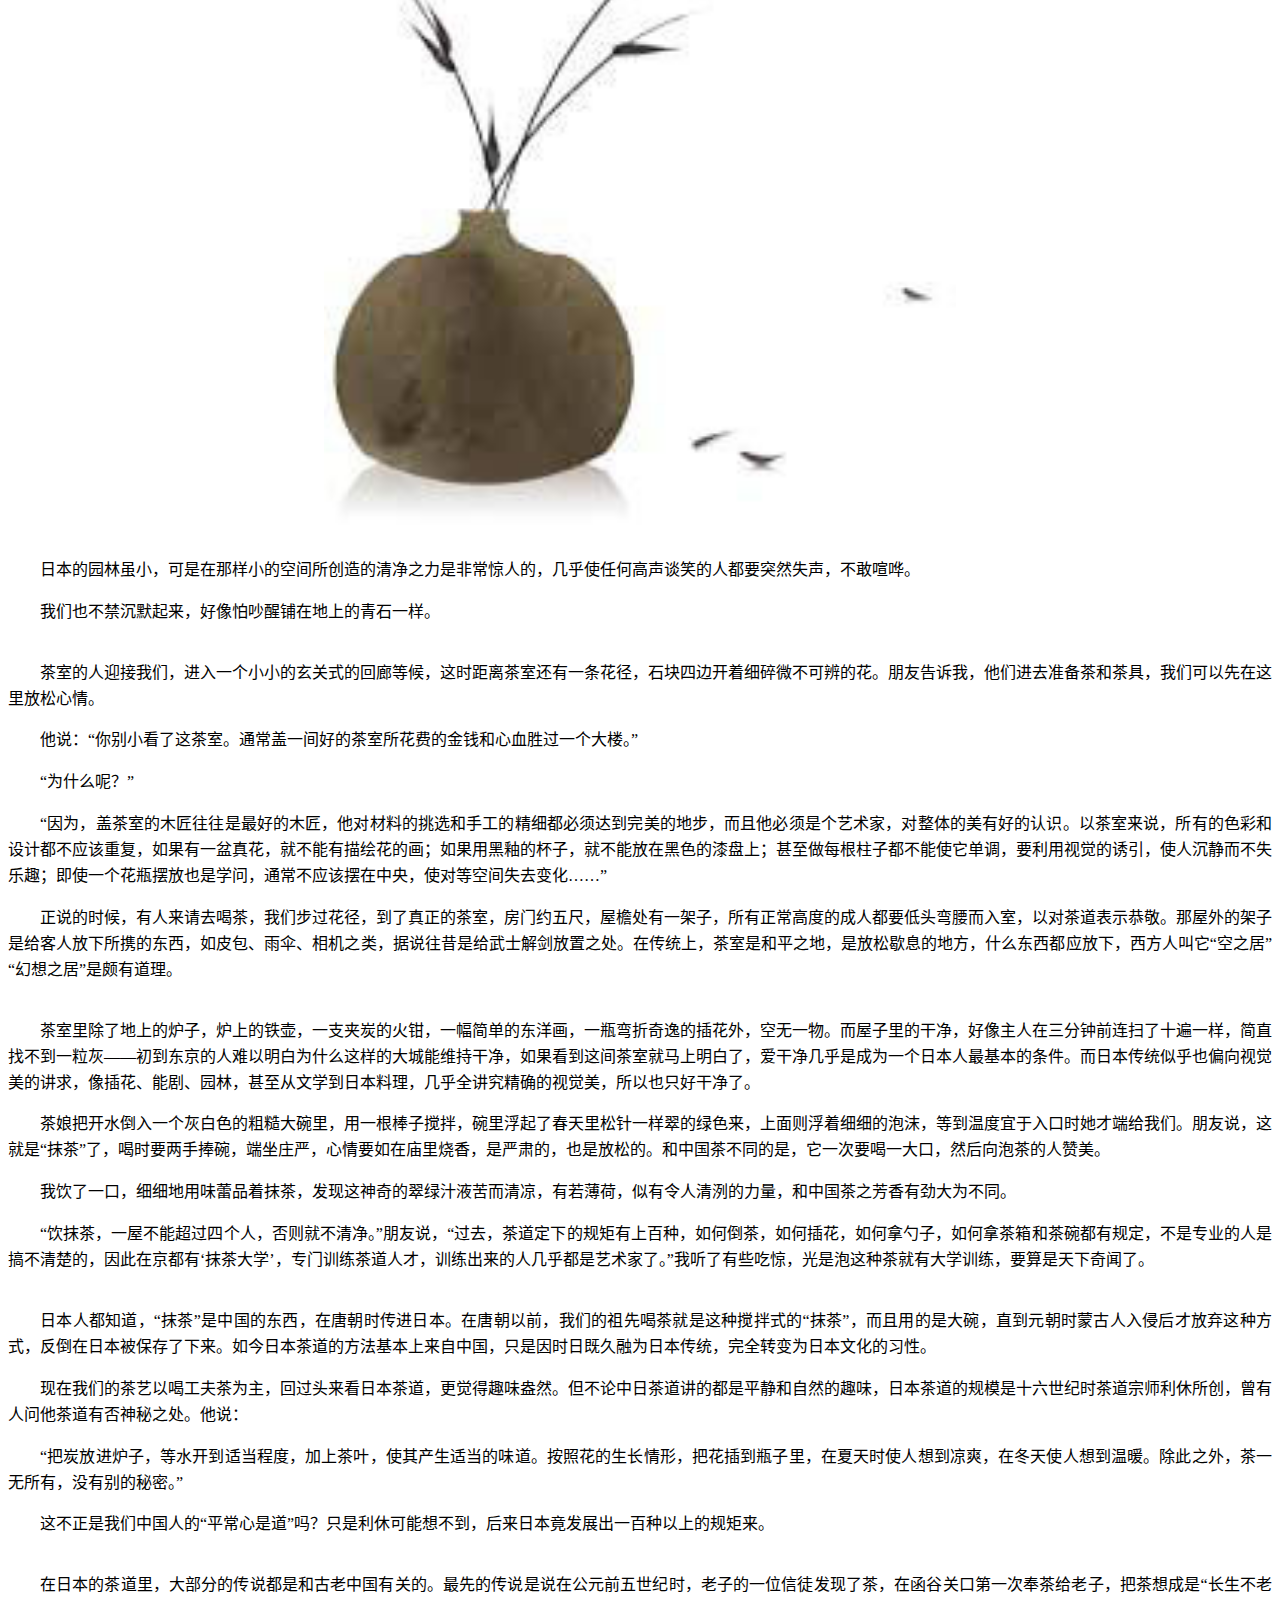
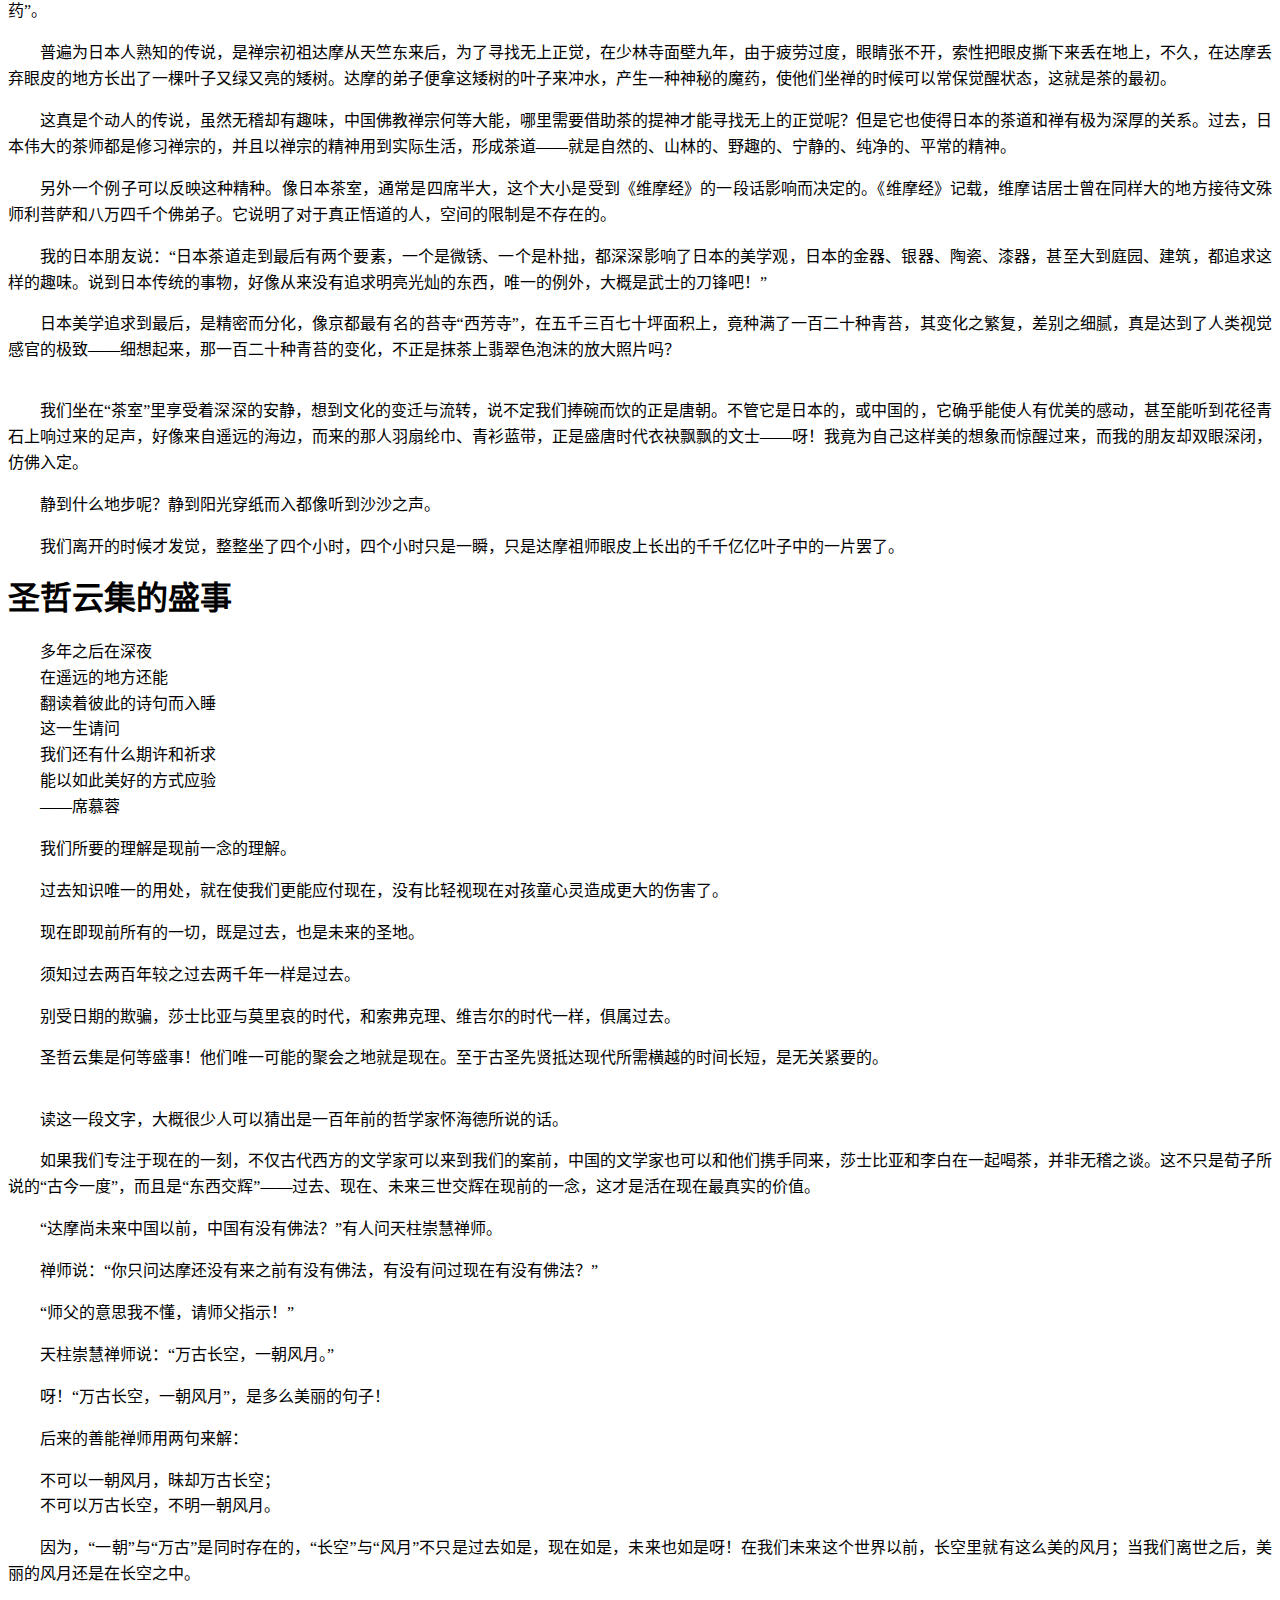
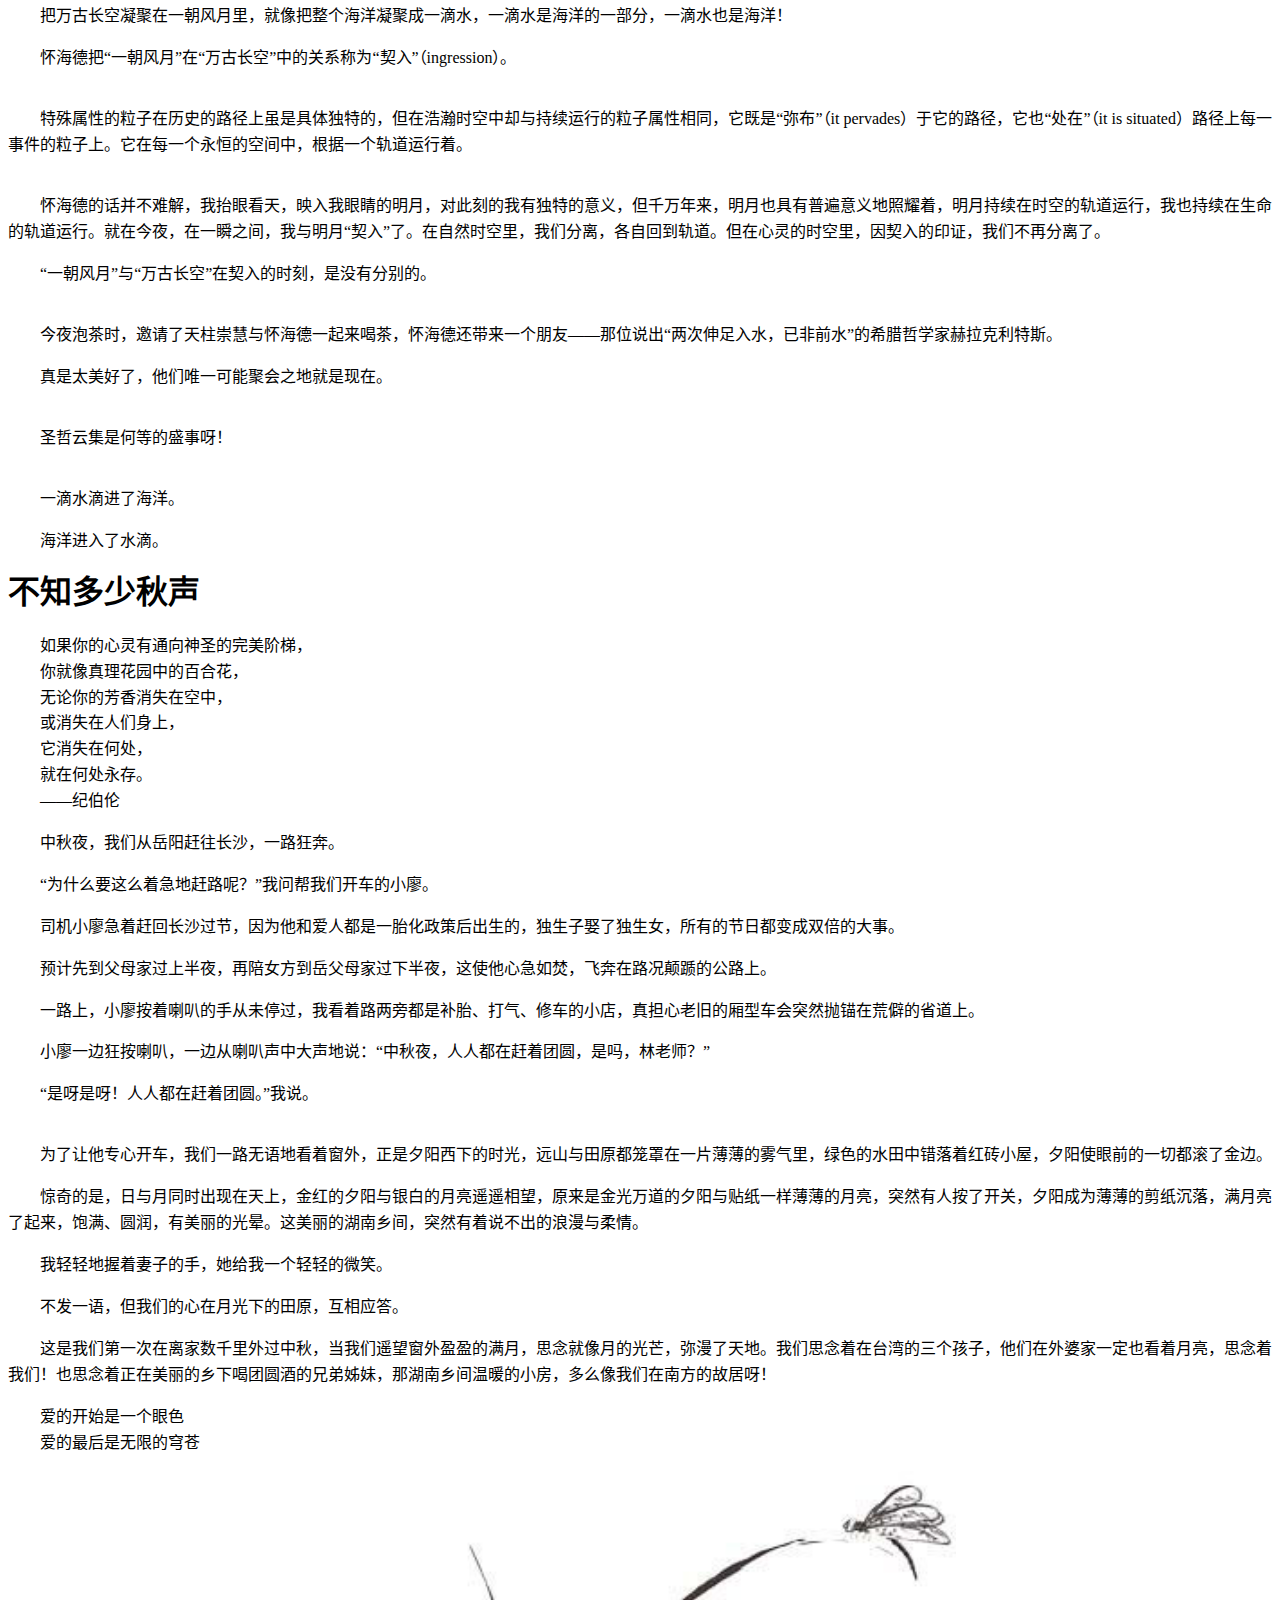
<file: 林清玄/人生最美是清欢.epub/OEBPS/text00007.html>
<!DOCTYPE html PUBLIC "-//W3C//DTD XHTML 1.0 Strict//EN" "http://www.w3.org/TR/xhtml1/DTD/xhtml1-strict.dtd"><html xmlns="http://www.w3.org/1999/xhtml" xml:lang="zh-CN" lang="zh-CN">
<head><meta http-equiv="Content-Type" content="text/html; charset=utf-8" />
<link rel="stylesheet" type="text/css" href="flow0001.css" />
<title>叁　岁月静好，随遇而安</title>
</head>
<body>
<div class="kindle-cn-bodycontent-div-alone100"><img class="kindle-cn-bodycontent-image-alone80" alt="" src="Image00025.jpg" />
</div>
<p class="page-break"></p>
<div></div>
<h2 class="kindle-cn-heading2"><a id="sec001"></a>
 迷路的云</h2>
<p>一群云朵自海面那头飞起，缓缓从他头上飘过。他凝神注视，看那些云飞往山的凹口。</p>
<p>他感觉着海上风的流向，判断那群云朵必会穿过凹口，飞向另一海面夕阳悬挂的位置。</p>
<p>于是，像平常一样，他斜躺在维多利亚山的山腰，等待着云的流动，偶尔也侧过头，看努力升上山的铁轨缆车叽叽喳喳地向山顶上开去。每次如此坐看缆车，他总是感动着，这是一座多么美丽而有声息的山，沿着山势盖满色泽高雅的别墅。站在高处看，整个香港九龙海岸全入眼底，可以看到海浪翻滚而起的浪花。远远地，那浪花有点像记忆里海岸的蒲公英，随风一四散，就找不到踪迹。</p>
<div class="empty"></div>
<p>记不得什么时候开始爱这样看云，下班以后，他常信步走到维多利亚山车站，买了票，孤单地坐在右侧窗口的最后一个位置，随车升高。缆车道上山势多变，不知道下一刻会有什么样的视野。有时视野平朗了，以为下一站可以看得更远，下一站却被一株大树挡住了；有时又遇到一座数十层高的大厦横挡视线。由于那样多变的趣味，他才觉得自己是幽邈的存在，并且感到自身存在的那种腾空的快感。</p>
<p>他很少坐到山顶，因为不习惯山顶上那座名叫“太平阁”的大楼里吵闹的人声，通常在山腰就下了车，找一处僻静的所在，能抬眼望山，能放眼看海，还能看云看天空，看他居住了二十年的海岛和小星星一样罗列在港九周边的小岛。</p>
<p>好天气的日子，可以远望到海边豪华的私人游艇靠岸，在港九渡轮的噗噗声中，仿佛能听到游艇上的人声与笑语。在近处，有时候英国富豪在宽大翠绿的庭院里大宴宾客，红粉与鬓影有如一谷蝴蝶在花园中飞舞，黑发的中国仆人端着鸡尾酒，穿黑色西服打黑色蝴蝶领结，忙碌穿梭找人送酒，在满谷有颜色的蝴蝶中，如黑夜的一只蛾，奔波地找着有灯的所在。</p>
<p>如果天阴，风吹得猛，他就抬头专注地看奔跑如海潮的云朵，一任思绪飞奔：云是夕阳与风的翅膀，云是闪着花蜜的白蛱蝶；云是秋天里白茶花的颜色，云是岁月里褪了颜色的衣袖；云是惆怅淡淡的影子，云是越走越遥远的橹声；云是……云有时候甚至是天空里写满的朵朵挽歌！</p>
<div class="empty"></div>
<p>少年时候他就爱看云，那时候他家住在台湾新竹，冬天的风城，风速是很激烈的，云比别的地方来得飞快，仿佛赶着去赴远地的约会。放学的时候，他常捧着书坐在碧色的校园，看云看得痴了。那时他随父亲经过一长串逃难的岁月，惊魂甫定，连看云都会忧心起来，觉得年幼的自己是一朵平和的白云，由于强风的吹袭，竟自与别的云推挤求生，匆匆忙忙地跑着路，却又不知为何要那样奔跑。</p>
<p class="page-break"></p>
<div></div>
<p class="kindle-cn-poem-left">云是夕阳与风的翅膀<br/>
云是闪着花蜜的白蛱蝶<br/>
云是秋天里白茶花的颜色<br/>
云是岁月里褪了颜色的衣袖<br/>
云是惆怅淡淡的影子<br/>
云是越走越遥远的橹声</p>
<div class="kindle-cn-bodycontent-div-alone100"><img class="kindle-cn-bodycontent-image-alone80" alt="" src="Image00026.jpg" />
</div>
<p class="page-break"></p>
<div></div>
<p>更小的时候，他的家乡在杭州，但杭州几乎没有给他留下什么印象，只记得离开的前一天，母亲忙着为父亲缝着衣服的暗袋，以便装进一些金银细软，他坐在旁边，看母亲缝衣。本就沉默的母亲不知为何落了泪，他觉得无聊，就独自跑到院子中，呆呆看天空的云，记得那一日的云是黄黄的琥珀色，有些老，也有些冰凉。</p>
<div class="empty"></div>
<p>是因为云的印象吧！他读完大学便急急想留学，他是家族留下的唯一男子，父亲本来不同意他远行，后来也同意了，那时留学好像是青年的必经之路。</p>
<p>出国前夕，父亲在灯下对他说：“你留学也好，可以顺便打听你母亲的消息。”然后父子俩红着眼互相对望，一句话也说不出口。</p>
<p>他看到父亲高大微偻的背影转出房间，自己支着双颊，感觉到泪珠滚烫迸出，流到下巴的时候却是凉了，冷冷地，落在玻璃桌板上，四散流开。那一刻他才体会到父亲同意他留学的心情，原来还是惦记着留在杭州的母亲。父亲已不止一次忧伤地对他重复，离乡时曾向母亲允诺：“我把那边安顿了就来接你。”他仿佛可以看见青年的父亲从船舱中含泪注视着家乡在窗口里越小越远，他想，倚在窗口看浪的父亲，目光定是一朵一朵撞碎的浪花。那离开母亲的心情，应是留学前夕与他面对时相同的情绪吧！</p>
<div class="empty"></div>
<p>初到美国那几年，他确实想尽办法打听母亲的消息，但印象并不明晰的故乡如同迷蒙的大海，完全得不到一点回音。他的学校在美国北部，每年冬季冰雪封冻，由于等待母亲的音讯，他觉得天气格外冷冽。拿到学位那年夏天，在毕业典礼上看到各地赶来的同学家长，他突然想到在新竹的父亲和在杭州的母亲，在晴碧的天空下，同学为他拍照时，他险险冷得落下泪来，不知道为什么就绝望了与母亲重逢的念头。</p>
<p>也就在那一年，父亲遽然去世，他千里奔丧，竟未能见到父亲的最后一面，只从父亲的遗物里找到了一帧母亲年轻时代的相片。那时的母亲长相秀美，挽梳着乌云光泽的发髻，穿一袭几乎及地的旗袍，有一种旧中国的美。他原想把那帧照片放进父亲的坟里，最后还是将它收进自己的行囊，作为对母亲的一种纪念。</p>
<p>他寻找母亲的念头因那帧相片又复活了。</p>
<div class="empty"></div>
<p>美国经济不景气的那几年，他像一朵流浪的云一再被风追赶着换工作，并且经过了一次失败而苍凉的婚姻，母亲的黑白旧照便成为他生命里唯一的慰藉。他的美国妻子离开他时说：“你从小没有母亲，根本不知道怎么和女人相处；你们这一代中国人，一直过着荒谬的生活，根本不知道怎样去过一个人最基本的生活。”这话常随着母亲的照片在黑夜的孤单里鞭笞着他。</p>
<p>他决定来香港，实在是一个偶然的选择，公司在香港正好有缺，加上他对寻找母亲还有着梦一样的向往，最重要的原因是：如果他也算是有故乡的人，在香港，两个故乡离他都很近了。</p>
<div class="empty"></div>
<p>“文革”以后，通过朋友寻找，联络到他老家的亲戚，他才知道母亲早在五年前就去世了。朋友带出来的母亲遗物里，有一帧他从来未见过的父亲青年时代着黑色西装的照片。考究的西装、自信的笑容，与他后来记忆中的父亲有着相当遥远的距离。那帧照片里的父亲，和他像一个人的两个影子，是那般相似，父亲曾经有过那样飞扬的姿容，是他从未料到的。</p>
<p>他看着父亲青年时代有神采的照片，有如隔着迷蒙的毛玻璃，看着自己被翻版的脸。他不仅影印了父亲的形貌，也继承了父亲一生在岁月之舟里流浪的悲哀。那种悲哀，拍照时犹是青年的父亲所料不到的，也是他在中年以前还不能感受到的。</p>
<div class="empty"></div>
<p>他决定到母亲的坟前祭拜。</p>
<p>火车越近杭州，他越是有一种逃开的冲动，因为他不知道在母亲的坟前，自己是不是承受得住。看着窗外飞去的影物，是那样陌生，灰色的人群也是影子一样，看不真切。下了杭州车站，月台上因随地吐痰而凝结成的斑痕使他几乎找不到落脚的地方。这就是日夜梦着的自己的故乡吗？他靠在月台的柱子上冷得发抖，而那时正是杭州燠热的夏天正午。</p>
<p>他终究没有找到母亲的坟墓，因为当时大多数人都是草草落葬，连个墓碑都没有，他只有跪在最可能埋葬母亲的坟地附近，再也按捺不住，仰天哭号起来，深深感觉到作为人的无所归依的寂寞与凄凉，想到妻子丢下他时说的话，这一代中国人，不但没有机会过一个人最基本的生活，甚至连墓碑上的一个名字都找不到。</p>
<p>他没有立即离开故乡，甚至还依照旅游指南去了西湖，去了岳王庙，去了灵隐寺、六和塔和雁荡山。那些在他记忆里不曾存在的地方，他却肯定在他儿时，父母亲曾牵手带他走过。</p>
<p>印象最深的是他到飞来峰看石刻，有一尊肥胖的笑得十分开心的弥勒佛，是刻于后周广顺年间的，佛像斜躺在巨大的石壁里，挺着肚皮笑了一千多年。那里有一副对联：“泉自冷时冷起，峰从飞处飞来。”传说“飞来峰”原是天竺灵鹫山的小岭，不知何时从印度飞来杭州。他面对笑着的弥勒佛，痛苦地想起了父母亲的后半生。一座山峰都可以飞来飞去，人间的漂泊就格外地渺小起来。在那尊佛像前，他独自坐了一个下午，直到看不见天上的白云，斜阳在峰背隐去，才起身下山，在山阶间重重地跌了一跤。那一跤这些年都在他的腰间隐隐作痛，每想到一家人的离散沉埋，腰痛就从那跌落的一处迅速窜满他的全身。</p>
<div class="empty"></div>
<p>香港平和的生活并没有使他的伤痕在时间里平息，他有时含泪听九龙开往广州最后一班火车的声音，有时鼻酸地想起他成长起来的新竹，两个故乡，使他知道香港是个无根之地，和他的身世一样找不到落脚的地方。他每天在地下铁里看着拥挤着涌向出口奔走的行人，好像自己就埋在五百万的人潮中，流着流着流着，不知道要往何处去——那感觉还是看云，天空是潭，云是无向的舟，应风而动，有的朝左流动，有的向右奔跑，有的则在原来的地方画着圆弧。</p>
<p>即使坐在港九渡轮上，他也习惯站在船头，吹着海面上的冷风，因为在那平稳的渡轮上如果不保持清醒，也将成为一座不能确定的浮舟，明明港九是这么近的距离，但父亲携他离乡时不也是坐着轮船的吗？港九的人已习惯了从这个渡口到那个渡口，但他经过乱离，总隐隐有一种恐惧，怕那渡轮突然在一个不知名的地方靠岸。</p>
<p>“香港仔”也是他爱去的地方，那里疲惫生活着的人使他感受到无比真实，一长列重叠靠岸的白帆船，总不知要航往何处。有一回，他坐着海洋公园的空中缆车俯望海面远处的白帆船，白帆张扬如翅，竟使他有一种悲哀的幻觉，港九正像一艘靠在岸上可以乘坐五百万人的帆船，随时要启航，而航向未定。</p>
<div class="empty"></div>
<p>海洋公园里有几只表演的海豚是台湾澎湖来的，每次他坐在高高的看台上欣赏海豚表演，就回到他年轻时代在澎湖服役的情形。他驻防的海边，时常有大量的海豚游过，一直是渔民财富的来源。他第一次从营房休假外出到海边散步，就遇到海岸上一长列横躺的海豚，那时潮水刚退，海豚尚未死亡，背后颈脖上的气孔一张一闭，吞吐着生命最后的泡沫。他感到海豚无比美丽，它们有着光滑晶莹的皮肤，背部是蔚蓝色，像无风时的海洋；腹部几近纯白，如同海上浮起的浪花；有的怀了孕的海豚，腹部是晚霞一般含着粉红的琥珀色。</p>
<p>渔民告诉他，海豚是胆小聪明善良的动物，渔民用锣鼓在海上围打，追赶它们进入预置好的海湾，等到潮水退出海湾，它们便暴晒在滩上，等待着死亡。有那运气好的海豚，被外国海洋公园挑选去训练表演，大部分的海豚则在海边喘气，然后被宰割，贱价卖去市场。</p>
<p>他听完渔民的话，看着海边一百多条美丽的海豚，默默做着生命最后的呼吸，忍不住蹲在海滩上将脸埋进双手，感觉到自己的泪濡湿了绿色的军服，也落到海豚等待死亡的岸上。不只为海豚而哭，想到他正是海豚晚霞一般的腹里的生命，一生出来就已经注定了开始的命运。</p>
<div class="empty"></div>
<p>这些年来，父母相继过世，妻子离他远去，他不止一次想到死亡，最后救他的不是别的，正是他当军官时蹲在海边看海豚的那一幕，让他觉得活着虽然艰难，到底是可珍惜的。他逐渐体会到母亲目送他们离乡前夕的心情，在中国人的心灵深处，别离的活着甚至胜过团聚着等待死亡的噩运。那些聪明有着思想的海豚何尝不是这样希望自己的后代回到广阔的海洋呢？</p>
<p>他坐在海洋公园的看台上，每回都想起在海岸喘气的海豚，几乎看不见表演，几次都是海豚高高跃起时被众人的掌声惊醒，身上全是冷汗。看台上笑着的香港人所看的是那些外国公园挑剩的海豚，那些空运走了的则在小小的海水表演池里接受着求生的训练，逐渐忘记那些在海岸上喘息的同类，也逐渐失去它们曾经拥有的广大的海洋。</p>
<p>澎湖的云是他见过的最美的云，在高高的晴空上，云不像别的地方松散飘浮，每一朵都紧紧凝结，如握紧的拳头，而且它们几近纯白，没有一丝杂质。</p>
<p>香港的云也是美的，但美在松散零乱，没有一个重心，它们像海洋公园的海豚，因长期豢养而肥胖了。也许是海风的关系，香港的云朵飞行的方向也不确定，常常右边的云横着来，而左边的云却直着走了。</p>
<p>毕竟他还是躺在维多利亚山看云，刚才他所注视的那群云朵，正在通过山的凹处，一朵一朵有秩序地飞进去，不知道为什么跟在最后的一朵竟离开云群有些远了，等到所有的云都通过山凹，那一朵却完全偏开了航向，往岔路绕着山头，也许是黄昏海面起风的关系吧！那云越离越远，向不知名的所在奔去。</p>
<div class="empty"></div>
<p>这是他看云极少有的现象，那最后的一朵云为何独独不肯顺着前云飞行的方向？它是在抗争什么的吧！或者它根本就仅仅是迷路的一朵云！顺风的云像写好的一首流浪的歌曲，而迷路的那朵就像滑得太高或落得太低的一个音符，把整首稳定优美的旋律，带进一种深深孤独的错误里。</p>
<p>夜色逐渐涌起，如茧一般包围着那朵云，慢慢地，慢慢地，将云的白吞噬了，直到完全看不见了。他忧郁地觉得自己正是那朵云，因为迷路，连最后的抗争都被淹没了。</p>
<p>坐铁轨缆车下山时，港九遥远辉煌的灯火已经亮起，在向他招手，由于车速，冷风从窗外掼着他的脸，他一抬头，看见一轮苍白的月亮，剪贴在墨黑的天空，在风里是那样不真实。回过头，在最后一排靠右的车窗玻璃，他看见自己冰凉的流泪的侧影。</p>
<p class="page-break"></p>
<div></div>
<h2 class="kindle-cn-heading2"><a id="sec002"></a>
 松子茶</h2>
<p>朋友从韩国来，送我一大包生松子，我还是第一次看到生的松子，晶莹细白，颇能想起“空山松子落，幽人应未眠”那样的情怀。</p>
<div class="empty"></div>
<p>松子给人的联想自然有一种高远的境界，但是经过人工采撷、制造过的松子是用来吃的，怎么样来吃这些松子呢？我想起饭馆里面有一道炒松子，便征询朋友的意见，要把那包松子下油锅了。</p>
<p>朋友一听，大惊失色：“松子怎么能用油炒呢？”</p>
<p>“在台湾，我们都是这样吃松子的。”我说。</p>
<div class="empty"></div>
<p>“罪过，罪过。这包松子看起来虽然不多，你想它是多少棵松树经过冬雪的锻炼才能长出来的呢？用油一炒，不但松子味尽失，而且也损伤了我们吃这种天地精华的原意了。何况，松子虽然淡雅，仍然是油性的，必须用淡雅的吃法才能品出它的真味。”</p>
<p>“那么，松子应该怎么吃呢？”我疑惑地问。</p>
<p>“即使在生产松子的韩国，松子仍然被看作珍贵的食品，松子最好的吃法是泡茶。”</p>
<p>“泡茶？”</p>
<p>“你烹茶的时候，加几粒松子在里面，松子会浮出淡淡的油脂，并生松香，使一壶茶顿时津香润滑，有高山流水之气。”</p>
<div class="empty"></div>
<p>当夜，我们便就着月光，在屋内喝松子茶，果如朋友所说的，极平凡的茶加了一些松子就不凡起来了。那种感觉就像在遍地的绿草中突然开起优雅的小花，并且闻到那花的香气，我觉得，以松子烹茶，是最不辜负这些生长在高山上历经冰雪的松子了。</p>
<p>“松子是小得不能再小的东西，但是有时候，极微小的东西也可以做情绪的大主宰。诗人在月夜的空山听到微不可辨的松子落声，会想起远方未眠的朋友，我们对月喝松子茶也可以说是独尝异味，尘俗为之解脱。我们一向在快乐的时候觉得日子太短，在忧烦的时候又觉得日子过得太长，完全是因为我们不能把握像松子一样存在我们生活四周的小东西。”朋友说。</p>
<p>朋友的话十分有理，使我想起人自命是世界的主宰，但是人并非这个世界唯一的主人。就以经常遍照的日月来说，太阳给了万物生机和力量，并不单给人们照耀；而在月光温柔的怀抱里，虫鸟鸣唱，不让人在月下独享。即使是一粒小小松子，也是吸取了日月精华而生，我们虽然能将它烹茶、下锅，但不表示我们比松子高贵。</p>
<div class="empty"></div>
<p>佛眼和尚在禅宗的公案里，留下两句名言：</p>
<p class="kindle-cn-poem-left">水自竹边流出冷，<br/>
风从花里过来香。</p>
<p>水和竹原是不相干的，可是因为水从竹子边流出来就显得格外清冷；花是香的，但花的香如果没有风从中穿过，就永远不能为人体知。可见，纵是简单的万物也要通过配合才生出不同的意义，何况是人和松子？</p>
<p>觉得，人一切的心灵活动都是抽象的，这种抽象宜于联想；得到人世一切物质的富人如果不能联想，他还是觉得不足；倘若是一个贫苦的人有了抽象联想，也可以过得幸福。这完全是境界的差别，禅宗五祖曾经问过：“风吹幡动，是风动，还是幡动？”六祖慧能的答案可以作为一个例证：“不是风动，不是幡动，是仁者心动。”</p>
<p>仁者，人也。在人心所动的一刻，看见的万物都是动的，人若呆滞，风动幡动都会视而不能见。怪不得有人在荒原里行走时会想起生活的悲境大叹：“只道那情爱之深无边无际，未料这离别之苦苦比天高。”而心中有山河大地的人却能说出“长亭凉夜月，多为客铺舒”，感怀出“睡时用明霞作被，醒来以月儿点灯”等引人遐思的境界。</p>
<div class="empty"></div>
<p>一些小小的泡在茶里的松子，一粒停泊在温柔海边的细沙，一声在夏夜里传来的微弱虫声，一点斜在遥远天际的星光……它全是无言的，但随着灵思的流转，就有了炫目的光彩。记得沈从文这样说过：“凡是美的都没有家，流星，落花，萤火，最会鸣叫的蓝头红嘴绿翅膀的王母鸟，也都没有家的。谁见过人蓄养凤凰呢？谁能束缚着月光呢？一颗流星自有它来去的方向，我有我的去处。”</p>
<div class="empty"></div>
<p>灵魂是一面随风招展的旗子，人永远不要忽视身边的事物，因为它也许正可以飘动你心中的那面旗，即使是小如松子。</p>
<p class="page-break"></p>
<div></div>
<p class="kindle-cn-poem-left">灵魂是一面<br/>
随风招展的旗子<br/>
人永远不要忽视<br/>
身边的事物<br/>
因为它也许正<br/>
可以飘动<br/>
你心中的那面旗</p>
<div class="kindle-cn-bodycontent-div-alone100"><img alt="" class="kindle-cn-bodycontent-image-alone50" src="Image00027.jpg" />
</div>
<p class="page-break"></p>
<div></div>
<h2 class="kindle-cn-heading2"><a id="sec003"></a>
 海潮音</h2>
<p class="kindle-cn-poem-left">忽然想起你，但不是此刻的你<br/>
已不星华灿发，已不锦绣<br/>
不在最美的梦中，最梦的美中<br/>
忽然想起<br/>
但伤感是微微的了<br/>
如远去的船<br/>
船边的水纹……<br/>
——虹</p>
<p>整理房子的时候，在书房的角落找到一个巨大的贝壳，被灰尘布满。我稍一擦拭，贝壳那特有的如玉光泽，立刻照亮我的眼睛。</p>
<p>我双手捧起这比我的头还大的贝壳，贴在耳上，立刻传来一阵一阵遥远的海潮音，海潮音里藏着一个故事，呜呜地唱着。</p>
<div class="empty"></div>
<p>这贝壳是母亲特地从乡下提到台北来送我的，她用红色滚金边的包袱巾提着，从家乡旗山坐客运车到高雄搭火车，到了台北火车站，再转乘计程车到我的家里。</p>
<p>母亲兴冲冲地打开布巾，捧起一个外壳粗粝洁白、内壳晶亮鹅黄的贝壳，然后，母亲的眼睛发亮，用贝壳盖住我的耳朵，说：“你听听。”</p>
<p>海潮的声音立刻从母亲手中的贝壳传入我的耳里，呜呜呜，低哑悠长，不停地鸣唱。</p>
<p>“我特地带来给你，第一眼看见就想拿给你。”母亲温柔慈爱地说，“这一世人还没看过这么巨大的海螺。”</p>
<p>妈妈知道我喜欢新奇的事物，到了四十几岁还像个孩子，她找到什么奇怪的东西都会想带给我，例如她送过我一颗外公用过的金袖扣，一只巨大的飞鼠标本，一件她少女时代亲手缝制的金色毛衣，一些日据时代的龙银……</p>
<p>“妈，这海螺怎么来的？”</p>
<p>“讲起来话头长呀！”妈妈说。</p>
<div class="empty"></div>
<p>原来，爸爸妈妈在乡下养了一些土鸡，农忙闲暇也卖些土鸡蛋。</p>
<p>土鸡蛋本来是自己吃的，因为生产过多，就卖给附近的邻居。她在玄关桌上放一个磅秤和一篓土鸡蛋，旁边一个小盘和一本账簿，完全采取自助式。如果有现金，秤好了鸡蛋，丢钱到小盘；若没有现金，就自己写在账簿上。每隔三个月，妈妈会统计账簿，再出去收钱。</p>
<p>乡下人心淳厚，这账从来没出过差错，母亲坚信蛋一个也不会少。我初以为是无从查考，后来也相信乡下人确实是朴实。</p>
<p>有一回，妈妈去收账，一个乡亲硬是凑不出钱来还给妈妈。妈妈说：“没关系，没关系！下回再算吧！”</p>
<p>妈妈鞠躬告辞，走在田埂上，突然有人在背后大叫：“后发婶子！后发婶子！”原来是那个欠鸡蛋钱的人，提着一个巨大的贝壳追上来。</p>
<p>“这是我以前在东港打鱼时，捞到的海螺，从来没见过这么大的，就留下来做纪念。听说后发婶子喜欢新奇的东西，不知道能不能拿来抵鸡蛋的账？”</p>
<p>妈妈说：“没问题！”</p>
<p>上次那飞鼠标本也是抵鸡蛋的账得来的，从此远近传开，大家都会拿家里的东西抵账，妈妈来者不拒，她对我说：“反正，我们也不是靠鸡蛋吃穿！”</p>
<p>我们家多了不少“奇珍异宝”，有那些最为特殊的，妈妈就会带来给我，对我说：“要好好宝惜，这个值五十斤鸡蛋哩！”</p>
<p>我听着海螺传来的海潮音，仿佛还听见妈妈的话语。爸爸妈妈都离世多年了，我对他们的思念就像藏在海螺深处，看来虚空，却蕴含了整个海洋的潮声，只要侧耳倾听，就从四面八方涌来。</p>
<p>一个平常的海螺，“讲起来话头长”——竟藏着一段长长的故事。故事还会更长——我把它放在孩子的床头，让他们不时拿来听，可以听见大海的声音，还有阿嬷的叮咛。</p>
<p>作家不只喜欢新奇的事物，而是对一切事物保有敏锐、觉察的心，去看见事物的意义，去听见感性的声音。因此在作家的生活里，没有什么事可以轻轻估量，也没有什么情感可以无感地流去。</p>
<div class="empty"></div>
<p>我体贴海螺之时，是体贴了整个海洋。</p>
<p>我听见海潮的声音，也听见了对妈妈的思念。</p>
<p>创作者寻找生命中的海螺，渴望把海螺贴近别人的耳朵，让有缘的人也可以听见海潮音。</p>
<p>在听见海潮音时，也同时听见了心海的消息。</p>
<p class="page-break"></p>
<div></div>
<p class="kindle-cn-poem-left">我对他们的思念<br/>
就像藏在海螺深处<br/>
看来虚空<br/>
却蕴含了整个海洋的潮声<br/>
只要侧耳倾听<br/>
就从四面八方涌来</p>
<div class="kindle-cn-bodycontent-div-alone100"><img alt="" class="kindle-cn-bodycontent-image-alone50" src="Image00028.jpg" />
</div>
<p class="page-break"></p>
<div></div>
<h2 class="kindle-cn-heading2"><a id="sec004"></a>
 一生一会</h2>
<p>我喜欢茶道里关于“一生一会”的说法。</p>
<div class="empty"></div>
<p>意思是说，我们每次与朋友对坐喝茶，都应该生起很深的珍惜。因为一生里能这样喝茶可能只有这一回，一旦过了，就再也不可得了。</p>
<p>一生只有这一次聚会，一生只有这一次相会，使我们在喝茶的时候，会沉入一种疼惜与深刻，不至于错失那最美好的因缘。</p>
<div class="empty"></div>
<p>生命虽然无常，但并不至于太短暂，与好朋友也可能会常常对坐喝茶，但是每一次的喝茶都是仅有的一次，每一日相会都和过去、未来的任何一次不同。</p>
<div class="empty"></div>
<p>“有时，人的一生只为了某一个特别的相会。”这是我喜欢写了送给朋友的句子。</p>
<div class="empty"></div>
<p>与喜欢的人相会，总是这样短暂，可是为了这短暂的相会，我们已经走过人生的漫漫长途，遭受过数不清的雪雨风霜，好不容易，熬到在这样的寒夜里，和知心的朋友深情相会。仔细地思索起来，从前那走过的路途，不都是为了这短短的数小时做准备吗？</p>
<div class="empty"></div>
<p>这深情的一会，是从前四十年的总成。</p>
<p>这相会的一笑，是从前一切喜乐悲辛的大草原开出的最美的花。</p>
<p>这至深的无言，是从前有意义或无意义的语言之河累积成的一朵洁白的浪花。</p>
<p>这眼前的一杯茶，请品尝，因为天地化育的茶树，就是为这一杯而孕生的呀！</p>
<div class="empty"></div>
<p>我常常在和好朋友喝茶的时候，心里就有了无边的想象，然后我总是试图把朋友的脸容一一地收入我记忆的宝盒，希望把他们的言语、眼神、微笑全部典藏起来，生怕在曲终人散之后，再也不会有相同的一会。</p>
<p>“一生一会”的说法是有点幽凄的，然而在幽凄中有深沉的美，使我们对每一杯茶每一个朋友，都愿意以美与爱来相付托、相赠予、相珍惜。</p>
<div class="empty"></div>
<p>不只喝茶是“一生一会”的事，在广大的时空中，在不可思议的因缘里，与有缘的人会面，都是一生一会的。如果有了最深刻的珍惜，纵使会者必离，当门相送，也可以稍减遗憾了。</p>
<p>因此，茶道的“一生一会”说的不只是相会之难，而是说，若有了最深的珍重和祝福，就进入了道的境界。</p>
<p class="page-break"></p>
<div></div>
<h2 class="kindle-cn-heading2"><a id="sec005"></a>
 抹茶的美学</h2>
<p>日本朋友坚持要带我去喝日本茶，我说：“我想，中国茶大概比日本茶高明一些，我看不用去了。”</p>
<p>他对我笑一笑，说：“那是不同的，我在台北喝过你们的工夫茶，味道和过程都是上品，但它在形式上和日本的不同，而且喝茶在台北是独立的东西，在日本不是，茶的美学渗透到日本所有的视觉文化，包括建筑和自然的欣赏。不喝茶，你永远不能知道日本。”</p>
<div class="empty"></div>
<p>我随着日本朋友在东京的大街小巷中穿梭，去找喝茶的地方。一路上我都在想，在日本留了一些时日，喝到的日本茶无非是清茶或麦茶，能高明到哪里去呢？正沉思间，我们似乎走到了一个茅屋的“山门”，是用木头与草搭成的，非常简单朴素，朋友说我们喝茶的地方到了。这喝茶的处所，日语叫Sukiya，翻成中文叫“茶室”，对西方人来讲就复杂一些，英文把它翻成Abode of Fancy（幻想之居）、Abode of Vacancy（空之居），或者Abode of Unsymmetrical（不称之居）。光看这几个字，我赫然觉得这茶室不是简单的地方。</p>
<div class="empty"></div>
<p>果然，进到山门之后，视觉一宽，看到一个不大不小的庭园，地面零落地铺着石块，大小不一，石与石间生长着短捷而青翠的小草，几株及人高的绿树也不规则地错落有致。走进这样的园子，仿佛走进了一个清净细致的世界，远远处，好像还有极细极清的水声在响。</p>
<p class="page-break"></p>
<div></div>
<p class="kindle-cn-poem-left">茶室是和平之地<br/>
是放松歇息的地方<br/>
什么东西都应放下</p>
<div class="kindle-cn-bodycontent-div-alone100"><img alt="" class="kindle-cn-bodycontent-image-alone50" src="Image00029.jpg" />
</div>
<p class="page-break"></p>
<div></div>
<p>日本的园林虽小，可是在那样小的空间所创造的清净之力是非常惊人的，几乎使任何高声谈笑的人都要突然失声，不敢喧哗。</p>
<p>我们也不禁沉默起来，好像怕吵醒铺在地上的青石一样。</p>
<div class="empty"></div>
<p>茶室的人迎接我们，进入一个小小的玄关式的回廊等候，这时距离茶室还有一条花径，石块四边开着细碎微不可辨的花。朋友告诉我，他们进去准备茶和茶具，我们可以先在这里放松心情。</p>
<p>他说：“你别小看了这茶室。通常盖一间好的茶室所花费的金钱和心血胜过一个大楼。”</p>
<p>“为什么呢？”</p>
<p>“因为，盖茶室的木匠往往是最好的木匠，他对材料的挑选和手工的精细都必须达到完美的地步，而且他必须是个艺术家，对整体的美有好的认识。以茶室来说，所有的色彩和设计都不应该重复，如果有一盆真花，就不能有描绘花的画；如果用黑釉的杯子，就不能放在黑色的漆盘上；甚至做每根柱子都不能使它单调，要利用视觉的诱引，使人沉静而不失乐趣；即使一个花瓶摆放也是学问，通常不应该摆在中央，使对等空间失去变化……”</p>
<p>正说的时候，有人来请去喝茶，我们步过花径，到了真正的茶室，房门约五尺，屋檐处有一架子，所有正常高度的成人都要低头弯腰而入室，以对茶道表示恭敬。那屋外的架子是给客人放下所携的东西，如皮包、雨伞、相机之类，据说往昔是给武士解剑放置之处。在传统上，茶室是和平之地，是放松歇息的地方，什么东西都应放下，西方人叫它“空之居”“幻想之居”是颇有道理。</p>
<div class="empty"></div>
<p>茶室里除了地上的炉子，炉上的铁壶，一支夹炭的火钳，一幅简单的东洋画，一瓶弯折奇逸的插花外，空无一物。而屋子里的干净，好像主人在三分钟前连扫了十遍一样，简直找不到一粒灰——初到东京的人难以明白为什么这样的大城能维持干净，如果看到这间茶室就马上明白了，爱干净几乎是成为一个日本人最基本的条件。而日本传统似乎也偏向视觉美的讲求，像插花、能剧、园林，甚至从文学到日本料理，几乎全讲究精确的视觉美，所以也只好干净了。</p>
<p>茶娘把开水倒入一个灰白色的粗糙大碗里，用一根棒子搅拌，碗里浮起了春天里松针一样翠的绿色来，上面则浮着细细的泡沫，等到温度宜于入口时她才端给我们。朋友说，这就是“抹茶”了，喝时要两手捧碗，端坐庄严，心情要如在庙里烧香，是严肃的，也是放松的。和中国茶不同的是，它一次要喝一大口，然后向泡茶的人赞美。</p>
<p>我饮了一口，细细地用味蕾品着抹茶，发现这神奇的翠绿汁液苦而清凉，有若薄荷，似有令人清洌的力量，和中国茶之芳香有劲大为不同。</p>
<p>“饮抹茶，一屋不能超过四个人，否则就不清净。”朋友说，“过去，茶道定下的规矩有上百种，如何倒茶，如何插花，如何拿勺子，如何拿茶箱和茶碗都有规定，不是专业的人是搞不清楚的，因此在京都有‘抹茶大学’，专门训练茶道人才，训练出来的人几乎都是艺术家了。”我听了有些吃惊，光是泡这种茶就有大学训练，要算是天下奇闻了。</p>
<div class="empty"></div>
<p>日本人都知道，“抹茶”是中国的东西，在唐朝时传进日本。在唐朝以前，我们的祖先喝茶就是这种搅拌式的“抹茶”，而且用的是大碗，直到元朝时蒙古人入侵后才放弃这种方式，反倒在日本被保存了下来。如今日本茶道的方法基本上来自中国，只是因时日既久融为日本传统，完全转变为日本文化的习性。</p>
<p>现在我们的茶艺以喝工夫茶为主，回过头来看日本茶道，更觉得趣味盎然。但不论中日茶道讲的都是平静和自然的趣味，日本茶道的规模是十六世纪时茶道宗师利休所创，曾有人问他茶道有否神秘之处。他说：</p>
<p>“把炭放进炉子，等水开到适当程度，加上茶叶，使其产生适当的味道。按照花的生长情形，把花插到瓶子里，在夏天时使人想到凉爽，在冬天使人想到温暖。除此之外，茶一无所有，没有别的秘密。”</p>
<p>这不正是我们中国人的“平常心是道”吗？只是利休可能想不到，后来日本竟发展出一百种以上的规矩来。</p>
<div class="empty"></div>
<p>在日本的茶道里，大部分的传说都是和古老中国有关的。最先的传说是说在公元前五世纪时，老子的一位信徒发现了茶，在函谷关口第一次奉茶给老子，把茶想成是“长生不老药”。</p>
<p>普遍为日本人熟知的传说，是禅宗初祖达摩从天竺东来后，为了寻找无上正觉，在少林寺面壁九年，由于疲劳过度，眼睛张不开，索性把眼皮撕下来丢在地上，不久，在达摩丢弃眼皮的地方长出了一棵叶子又绿又亮的矮树。达摩的弟子便拿这矮树的叶子来冲水，产生一种神秘的魔药，使他们坐禅的时候可以常保觉醒状态，这就是茶的最初。</p>
<p>这真是个动人的传说，虽然无稽却有趣味，中国佛教禅宗何等大能，哪里需要借助茶的提神才能寻找无上的正觉呢？但是它也使得日本的茶道和禅有极为深厚的关系。过去，日本伟大的茶师都是修习禅宗的，并且以禅宗的精神用到实际生活，形成茶道——就是自然的、山林的、野趣的、宁静的、纯净的、平常的精神。</p>
<p>另外一个例子可以反映这种精种。像日本茶室，通常是四席半大，这个大小是受到《维摩经》的一段话影响而决定的。《维摩经》记载，维摩诘居士曾在同样大的地方接待文殊师利菩萨和八万四千个佛弟子。它说明了对于真正悟道的人，空间的限制是不存在的。</p>
<p>我的日本朋友说：“日本茶道走到最后有两个要素，一个是微锈、一个是朴拙，都深深影响了日本的美学观，日本的金器、银器、陶瓷、漆器，甚至大到庭园、建筑，都追求这样的趣味。说到日本传统的事物，好像从来没有追求明亮光灿的东西，唯一的例外，大概是武士的刀锋吧！”</p>
<p>日本美学追求到最后，是精密而分化，像京都最有名的苔寺“西芳寺”，在五千三百七十坪面积上，竟种满了一百二十种青苔，其变化之繁复，差别之细腻，真是达到了人类视觉感官的极致——细想起来，那一百二十种青苔的变化，不正是抹茶上翡翠色泡沫的放大照片吗？</p>
<div class="empty"></div>
<p>我们坐在“茶室”里享受着深深的安静，想到文化的变迁与流转，说不定我们捧碗而饮的正是唐朝。不管它是日本的，或中国的，它确乎能使人有优美的感动，甚至能听到花径青石上响过来的足声，好像来自遥远的海边，而来的那人羽扇纶巾、青衫蓝带，正是盛唐时代衣袂飘飘的文士——呀！我竟为自己这样美的想象而惊醒过来，而我的朋友却双眼深闭，仿佛入定。</p>
<p>静到什么地步呢？静到阳光穿纸而入都像听到沙沙之声。</p>
<p>我们离开的时候才发觉，整整坐了四个小时，四个小时只是一瞬，只是达摩祖师眼皮上长出的千千亿亿叶子中的一片罢了。</p>
<p class="page-break"></p>
<div></div>
<h2 class="kindle-cn-heading2"><a id="sec006"></a>
 圣哲云集的盛事</h2>
<p class="kindle-cn-poem-left">多年之后在深夜<br/>
在遥远的地方还能<br/>
翻读着彼此的诗句而入睡<br/>
这一生请问<br/>
我们还有什么期许和祈求<br/>
能以如此美好的方式应验<br/>
——席慕蓉</p>
<p>我们所要的理解是现前一念的理解。</p>
<p>过去知识唯一的用处，就在使我们更能应付现在，没有比轻视现在对孩童心灵造成更大的伤害了。</p>
<p>现在即现前所有的一切，既是过去，也是未来的圣地。</p>
<p>须知过去两百年较之过去两千年一样是过去。</p>
<p>别受日期的欺骗，莎士比亚与莫里哀的时代，和索弗克理、维吉尔的时代一样，俱属过去。</p>
<p>圣哲云集是何等盛事！他们唯一可能的聚会之地就是现在。至于古圣先贤抵达现代所需横越的时间长短，是无关紧要的。</p>
<div class="empty"></div>
<p>读这一段文字，大概很少人可以猜出是一百年前的哲学家怀海德所说的话。</p>
<p>如果我们专注于现在的一刻，不仅古代西方的文学家可以来到我们的案前，中国的文学家也可以和他们携手同来，莎士比亚和李白在一起喝茶，并非无稽之谈。这不只是荀子所说的“古今一度”，而且是“东西交辉”——过去、现在、未来三世交辉在现前的一念，这才是活在现在最真实的价值。</p>
<p>“达摩尚未来中国以前，中国有没有佛法？”有人问天柱崇慧禅师。</p>
<p>禅师说：“你只问达摩还没有来之前有没有佛法，有没有问过现在有没有佛法？”</p>
<p>“师父的意思我不懂，请师父指示！”</p>
<p>天柱崇慧禅师说：“万古长空，一朝风月。”</p>
<p>呀！“万古长空，一朝风月”，是多么美丽的句子！</p>
<p>后来的善能禅师用两句来解：</p>
<p class="kindle-cn-poem-left">不可以一朝风月，昧却万古长空；<br/>
不可以万古长空，不明一朝风月。</p>
<p>因为，“一朝”与“万古”是同时存在的，“长空”与“风月”不只是过去如是，现在如是，未来也如是呀！在我们未来这个世界以前，长空里就有这么美的风月；当我们离世之后，美丽的风月还是在长空之中。</p>
<p>把万古长空凝聚在一朝风月里，就像把整个海洋凝聚成一滴水，一滴水是海洋的一部分，一滴水也是海洋！</p>
<p>怀海德把“一朝风月”在“万古长空”中的关系称为“契入”（ingression）。</p>
<div class="empty"></div>
<p>特殊属性的粒子在历史的路径上虽是具体独特的，但在浩瀚时空中却与持续运行的粒子属性相同，它既是“弥布”（it pervades）于它的路径，它也“处在”（it is situated）路径上每一事件的粒子上。它在每一个永恒的空间中，根据一个轨道运行着。</p>
<div class="empty"></div>
<p>怀海德的话并不难解，我抬眼看天，映入我眼睛的明月，对此刻的我有独特的意义，但千万年来，明月也具有普遍意义地照耀着，明月持续在时空的轨道运行，我也持续在生命的轨道运行。就在今夜，在一瞬之间，我与明月“契入”了。在自然时空里，我们分离，各自回到轨道。但在心灵的时空里，因契入的印证，我们不再分离了。</p>
<p>“一朝风月”与“万古长空”在契入的时刻，是没有分别的。</p>
<div class="empty"></div>
<p>今夜泡茶时，邀请了天柱崇慧与怀海德一起来喝茶，怀海德还带来一个朋友——那位说出“两次伸足入水，已非前水”的希腊哲学家赫拉克利特斯。</p>
<p>真是太美好了，他们唯一可能聚会之地就是现在。</p>
<div class="empty"></div>
<p>圣哲云集是何等的盛事呀！</p>
<div class="empty"></div>
<p>一滴水滴进了海洋。</p>
<p>海洋进入了水滴。</p>
<p class="page-break"></p>
<div></div>
<h2 class="kindle-cn-heading2"><a id="sec007"></a>
 不知多少秋声</h2>
<p class="kindle-cn-poem-left">如果你的心灵有通向神圣的完美阶梯，<br/>
你就像真理花园中的百合花，<br/>
无论你的芳香消失在空中，<br/>
或消失在人们身上，<br/>
它消失在何处，<br/>
就在何处永存。<br/>
——纪伯伦</p>
<p>中秋夜，我们从岳阳赶往长沙，一路狂奔。</p>
<p>“为什么要这么着急地赶路呢？”我问帮我们开车的小廖。</p>
<p>司机小廖急着赶回长沙过节，因为他和爱人都是一胎化政策后出生的，独生子娶了独生女，所有的节日都变成双倍的大事。</p>
<p>预计先到父母家过上半夜，再陪女方到岳父母家过下半夜，这使他心急如焚，飞奔在路况颠踬的公路上。</p>
<p>一路上，小廖按着喇叭的手从未停过，我看着路两旁都是补胎、打气、修车的小店，真担心老旧的厢型车会突然抛锚在荒僻的省道上。</p>
<p>小廖一边狂按喇叭，一边从喇叭声中大声地说：“中秋夜，人人都在赶着团圆，是吗，林老师？”</p>
<p>“是呀是呀！人人都在赶着团圆。”我说。</p>
<div class="empty"></div>
<p>为了让他专心开车，我们一路无语地看着窗外，正是夕阳西下的时光，远山与田原都笼罩在一片薄薄的雾气里，绿色的水田中错落着红砖小屋，夕阳使眼前的一切都滚了金边。</p>
<p>惊奇的是，日与月同时出现在天上，金红的夕阳与银白的月亮遥遥相望，原来是金光万道的夕阳与贴纸一样薄薄的月亮，突然有人按了开关，夕阳成为薄薄的剪纸沉落，满月亮了起来，饱满、圆润，有美丽的光晕。这美丽的湖南乡间，突然有着说不出的浪漫与柔情。</p>
<p>我轻轻地握着妻子的手，她给我一个轻轻的微笑。</p>
<p>不发一语，但我们的心在月光下的田原，互相应答。</p>
<p>这是我们第一次在离家数千里外过中秋，当我们遥望窗外盈盈的满月，思念就像月的光芒，弥漫了天地。我们思念着在台湾的三个孩子，他们在外婆家一定也看着月亮，思念着我们！也思念着正在美丽的乡下喝团圆酒的兄弟姊妹，那湖南乡间温暖的小房，多么像我们在南方的故居呀！</p>
<p class="page-break"></p>
<div></div>
<p class="kindle-cn-poem-left">爱的开始是一个眼色<br/>
爱的最后是无限的穹苍</p>
<div class="kindle-cn-bodycontent-div-alone100"><img alt="" class="kindle-cn-bodycontent-image-alone50" src="Image00030.jpg" />
</div>
<p class="page-break"></p>
<div></div>
<p>你思念那些在爱中降临的孩子，思念因缘深重、有缘重会的人，你会深深感受到一些美丽的花开。</p>
<p>你愿意永远为他献身，不会有丝毫怨言。</p>
<p>你在心里感觉最大的恩典，带来巨大的力量。</p>
<p>你在悲喜交集的时候，他使你哀乐协调。</p>
<p>你在无声的小溪边，也能听见婉转的歌唱。</p>
<p>你在喧腾的万蝉里，也能听见深情的咏叹。</p>
<div class="empty"></div>
<p>你是春天，第一朵花开。你是山间，飞来的彩虹。</p>
<p>你是翠绿，也是深蓝；你是清白，也是玄黑；你是田黄，也是珊红……你具足了一切的颜色，却是用尽世间的言语，也无法描绘。</p>
<p>你抬头看看远方吧！这世间最美好的事物是无言的，无言的时候则让我们最细腻地接近美好。</p>
<div class="empty"></div>
<p>想了解辽阔，要观海。想知道伟大，要看山。想体会自由，要静静看云。想感受无碍，要舞动春风。</p>
<p>这是为什么说开悟时是看见了遥远的星星，苦修时坐在菩提树美丽的枝叶下，说法时带着神秘的微笑，教导比丘观想庭中的茉莉花，阐明一株小草就是万佛的宝殿……</p>
<p>因为那树、那花、那草、那夜空的明星，不发一言，已万缘具足了。</p>
<p>一切净土里，都有遍满的莲花和鸟声的歌唱。一切有智慧的人，犹如带着太阳行走，有太阳的观照、平等与圆满。一切慈悲的菩萨，则是清凉的月色，有月亮的温柔、宁静与优美。</p>
<p>因为那莲花、那鸟声、那太阳、那温柔的月色，一语不发，已吟咏万法的梵唱了。</p>
<div class="empty"></div>
<p>说说这秋天吧！</p>
<p>每年都有秋天，生命中有感动、有启示、有觉察的秋天，又有几回呢？真的寻索到寥寥可数的深有所感的秋日，又能用什么言语加以叙述呢？</p>
<p>天上的明月，满山的枫红，一直在跳舞的菅芒花，美得比春天更动人的秋云秋霞，你抬起头来深深地感动，却是万语难及。</p>
<p>每一年都有美丽的秋天，在无可言诠的生命里，像飞过天际的大雁，长啸一声，飞过去了，音声犹在耳际回旋，仰头一望，群雁已没入了长空。</p>
<p>这秋天的心情，就像微步中年的心境吧！</p>
<p>中秋的时候，人人赶着团圆，在追赶团圆的路途中，珍惜此人、此心、此景、此境，却隐在月影的背面，很少被看见。</p>
<p>无言是很高的境界，但作为一个文学家，总想记录那种无言。</p>
<p>我想起曾在西安的古董市集，购得一方古印，不知是什么年代，不知是谁刻的，却是我收藏的古印中最宝爱的一方：</p>
<p class="kindle-cn-poem-left">不知多少秋声</p>
<p>这是走过了生命的惊涛岁月与骇浪旅程的人才会有的心情，猛然回首，不知已过了多少个雾里的秋天了。</p>
<p>唯有这种秋天的心，才会悟到珍惜的可贵，珍惜秋天的每一个片刻、每一个刹那、每一声没入云天的雁鸣！</p>
<p>也是这样的心情，去年秋天我完成了《玄想》，现在接着写完《清欢》。</p>
<p>文学是一种清净的欢喜。这种清净的欢喜，使文学家自然成为富足的人。他的内心之树结满了果子，拿来与别人分享，希望能有甜蜜与清凉；他的内心之矿结满了宝石，用双手奉上，希望珠宝能妆点灰色的人生；他每天都在垦荒种地，身上带着泥土与溪水的芳香，因为一切都是珍贵无比的，希望人人都能品味芳香。</p>
<p>如同秋声，我也想向人说：你听见秋声了吗？</p>
<p>文学的欢喜，写的人欢喜，读的人也欢喜。</p>
<p>我们终于穿过重重的月光，抵达长沙，明月已到中天，小廖赶不及和父母、岳父母共度中秋。</p>
<p>他显得有些沮丧。</p>
<p>我说：“明天还是中秋，听说十六的月亮比十五还圆哩！”</p>
<p>他苦笑着，告辞。</p>
<p>我和淳珍在长沙街头漫步，大部分的店家已经打烊。</p>
<p>陪着我们的朋友小侠说：“大概吃不到中式的团圆饭了，我们去找西式的。”</p>
<p>找到一家西餐厅，来迎接我们的服务生竟是黑人，说一口流利的京片子，后来才知道他来自非洲的肯尼亚，家乡正在闹饥荒。</p>
<p>我们点了菜，他说：“今天是中秋节，来一瓶长城干红吧！”</p>
<p>我们请他喝了一杯干红，举杯遥祝在远地的亲人。在他黑色的眼眸中，我仿佛看见了非洲草原上的月色。</p>
<p>我和淳珍举杯，祝福我们远在天边的三个孩子，我的心里突然浮现出一个句子：</p>
<p>爱的开始是一个眼色，爱的最后是无限的穹苍。</p>
<p class="page-break"></p>
<div></div>
<h2 class="kindle-cn-heading2"><a id="sec008"></a>
 岁月的灯火都睡了</h2>
<p>前些日子在香港，朋友带我去游维多利亚公园，我们黄昏的时候坐缆车到维多利亚山上（香港人称其为太平山）。这个公园在香港生活中是一个异数，香港的万丈红尘声色犬马看了叫人头昏眼花，只有维多利亚山还保留了一点绿色的优雅的情趣。</p>
<div class="empty"></div>
<p>我很喜欢上公园的铁轨缆车，在陡峭的山势上硬是开出一条路来，缆车很小，大概可以挤四十个人，缆车司机很悠闲地吹着口哨，使我想起小时候常常坐的运甘蔗的台糖小火车。</p>
<p>不同的是，台糖小火车恰恰碰碰，声音十分吵人，路过处又都是平畴绿野，铁轨平平地穿过原野。维多利亚山的缆车却是无声的，它安静地前行，山和屋舍纷纷往我们背后退去，一下子间，香港——甚至九龙——都已经远远地被抛在脚下了。</p>
<div class="empty"></div>
<p>有趣的是，缆车道上奇峰突起，根本不知道下一刻会有什么样的视野。有时候视野平朗了，你以为下一站可以看得更远，下一站有时被一株大树挡住了，有时又遇到一座卅层高的大厦横生面前。一留心，才发现山上原来也不是什么蓬莱仙山，高楼大厦古堡别墅林立，香港的拥挤在这个山上也可以想见了。</p>
<p>缆车站是依山而建，缆车半路上停下来，就像倒吊悬挂一般，抬头固不见顶，回首也看不到起站的地方，我们便悬在山腰上，等待缆车司机慢慢启动。终于抵达了山顶，白云浓得要滴出水来，夕阳正悬在山的高处，这时看香港因为隔着山树，竟看出来一点都市的美了。</p>
<p>香港真是小，绕着维多利亚公园走一圈已经一览无遗，右侧由人群和高楼堆积起来的香港、九龙闹区，正像积木一样，一块连着一块，像一个梦幻的都城，你随便用手一推就会应声倒塌。左侧是海，归帆点点，岛与岛在天的远方。</p>
<div class="empty"></div>
<p>香港商人的脑筋动得快，老早就在山顶上盖了大楼和汽车站；大楼叫“太平阁”，里面什么都有，书店、工艺品店、超级市场、西餐厅、茶楼等等，只是造型不甚协调。汽车站是绕着山上来的，想必比不上缆车那样有风情。</p>
<p>我们在“太平阁”吃晚餐，那是俯瞰香港最好的地势。我们坐着，眼看夕阳落进海的一方，并且看灯火在大楼的窗口一个个点燃，才一转眼，香港已经成为灯火辉煌的世界。我觉得，香港的白日是喧哗让人烦厌的，可是香港的夜景却是美得如同神话里的宫殿，尤其是隔着一脉山一汪水，它显得那般安静，好像只是点了明亮的灯火，而人都安息了。</p>
<div class="empty"></div>
<p>我说我喜欢香港的夜景。</p>
<div class="empty"></div>
<p>朋友说：“因为你隔得远，有距离的美，你想想看，如果你是那一点点光亮的窗子里的人，就不美了。”他想了一下，说：“你安静地注视那些灯，有的亮，有的暗，有的亮过又暗了，有的暗了又亮起来，真是有点像人生的际遇呢！”</p>
<p>我们便坐在维多利亚山上看香港九龙的两岸灯火。那样看人被关在小小的灯窗里，人真是十分渺小的，可是人多少年来的努力竟是把自己从山野田园的广阔天地上关进一个狭小的窗子里，这样想时，我对现代文明的功能不免生出一种迷惑的感觉。</p>
<div class="empty"></div>
<p>朋友还告诉我，香港人的墓地不是永久的，人死后八年便必须挖起来另葬他人，因为香港的人口实在太多了，多到必须和古人争寸土之地——这种人给人的挤迫感，只要走在香港街头看汹涌的人潮就体会深刻了。</p>
<p>我们就那样坐在山上看灯看到夜深，看到很多地区的灯灭去，但是另一地区的灯再亮起来——香港是一个不夜的城市，我们坐最后一班缆车下山。</p>
<div class="empty"></div>
<p>下山的感觉也十分奇特，我们背着山势面对山尖，车子却是俯冲下山，山和铁轨于是顺着路一大片一大片露出来。我看不见车子前面的风景，却看见车子后面的风景一片一片地远去，本来短短的铁轨越来越长，终于长到看不见的远方，风从背后吹来，呼呼地响。</p>
<div class="empty"></div>
<p>我想到，岁月就像那样，我们眼睁睁地看自己的往事在面前一点点淡去，而我们的前景反而在背后一滴一滴淡出，我们不知道下一站在何处落脚，甚至不知道后面的视野怎么样，只能走一步算一步。</p>
<div class="empty"></div>
<p>往事再好，也像一道柔美的伤口，它美得凄迷，却每一段都是有伤口的。它连最后连结成一条轨道，隐隐约约透露出一些规则来。社会和人不也一样吗？成与败都是可以在过去找到一些信息的。</p>
<div class="empty"></div>
<p>我们到山下时，我抬头看维多利亚山，已经笼罩在月光之中。那一天，我在寄寓的香港酒店顶楼坐着，静静地沉默地俯望香港和九龙，一直到九龙尖沙咀的灯火和对岸香港天星码头的灯火，都在凌晨的薄雾中暗去。我想起自己过去所经历的一些往事，我真切地感受到，当岁月的灯火都睡去的时候，有些往事仍鲜明得如同在记忆的显影液中，我们看它浮现出来，但毕竟是过去了。</p>
<div class="kindle-cn-bodycontent-div-alone100"><img alt="" class="kindle-cn-bodycontent-image-alone50" src="Image00031.jpg" />
</div>
<p class="page-break"></p>
<div></div>
<p class="kindle-cn-poem-left">简单<br/>
而有丰沛的爱<br/>
平常<br/>
而有深刻的心</p>
<div class="kindle-cn-bodycontent-div-alone100"><img class="kindle-cn-bodycontent-image-alone80" alt="" src="Image00032.jpg" />
</div>
</body>
</html>
</file>
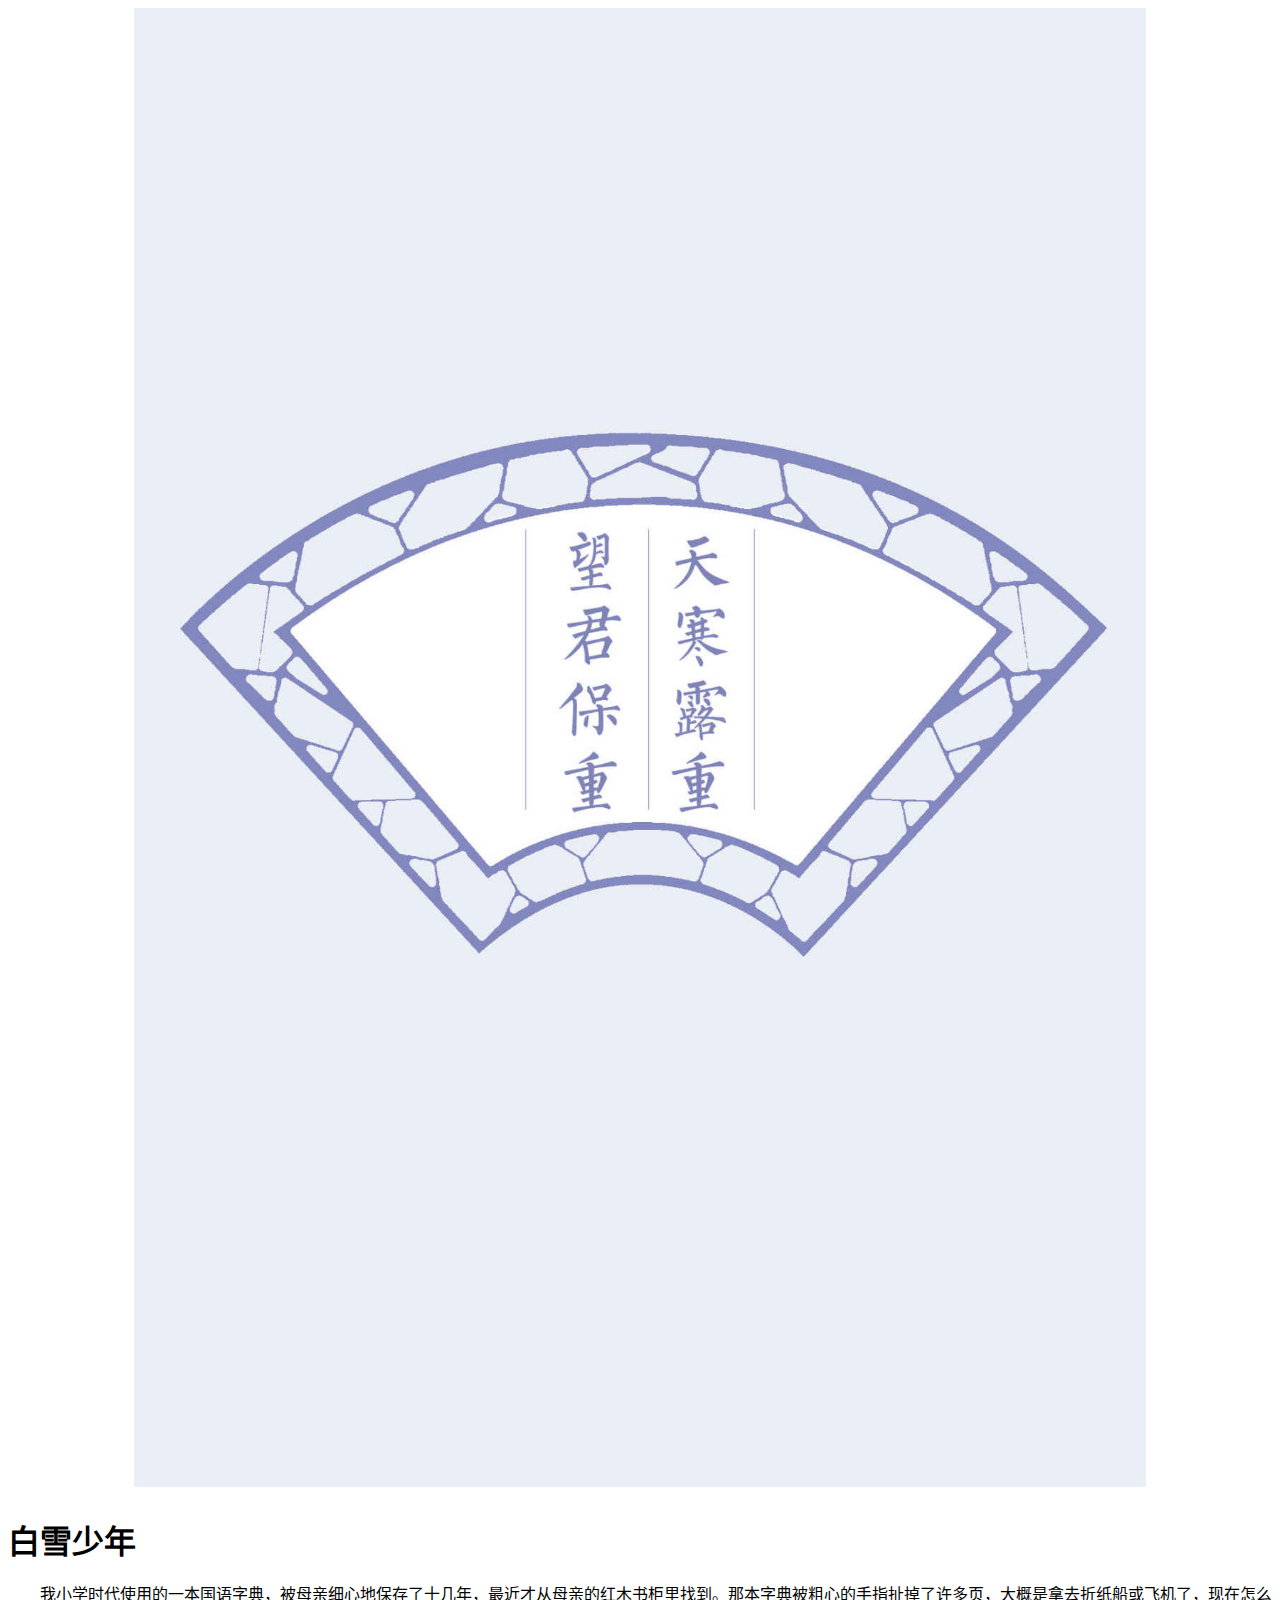
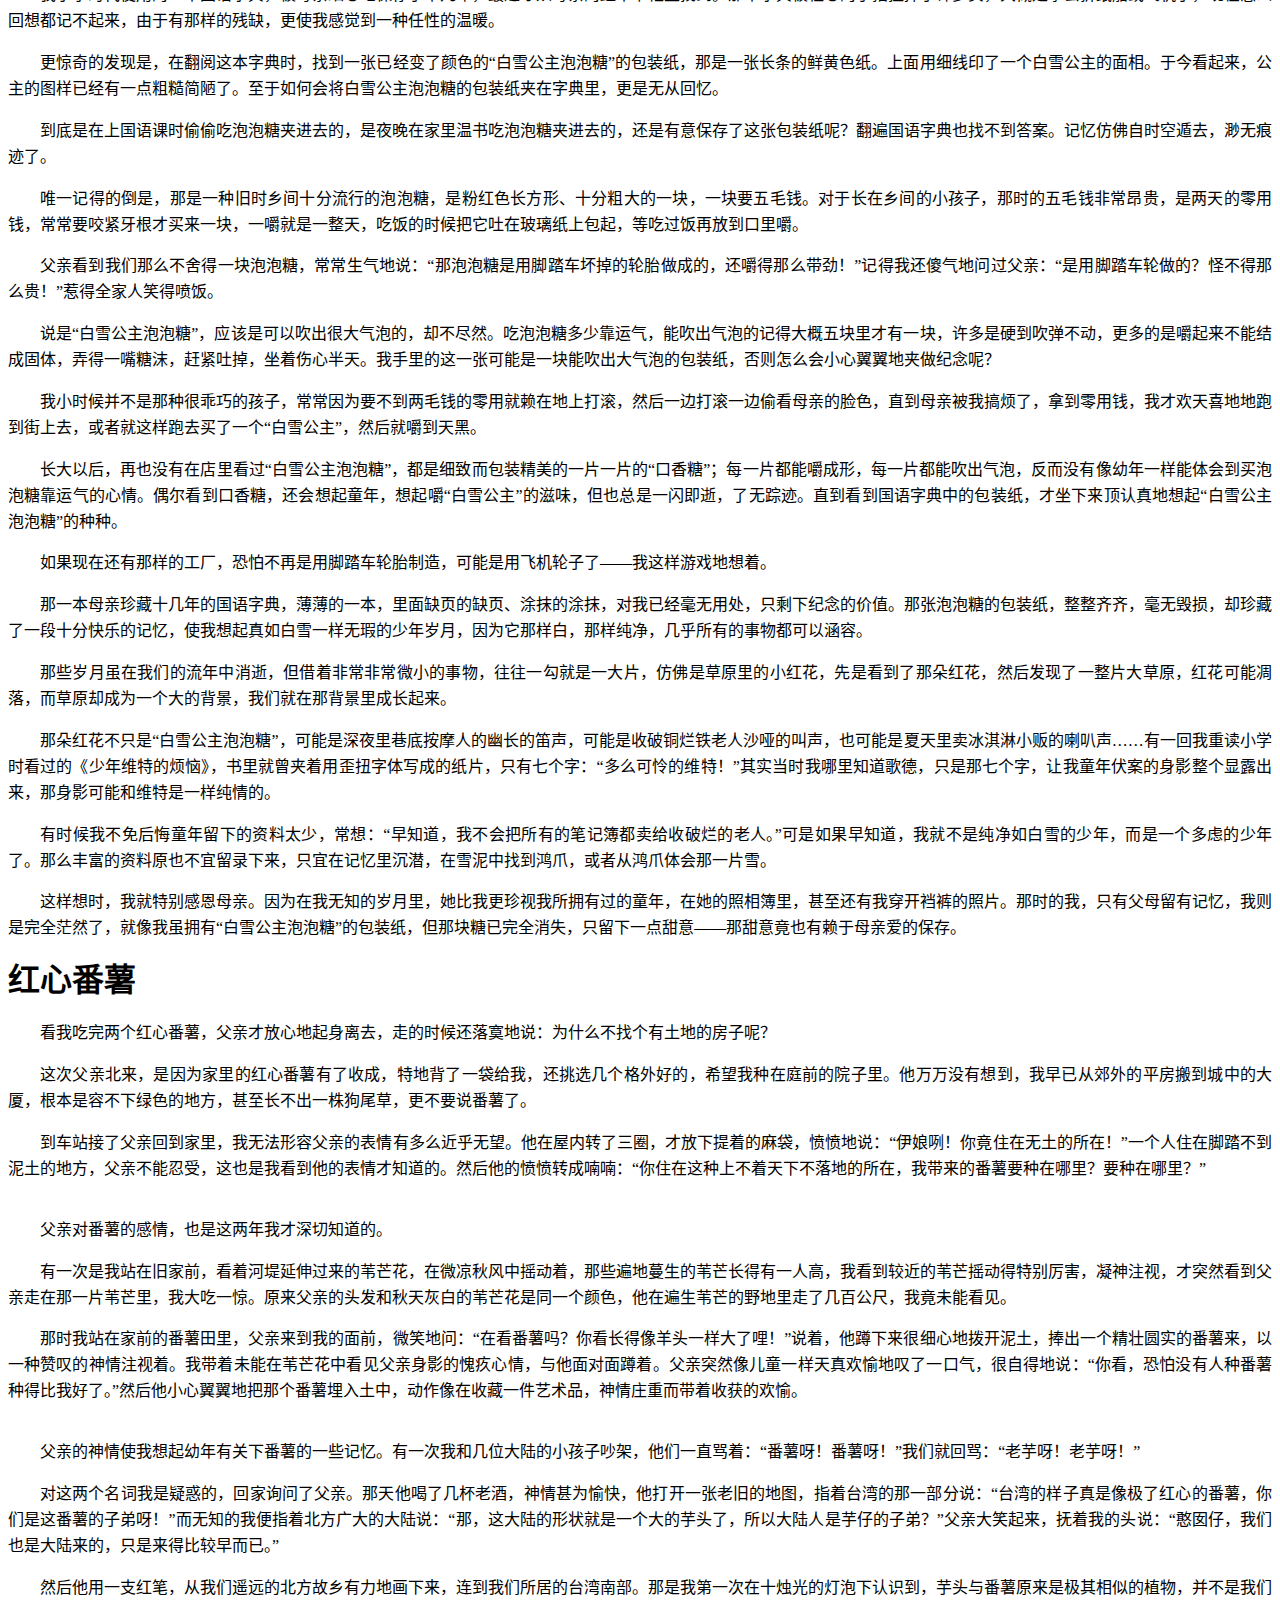
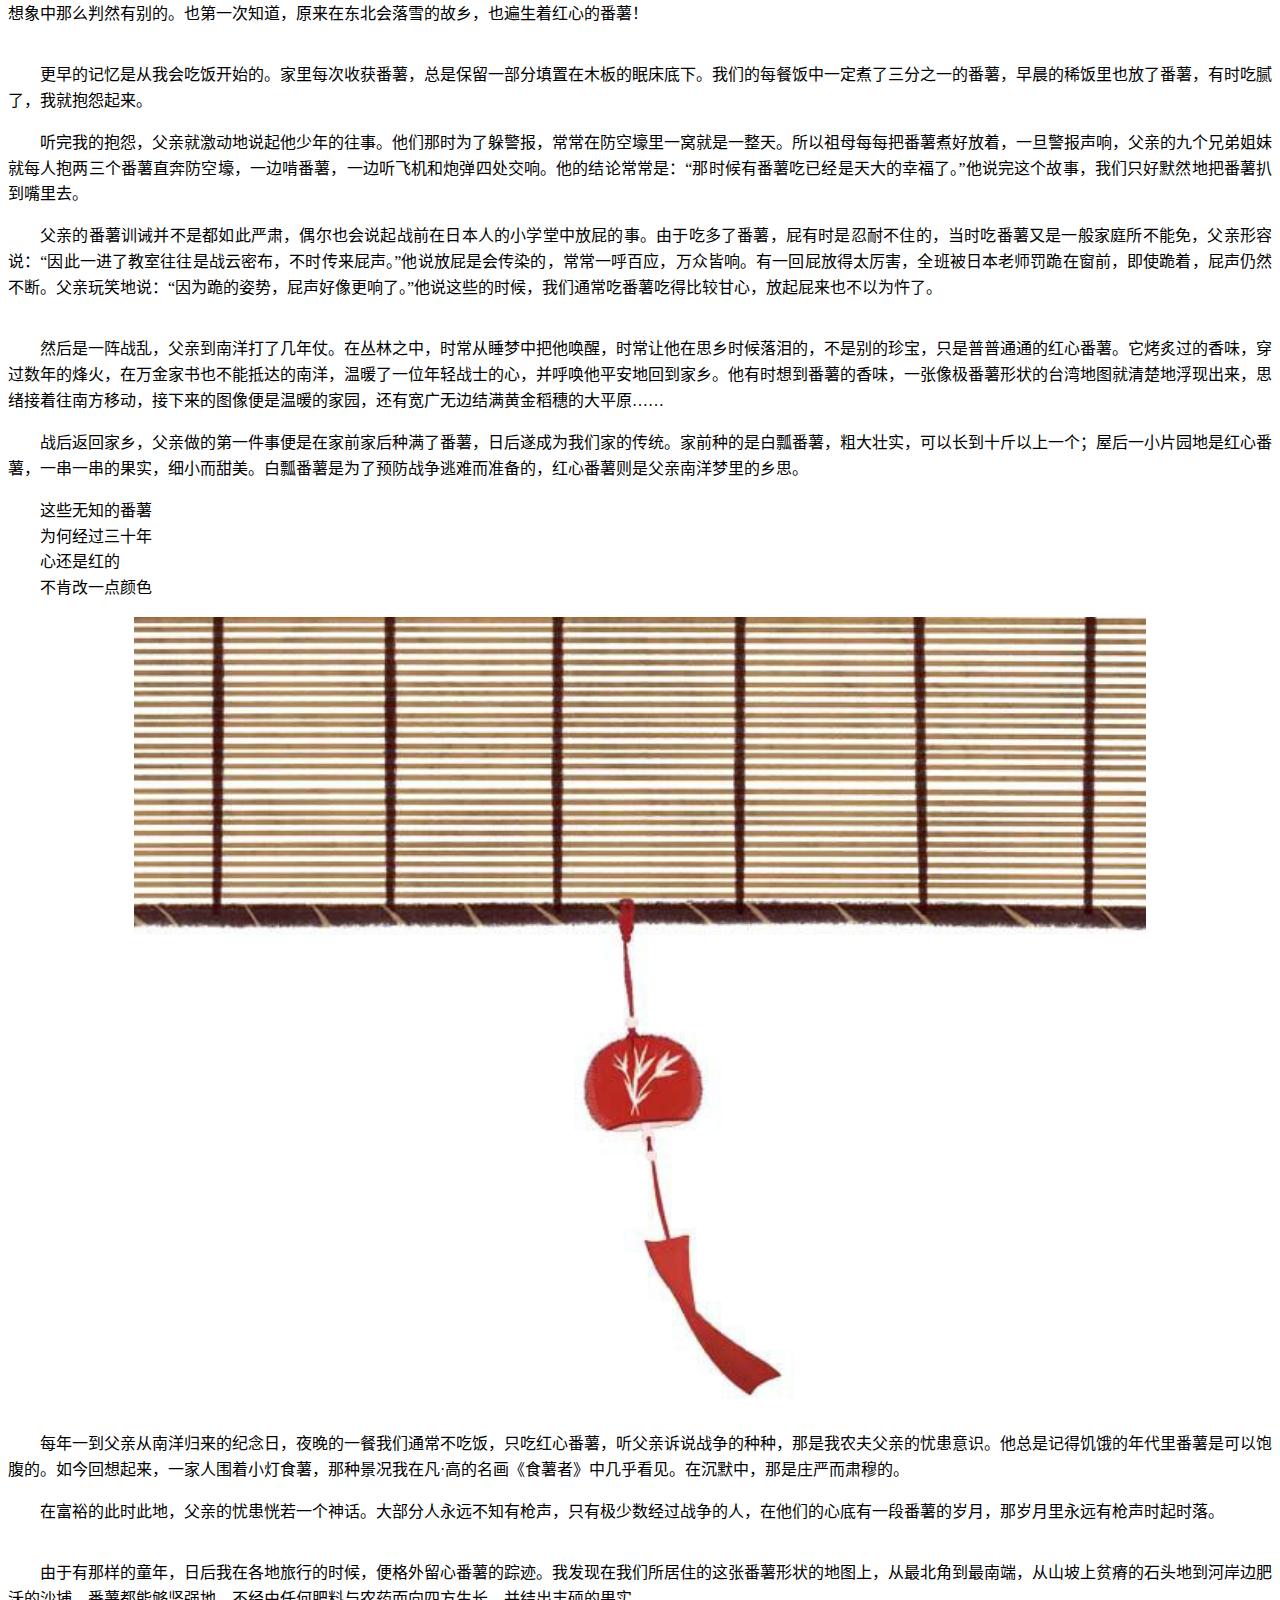
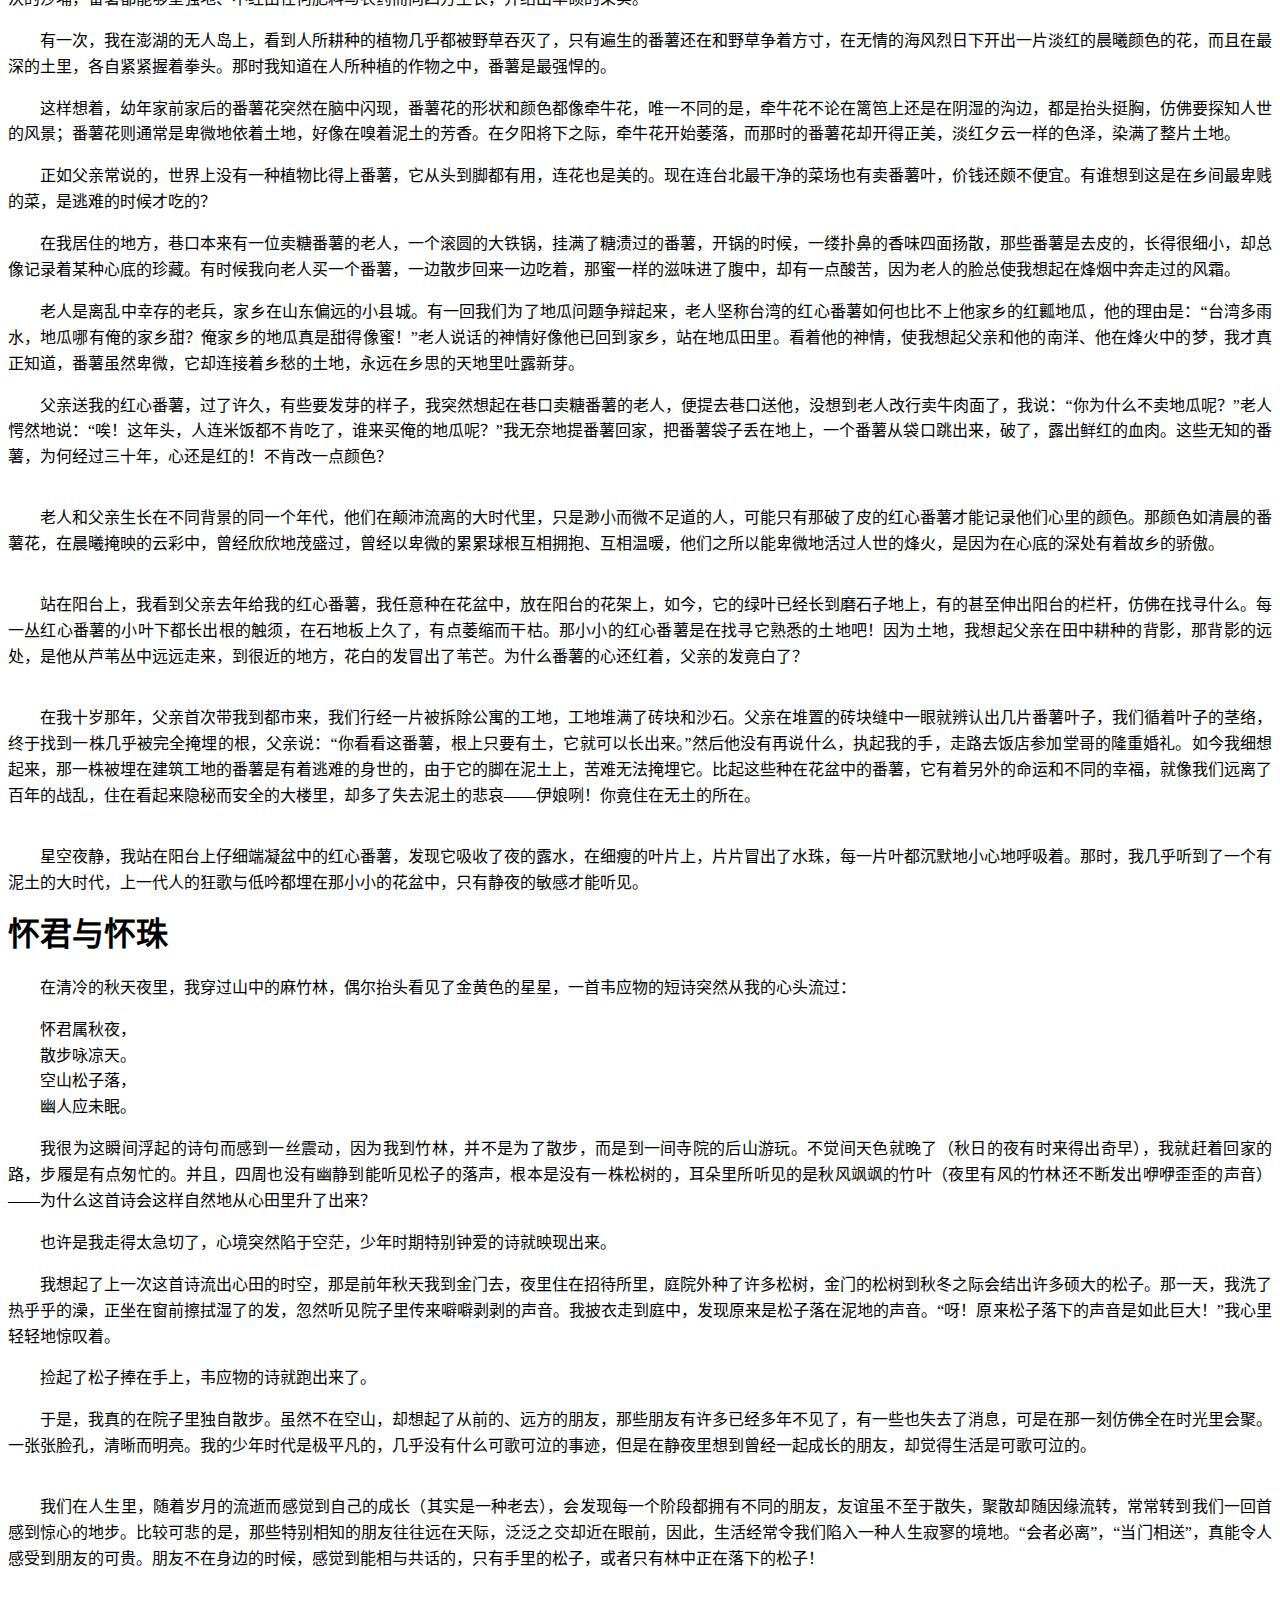
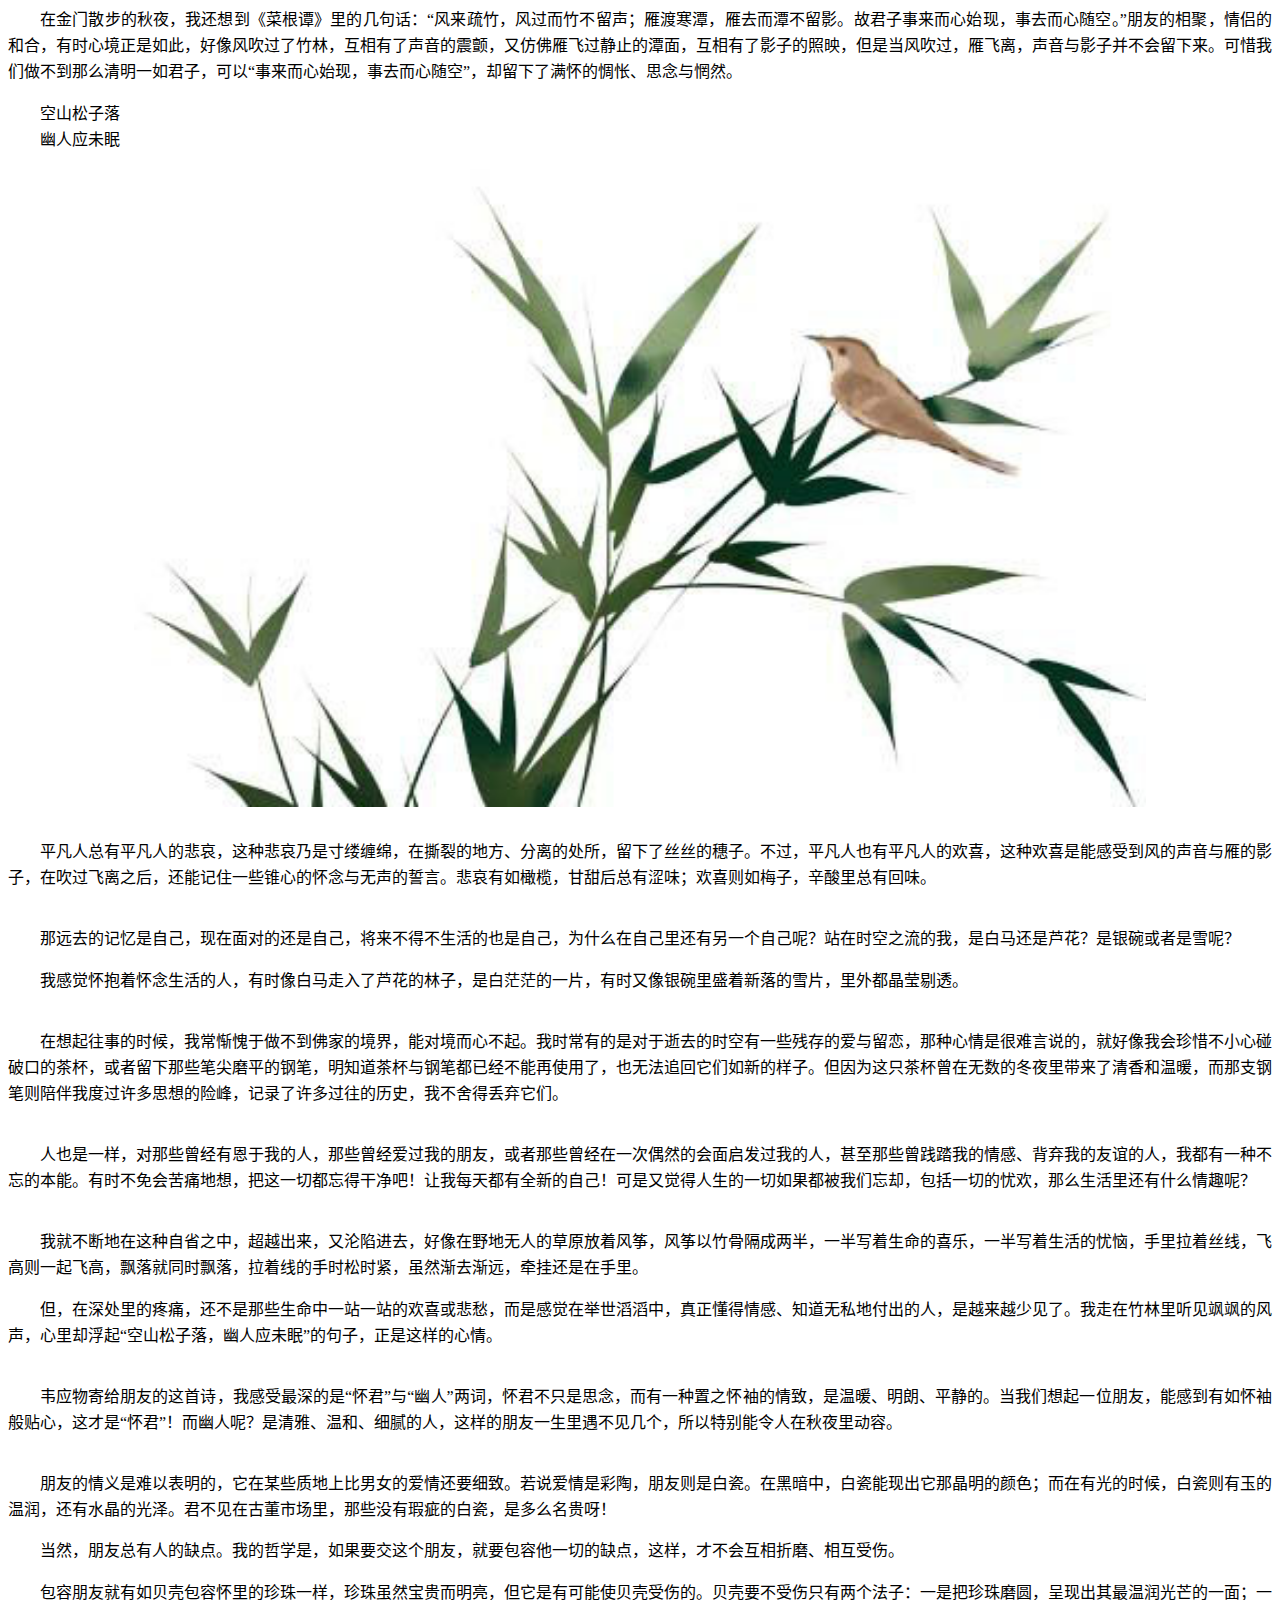
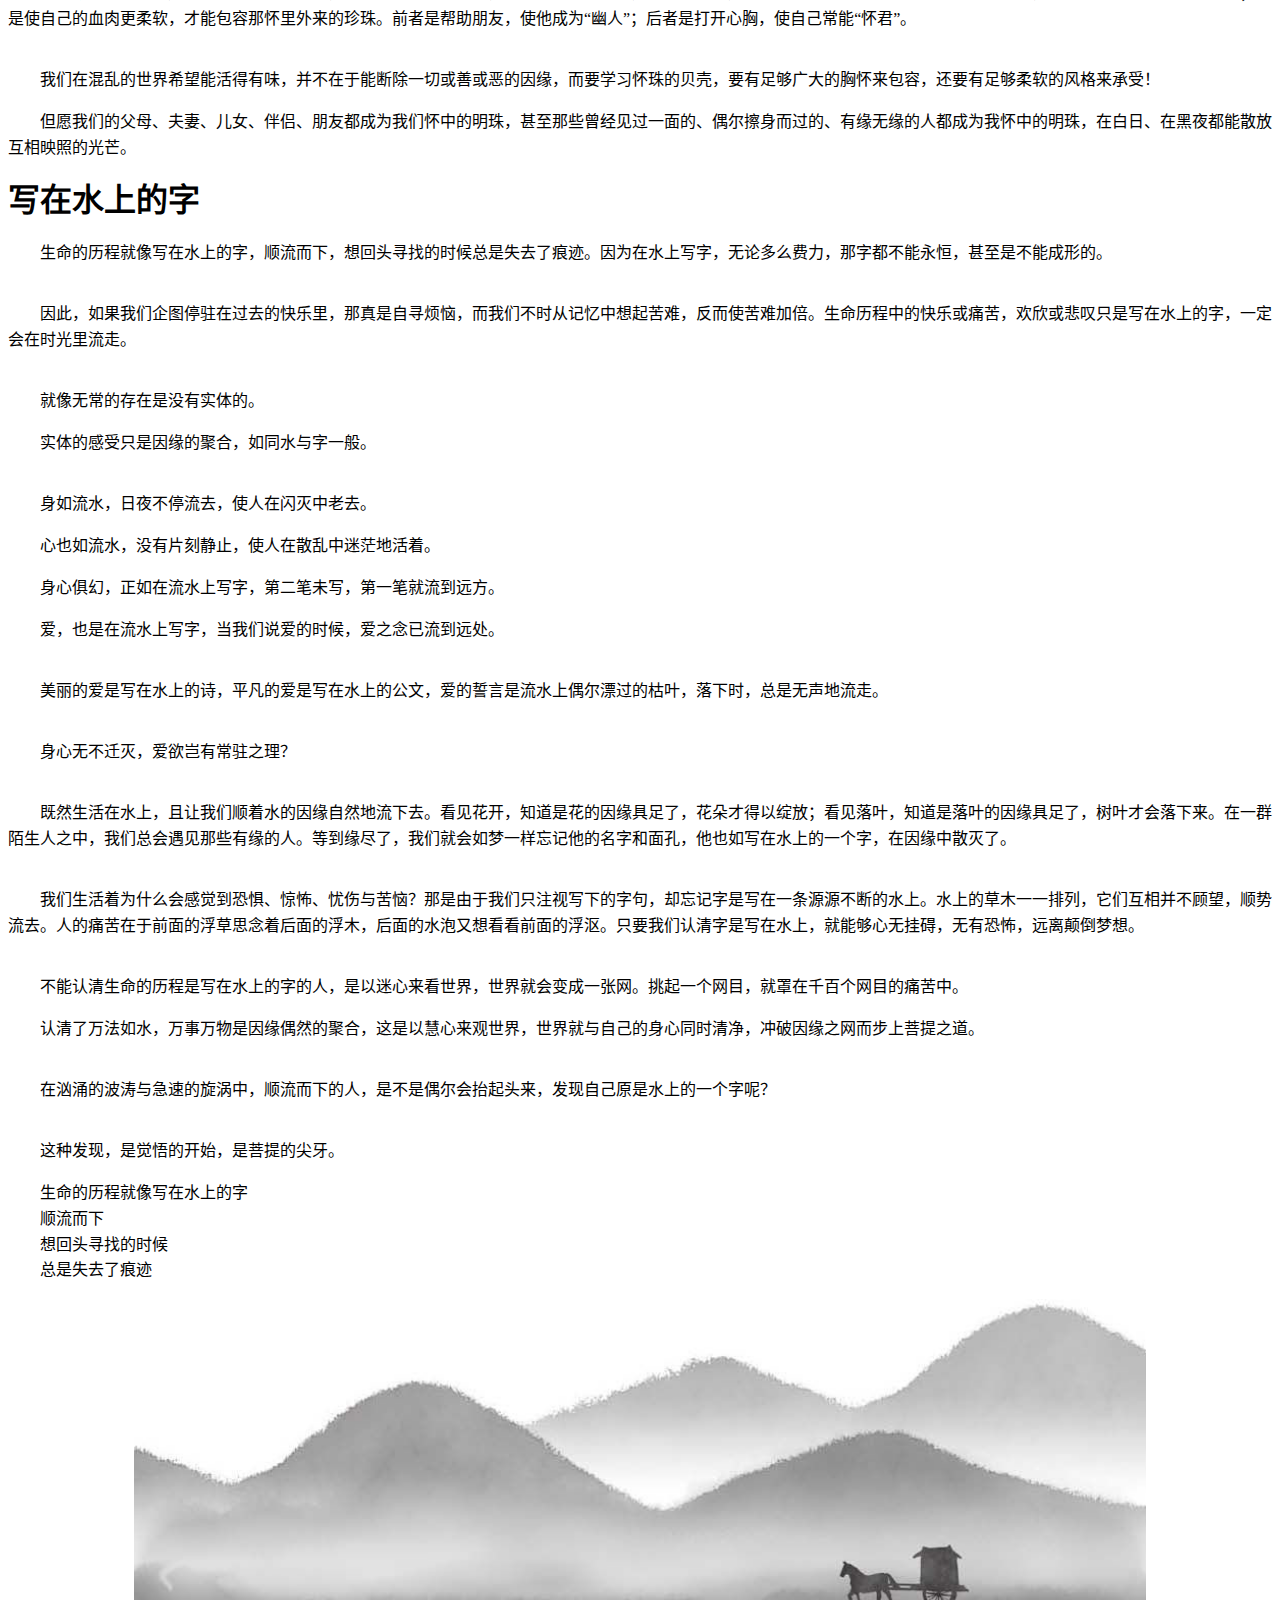
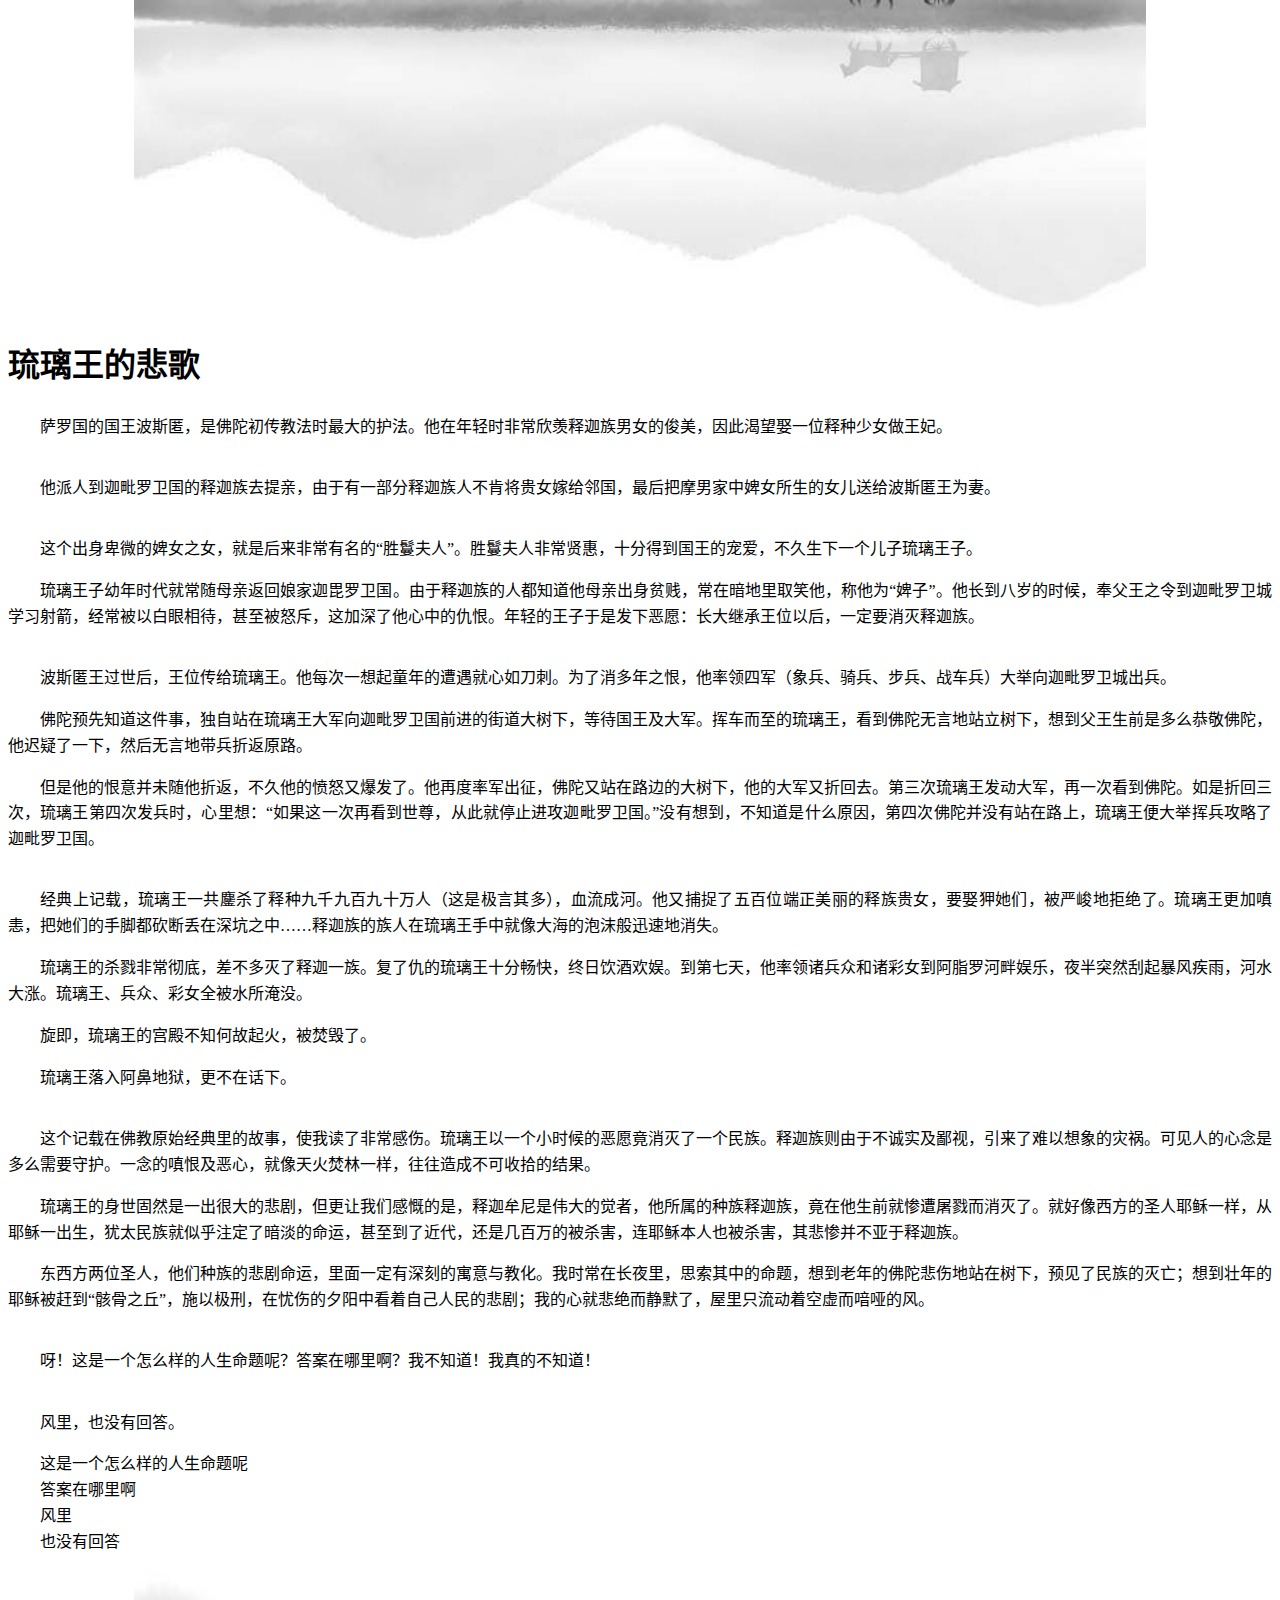
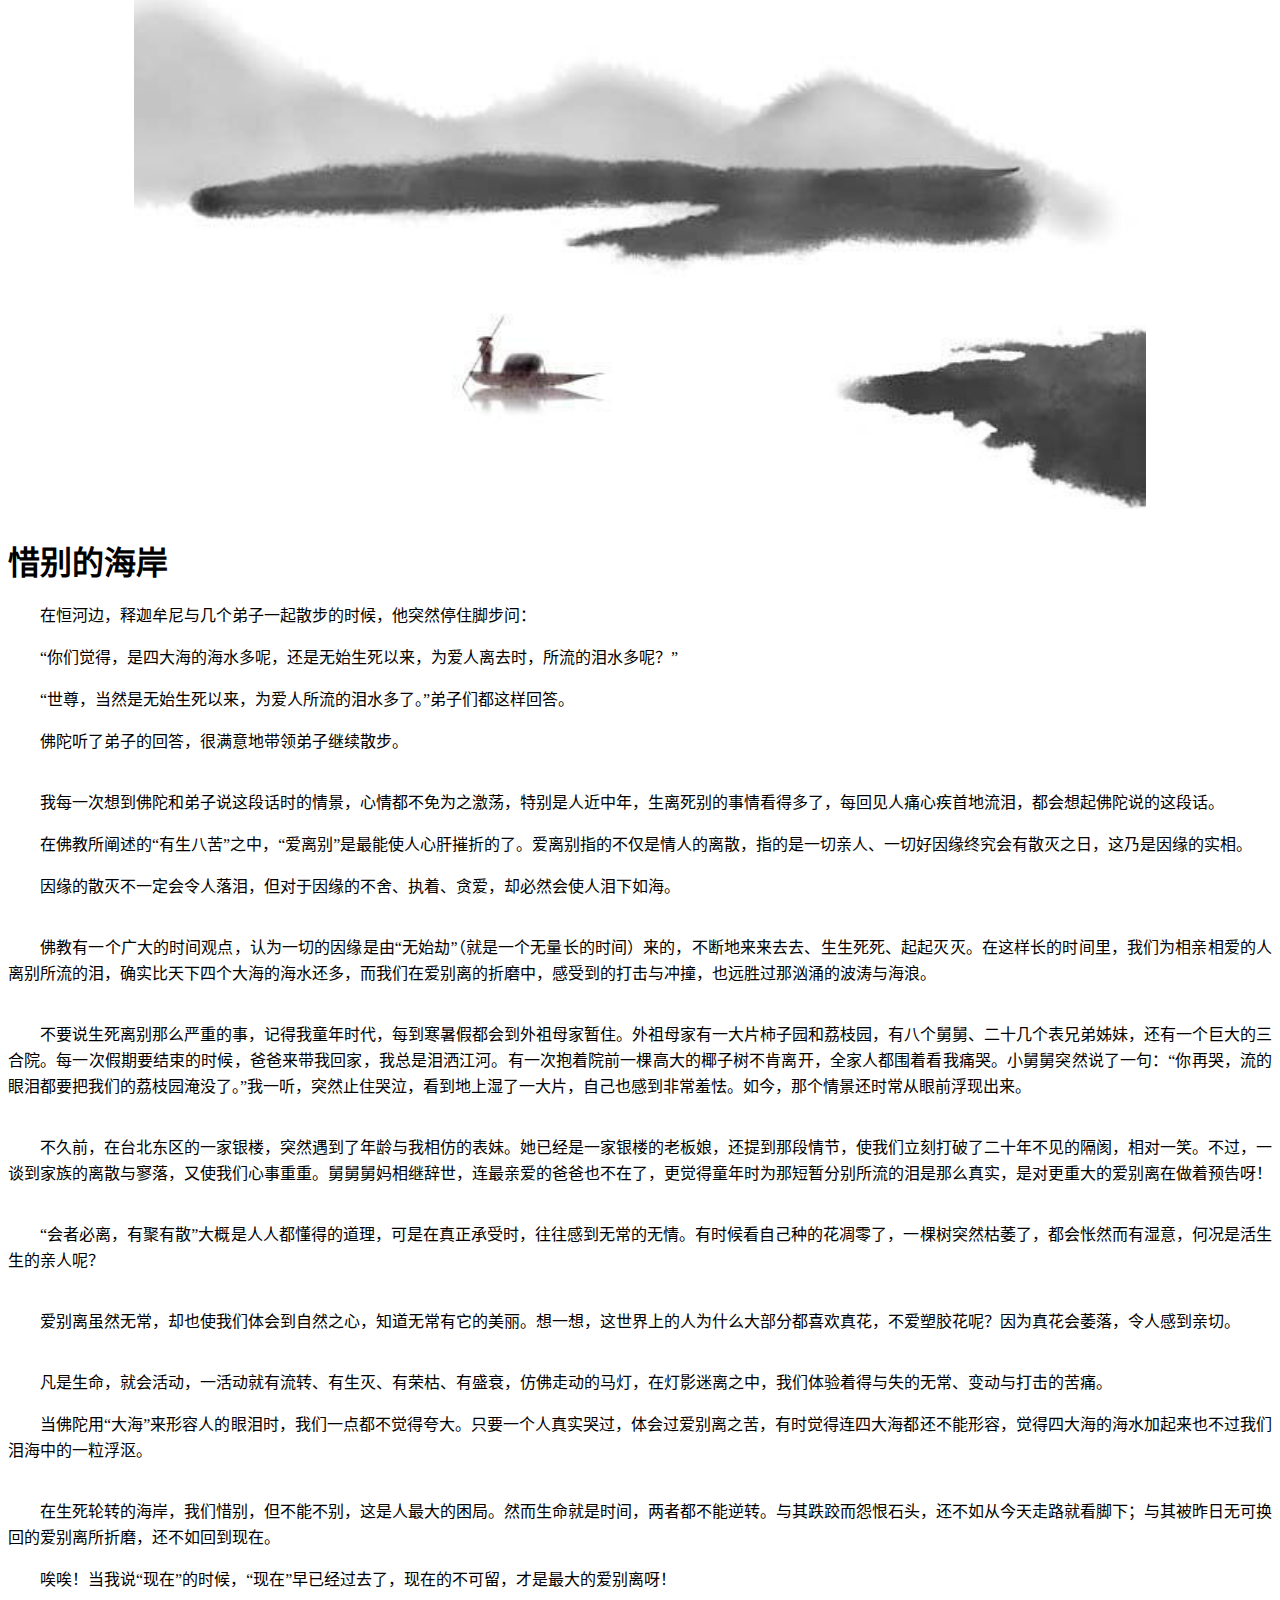
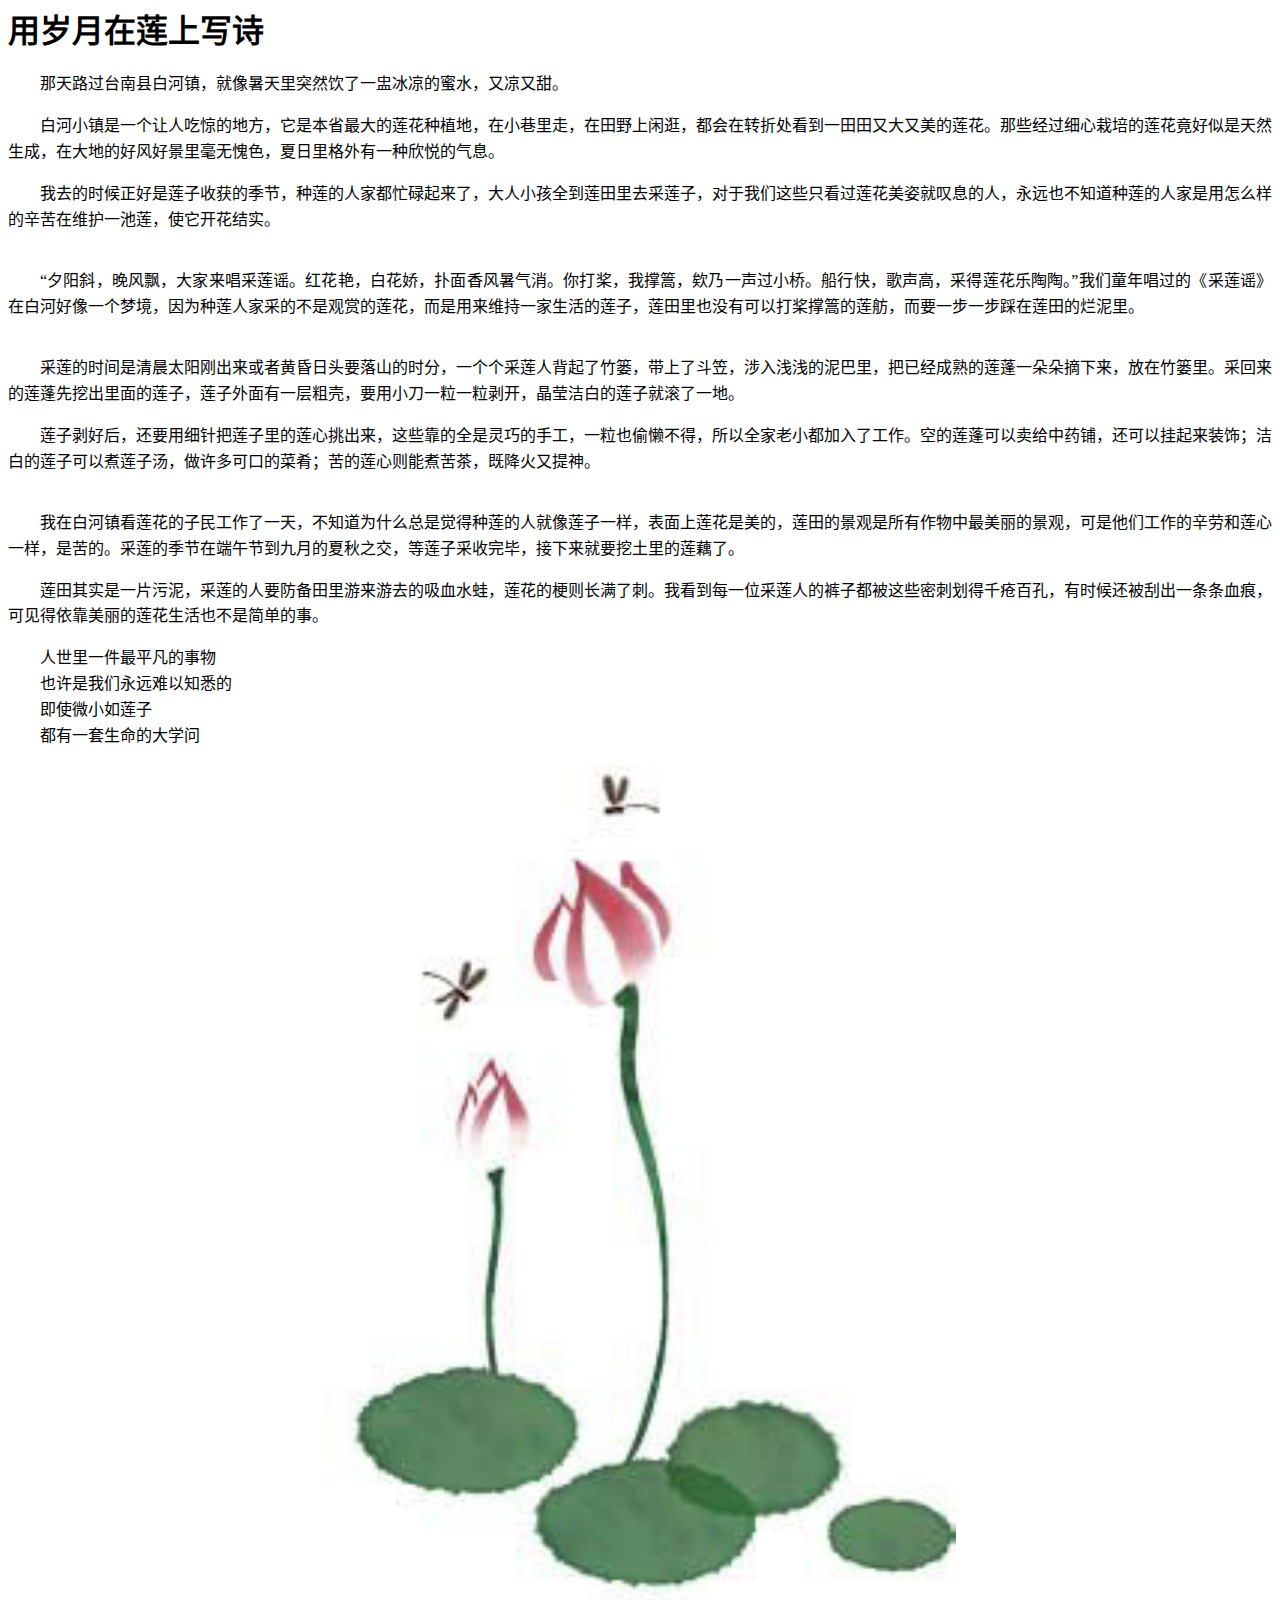
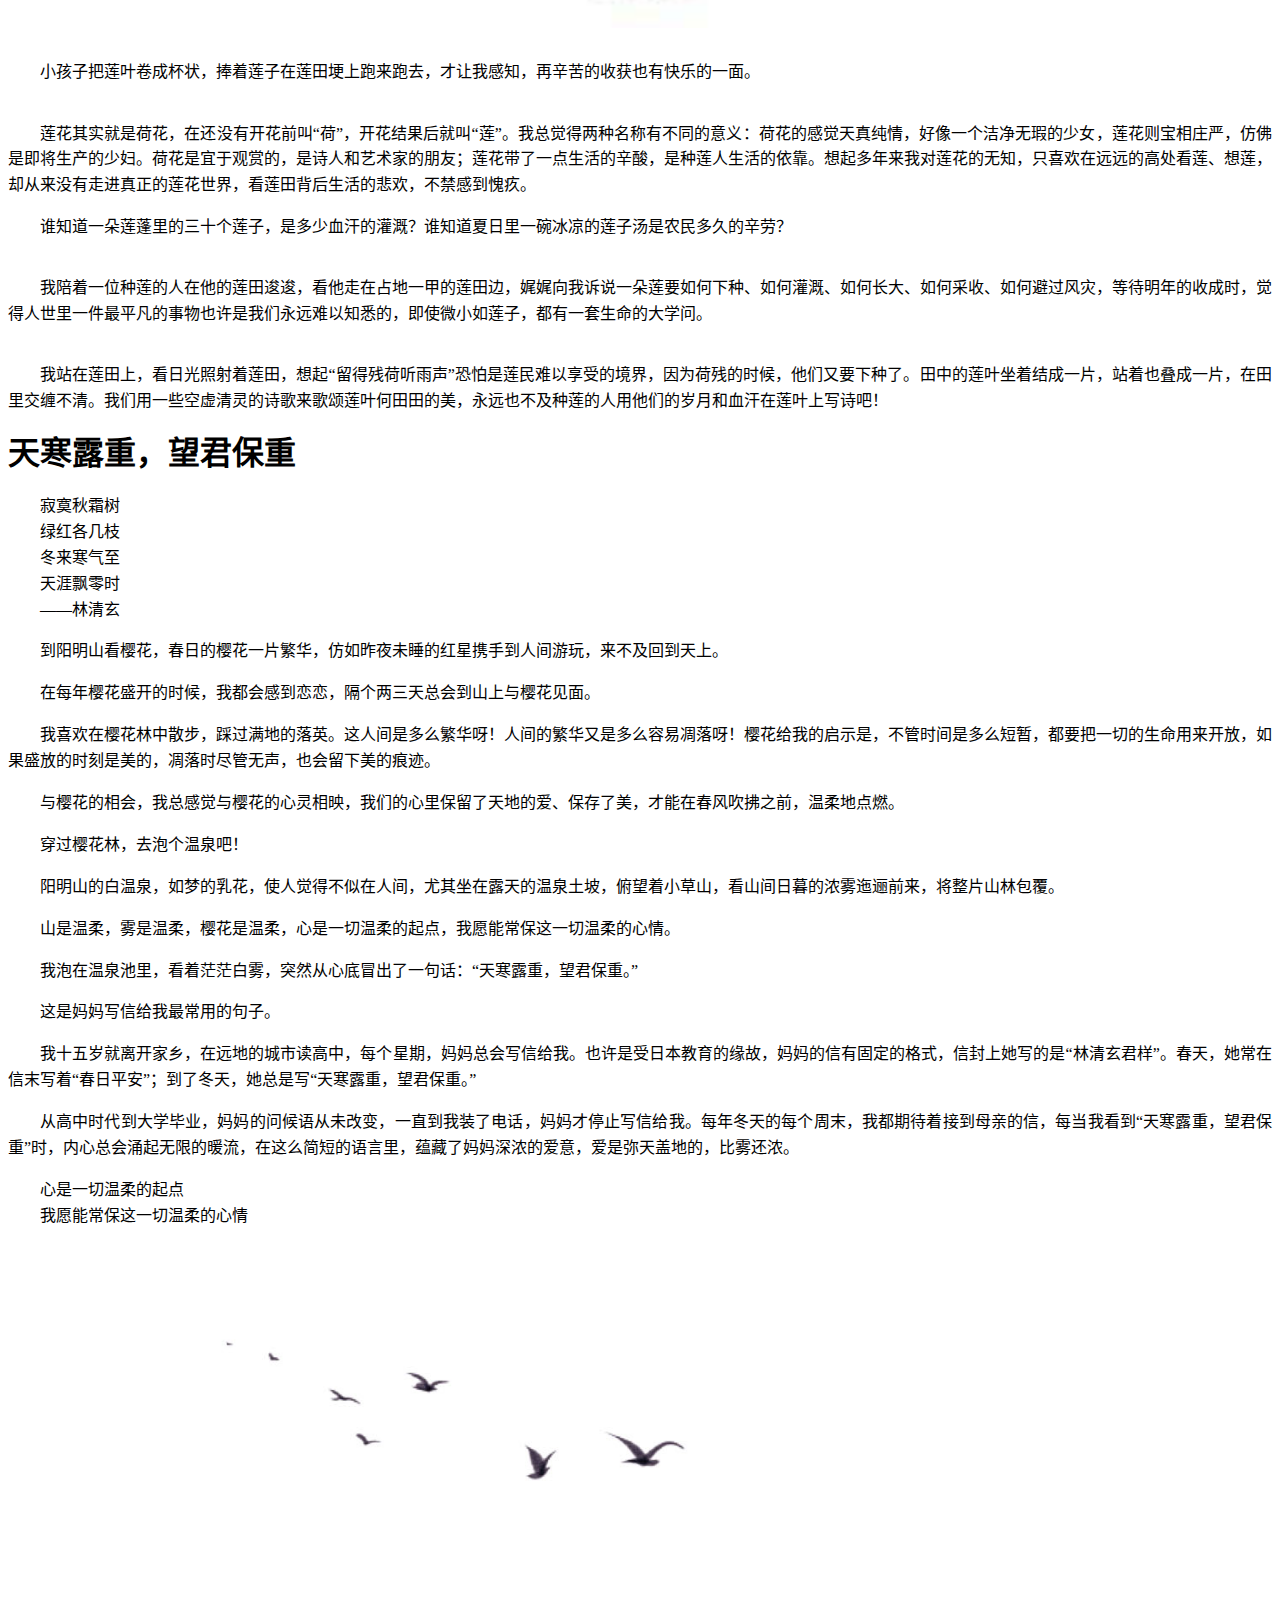
<file: 林清玄/人生最美是清欢.epub/OEBPS/text00008.html>
<!DOCTYPE html PUBLIC "-//W3C//DTD XHTML 1.0 Strict//EN" "http://www.w3.org/TR/xhtml1/DTD/xhtml1-strict.dtd"><html xmlns="http://www.w3.org/1999/xhtml" xml:lang="zh-CN" lang="zh-CN">
<head><meta http-equiv="Content-Type" content="text/html; charset=utf-8" />
<link rel="stylesheet" type="text/css" href="flow0001.css" />
<title>肆　天寒露重，望君保重</title>
</head>
<body>
<div class="kindle-cn-bodycontent-div-alone100"><img class="kindle-cn-bodycontent-image-alone80" alt="" src="Image00033.jpg" />
</div>
<p class="page-break"></p>
<div></div>
<h2 class="kindle-cn-heading2"><a id="sec001"></a>
 白雪少年</h2>
<p>我小学时代使用的一本国语字典，被母亲细心地保存了十几年，最近才从母亲的红木书柜里找到。那本字典被粗心的手指扯掉了许多页，大概是拿去折纸船或飞机了，现在怎么回想都记不起来，由于有那样的残缺，更使我感觉到一种任性的温暖。</p>
<p>更惊奇的发现是，在翻阅这本字典时，找到一张已经变了颜色的“白雪公主泡泡糖”的包装纸，那是一张长条的鲜黄色纸。上面用细线印了一个白雪公主的面相。于今看起来，公主的图样已经有一点粗糙简陋了。至于如何会将白雪公主泡泡糖的包装纸夹在字典里，更是无从回忆。</p>
<p>到底是在上国语课时偷偷吃泡泡糖夹进去的，是夜晚在家里温书吃泡泡糖夹进去的，还是有意保存了这张包装纸呢？翻遍国语字典也找不到答案。记忆仿佛自时空遁去，渺无痕迹了。</p>
<p>唯一记得的倒是，那是一种旧时乡间十分流行的泡泡糖，是粉红色长方形、十分粗大的一块，一块要五毛钱。对于长在乡间的小孩子，那时的五毛钱非常昂贵，是两天的零用钱，常常要咬紧牙根才买来一块，一嚼就是一整天，吃饭的时候把它吐在玻璃纸上包起，等吃过饭再放到口里嚼。</p>
<p>父亲看到我们那么不舍得一块泡泡糖，常常生气地说：“那泡泡糖是用脚踏车坏掉的轮胎做成的，还嚼得那么带劲！”记得我还傻气地问过父亲：“是用脚踏车轮做的？怪不得那么贵！”惹得全家人笑得喷饭。</p>
<p>说是“白雪公主泡泡糖”，应该是可以吹出很大气泡的，却不尽然。吃泡泡糖多少靠运气，能吹出气泡的记得大概五块里才有一块，许多是硬到吹弹不动，更多的是嚼起来不能结成固体，弄得一嘴糖沫，赶紧吐掉，坐着伤心半天。我手里的这一张可能是一块能吹出大气泡的包装纸，否则怎么会小心翼翼地夹做纪念呢？</p>
<p>我小时候并不是那种很乖巧的孩子，常常因为要不到两毛钱的零用就赖在地上打滚，然后一边打滚一边偷看母亲的脸色，直到母亲被我搞烦了，拿到零用钱，我才欢天喜地地跑到街上去，或者就这样跑去买了一个“白雪公主”，然后就嚼到天黑。</p>
<p>长大以后，再也没有在店里看过“白雪公主泡泡糖”，都是细致而包装精美的一片一片的“口香糖”；每一片都能嚼成形，每一片都能吹出气泡，反而没有像幼年一样能体会到买泡泡糖靠运气的心情。偶尔看到口香糖，还会想起童年，想起嚼“白雪公主”的滋味，但也总是一闪即逝，了无踪迹。直到看到国语字典中的包装纸，才坐下来顶认真地想起“白雪公主泡泡糖”的种种。</p>
<p>如果现在还有那样的工厂，恐怕不再是用脚踏车轮胎制造，可能是用飞机轮子了——我这样游戏地想着。</p>
<p>那一本母亲珍藏十几年的国语字典，薄薄的一本，里面缺页的缺页、涂抹的涂抹，对我已经毫无用处，只剩下纪念的价值。那张泡泡糖的包装纸，整整齐齐，毫无毁损，却珍藏了一段十分快乐的记忆，使我想起真如白雪一样无瑕的少年岁月，因为它那样白，那样纯净，几乎所有的事物都可以涵容。</p>
<p>那些岁月虽在我们的流年中消逝，但借着非常非常微小的事物，往往一勾就是一大片，仿佛是草原里的小红花，先是看到了那朵红花，然后发现了一整片大草原，红花可能凋落，而草原却成为一个大的背景，我们就在那背景里成长起来。</p>
<p>那朵红花不只是“白雪公主泡泡糖”，可能是深夜里巷底按摩人的幽长的笛声，可能是收破铜烂铁老人沙哑的叫声，也可能是夏天里卖冰淇淋小贩的喇叭声……有一回我重读小学时看过的《少年维特的烦恼》，书里就曾夹着用歪扭字体写成的纸片，只有七个字：“多么可怜的维特！”其实当时我哪里知道歌德，只是那七个字，让我童年伏案的身影整个显露出来，那身影可能和维特是一样纯情的。</p>
<p>有时候我不免后悔童年留下的资料太少，常想：“早知道，我不会把所有的笔记簿都卖给收破烂的老人。”可是如果早知道，我就不是纯净如白雪的少年，而是一个多虑的少年了。那么丰富的资料原也不宜留录下来，只宜在记忆里沉潜，在雪泥中找到鸿爪，或者从鸿爪体会那一片雪。</p>
<p>这样想时，我就特别感恩母亲。因为在我无知的岁月里，她比我更珍视我所拥有过的童年，在她的照相簿里，甚至还有我穿开裆裤的照片。那时的我，只有父母留有记忆，我则是完全茫然了，就像我虽拥有“白雪公主泡泡糖”的包装纸，但那块糖已完全消失，只留下一点甜意——那甜意竟也有赖于母亲爱的保存。</p>
<p class="page-break"></p>
<div></div>
<h2 class="kindle-cn-heading2"><a id="sec002"></a>
 红心番薯</h2>
<p>看我吃完两个红心番薯，父亲才放心地起身离去，走的时候还落寞地说：为什么不找个有土地的房子呢？</p>
<p>这次父亲北来，是因为家里的红心番薯有了收成，特地背了一袋给我，还挑选几个格外好的，希望我种在庭前的院子里。他万万没有想到，我早已从郊外的平房搬到城中的大厦，根本是容不下绿色的地方，甚至长不出一株狗尾草，更不要说番薯了。</p>
<p>到车站接了父亲回到家里，我无法形容父亲的表情有多么近乎无望。他在屋内转了三圈，才放下提着的麻袋，愤愤地说：“伊娘咧！你竟住在无土的所在！”一个人住在脚踏不到泥土的地方，父亲不能忍受，这也是我看到他的表情才知道的。然后他的愤愤转成喃喃：“你住在这种上不着天下不落地的所在，我带来的番薯要种在哪里？要种在哪里？”</p>
<div class="empty"></div>
<p>父亲对番薯的感情，也是这两年我才深切知道的。</p>
<p>有一次是我站在旧家前，看着河堤延伸过来的苇芒花，在微凉秋风中摇动着，那些遍地蔓生的苇芒长得有一人高，我看到较近的苇芒摇动得特别厉害，凝神注视，才突然看到父亲走在那一片苇芒里，我大吃一惊。原来父亲的头发和秋天灰白的苇芒花是同一个颜色，他在遍生苇芒的野地里走了几百公尺，我竟未能看见。</p>
<p>那时我站在家前的番薯田里，父亲来到我的面前，微笑地问：“在看番薯吗？你看长得像羊头一样大了哩！”说着，他蹲下来很细心地拨开泥土，捧出一个精壮圆实的番薯来，以一种赞叹的神情注视着。我带着未能在苇芒花中看见父亲身影的愧疚心情，与他面对面蹲着。父亲突然像儿童一样天真欢愉地叹了一口气，很自得地说：“你看，恐怕没有人种番薯种得比我好了。”然后他小心翼翼地把那个番薯埋入土中，动作像在收藏一件艺术品，神情庄重而带着收获的欢愉。</p>
<div class="empty"></div>
<p>父亲的神情使我想起幼年有关下番薯的一些记忆。有一次我和几位大陆的小孩子吵架，他们一直骂着：“番薯呀！番薯呀！”我们就回骂：“老芋呀！老芋呀！”</p>
<p>对这两个名词我是疑惑的，回家询问了父亲。那天他喝了几杯老酒，神情甚为愉快，他打开一张老旧的地图，指着台湾的那一部分说：“台湾的样子真是像极了红心的番薯，你们是这番薯的子弟呀！”而无知的我便指着北方广大的大陆说：“那，这大陆的形状就是一个大的芋头了，所以大陆人是芋仔的子弟？”父亲大笑起来，抚着我的头说：“憨囡仔，我们也是大陆来的，只是来得比较早而已。”</p>
<p>然后他用一支红笔，从我们遥远的北方故乡有力地画下来，连到我们所居的台湾南部。那是我第一次在十烛光的灯泡下认识到，芋头与番薯原来是极其相似的植物，并不是我们想象中那么判然有别的。也第一次知道，原来在东北会落雪的故乡，也遍生着红心的番薯！</p>
<div class="empty"></div>
<p>更早的记忆是从我会吃饭开始的。家里每次收获番薯，总是保留一部分填置在木板的眠床底下。我们的每餐饭中一定煮了三分之一的番薯，早晨的稀饭里也放了番薯，有时吃腻了，我就抱怨起来。</p>
<p>听完我的抱怨，父亲就激动地说起他少年的往事。他们那时为了躲警报，常常在防空壕里一窝就是一整天。所以祖母每每把番薯煮好放着，一旦警报声响，父亲的九个兄弟姐妹就每人抱两三个番薯直奔防空壕，一边啃番薯，一边听飞机和炮弹四处交响。他的结论常常是：“那时候有番薯吃已经是天大的幸福了。”他说完这个故事，我们只好默然地把番薯扒到嘴里去。</p>
<p>父亲的番薯训诫并不是都如此严肃，偶尔也会说起战前在日本人的小学堂中放屁的事。由于吃多了番薯，屁有时是忍耐不住的，当时吃番薯又是一般家庭所不能免，父亲形容说：“因此一进了教室往往是战云密布，不时传来屁声。”他说放屁是会传染的，常常一呼百应，万众皆响。有一回屁放得太厉害，全班被日本老师罚跪在窗前，即使跪着，屁声仍然不断。父亲玩笑地说：“因为跪的姿势，屁声好像更响了。”他说这些的时候，我们通常吃番薯吃得比较甘心，放起屁来也不以为忤了。</p>
<div class="empty"></div>
<p>然后是一阵战乱，父亲到南洋打了几年仗。在丛林之中，时常从睡梦中把他唤醒，时常让他在思乡时候落泪的，不是别的珍宝，只是普普通通的红心番薯。它烤炙过的香味，穿过数年的烽火，在万金家书也不能抵达的南洋，温暖了一位年轻战士的心，并呼唤他平安地回到家乡。他有时想到番薯的香味，一张像极番薯形状的台湾地图就清楚地浮现出来，思绪接着往南方移动，接下来的图像便是温暖的家园，还有宽广无边结满黄金稻穗的大平原……</p>
<p>战后返回家乡，父亲做的第一件事便是在家前家后种满了番薯，日后遂成为我们家的传统。家前种的是白瓢番薯，粗大壮实，可以长到十斤以上一个；屋后一小片园地是红心番薯，一串一串的果实，细小而甜美。白瓢番薯是为了预防战争逃难而准备的，红心番薯则是父亲南洋梦里的乡思。</p>
<p class="page-break"></p>
<div></div>
<p class="kindle-cn-poem-left">这些无知的番薯<br/>
为何经过三十年<br/>
心还是红的<br/>
不肯改一点颜色</p>
<div class="kindle-cn-bodycontent-div-alone100"><img class="kindle-cn-bodycontent-image-alone80" alt="" src="Image00034.jpg" />
</div>
<p class="page-break"></p>
<div></div>
<p>每年一到父亲从南洋归来的纪念日，夜晚的一餐我们通常不吃饭，只吃红心番薯，听父亲诉说战争的种种，那是我农夫父亲的忧患意识。他总是记得饥饿的年代里番薯是可以饱腹的。如今回想起来，一家人围着小灯食薯，那种景况我在凡·高的名画《食薯者》中几乎看见。在沉默中，那是庄严而肃穆的。</p>
<p>在富裕的此时此地，父亲的忧患恍若一个神话。大部分人永远不知有枪声，只有极少数经过战争的人，在他们的心底有一段番薯的岁月，那岁月里永远有枪声时起时落。</p>
<div class="empty"></div>
<p>由于有那样的童年，日后我在各地旅行的时候，便格外留心番薯的踪迹。我发现在我们所居住的这张番薯形状的地图上，从最北角到最南端，从山坡上贫瘠的石头地到河岸边肥沃的沙埔，番薯都能够坚强地、不经由任何肥料与农药而向四方生长，并结出丰硕的果实。</p>
<p>有一次，我在澎湖的无人岛上，看到人所耕种的植物几乎都被野草吞灭了，只有遍生的番薯还在和野草争着方寸，在无情的海风烈日下开出一片淡红的晨曦颜色的花，而且在最深的土里，各自紧紧握着拳头。那时我知道在人所种植的作物之中，番薯是最强悍的。</p>
<p>这样想着，幼年家前家后的番薯花突然在脑中闪现，番薯花的形状和颜色都像牵牛花，唯一不同的是，牵牛花不论在篱笆上还是在阴湿的沟边，都是抬头挺胸，仿佛要探知人世的风景；番薯花则通常是卑微地依着土地，好像在嗅着泥土的芳香。在夕阳将下之际，牵牛花开始萎落，而那时的番薯花却开得正美，淡红夕云一样的色泽，染满了整片土地。</p>
<p>正如父亲常说的，世界上没有一种植物比得上番薯，它从头到脚都有用，连花也是美的。现在连台北最干净的菜场也有卖番薯叶，价钱还颇不便宜。有谁想到这是在乡间最卑贱的菜，是逃难的时候才吃的？</p>
<p>在我居住的地方，巷口本来有一位卖糖番薯的老人，一个滚圆的大铁锅，挂满了糖渍过的番薯，开锅的时候，一缕扑鼻的香味四面扬散，那些番薯是去皮的，长得很细小，却总像记录着某种心底的珍藏。有时候我向老人买一个番薯，一边散步回来一边吃着，那蜜一样的滋味进了腹中，却有一点酸苦，因为老人的脸总使我想起在烽烟中奔走过的风霜。</p>
<p>老人是离乱中幸存的老兵，家乡在山东偏远的小县城。有一回我们为了地瓜问题争辩起来，老人坚称台湾的红心番薯如何也比不上他家乡的红瓤地瓜，他的理由是：“台湾多雨水，地瓜哪有俺的家乡甜？俺家乡的地瓜真是甜得像蜜！”老人说话的神情好像他已回到家乡，站在地瓜田里。看着他的神情，使我想起父亲和他的南洋、他在烽火中的梦，我才真正知道，番薯虽然卑微，它却连接着乡愁的土地，永远在乡思的天地里吐露新芽。</p>
<p>父亲送我的红心番薯，过了许久，有些要发芽的样子，我突然想起在巷口卖糖番薯的老人，便提去巷口送他，没想到老人改行卖牛肉面了，我说：“你为什么不卖地瓜呢？”老人愕然地说：“唉！这年头，人连米饭都不肯吃了，谁来买俺的地瓜呢？”我无奈地提番薯回家，把番薯袋子丢在地上，一个番薯从袋口跳出来，破了，露出鲜红的血肉。这些无知的番薯，为何经过三十年，心还是红的！不肯改一点颜色？</p>
<div class="empty"></div>
<p>老人和父亲生长在不同背景的同一个年代，他们在颠沛流离的大时代里，只是渺小而微不足道的人，可能只有那破了皮的红心番薯才能记录他们心里的颜色。那颜色如清晨的番薯花，在晨曦掩映的云彩中，曾经欣欣地茂盛过，曾经以卑微的累累球根互相拥抱、互相温暖，他们之所以能卑微地活过人世的烽火，是因为在心底的深处有着故乡的骄傲。</p>
<div class="empty"></div>
<p>站在阳台上，我看到父亲去年给我的红心番薯，我任意种在花盆中，放在阳台的花架上，如今，它的绿叶已经长到磨石子地上，有的甚至伸出阳台的栏杆，仿佛在找寻什么。每一丛红心番薯的小叶下都长出根的触须，在石地板上久了，有点萎缩而干枯。那小小的红心番薯是在找寻它熟悉的土地吧！因为土地，我想起父亲在田中耕种的背影，那背影的远处，是他从芦苇丛中远远走来，到很近的地方，花白的发冒出了苇芒。为什么番薯的心还红着，父亲的发竟白了？</p>
<div class="empty"></div>
<p>在我十岁那年，父亲首次带我到都市来，我们行经一片被拆除公寓的工地，工地堆满了砖块和沙石。父亲在堆置的砖块缝中一眼就辨认出几片番薯叶子，我们循着叶子的茎络，终于找到一株几乎被完全掩埋的根，父亲说：“你看看这番薯，根上只要有土，它就可以长出来。”然后他没有再说什么，执起我的手，走路去饭店参加堂哥的隆重婚礼。如今我细想起来，那一株被埋在建筑工地的番薯是有着逃难的身世的，由于它的脚在泥土上，苦难无法掩埋它。比起这些种在花盆中的番薯，它有着另外的命运和不同的幸福，就像我们远离了百年的战乱，住在看起来隐秘而安全的大楼里，却多了失去泥土的悲哀——伊娘咧！你竟住在无土的所在。</p>
<div class="empty"></div>
<p>星空夜静，我站在阳台上仔细端凝盆中的红心番薯，发现它吸收了夜的露水，在细瘦的叶片上，片片冒出了水珠，每一片叶都沉默地小心地呼吸着。那时，我几乎听到了一个有泥土的大时代，上一代人的狂歌与低吟都埋在那小小的花盆中，只有静夜的敏感才能听见。</p>
<p class="page-break"></p>
<div></div>
<h2 class="kindle-cn-heading2"><a id="sec003"></a>
 怀君与怀珠</h2>
<p>在清冷的秋天夜里，我穿过山中的麻竹林，偶尔抬头看见了金黄色的星星，一首韦应物的短诗突然从我的心头流过：</p>
<p class="kindle-cn-poem-left">怀君属秋夜，<br/>
散步咏凉天。<br/>
空山松子落，<br/>
幽人应未眠。</p>
<p>我很为这瞬间浮起的诗句而感到一丝震动，因为我到竹林，并不是为了散步，而是到一间寺院的后山游玩。不觉间天色就晚了（秋日的夜有时来得出奇早），我就赶着回家的路，步履是有点匆忙的。并且，四周也没有幽静到能听见松子的落声，根本是没有一株松树的，耳朵里所听见的是秋风飒飒的竹叶（夜里有风的竹林还不断发出咿咿歪歪的声音）——为什么这首诗会这样自然地从心田里升了出来？</p>
<p>也许是我走得太急切了，心境突然陷于空茫，少年时期特别钟爱的诗就映现出来。</p>
<p>我想起了上一次这首诗流出心田的时空，那是前年秋天我到金门去，夜里住在招待所里，庭院外种了许多松树，金门的松树到秋冬之际会结出许多硕大的松子。那一天，我洗了热乎乎的澡，正坐在窗前擦拭湿了的发，忽然听见院子里传来噼噼剥剥的声音。我披衣走到庭中，发现原来是松子落在泥地的声音。“呀！原来松子落下的声音是如此巨大！”我心里轻轻地惊叹着。</p>
<p>捡起了松子捧在手上，韦应物的诗就跑出来了。</p>
<p>于是，我真的在院子里独自散步。虽然不在空山，却想起了从前的、远方的朋友，那些朋友有许多已经多年不见了，有一些也失去了消息，可是在那一刻仿佛全在时光里会聚。一张张脸孔，清晰而明亮。我的少年时代是极平凡的，几乎没有什么可歌可泣的事迹，但是在静夜里想到曾经一起成长的朋友，却觉得生活是可歌可泣的。</p>
<div class="empty"></div>
<p>我们在人生里，随着岁月的流逝而感觉到自己的成长（其实是一种老去），会发现每一个阶段都拥有不同的朋友，友谊虽不至于散失，聚散却随因缘流转，常常转到我们一回首感到惊心的地步。比较可悲的是，那些特别相知的朋友往往远在天际，泛泛之交却近在眼前，因此，生活经常令我们陷入一种人生寂寥的境地。“会者必离”，“当门相送”，真能令人感受到朋友的可贵。朋友不在身边的时候，感觉到能相与共话的，只有手里的松子，或者只有林中正在落下的松子！</p>
<div class="empty"></div>
<p>在金门散步的秋夜，我还想到《菜根谭》里的几句话：“风来疏竹，风过而竹不留声；雁渡寒潭，雁去而潭不留影。故君子事来而心始现，事去而心随空。”朋友的相聚，情侣的和合，有时心境正是如此，好像风吹过了竹林，互相有了声音的震颤，又仿佛雁飞过静止的潭面，互相有了影子的照映，但是当风吹过，雁飞离，声音与影子并不会留下来。可惜我们做不到那么清明一如君子，可以“事来而心始现，事去而心随空”，却留下了满怀的惆怅、思念与惘然。</p>
<p class="page-break"></p>
<div></div>
<p class="kindle-cn-poem-left">空山松子落<br/>
幽人应未眠</p>
<div class="kindle-cn-bodycontent-div-alone100"><img class="kindle-cn-bodycontent-image-alone80" alt="" src="Image00035.jpg" />
</div>
<p class="page-break"></p>
<div></div>
<p>平凡人总有平凡人的悲哀，这种悲哀乃是寸缕缠绵，在撕裂的地方、分离的处所，留下了丝丝的穗子。不过，平凡人也有平凡人的欢喜，这种欢喜是能感受到风的声音与雁的影子，在吹过飞离之后，还能记住一些锥心的怀念与无声的誓言。悲哀有如橄榄，甘甜后总有涩味；欢喜则如梅子，辛酸里总有回味。</p>
<div class="empty"></div>
<p>那远去的记忆是自己，现在面对的还是自己，将来不得不生活的也是自己，为什么在自己里还有另一个自己呢？站在时空之流的我，是白马还是芦花？是银碗或者是雪呢？</p>
<p>我感觉怀抱着怀念生活的人，有时像白马走入了芦花的林子，是白茫茫的一片，有时又像银碗里盛着新落的雪片，里外都晶莹剔透。</p>
<div class="empty"></div>
<p>在想起往事的时候，我常惭愧于做不到佛家的境界，能对境而心不起。我时常有的是对于逝去的时空有一些残存的爱与留恋，那种心情是很难言说的，就好像我会珍惜不小心碰破口的茶杯，或者留下那些笔尖磨平的钢笔，明知道茶杯与钢笔都已经不能再使用了，也无法追回它们如新的样子。但因为这只茶杯曾在无数的冬夜里带来了清香和温暖，而那支钢笔则陪伴我度过许多思想的险峰，记录了许多过往的历史，我不舍得丢弃它们。</p>
<div class="empty"></div>
<p>人也是一样，对那些曾经有恩于我的人，那些曾经爱过我的朋友，或者那些曾经在一次偶然的会面启发过我的人，甚至那些曾践踏我的情感、背弃我的友谊的人，我都有一种不忘的本能。有时不免会苦痛地想，把这一切都忘得干净吧！让我每天都有全新的自己！可是又觉得人生的一切如果都被我们忘却，包括一切的忧欢，那么生活里还有什么情趣呢？</p>
<div class="empty"></div>
<p>我就不断地在这种自省之中，超越出来，又沦陷进去，好像在野地无人的草原放着风筝，风筝以竹骨隔成两半，一半写着生命的喜乐，一半写着生活的忧恼，手里拉着丝线，飞高则一起飞高，飘落就同时飘落，拉着线的手时松时紧，虽然渐去渐远，牵挂还是在手里。</p>
<p>但，在深处里的疼痛，还不是那些生命中一站一站的欢喜或悲愁，而是感觉在举世滔滔中，真正懂得情感、知道无私地付出的人，是越来越少见了。我走在竹林里听见飒飒的风声，心里却浮起“空山松子落，幽人应未眠”的句子，正是这样的心情。</p>
<div class="empty"></div>
<p>韦应物寄给朋友的这首诗，我感受最深的是“怀君”与“幽人”两词，怀君不只是思念，而有一种置之怀袖的情致，是温暖、明朗、平静的。当我们想起一位朋友，能感到有如怀袖般贴心，这才是“怀君”！而幽人呢？是清雅、温和、细腻的人，这样的朋友一生里遇不见几个，所以特别能令人在秋夜里动容。</p>
<div class="empty"></div>
<p>朋友的情义是难以表明的，它在某些质地上比男女的爱情还要细致。若说爱情是彩陶，朋友则是白瓷。在黑暗中，白瓷能现出它那晶明的颜色；而在有光的时候，白瓷则有玉的温润，还有水晶的光泽。君不见在古董市场里，那些没有瑕疵的白瓷，是多么名贵呀！</p>
<p>当然，朋友总有人的缺点。我的哲学是，如果要交这个朋友，就要包容他一切的缺点，这样，才不会互相折磨、相互受伤。</p>
<p>包容朋友就有如贝壳包容怀里的珍珠一样，珍珠虽然宝贵而明亮，但它是有可能使贝壳受伤的。贝壳要不受伤只有两个法子：一是把珍珠磨圆，呈现出其最温润光芒的一面；一是使自己的血肉更柔软，才能包容那怀里外来的珍珠。前者是帮助朋友，使他成为“幽人”；后者是打开心胸，使自己常能“怀君”。</p>
<div class="empty"></div>
<p>我们在混乱的世界希望能活得有味，并不在于能断除一切或善或恶的因缘，而要学习怀珠的贝壳，要有足够广大的胸怀来包容，还要有足够柔软的风格来承受！</p>
<p>但愿我们的父母、夫妻、儿女、伴侣、朋友都成为我们怀中的明珠，甚至那些曾经见过一面的、偶尔擦身而过的、有缘无缘的人都成为我怀中的明珠，在白日、在黑夜都能散放互相映照的光芒。</p>
<p class="page-break"></p>
<div></div>
<h2 class="kindle-cn-heading2"><a id="sec004"></a>
 写在水上的字</h2>
<p>生命的历程就像写在水上的字，顺流而下，想回头寻找的时候总是失去了痕迹。因为在水上写字，无论多么费力，那字都不能永恒，甚至是不能成形的。</p>
<div class="empty"></div>
<p>因此，如果我们企图停驻在过去的快乐里，那真是自寻烦恼，而我们不时从记忆中想起苦难，反而使苦难加倍。生命历程中的快乐或痛苦，欢欣或悲叹只是写在水上的字，一定会在时光里流走。</p>
<div class="empty"></div>
<p>就像无常的存在是没有实体的。</p>
<p>实体的感受只是因缘的聚合，如同水与字一般。</p>
<div class="empty"></div>
<p>身如流水，日夜不停流去，使人在闪灭中老去。</p>
<p>心也如流水，没有片刻静止，使人在散乱中迷茫地活着。</p>
<p>身心俱幻，正如在流水上写字，第二笔未写，第一笔就流到远方。</p>
<p>爱，也是在流水上写字，当我们说爱的时候，爱之念已流到远处。</p>
<div class="empty"></div>
<p>美丽的爱是写在水上的诗，平凡的爱是写在水上的公文，爱的誓言是流水上偶尔漂过的枯叶，落下时，总是无声地流走。</p>
<div class="empty"></div>
<p>身心无不迁灭，爱欲岂有常驻之理？</p>
<div class="empty"></div>
<p>既然生活在水上，且让我们顺着水的因缘自然地流下去。看见花开，知道是花的因缘具足了，花朵才得以绽放；看见落叶，知道是落叶的因缘具足了，树叶才会落下来。在一群陌生人之中，我们总会遇见那些有缘的人。等到缘尽了，我们就会如梦一样忘记他的名字和面孔，他也如写在水上的一个字，在因缘中散灭了。</p>
<div class="empty"></div>
<p>我们生活着为什么会感觉到恐惧、惊怖、忧伤与苦恼？那是由于我们只注视写下的字句，却忘记字是写在一条源源不断的水上。水上的草木一一排列，它们互相并不顾望，顺势流去。人的痛苦在于前面的浮草思念着后面的浮木，后面的水泡又想看看前面的浮沤。只要我们认清字是写在水上，就能够心无挂碍，无有恐怖，远离颠倒梦想。</p>
<div class="empty"></div>
<p>不能认清生命的历程是写在水上的字的人，是以迷心来看世界，世界就会变成一张网。挑起一个网目，就罩在千百个网目的痛苦中。</p>
<p>认清了万法如水，万事万物是因缘偶然的聚合，这是以慧心来观世界，世界就与自己的身心同时清净，冲破因缘之网而步上菩提之道。</p>
<div class="empty"></div>
<p>在汹涌的波涛与急速的旋涡中，顺流而下的人，是不是偶尔会抬起头来，发现自己原是水上的一个字呢？</p>
<div class="empty"></div>
<p>这种发现，是觉悟的开始，是菩提的尖牙。</p>
<p class="page-break"></p>
<div></div>
<p class="kindle-cn-poem-left">生命的历程就像写在水上的字<br/>
顺流而下<br/>
想回头寻找的时候<br/>
总是失去了痕迹</p>
<div class="kindle-cn-bodycontent-div-alone100"><img class="kindle-cn-bodycontent-image-alone80" alt="" src="Image00036.jpg" />
</div>
<p class="page-break"></p>
<div></div>
<h2 class="kindle-cn-heading2"><a id="sec005"></a>
 琉璃王的悲歌</h2>
<div class="empty"></div>
<p>萨罗国的国王波斯匿，是佛陀初传教法时最大的护法。他在年轻时非常欣羡释迦族男女的俊美，因此渴望娶一位释种少女做王妃。</p>
<div class="empty"></div>
<p>他派人到迦毗罗卫国的释迦族去提亲，由于有一部分释迦族人不肯将贵女嫁给邻国，最后把摩男家中婢女所生的女儿送给波斯匿王为妻。</p>
<div class="empty"></div>
<p>这个出身卑微的婢女之女，就是后来非常有名的“胜鬘夫人”。胜鬘夫人非常贤惠，十分得到国王的宠爱，不久生下一个儿子琉璃王子。</p>
<p>琉璃王子幼年时代就常随母亲返回娘家迦毘罗卫国。由于释迦族的人都知道他母亲出身贫贱，常在暗地里取笑他，称他为“婢子”。他长到八岁的时候，奉父王之令到迦毗罗卫城学习射箭，经常被以白眼相待，甚至被怒斥，这加深了他心中的仇恨。年轻的王子于是发下恶愿：长大继承王位以后，一定要消灭释迦族。</p>
<div class="empty"></div>
<p>波斯匿王过世后，王位传给琉璃王。他每次一想起童年的遭遇就心如刀刺。为了消多年之恨，他率领四军（象兵、骑兵、步兵、战车兵）大举向迦毗罗卫城出兵。</p>
<p>佛陀预先知道这件事，独自站在琉璃王大军向迦毗罗卫国前进的街道大树下，等待国王及大军。挥车而至的琉璃王，看到佛陀无言地站立树下，想到父王生前是多么恭敬佛陀，他迟疑了一下，然后无言地带兵折返原路。</p>
<p>但是他的恨意并未随他折返，不久他的愤怒又爆发了。他再度率军出征，佛陀又站在路边的大树下，他的大军又折回去。第三次琉璃王发动大军，再一次看到佛陀。如是折回三次，琉璃王第四次发兵时，心里想：“如果这一次再看到世尊，从此就停止进攻迦毗罗卫国。”没有想到，不知道是什么原因，第四次佛陀并没有站在路上，琉璃王便大举挥兵攻略了迦毗罗卫国。</p>
<div class="empty"></div>
<p>经典上记载，琉璃王一共鏖杀了释种九千九百九十万人（这是极言其多），血流成河。他又捕捉了五百位端正美丽的释族贵女，要娶狎她们，被严峻地拒绝了。琉璃王更加嗔恚，把她们的手脚都砍断丢在深坑之中……释迦族的族人在琉璃王手中就像大海的泡沫般迅速地消失。</p>
<p>琉璃王的杀戮非常彻底，差不多灭了释迦一族。复了仇的琉璃王十分畅快，终日饮酒欢娱。到第七天，他率领诸兵众和诸彩女到阿脂罗河畔娱乐，夜半突然刮起暴风疾雨，河水大涨。琉璃王、兵众、彩女全被水所淹没。</p>
<p>旋即，琉璃王的宫殿不知何故起火，被焚毁了。</p>
<p>琉璃王落入阿鼻地狱，更不在话下。</p>
<div class="empty"></div>
<p>这个记载在佛教原始经典里的故事，使我读了非常感伤。琉璃王以一个小时候的恶愿竟消灭了一个民族。释迦族则由于不诚实及鄙视，引来了难以想象的灾祸。可见人的心念是多么需要守护。一念的嗔恨及恶心，就像天火焚林一样，往往造成不可收拾的结果。</p>
<p>琉璃王的身世固然是一出很大的悲剧，但更让我们感慨的是，释迦牟尼是伟大的觉者，他所属的种族释迦族，竟在他生前就惨遭屠戮而消灭了。就好像西方的圣人耶稣一样，从耶稣一出生，犹太民族就似乎注定了暗淡的命运，甚至到了近代，还是几百万的被杀害，连耶稣本人也被杀害，其悲惨并不亚于释迦族。</p>
<p>东西方两位圣人，他们种族的悲剧命运，里面一定有深刻的寓意与教化。我时常在长夜里，思索其中的命题，想到老年的佛陀悲伤地站在树下，预见了民族的灭亡；想到壮年的耶稣被赶到“骸骨之丘”，施以极刑，在忧伤的夕阳中看着自己人民的悲剧；我的心就悲绝而静默了，屋里只流动着空虚而喑哑的风。</p>
<div class="empty"></div>
<p>呀！这是一个怎么样的人生命题呢？答案在哪里啊？我不知道！我真的不知道！</p>
<div class="empty"></div>
<p>风里，也没有回答。</p>
<p class="page-break"></p>
<div></div>
<p class="kindle-cn-poem-left">这是一个怎么样的人生命题呢<br/>
答案在哪里啊<br/>
风里<br/>
也没有回答</p>
<div class="kindle-cn-bodycontent-div-alone100"><img class="kindle-cn-bodycontent-image-alone80" alt="" src="Image00037.jpg" />
</div>
<p class="page-break"></p>
<div></div>
<h2 class="kindle-cn-heading2"><a id="sec006"></a>
 惜别的海岸</h2>
<p>在恒河边，释迦牟尼与几个弟子一起散步的时候，他突然停住脚步问：</p>
<p>“你们觉得，是四大海的海水多呢，还是无始生死以来，为爱人离去时，所流的泪水多呢？”</p>
<p>“世尊，当然是无始生死以来，为爱人所流的泪水多了。”弟子们都这样回答。</p>
<p>佛陀听了弟子的回答，很满意地带领弟子继续散步。</p>
<div class="empty"></div>
<p>我每一次想到佛陀和弟子说这段话时的情景，心情都不免为之激荡，特别是人近中年，生离死别的事情看得多了，每回见人痛心疾首地流泪，都会想起佛陀说的这段话。</p>
<p>在佛教所阐述的“有生八苦”之中，“爱离别”是最能使人心肝摧折的了。爱离别指的不仅是情人的离散，指的是一切亲人、一切好因缘终究会有散灭之日，这乃是因缘的实相。</p>
<p>因缘的散灭不一定会令人落泪，但对于因缘的不舍、执着、贪爱，却必然会使人泪下如海。</p>
<div class="empty"></div>
<p>佛教有一个广大的时间观点，认为一切的因缘是由“无始劫”（就是一个无量长的时间）来的，不断地来来去去、生生死死、起起灭灭。在这样长的时间里，我们为相亲相爱的人离别所流的泪，确实比天下四个大海的海水还多，而我们在爱别离的折磨中，感受到的打击与冲撞，也远胜过那汹涌的波涛与海浪。</p>
<div class="empty"></div>
<p>不要说生死离别那么严重的事，记得我童年时代，每到寒暑假都会到外祖母家暂住。外祖母家有一大片柿子园和荔枝园，有八个舅舅、二十几个表兄弟姊妹，还有一个巨大的三合院。每一次假期要结束的时候，爸爸来带我回家，我总是泪洒江河。有一次抱着院前一棵高大的椰子树不肯离开，全家人都围着看我痛哭。小舅舅突然说了一句：“你再哭，流的眼泪都要把我们的荔枝园淹没了。”我一听，突然止住哭泣，看到地上湿了一大片，自己也感到非常羞怯。如今，那个情景还时常从眼前浮现出来。</p>
<div class="empty"></div>
<p>不久前，在台北东区的一家银楼，突然遇到了年龄与我相仿的表妹。她已经是一家银楼的老板娘，还提到那段情节，使我们立刻打破了二十年不见的隔阂，相对一笑。不过，一谈到家族的离散与寥落，又使我们心事重重。舅舅舅妈相继辞世，连最亲爱的爸爸也不在了，更觉得童年时为那短暂分别所流的泪是那么真实，是对更重大的爱别离在做着预告呀！</p>
<div class="empty"></div>
<p>“会者必离，有聚有散”大概是人人都懂得的道理，可是在真正承受时，往往感到无常的无情。有时候看自己种的花凋零了，一棵树突然枯萎了，都会怅然而有湿意，何况是活生生的亲人呢？</p>
<div class="empty"></div>
<p>爱别离虽然无常，却也使我们体会到自然之心，知道无常有它的美丽。想一想，这世界上的人为什么大部分都喜欢真花，不爱塑胶花呢？因为真花会萎落，令人感到亲切。</p>
<div class="empty"></div>
<p>凡是生命，就会活动，一活动就有流转、有生灭、有荣枯、有盛衰，仿佛走动的马灯，在灯影迷离之中，我们体验着得与失的无常、变动与打击的苦痛。</p>
<p>当佛陀用“大海”来形容人的眼泪时，我们一点都不觉得夸大。只要一个人真实哭过，体会过爱别离之苦，有时觉得连四大海都还不能形容，觉得四大海的海水加起来也不过我们泪海中的一粒浮沤。</p>
<div class="empty"></div>
<p>在生死轮转的海岸，我们惜别，但不能不别，这是人最大的困局。然而生命就是时间，两者都不能逆转。与其跌跤而怨恨石头，还不如从今天走路就看脚下；与其被昨日无可换回的爱别离所折磨，还不如回到现在。</p>
<p>唉唉！当我说“现在”的时候，“现在”早已经过去了，现在的不可留，才是最大的爱别离呀！</p>
<p class="page-break"></p>
<div></div>
<h2 class="kindle-cn-heading2"><a id="sec007"></a>
 用岁月在莲上写诗</h2>
<p>那天路过台南县白河镇，就像暑天里突然饮了一盅冰凉的蜜水，又凉又甜。</p>
<p>白河小镇是一个让人吃惊的地方，它是本省最大的莲花种植地，在小巷里走，在田野上闲逛，都会在转折处看到一田田又大又美的莲花。那些经过细心栽培的莲花竟好似是天然生成，在大地的好风好景里毫无愧色，夏日里格外有一种欣悦的气息。</p>
<p>我去的时候正好是莲子收获的季节，种莲的人家都忙碌起来了，大人小孩全到莲田里去采莲子，对于我们这些只看过莲花美姿就叹息的人，永远也不知道种莲的人家是用怎么样的辛苦在维护一池莲，使它开花结实。</p>
<div class="empty"></div>
<p>“夕阳斜，晚风飘，大家来唱采莲谣。红花艳，白花娇，扑面香风暑气消。你打桨，我撑篙，欸乃一声过小桥。船行快，歌声高，采得莲花乐陶陶。”我们童年唱过的《采莲谣》在白河好像一个梦境，因为种莲人家采的不是观赏的莲花，而是用来维持一家生活的莲子，莲田里也没有可以打桨撑篙的莲舫，而要一步一步踩在莲田的烂泥里。</p>
<div class="empty"></div>
<p>采莲的时间是清晨太阳刚出来或者黄昏日头要落山的时分，一个个采莲人背起了竹篓，带上了斗笠，涉入浅浅的泥巴里，把已经成熟的莲蓬一朵朵摘下来，放在竹篓里。采回来的莲蓬先挖出里面的莲子，莲子外面有一层粗壳，要用小刀一粒一粒剥开，晶莹洁白的莲子就滚了一地。</p>
<p>莲子剥好后，还要用细针把莲子里的莲心挑出来，这些靠的全是灵巧的手工，一粒也偷懒不得，所以全家老小都加入了工作。空的莲蓬可以卖给中药铺，还可以挂起来装饰；洁白的莲子可以煮莲子汤，做许多可口的菜肴；苦的莲心则能煮苦茶，既降火又提神。</p>
<div class="empty"></div>
<p>我在白河镇看莲花的子民工作了一天，不知道为什么总是觉得种莲的人就像莲子一样，表面上莲花是美的，莲田的景观是所有作物中最美丽的景观，可是他们工作的辛劳和莲心一样，是苦的。采莲的季节在端午节到九月的夏秋之交，等莲子采收完毕，接下来就要挖土里的莲藕了。</p>
<p>莲田其实是一片污泥，采莲的人要防备田里游来游去的吸血水蛙，莲花的梗则长满了刺。我看到每一位采莲人的裤子都被这些密刺划得千疮百孔，有时候还被刮出一条条血痕，可见得依靠美丽的莲花生活也不是简单的事。</p>
<p class="page-break"></p>
<div></div>
<p class="kindle-cn-poem-left">人世里一件最平凡的事物<br/>
也许是我们永远难以知悉的<br/>
即使微小如莲子<br/>
都有一套生命的大学问</p>
<div class="kindle-cn-bodycontent-div-alone100"><img alt="" class="kindle-cn-bodycontent-image-alone50" src="Image00038.jpg" />
</div>
<p class="page-break"></p>
<div></div>
<p>小孩子把莲叶卷成杯状，捧着莲子在莲田埂上跑来跑去，才让我感知，再辛苦的收获也有快乐的一面。</p>
<div class="empty"></div>
<p>莲花其实就是荷花，在还没有开花前叫“荷”，开花结果后就叫“莲”。我总觉得两种名称有不同的意义：荷花的感觉天真纯情，好像一个洁净无瑕的少女，莲花则宝相庄严，仿佛是即将生产的少妇。荷花是宜于观赏的，是诗人和艺术家的朋友；莲花带了一点生活的辛酸，是种莲人生活的依靠。想起多年来我对莲花的无知，只喜欢在远远的高处看莲、想莲，却从来没有走进真正的莲花世界，看莲田背后生活的悲欢，不禁感到愧疚。</p>
<p>谁知道一朵莲蓬里的三十个莲子，是多少血汗的灌溉？谁知道夏日里一碗冰凉的莲子汤是农民多久的辛劳？</p>
<div class="empty"></div>
<p>我陪着一位种莲的人在他的莲田逡逡，看他走在占地一甲的莲田边，娓娓向我诉说一朵莲要如何下种、如何灌溉、如何长大、如何采收、如何避过风灾，等待明年的收成时，觉得人世里一件最平凡的事物也许是我们永远难以知悉的，即使微小如莲子，都有一套生命的大学问。</p>
<div class="empty"></div>
<p>我站在莲田上，看日光照射着莲田，想起“留得残荷听雨声”恐怕是莲民难以享受的境界，因为荷残的时候，他们又要下种了。田中的莲叶坐着结成一片，站着也叠成一片，在田里交缠不清。我们用一些空虚清灵的诗歌来歌颂莲叶何田田的美，永远也不及种莲的人用他们的岁月和血汗在莲叶上写诗吧！</p>
<p class="page-break"></p>
<div></div>
<h2 class="kindle-cn-heading2"><a id="sec008"></a>
 天寒露重，望君保重</h2>
<p class="kindle-cn-poem-left">寂寞秋霜树<br/>
绿红各几枝<br/>
冬来寒气至<br/>
天涯飘零时<br/>
——林清玄</p>
<p>到阳明山看樱花，春日的樱花一片繁华，仿如昨夜未睡的红星携手到人间游玩，来不及回到天上。</p>
<p>在每年樱花盛开的时候，我都会感到恋恋，隔个两三天总会到山上与樱花见面。</p>
<p>我喜欢在樱花林中散步，踩过满地的落英。这人间是多么繁华呀！人间的繁华又是多么容易凋落呀！樱花给我的启示是，不管时间是多么短暂，都要把一切的生命用来开放，如果盛放的时刻是美的，凋落时尽管无声，也会留下美的痕迹。</p>
<p>与樱花的相会，我总感觉与樱花的心灵相映，我们的心里保留了天地的爱、保存了美，才能在春风吹拂之前，温柔地点燃。</p>
<p>穿过樱花林，去泡个温泉吧！</p>
<p>阳明山的白温泉，如梦的乳花，使人觉得不似在人间，尤其坐在露天的温泉土坡，俯望着小草山，看山间日暮的浓雾迤逦前来，将整片山林包覆。</p>
<p>山是温柔，雾是温柔，樱花是温柔，心是一切温柔的起点，我愿能常保这一切温柔的心情。</p>
<p>我泡在温泉池里，看着茫茫白雾，突然从心底冒出了一句话：“天寒露重，望君保重。”</p>
<p>这是妈妈写信给我最常用的句子。</p>
<p>我十五岁就离开家乡，在远地的城市读高中，每个星期，妈妈总会写信给我。也许是受日本教育的缘故，妈妈的信有固定的格式，信封上她写的是“林清玄君样”。春天，她常在信末写着“春日平安”；到了冬天，她总是写“天寒露重，望君保重。”</p>
<p>从高中时代到大学毕业，妈妈的问候语从未改变，一直到我装了电话，妈妈才停止写信给我。每年冬天的每个周末，我都期待着接到母亲的信，每当我看到“天寒露重，望君保重”时，内心总会涌起无限的暖流，在这么简短的语言里，蕴藏了妈妈深浓的爱意，爱是弥天盖地的，比雾还浓。</p>
<p class="page-break"></p>
<div></div>
<p class="kindle-cn-poem-left">心是一切温柔的起点<br/>
我愿能常保这一切温柔的心情</p>
<div class="kindle-cn-bodycontent-div-alone100"><img class="kindle-cn-bodycontent-image-alone80" alt="" src="Image00039.jpg" />
</div>
<p class="page-break"></p>
<div></div>
<p>与内心深刻的情意相比，文字显得无关紧要，作为一个作家想要描摹情意，画家想要涂绘心境，音乐家想要弹奏思想，都只是勉力为之。我们使用了许多复杂的技巧、细致的符号、美丽的象征、丰富的譬喻，到最后才发现，往往最简单的最能凸显精神，最素朴的最有隽永的可能。</p>
<p>我们花许多时间建一座殿堂，最终被看见的只是小小的塔尖，在更远的地方，或者连塔尖也不见，只能听到塔里的钟声。</p>
<p>“天寒露重，望君保重。”这是母亲给我的生命的钟声，在母亲离世多年以后，还温暖着我，使我眼湿。</p>
<div class="empty"></div>
<p>简单，而有丰沛的爱。</p>
<p>平常，而有深刻的心。</p>
<p>这是母亲给我最美好的遗产，她的一生充满简单生活的美，美在自然、美在简单，美在含蓄。</p>
<p>我的文学，也希望，能不断地趋近那样的境界。</p>
<div class="empty"></div>
<p>洗去了一切的尘埃，我带着淡淡的硫黄香气下山，摇下车窗，让山风吹拂脸颊。山风温柔无语，带着无可言说的芬芳穿过来、穿过去，山樱的红，枫叶的橙，茶花的白，也随山风迎面。</p>
<p>“天寒露重，望君保重。”我轻轻朗诵着母亲的话语，感觉这句话就可以供养天地。</p>
<p>感觉，在遥远的、如梦的、不可知仙境的妈妈，也能微笑垂听。</p>
<p class="page-break"></p>
<div></div>
<p class="kindle-cn-poem-left">我有明珠一颗<br/>
久被尘劳关锁<br/>
一朝尘尽光生<br/>
照破山河万朵</p>
<table cellspacing="10" class="kindle-cn-picture-parallel-1">
<tr>
<td class="kindle-cn-picture-parallel-2"><img class="kindle-cn-picture-parallel-3" alt="" src="Image00040.jpg" />
</td>
<td class="kindle-cn-picture-parallel-2"><img class="kindle-cn-picture-parallel-3" alt="" src="Image00041.jpg" />
</td>
</tr>
</table>
</body>
</html>
</file>
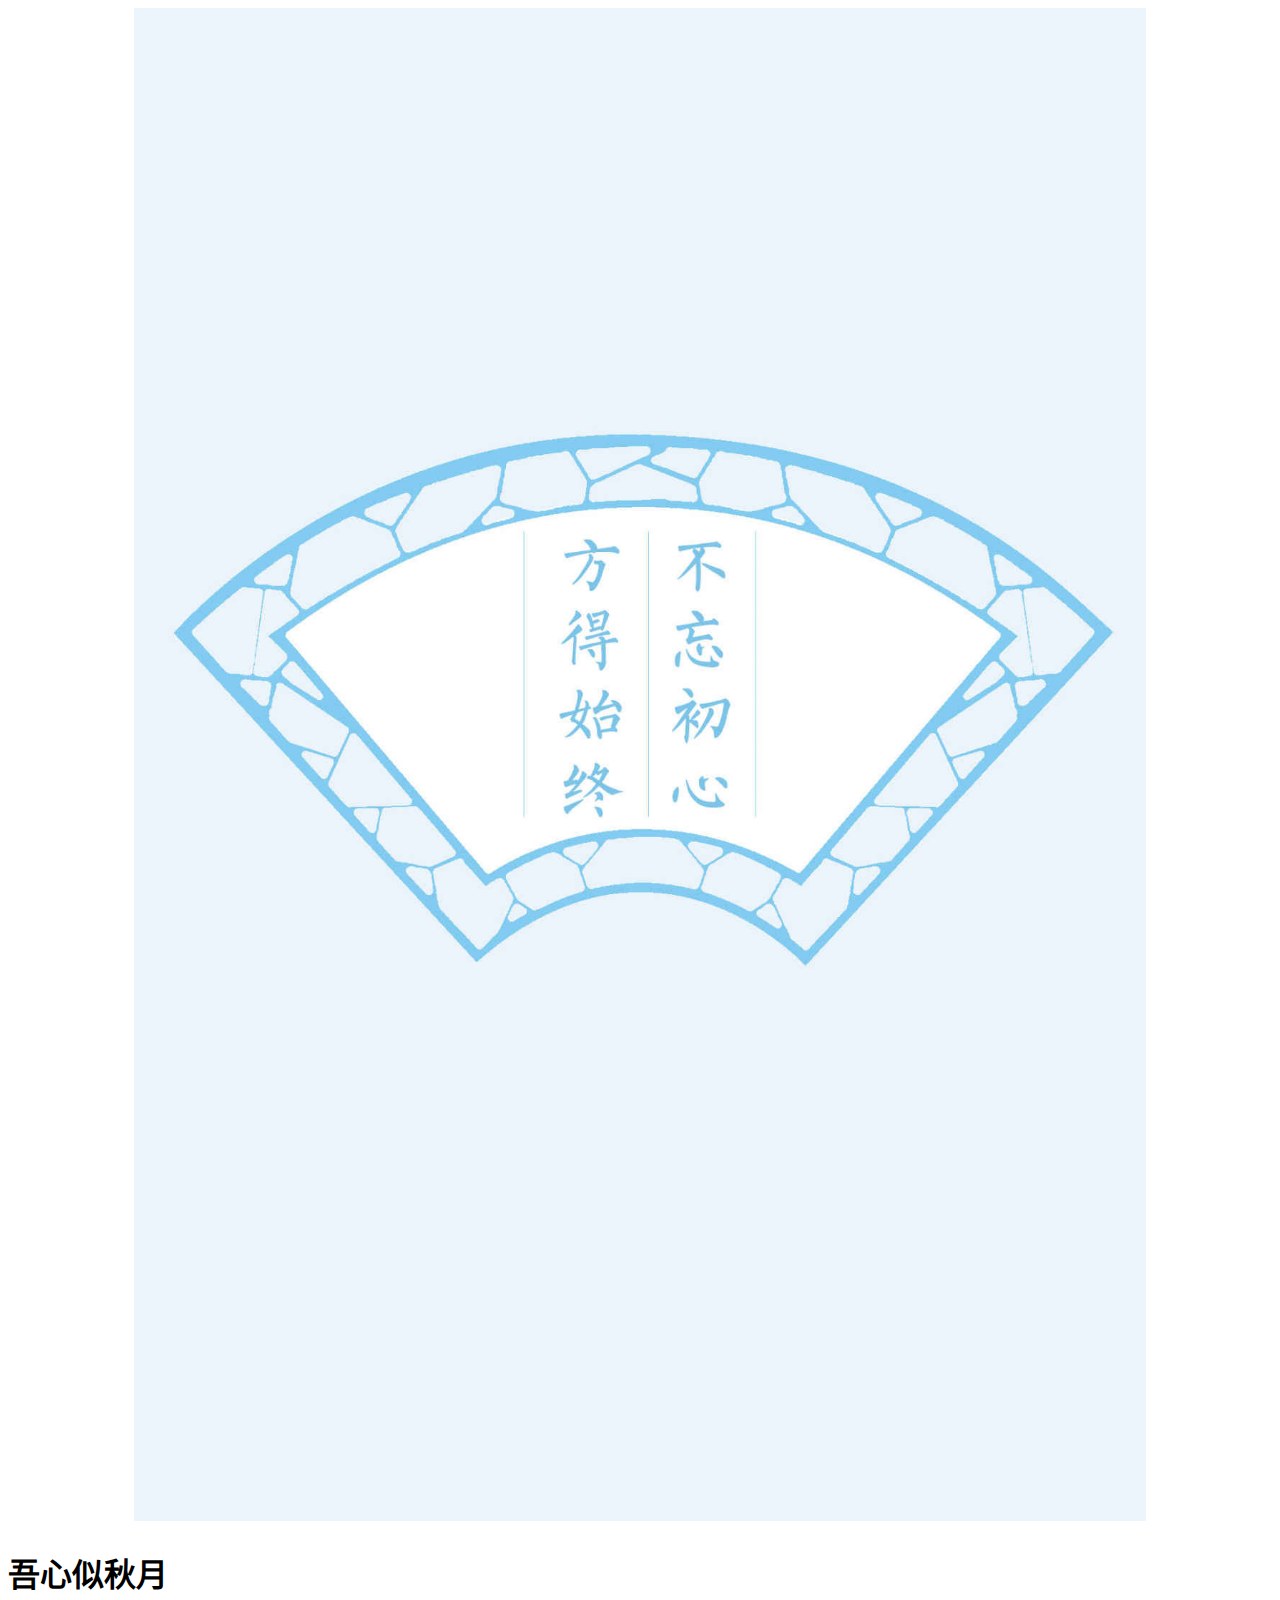
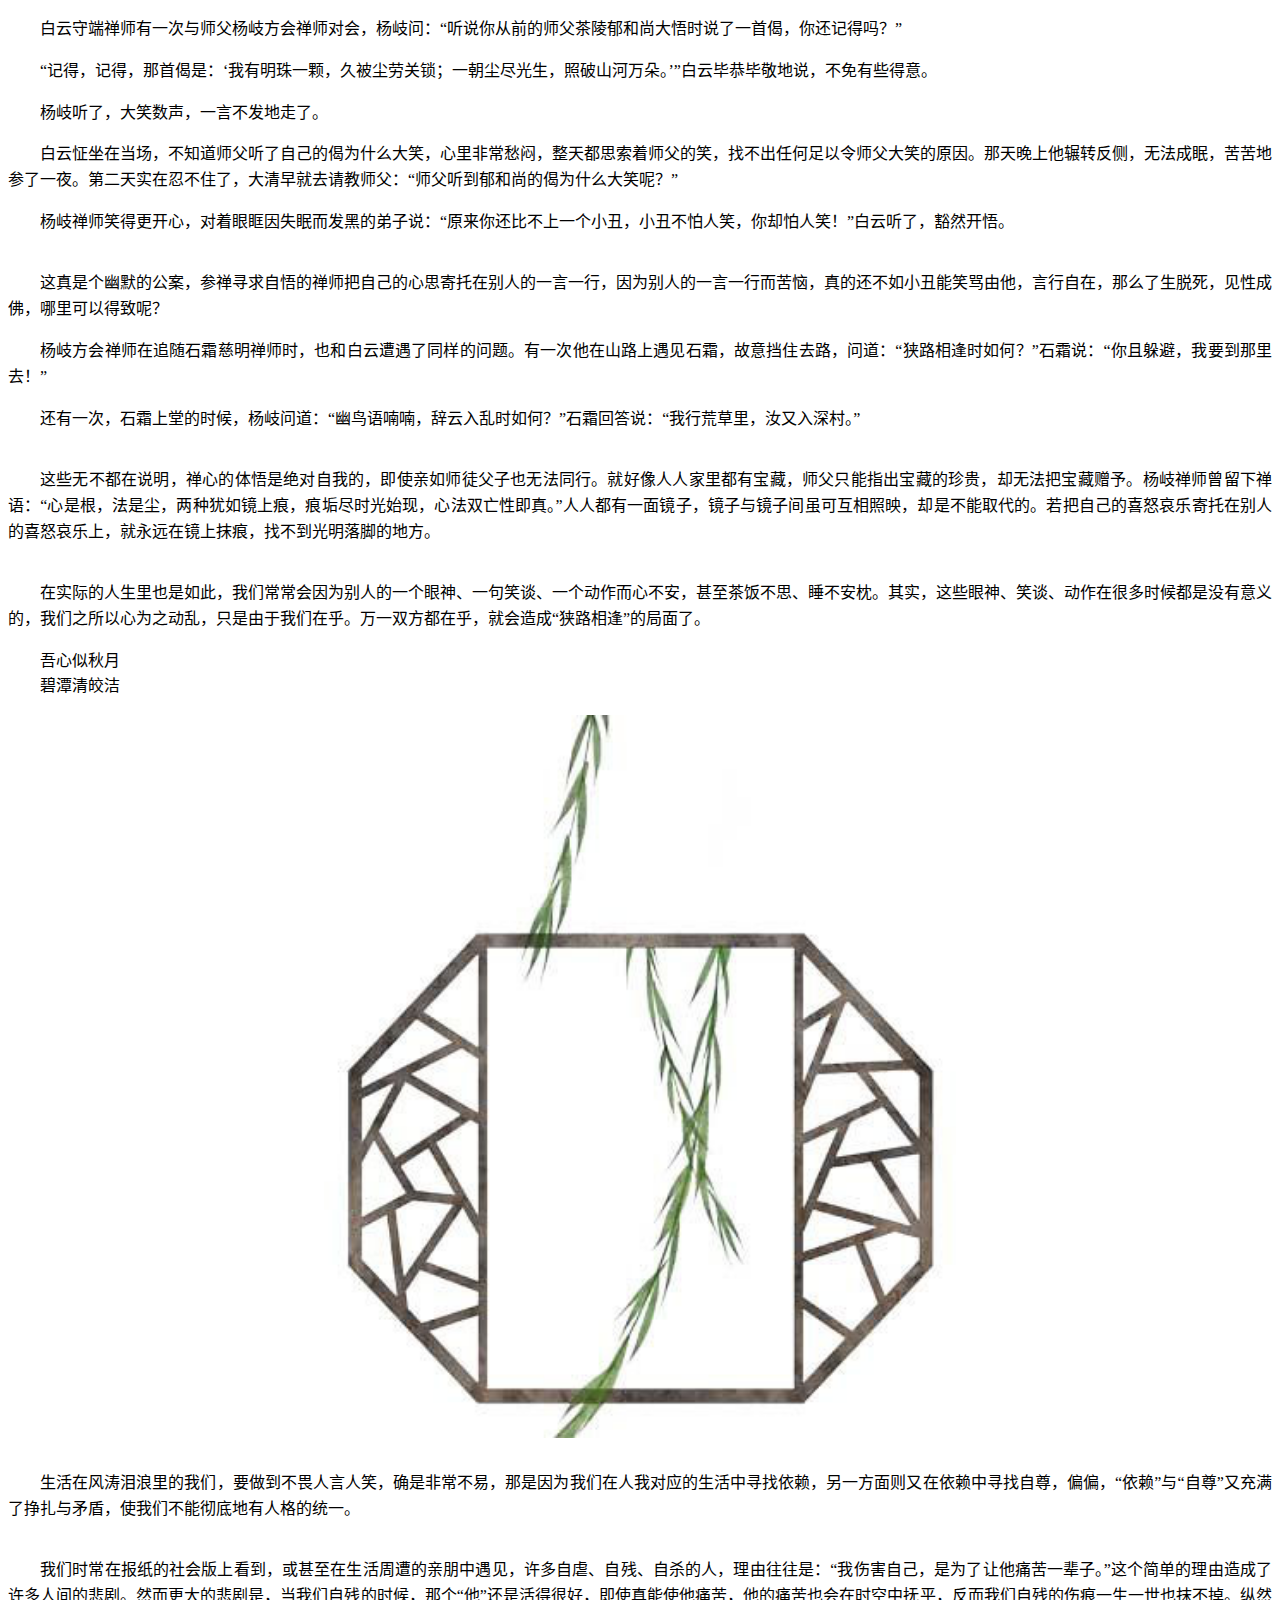
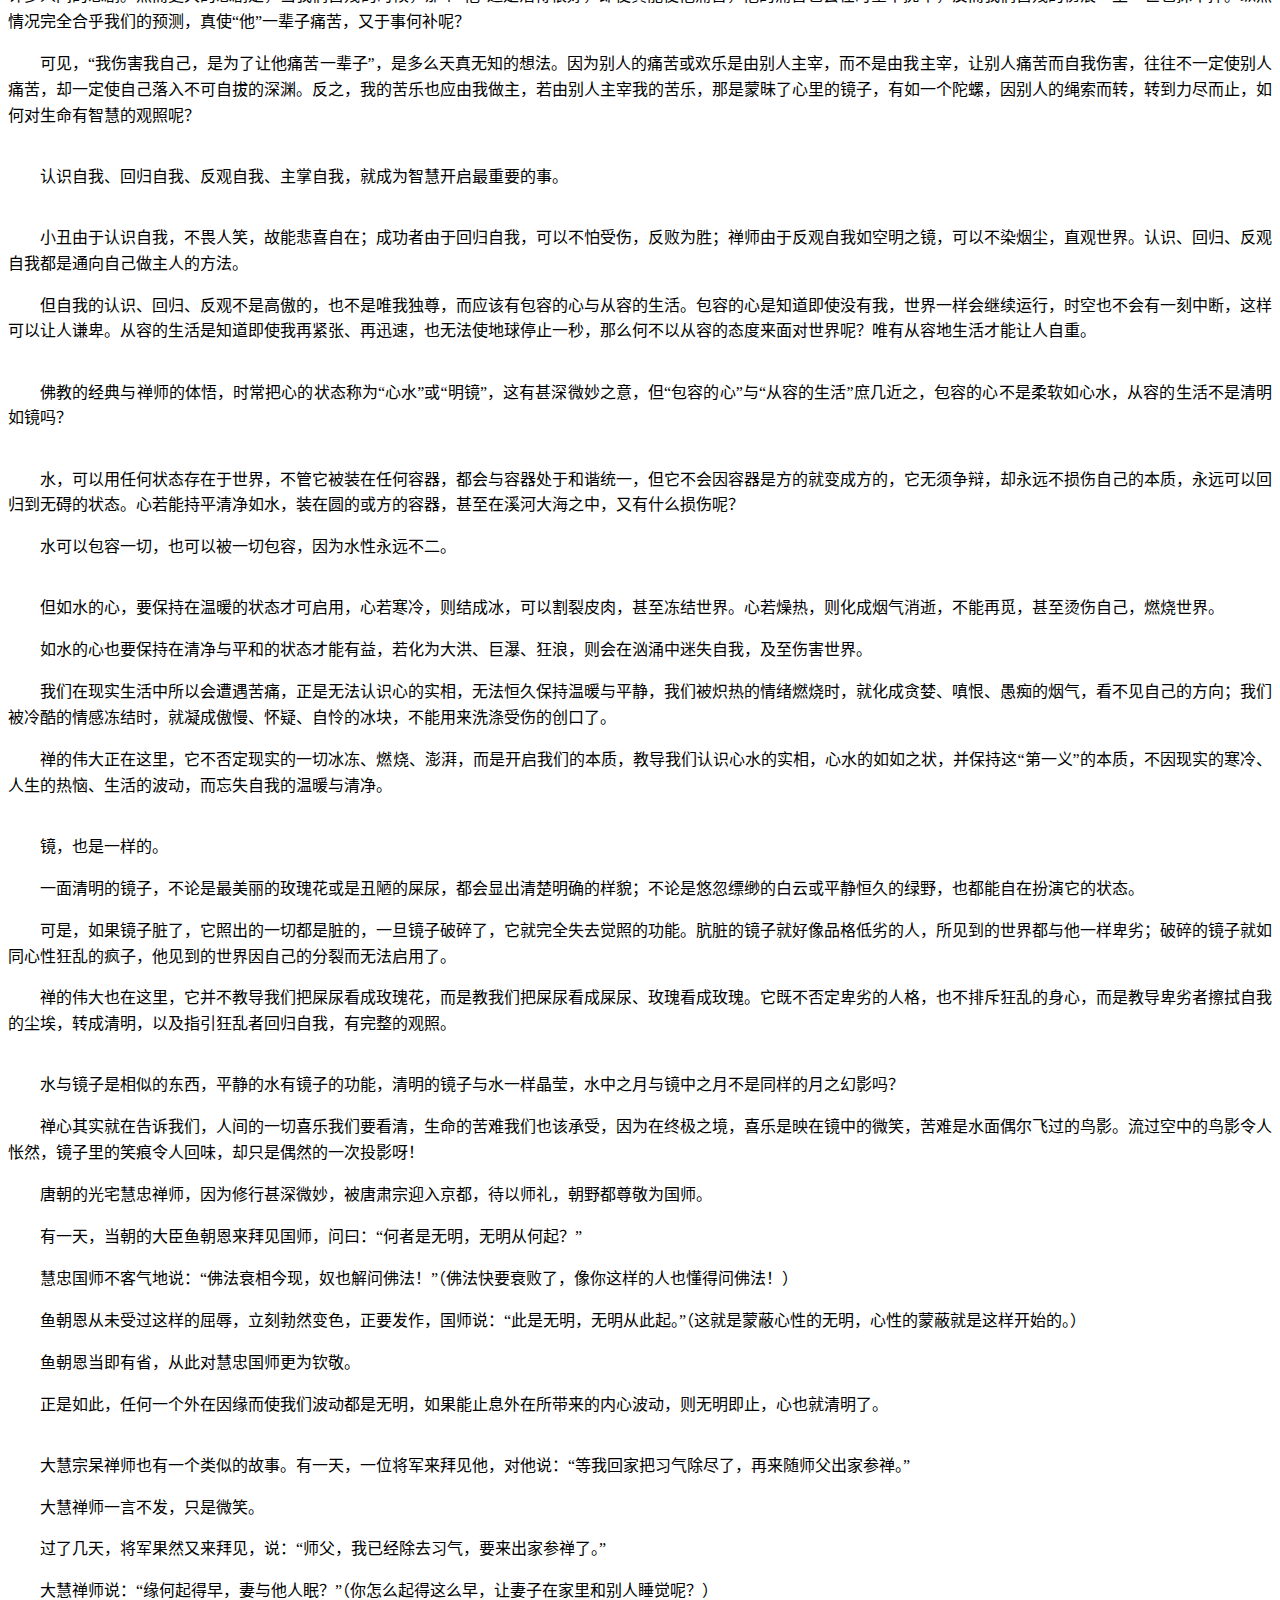
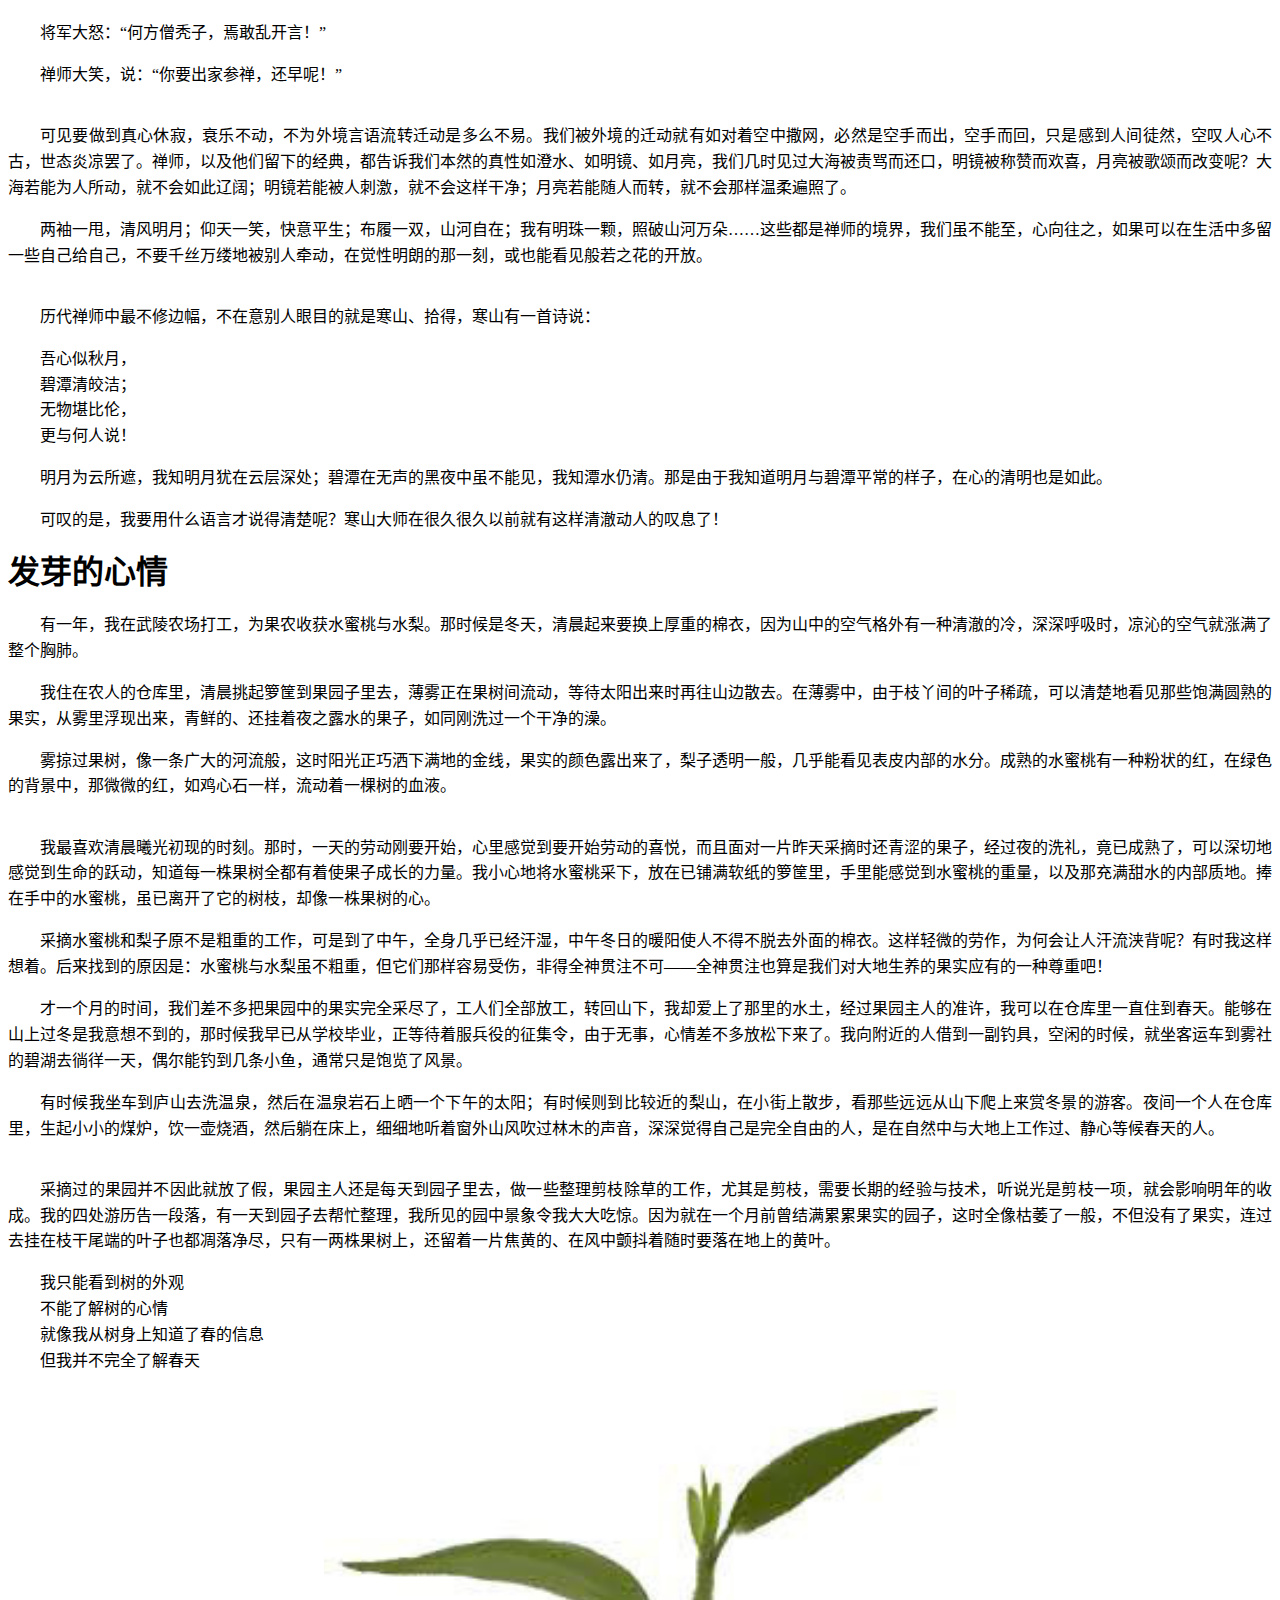
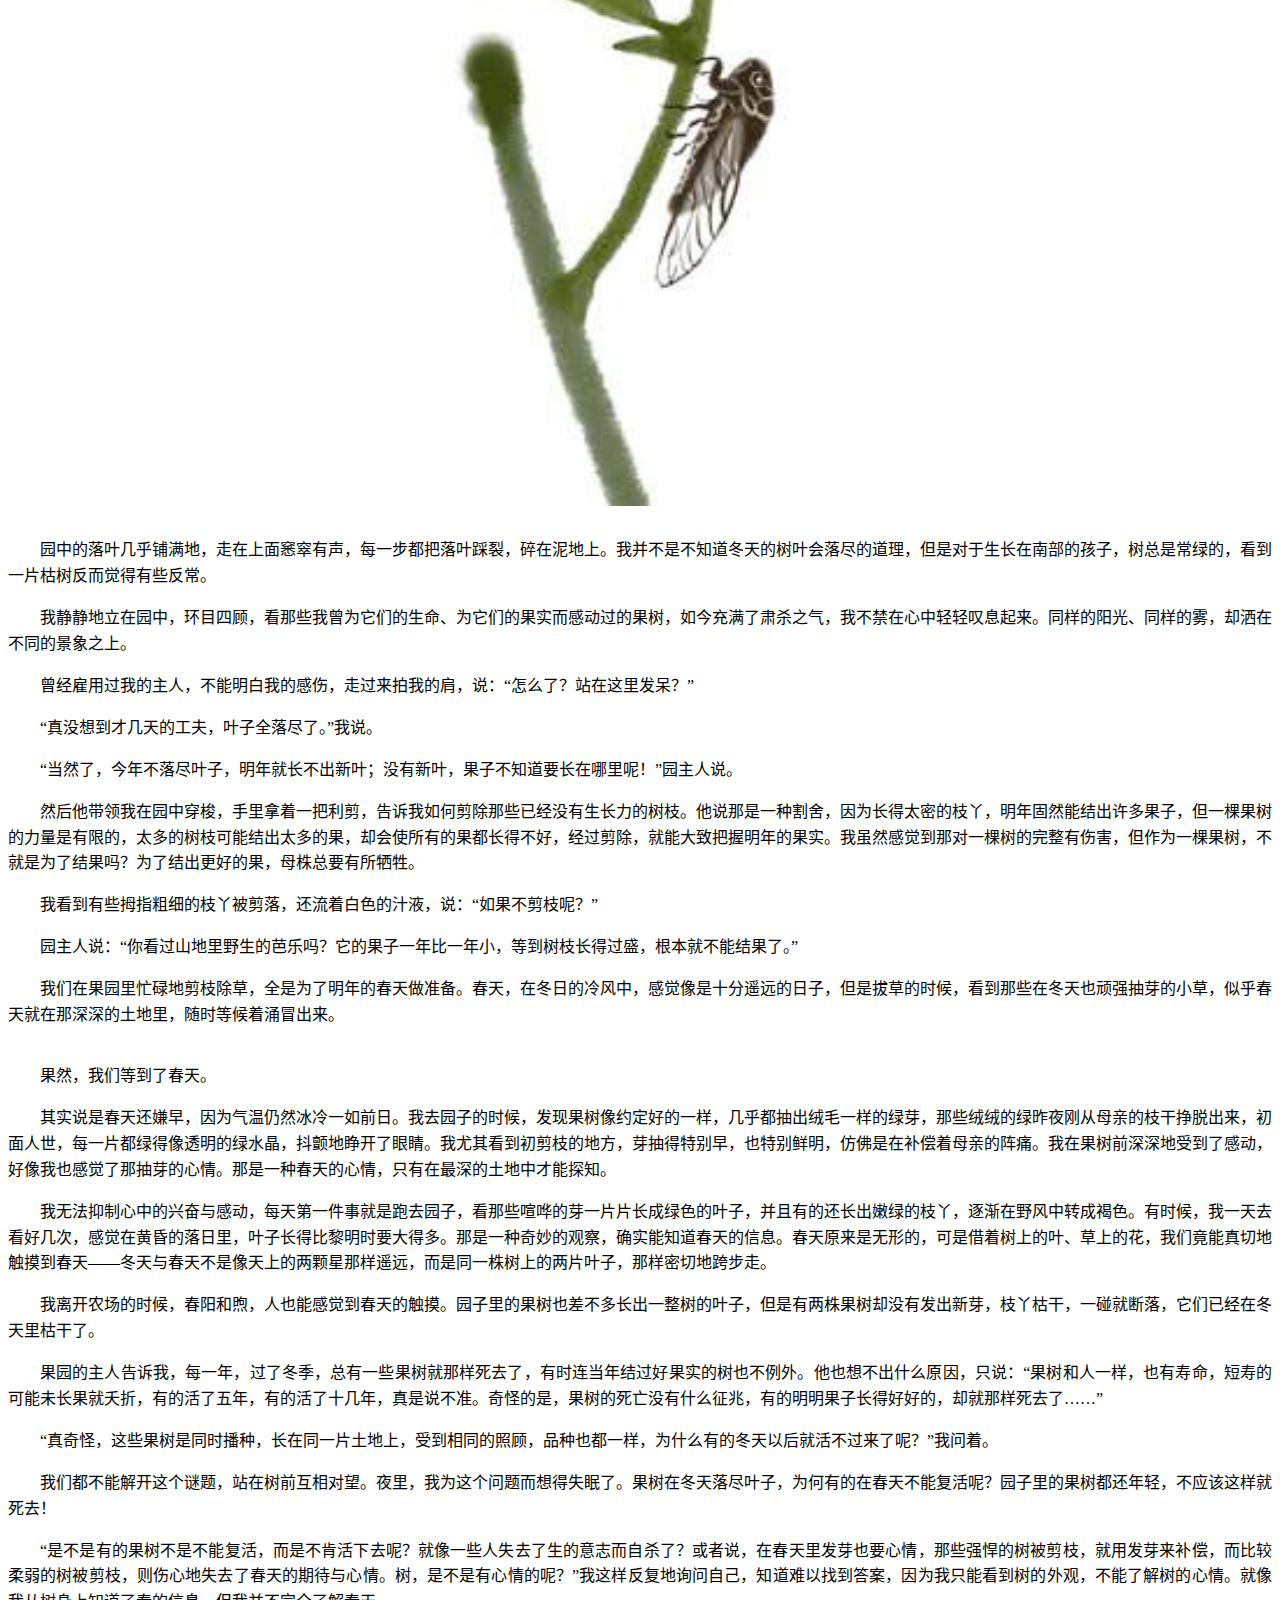
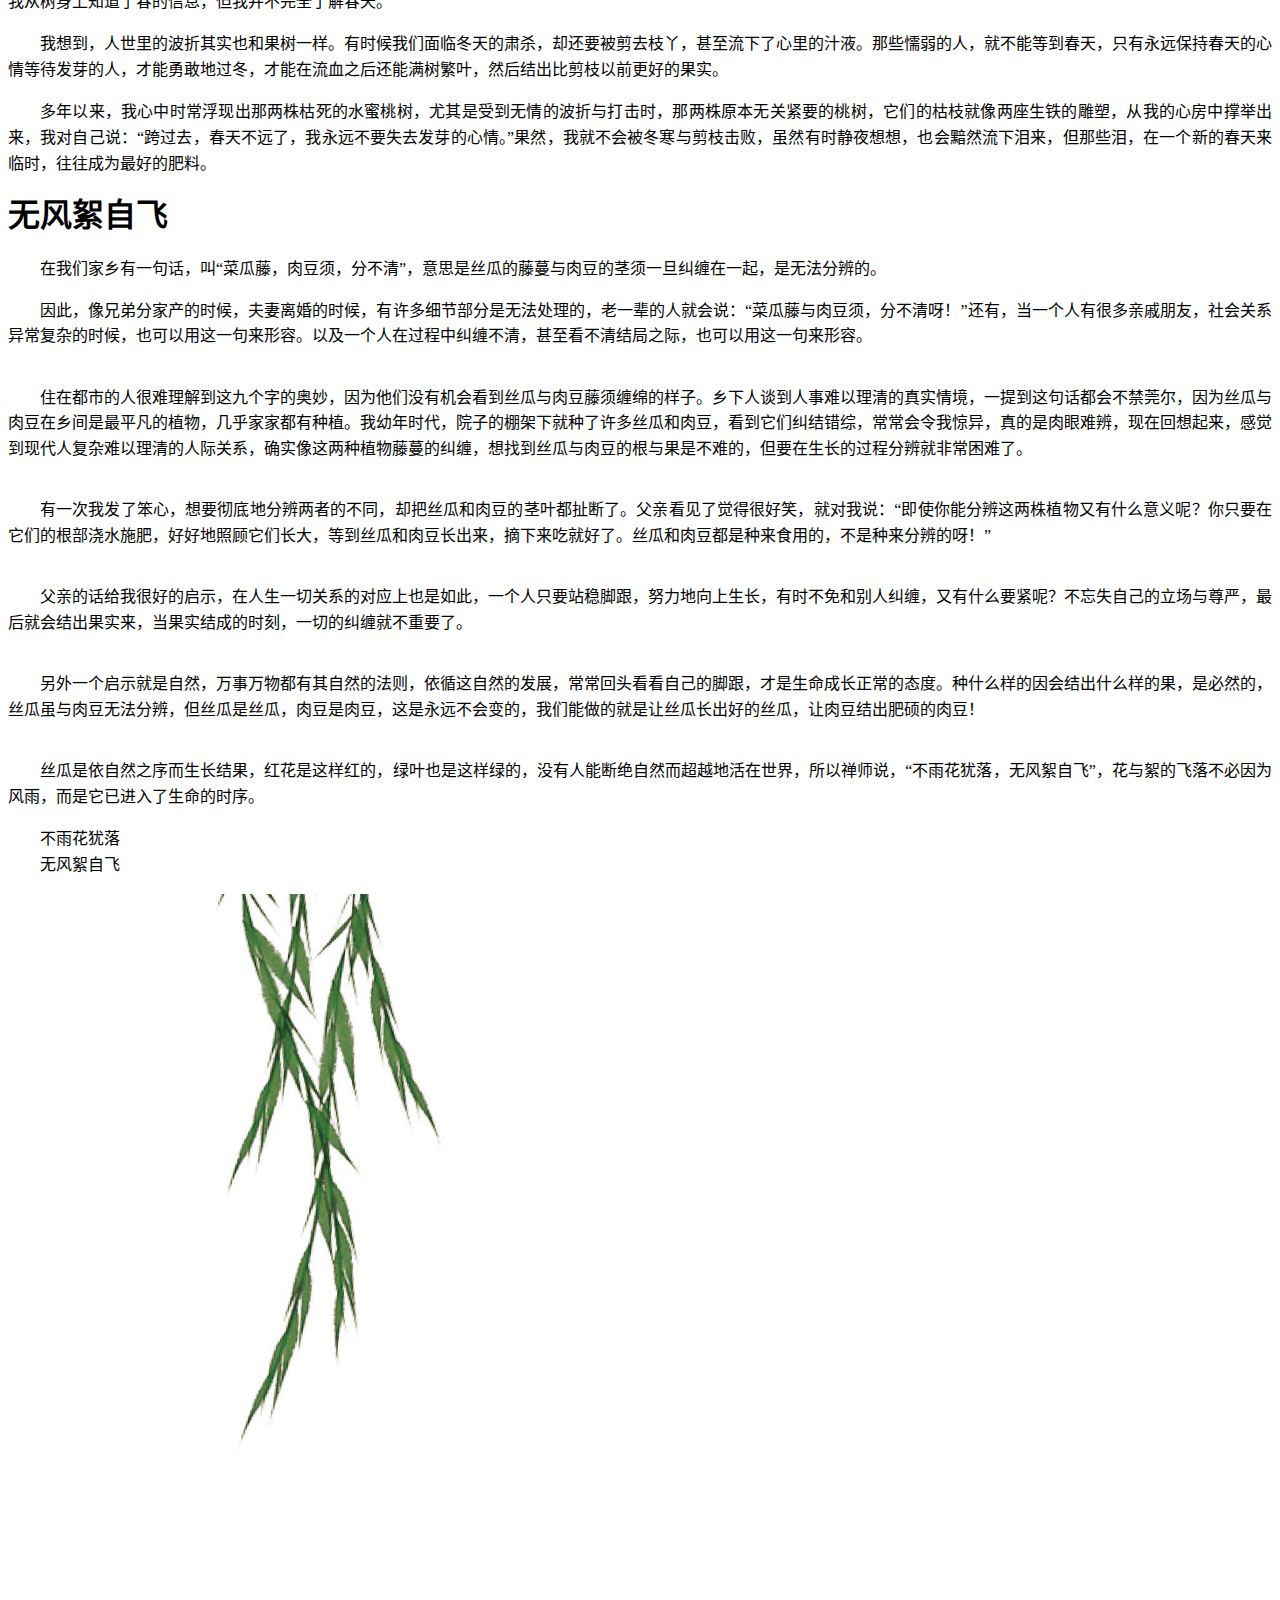
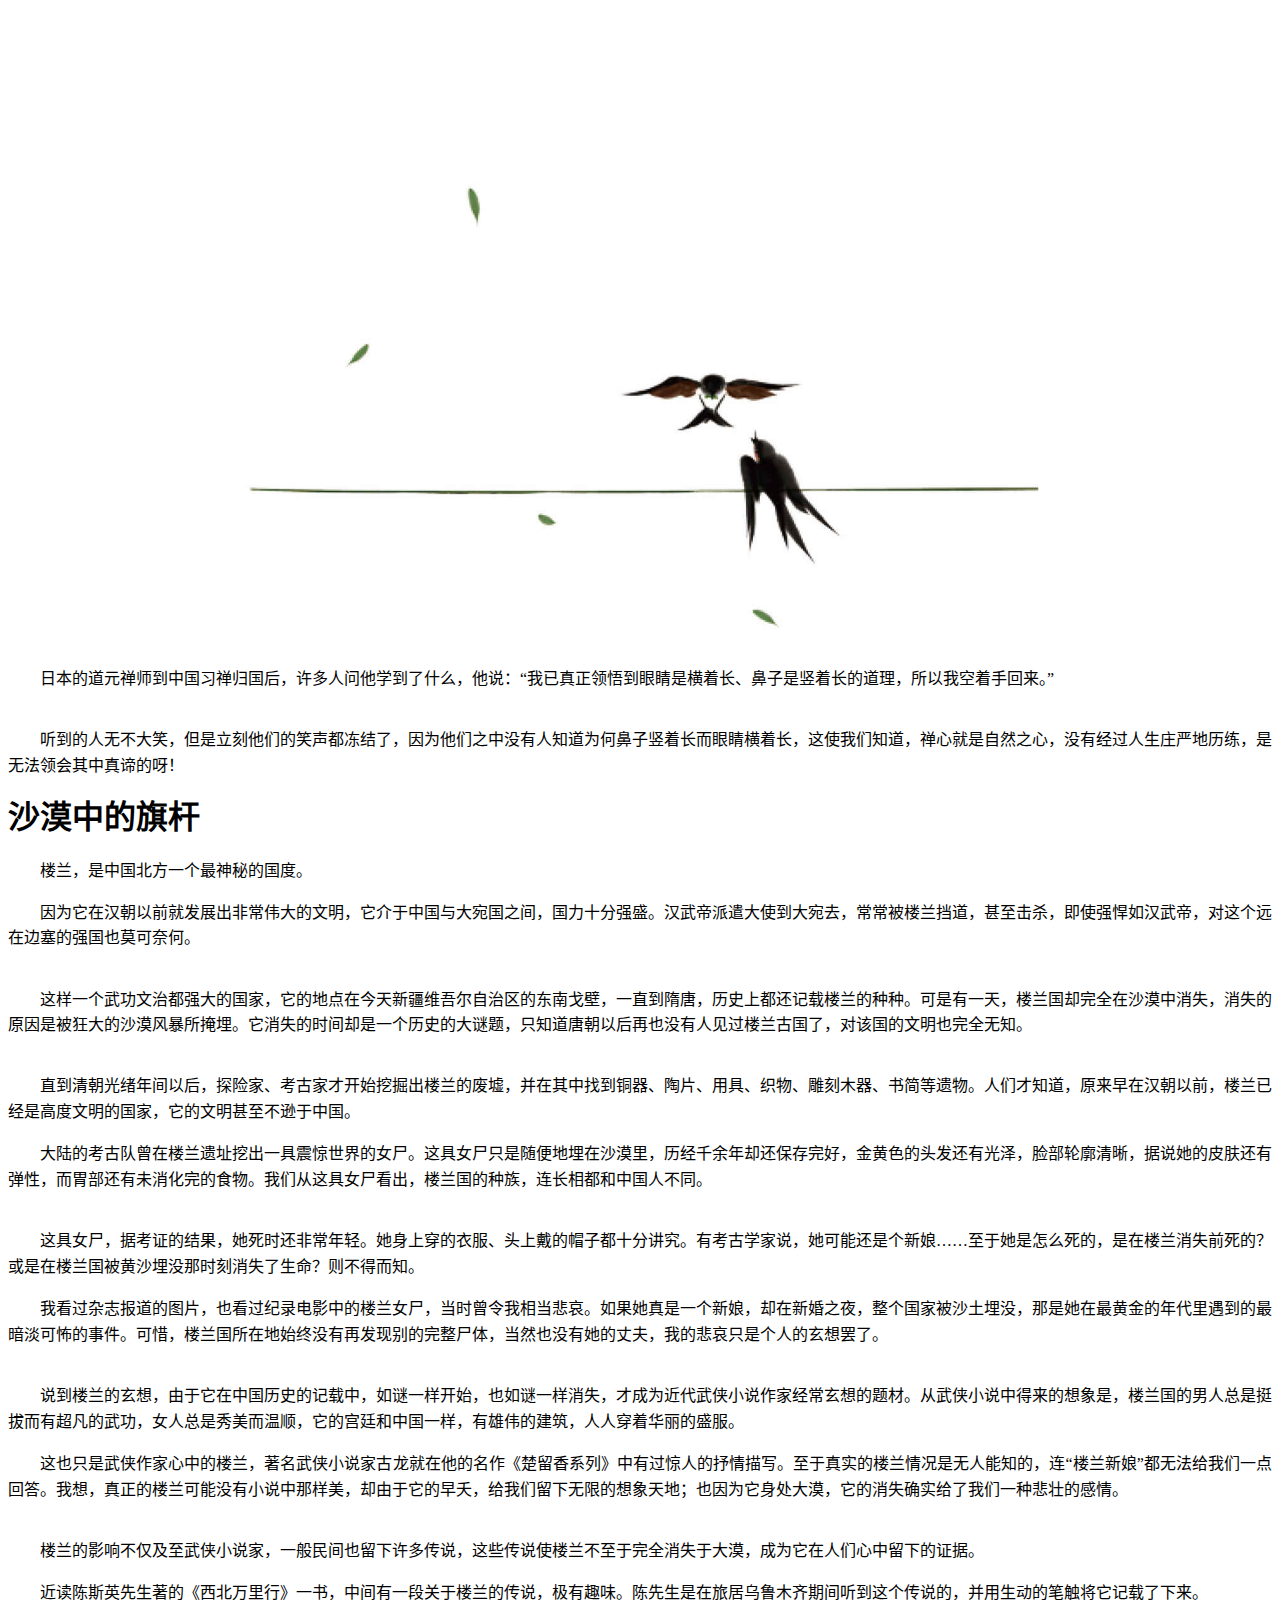
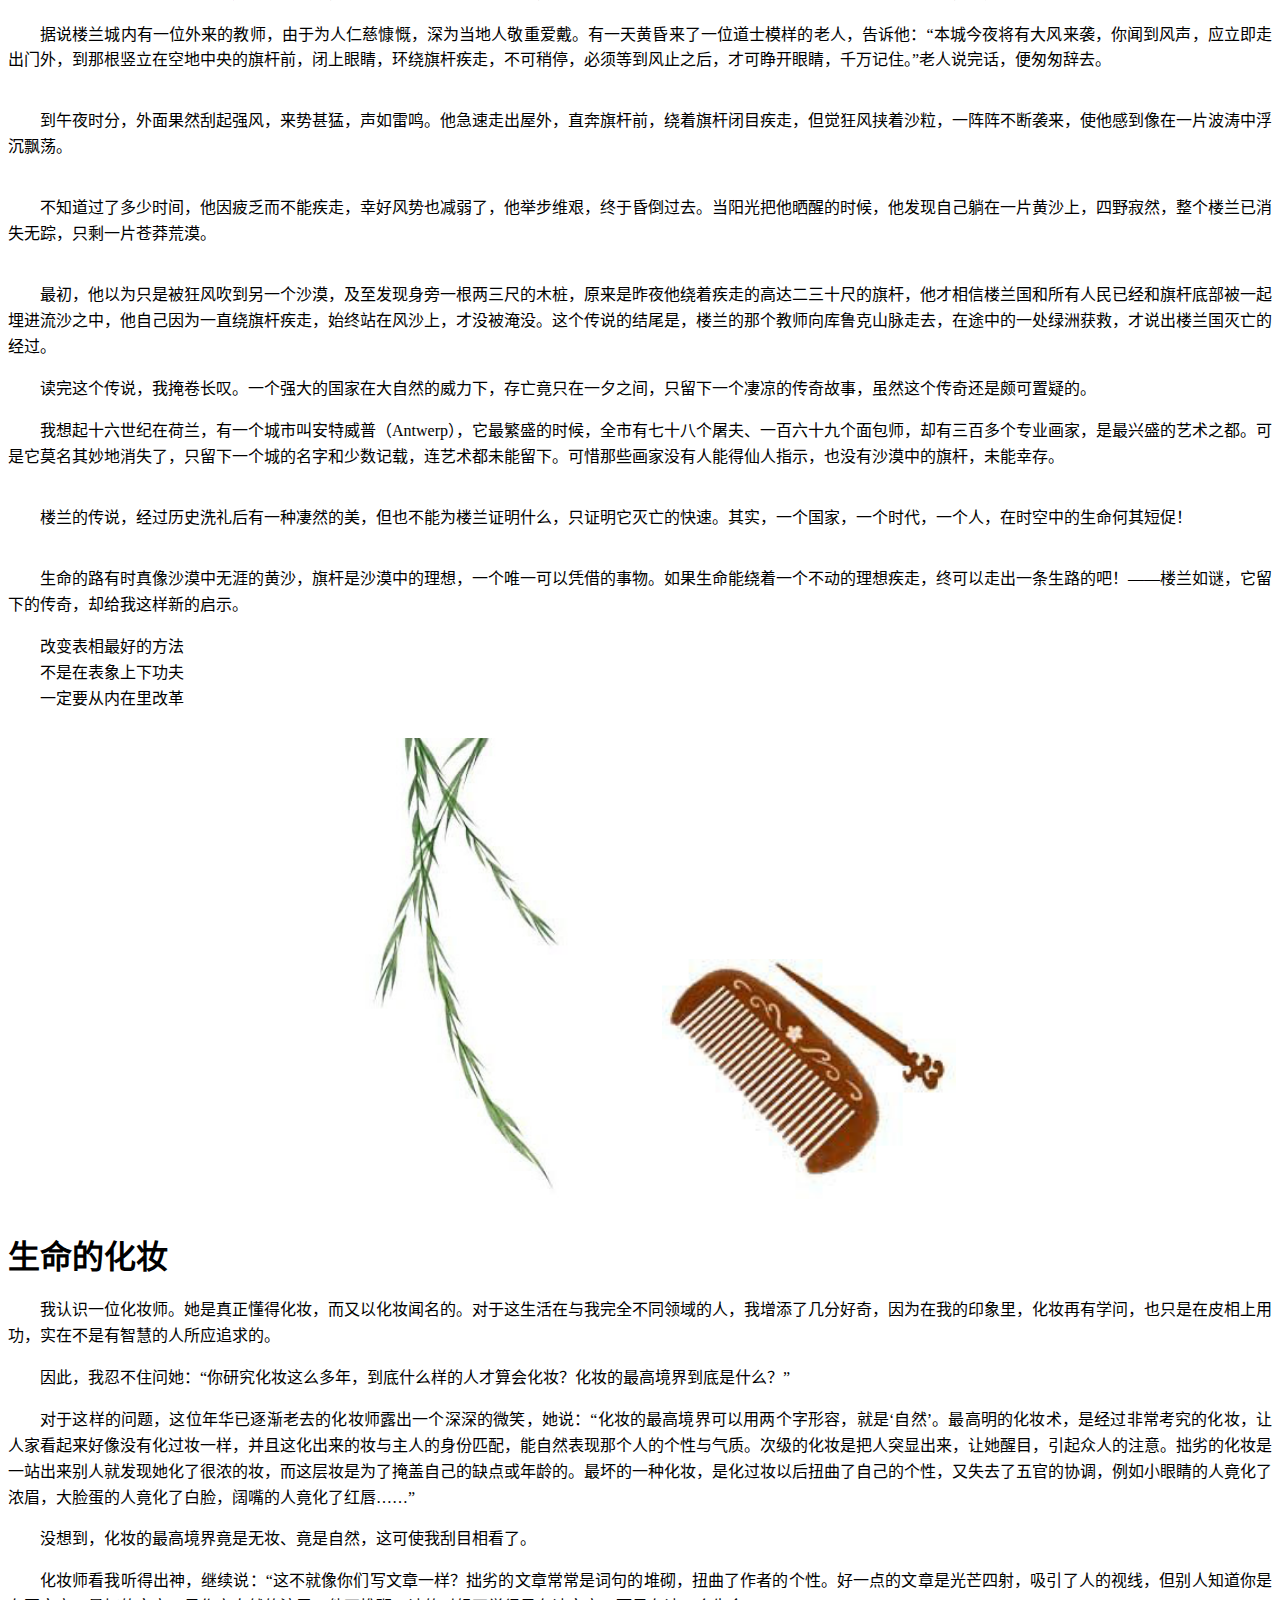
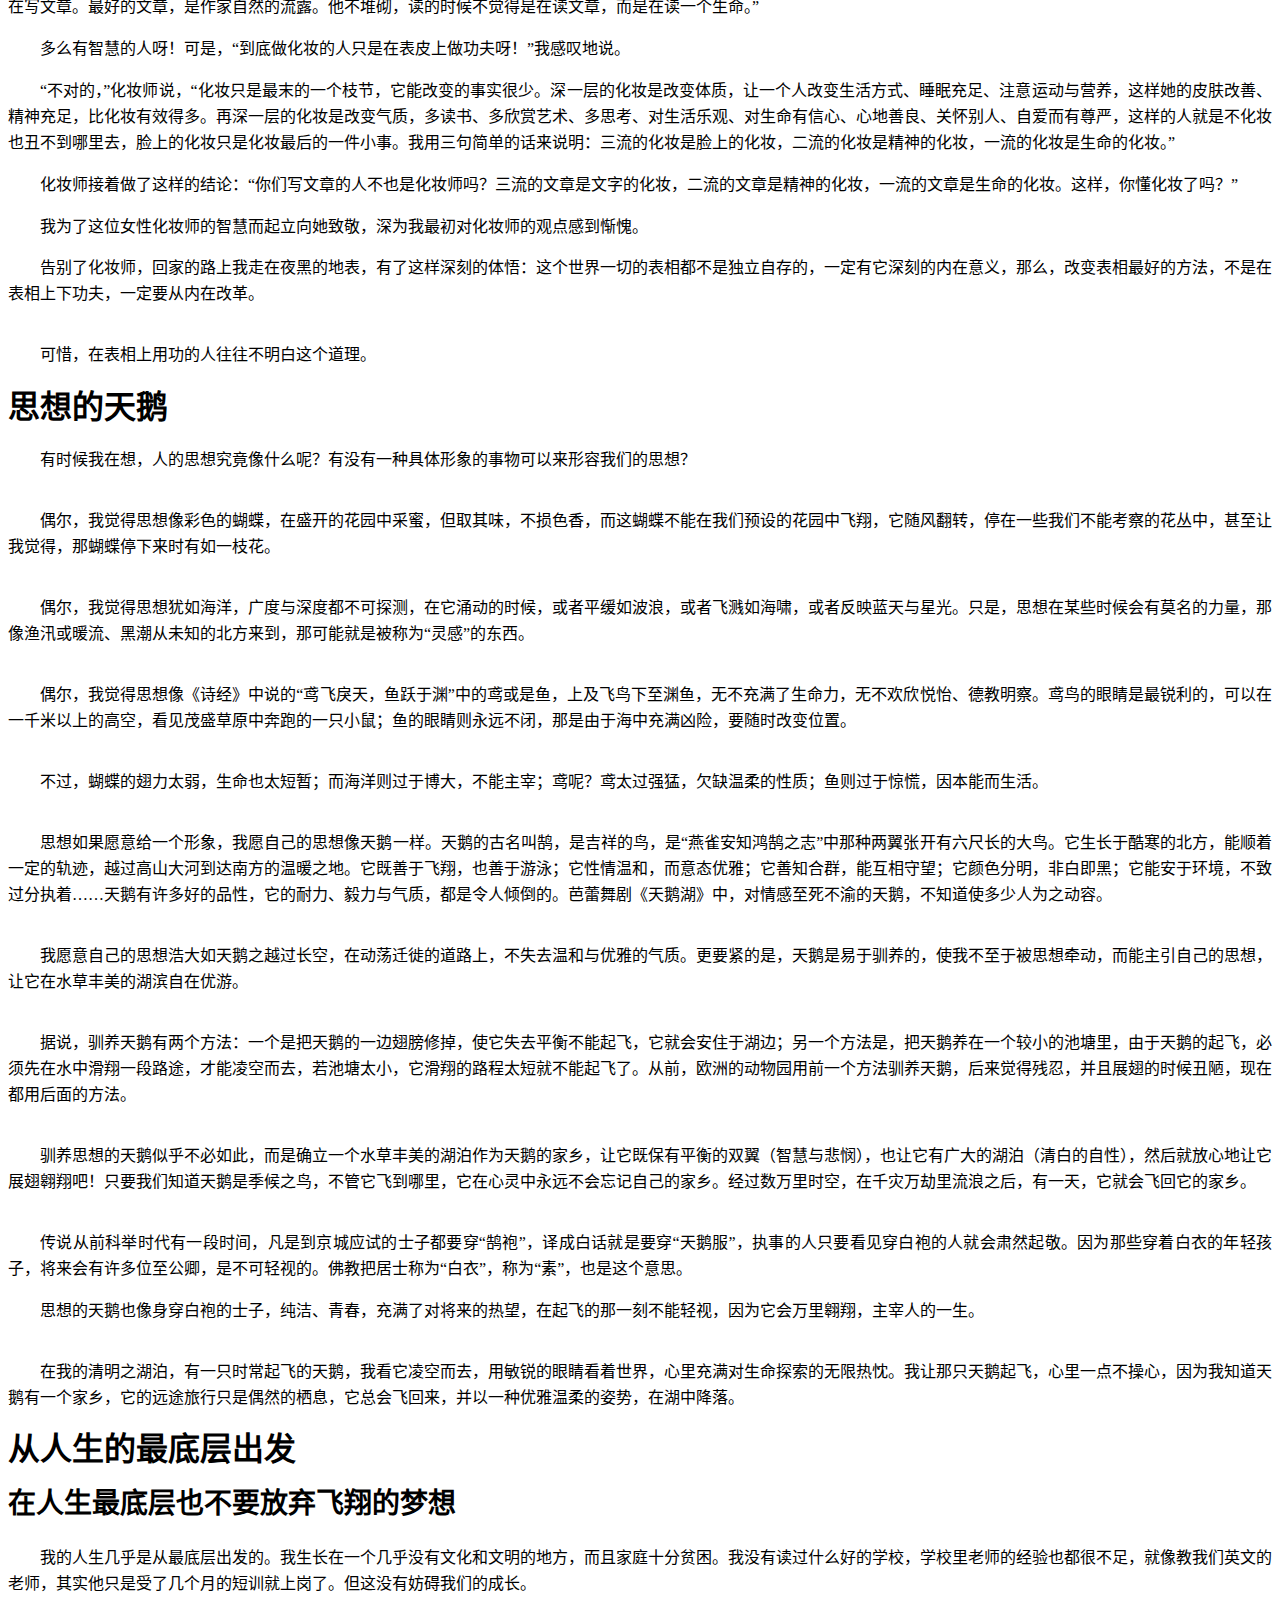
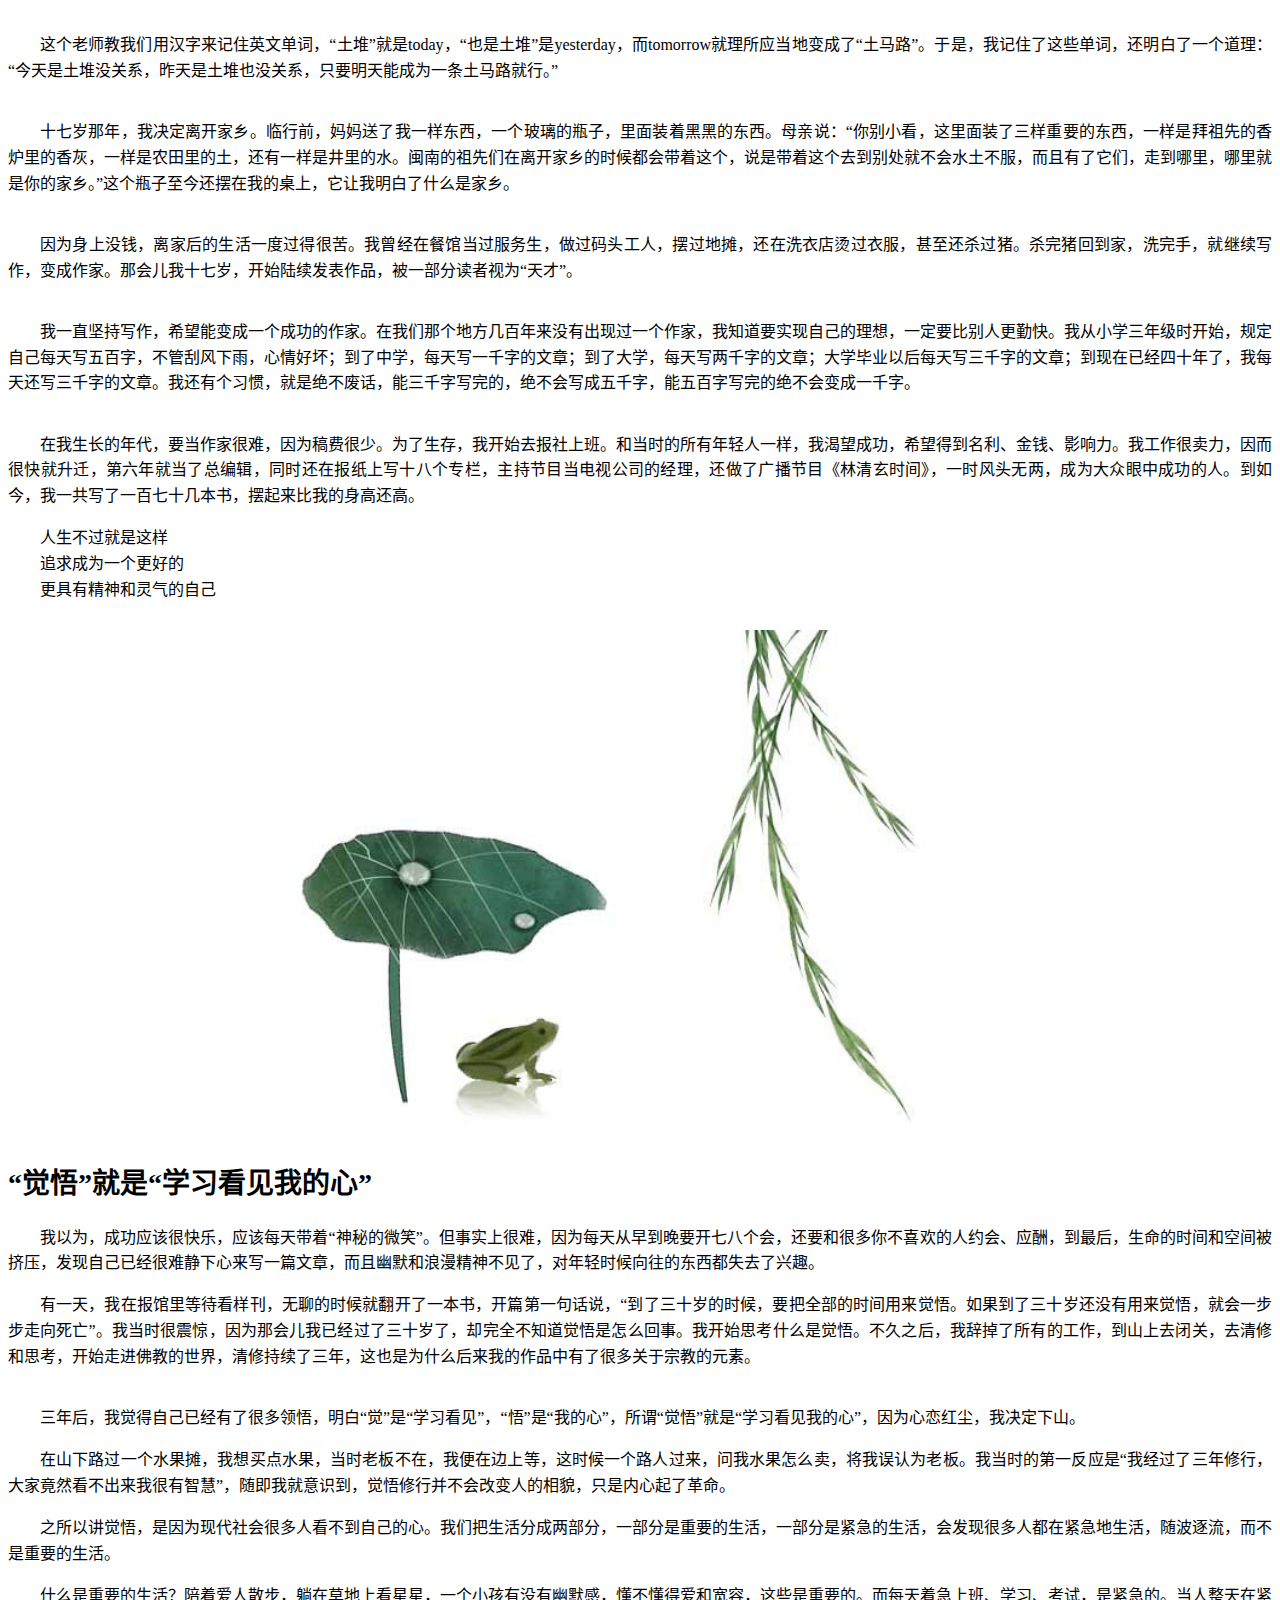
<file: 林清玄/人生最美是清欢.epub/OEBPS/text00009.html>
<!DOCTYPE html PUBLIC "-//W3C//DTD XHTML 1.0 Strict//EN" "http://www.w3.org/TR/xhtml1/DTD/xhtml1-strict.dtd"><html xmlns="http://www.w3.org/1999/xhtml" xml:lang="zh-CN" lang="zh-CN">
<head><meta http-equiv="Content-Type" content="text/html; charset=utf-8" />
<link rel="stylesheet" type="text/css" href="flow0001.css" />
<title>伍　不忘初心，方得始终</title>
</head>
<body>
<div class="kindle-cn-bodycontent-div-alone100"><img class="kindle-cn-bodycontent-image-alone80" alt="" src="Image00042.jpg" />
</div>
<p class="page-break"></p>
<div></div>
<h2 class="kindle-cn-heading2"><a id="sec001"></a>
 吾心似秋月</h2>
<p>白云守端禅师有一次与师父杨岐方会禅师对会，杨岐问：“听说你从前的师父茶陵郁和尚大悟时说了一首偈，你还记得吗？”</p>
<p>“记得，记得，那首偈是：‘我有明珠一颗，久被尘劳关锁；一朝尘尽光生，照破山河万朵。’”白云毕恭毕敬地说，不免有些得意。</p>
<p>杨岐听了，大笑数声，一言不发地走了。</p>
<p>白云怔坐在当场，不知道师父听了自己的偈为什么大笑，心里非常愁闷，整天都思索着师父的笑，找不出任何足以令师父大笑的原因。那天晚上他辗转反侧，无法成眠，苦苦地参了一夜。第二天实在忍不住了，大清早就去请教师父：“师父听到郁和尚的偈为什么大笑呢？”</p>
<p>杨岐禅师笑得更开心，对着眼眶因失眠而发黑的弟子说：“原来你还比不上一个小丑，小丑不怕人笑，你却怕人笑！”白云听了，豁然开悟。</p>
<div class="empty"></div>
<p>这真是个幽默的公案，参禅寻求自悟的禅师把自己的心思寄托在别人的一言一行，因为别人的一言一行而苦恼，真的还不如小丑能笑骂由他，言行自在，那么了生脱死，见性成佛，哪里可以得致呢？</p>
<p>杨岐方会禅师在追随石霜慈明禅师时，也和白云遭遇了同样的问题。有一次他在山路上遇见石霜，故意挡住去路，问道：“狭路相逢时如何？”石霜说：“你且躲避，我要到那里去！”</p>
<p>还有一次，石霜上堂的时候，杨岐问道：“幽鸟语喃喃，辞云入乱时如何？”石霜回答说：“我行荒草里，汝又入深村。”</p>
<div class="empty"></div>
<p>这些无不都在说明，禅心的体悟是绝对自我的，即使亲如师徒父子也无法同行。就好像人人家里都有宝藏，师父只能指出宝藏的珍贵，却无法把宝藏赠予。杨岐禅师曾留下禅语：“心是根，法是尘，两种犹如镜上痕，痕垢尽时光始现，心法双亡性即真。”人人都有一面镜子，镜子与镜子间虽可互相照映，却是不能取代的。若把自己的喜怒哀乐寄托在别人的喜怒哀乐上，就永远在镜上抹痕，找不到光明落脚的地方。</p>
<div class="empty"></div>
<p>在实际的人生里也是如此，我们常常会因为别人的一个眼神、一句笑谈、一个动作而心不安，甚至茶饭不思、睡不安枕。其实，这些眼神、笑谈、动作在很多时候都是没有意义的，我们之所以心为之动乱，只是由于我们在乎。万一双方都在乎，就会造成“狭路相逢”的局面了。</p>
<p class="page-break"></p>
<div></div>
<p class="kindle-cn-poem-left">吾心似秋月<br/>
碧潭清皎洁</p>
<div class="kindle-cn-bodycontent-div-alone100"><img alt="" class="kindle-cn-bodycontent-image-alone50" src="Image00043.jpg" />
</div>
<p class="page-break"></p>
<div></div>
<p>生活在风涛泪浪里的我们，要做到不畏人言人笑，确是非常不易，那是因为我们在人我对应的生活中寻找依赖，另一方面则又在依赖中寻找自尊，偏偏，“依赖”与“自尊”又充满了挣扎与矛盾，使我们不能彻底地有人格的统一。</p>
<div class="empty"></div>
<p>我们时常在报纸的社会版上看到，或甚至在生活周遭的亲朋中遇见，许多自虐、自残、自杀的人，理由往往是：“我伤害自己，是为了让他痛苦一辈子。”这个简单的理由造成了许多人间的悲剧。然而更大的悲剧是，当我们自残的时候，那个“他”还是活得很好，即使真能使他痛苦，他的痛苦也会在时空中抚平，反而我们自残的伤痕一生一世也抹不掉。纵然情况完全合乎我们的预测，真使“他”一辈子痛苦，又于事何补呢？</p>
<p>可见，“我伤害我自己，是为了让他痛苦一辈子”，是多么天真无知的想法。因为别人的痛苦或欢乐是由别人主宰，而不是由我主宰，让别人痛苦而自我伤害，往往不一定使别人痛苦，却一定使自己落入不可自拔的深渊。反之，我的苦乐也应由我做主，若由别人主宰我的苦乐，那是蒙昧了心里的镜子，有如一个陀螺，因别人的绳索而转，转到力尽而止，如何对生命有智慧的观照呢？</p>
<div class="empty"></div>
<p>认识自我、回归自我、反观自我、主掌自我，就成为智慧开启最重要的事。</p>
<div class="empty"></div>
<p>小丑由于认识自我，不畏人笑，故能悲喜自在；成功者由于回归自我，可以不怕受伤，反败为胜；禅师由于反观自我如空明之镜，可以不染烟尘，直观世界。认识、回归、反观自我都是通向自己做主人的方法。</p>
<p>但自我的认识、回归、反观不是高傲的，也不是唯我独尊，而应该有包容的心与从容的生活。包容的心是知道即使没有我，世界一样会继续运行，时空也不会有一刻中断，这样可以让人谦卑。从容的生活是知道即使我再紧张、再迅速，也无法使地球停止一秒，那么何不以从容的态度来面对世界呢？唯有从容地生活才能让人自重。</p>
<div class="empty"></div>
<p>佛教的经典与禅师的体悟，时常把心的状态称为“心水”或“明镜”，这有甚深微妙之意，但“包容的心”与“从容的生活”庶几近之，包容的心不是柔软如心水，从容的生活不是清明如镜吗？</p>
<div class="empty"></div>
<p>水，可以用任何状态存在于世界，不管它被装在任何容器，都会与容器处于和谐统一，但它不会因容器是方的就变成方的，它无须争辩，却永远不损伤自己的本质，永远可以回归到无碍的状态。心若能持平清净如水，装在圆的或方的容器，甚至在溪河大海之中，又有什么损伤呢？</p>
<p>水可以包容一切，也可以被一切包容，因为水性永远不二。</p>
<div class="empty"></div>
<p>但如水的心，要保持在温暖的状态才可启用，心若寒冷，则结成冰，可以割裂皮肉，甚至冻结世界。心若燥热，则化成烟气消逝，不能再觅，甚至烫伤自己，燃烧世界。</p>
<p>如水的心也要保持在清净与平和的状态才能有益，若化为大洪、巨瀑、狂浪，则会在汹涌中迷失自我，及至伤害世界。</p>
<p>我们在现实生活中所以会遭遇苦痛，正是无法认识心的实相，无法恒久保持温暖与平静，我们被炽热的情绪燃烧时，就化成贪婪、嗔恨、愚痴的烟气，看不见自己的方向；我们被冷酷的情感冻结时，就凝成傲慢、怀疑、自怜的冰块，不能用来洗涤受伤的创口了。</p>
<p>禅的伟大正在这里，它不否定现实的一切冰冻、燃烧、澎湃，而是开启我们的本质，教导我们认识心水的实相，心水的如如之状，并保持这“第一义”的本质，不因现实的寒冷、人生的热恼、生活的波动，而忘失自我的温暖与清净。</p>
<div class="empty"></div>
<p>镜，也是一样的。</p>
<p>一面清明的镜子，不论是最美丽的玫瑰花或是丑陋的屎尿，都会显出清楚明确的样貌；不论是悠忽缥缈的白云或平静恒久的绿野，也都能自在扮演它的状态。</p>
<p>可是，如果镜子脏了，它照出的一切都是脏的，一旦镜子破碎了，它就完全失去觉照的功能。肮脏的镜子就好像品格低劣的人，所见到的世界都与他一样卑劣；破碎的镜子就如同心性狂乱的疯子，他见到的世界因自己的分裂而无法启用了。</p>
<p>禅的伟大也在这里，它并不教导我们把屎尿看成玫瑰花，而是教我们把屎尿看成屎尿、玫瑰看成玫瑰。它既不否定卑劣的人格，也不排斥狂乱的身心，而是教导卑劣者擦拭自我的尘埃，转成清明，以及指引狂乱者回归自我，有完整的观照。</p>
<div class="empty"></div>
<p>水与镜子是相似的东西，平静的水有镜子的功能，清明的镜子与水一样晶莹，水中之月与镜中之月不是同样的月之幻影吗？</p>
<p>禅心其实就在告诉我们，人间的一切喜乐我们要看清，生命的苦难我们也该承受，因为在终极之境，喜乐是映在镜中的微笑，苦难是水面偶尔飞过的鸟影。流过空中的鸟影令人怅然，镜子里的笑痕令人回味，却只是偶然的一次投影呀！</p>
<p>唐朝的光宅慧忠禅师，因为修行甚深微妙，被唐肃宗迎入京都，待以师礼，朝野都尊敬为国师。</p>
<p>有一天，当朝的大臣鱼朝恩来拜见国师，问曰：“何者是无明，无明从何起？”</p>
<p>慧忠国师不客气地说：“佛法衰相今现，奴也解问佛法！”（佛法快要衰败了，像你这样的人也懂得问佛法！）</p>
<p>鱼朝恩从未受过这样的屈辱，立刻勃然变色，正要发作，国师说：“此是无明，无明从此起。”（这就是蒙蔽心性的无明，心性的蒙蔽就是这样开始的。）</p>
<p>鱼朝恩当即有省，从此对慧忠国师更为钦敬。</p>
<p>正是如此，任何一个外在因缘而使我们波动都是无明，如果能止息外在所带来的内心波动，则无明即止，心也就清明了。</p>
<div class="empty"></div>
<p>大慧宗杲禅师也有一个类似的故事。有一天，一位将军来拜见他，对他说：“等我回家把习气除尽了，再来随师父出家参禅。”</p>
<p>大慧禅师一言不发，只是微笑。</p>
<p>过了几天，将军果然又来拜见，说：“师父，我已经除去习气，要来出家参禅了。”</p>
<p>大慧禅师说：“缘何起得早，妻与他人眠？”（你怎么起得这么早，让妻子在家里和别人睡觉呢？）</p>
<p>将军大怒：“何方僧秃子，焉敢乱开言！”</p>
<p>禅师大笑，说：“你要出家参禅，还早呢！”</p>
<div class="empty"></div>
<p>可见要做到真心休寂，衰乐不动，不为外境言语流转迁动是多么不易。我们被外境的迁动就有如对着空中撒网，必然是空手而出，空手而回，只是感到人间徒然，空叹人心不古，世态炎凉罢了。禅师，以及他们留下的经典，都告诉我们本然的真性如澄水、如明镜、如月亮，我们几时见过大海被责骂而还口，明镜被称赞而欢喜，月亮被歌颂而改变呢？大海若能为人所动，就不会如此辽阔；明镜若能被人刺激，就不会这样干净；月亮若能随人而转，就不会那样温柔遍照了。</p>
<p>两袖一甩，清风明月；仰天一笑，快意平生；布履一双，山河自在；我有明珠一颗，照破山河万朵……这些都是禅师的境界，我们虽不能至，心向往之，如果可以在生活中多留一些自己给自己，不要千丝万缕地被别人牵动，在觉性明朗的那一刻，或也能看见般若之花的开放。</p>
<div class="empty"></div>
<p>历代禅师中最不修边幅，不在意别人眼目的就是寒山、拾得，寒山有一首诗说：</p>
<p class="kindle-cn-poem-left">吾心似秋月，<br/>
碧潭清皎洁；<br/>
无物堪比伦，<br/>
更与何人说！</p>
<p>明月为云所遮，我知明月犹在云层深处；碧潭在无声的黑夜中虽不能见，我知潭水仍清。那是由于我知道明月与碧潭平常的样子，在心的清明也是如此。</p>
<p>可叹的是，我要用什么语言才说得清楚呢？寒山大师在很久很久以前就有这样清澈动人的叹息了！</p>
<p class="page-break"></p>
<div></div>
<h2 class="kindle-cn-heading2"><a id="sec002"></a>
 发芽的心情</h2>
<p>有一年，我在武陵农场打工，为果农收获水蜜桃与水梨。那时候是冬天，清晨起来要换上厚重的棉衣，因为山中的空气格外有一种清澈的冷，深深呼吸时，凉沁的空气就涨满了整个胸肺。</p>
<p>我住在农人的仓库里，清晨挑起箩筐到果园子里去，薄雾正在果树间流动，等待太阳出来时再往山边散去。在薄雾中，由于枝丫间的叶子稀疏，可以清楚地看见那些饱满圆熟的果实，从雾里浮现出来，青鲜的、还挂着夜之露水的果子，如同刚洗过一个干净的澡。</p>
<p>雾掠过果树，像一条广大的河流般，这时阳光正巧洒下满地的金线，果实的颜色露出来了，梨子透明一般，几乎能看见表皮内部的水分。成熟的水蜜桃有一种粉状的红，在绿色的背景中，那微微的红，如鸡心石一样，流动着一棵树的血液。</p>
<div class="empty"></div>
<p>我最喜欢清晨曦光初现的时刻。那时，一天的劳动刚要开始，心里感觉到要开始劳动的喜悦，而且面对一片昨天采摘时还青涩的果子，经过夜的洗礼，竟已成熟了，可以深切地感觉到生命的跃动，知道每一株果树全都有着使果子成长的力量。我小心地将水蜜桃采下，放在已铺满软纸的箩筐里，手里能感觉到水蜜桃的重量，以及那充满甜水的内部质地。捧在手中的水蜜桃，虽已离开了它的树枝，却像一株果树的心。</p>
<p>采摘水蜜桃和梨子原不是粗重的工作，可是到了中午，全身几乎已经汗湿，中午冬日的暖阳使人不得不脱去外面的棉衣。这样轻微的劳作，为何会让人汗流浃背呢？有时我这样想着。后来找到的原因是：水蜜桃与水梨虽不粗重，但它们那样容易受伤，非得全神贯注不可——全神贯注也算是我们对大地生养的果实应有的一种尊重吧！</p>
<p>才一个月的时间，我们差不多把果园中的果实完全采尽了，工人们全部放工，转回山下，我却爱上了那里的水土，经过果园主人的准许，我可以在仓库里一直住到春天。能够在山上过冬是我意想不到的，那时候我早已从学校毕业，正等待着服兵役的征集令，由于无事，心情差不多放松下来了。我向附近的人借到一副钓具，空闲的时候，就坐客运车到雾社的碧湖去徜徉一天，偶尔能钓到几条小鱼，通常只是饱览了风景。</p>
<p>有时候我坐车到庐山去洗温泉，然后在温泉岩石上晒一个下午的太阳；有时候则到比较近的梨山，在小街上散步，看那些远远从山下爬上来赏冬景的游客。夜间一个人在仓库里，生起小小的煤炉，饮一壶烧酒，然后躺在床上，细细地听着窗外山风吹过林木的声音，深深觉得自己是完全自由的人，是在自然中与大地上工作过、静心等候春天的人。</p>
<div class="empty"></div>
<p>采摘过的果园并不因此就放了假，果园主人还是每天到园子里去，做一些整理剪枝除草的工作，尤其是剪枝，需要长期的经验与技术，听说光是剪枝一项，就会影响明年的收成。我的四处游历告一段落，有一天到园子去帮忙整理，我所见的园中景象令我大大吃惊。因为就在一个月前曾结满累累果实的园子，这时全像枯萎了一般，不但没有了果实，连过去挂在枝干尾端的叶子也都凋落净尽，只有一两株果树上，还留着一片焦黄的、在风中颤抖着随时要落在地上的黄叶。</p>
<p class="page-break"></p>
<div></div>
<p class="kindle-cn-poem-left">我只能看到树的外观<br/>
不能了解树的心情<br/>
就像我从树身上知道了春的信息<br/>
但我并不完全了解春天</p>
<div class="kindle-cn-bodycontent-div-alone100"><img alt="" class="kindle-cn-bodycontent-image-alone50" src="Image00044.jpg" />
</div>
<p class="page-break"></p>
<div></div>
<p>园中的落叶几乎铺满地，走在上面窸窣有声，每一步都把落叶踩裂，碎在泥地上。我并不是不知道冬天的树叶会落尽的道理，但是对于生长在南部的孩子，树总是常绿的，看到一片枯树反而觉得有些反常。</p>
<p>我静静地立在园中，环目四顾，看那些我曾为它们的生命、为它们的果实而感动过的果树，如今充满了肃杀之气，我不禁在心中轻轻叹息起来。同样的阳光、同样的雾，却洒在不同的景象之上。</p>
<p>曾经雇用过我的主人，不能明白我的感伤，走过来拍我的肩，说：“怎么了？站在这里发呆？”</p>
<p>“真没想到才几天的工夫，叶子全落尽了。”我说。</p>
<p>“当然了，今年不落尽叶子，明年就长不出新叶；没有新叶，果子不知道要长在哪里呢！”园主人说。</p>
<p>然后他带领我在园中穿梭，手里拿着一把利剪，告诉我如何剪除那些已经没有生长力的树枝。他说那是一种割舍，因为长得太密的枝丫，明年固然能结出许多果子，但一棵果树的力量是有限的，太多的树枝可能结出太多的果，却会使所有的果都长得不好，经过剪除，就能大致把握明年的果实。我虽然感觉到那对一棵树的完整有伤害，但作为一棵果树，不就是为了结果吗？为了结出更好的果，母株总要有所牺牲。</p>
<p>我看到有些拇指粗细的枝丫被剪落，还流着白色的汁液，说：“如果不剪枝呢？”</p>
<p>园主人说：“你看过山地里野生的芭乐吗？它的果子一年比一年小，等到树枝长得过盛，根本就不能结果了。”</p>
<p>我们在果园里忙碌地剪枝除草，全是为了明年的春天做准备。春天，在冬日的冷风中，感觉像是十分遥远的日子，但是拔草的时候，看到那些在冬天也顽强抽芽的小草，似乎春天就在那深深的土地里，随时等候着涌冒出来。</p>
<div class="empty"></div>
<p>果然，我们等到了春天。</p>
<p>其实说是春天还嫌早，因为气温仍然冰冷一如前日。我去园子的时候，发现果树像约定好的一样，几乎都抽出绒毛一样的绿芽，那些绒绒的绿昨夜刚从母亲的枝干挣脱出来，初面人世，每一片都绿得像透明的绿水晶，抖颤地睁开了眼睛。我尤其看到初剪枝的地方，芽抽得特别早，也特别鲜明，仿佛是在补偿着母亲的阵痛。我在果树前深深地受到了感动，好像我也感觉了那抽芽的心情。那是一种春天的心情，只有在最深的土地中才能探知。</p>
<p>我无法抑制心中的兴奋与感动，每天第一件事就是跑去园子，看那些喧哗的芽一片片长成绿色的叶子，并且有的还长出嫩绿的枝丫，逐渐在野风中转成褐色。有时候，我一天去看好几次，感觉在黄昏的落日里，叶子长得比黎明时要大得多。那是一种奇妙的观察，确实能知道春天的信息。春天原来是无形的，可是借着树上的叶、草上的花，我们竟能真切地触摸到春天——冬天与春天不是像天上的两颗星那样遥远，而是同一株树上的两片叶子，那样密切地跨步走。</p>
<p>我离开农场的时候，春阳和煦，人也能感觉到春天的触摸。园子里的果树也差不多长出一整树的叶子，但是有两株果树却没有发出新芽，枝丫枯干，一碰就断落，它们已经在冬天里枯干了。</p>
<p>果园的主人告诉我，每一年，过了冬季，总有一些果树就那样死去了，有时连当年结过好果实的树也不例外。他也想不出什么原因，只说：“果树和人一样，也有寿命，短寿的可能未长果就夭折，有的活了五年，有的活了十几年，真是说不准。奇怪的是，果树的死亡没有什么征兆，有的明明果子长得好好的，却就那样死去了……”</p>
<p>“真奇怪，这些果树是同时播种，长在同一片土地上，受到相同的照顾，品种也都一样，为什么有的冬天以后就活不过来了呢？”我问着。</p>
<p>我们都不能解开这个谜题，站在树前互相对望。夜里，我为这个问题而想得失眠了。果树在冬天落尽叶子，为何有的在春天不能复活呢？园子里的果树都还年轻，不应该这样就死去！</p>
<p>“是不是有的果树不是不能复活，而是不肯活下去呢？就像一些人失去了生的意志而自杀了？或者说，在春天里发芽也要心情，那些强悍的树被剪枝，就用发芽来补偿，而比较柔弱的树被剪枝，则伤心地失去了春天的期待与心情。树，是不是有心情的呢？”我这样反复地询问自己，知道难以找到答案，因为我只能看到树的外观，不能了解树的心情。就像我从树身上知道了春的信息，但我并不完全了解春天。</p>
<p>我想到，人世里的波折其实也和果树一样。有时候我们面临冬天的肃杀，却还要被剪去枝丫，甚至流下了心里的汁液。那些懦弱的人，就不能等到春天，只有永远保持春天的心情等待发芽的人，才能勇敢地过冬，才能在流血之后还能满树繁叶，然后结出比剪枝以前更好的果实。</p>
<p>多年以来，我心中时常浮现出那两株枯死的水蜜桃树，尤其是受到无情的波折与打击时，那两株原本无关紧要的桃树，它们的枯枝就像两座生铁的雕塑，从我的心房中撑举出来，我对自己说：“跨过去，春天不远了，我永远不要失去发芽的心情。”果然，我就不会被冬寒与剪枝击败，虽然有时静夜想想，也会黯然流下泪来，但那些泪，在一个新的春天来临时，往往成为最好的肥料。</p>
<p class="page-break"></p>
<div></div>
<h2 class="kindle-cn-heading2"><a id="sec003"></a>
 无风絮自飞</h2>
<p>在我们家乡有一句话，叫“菜瓜藤，肉豆须，分不清”，意思是丝瓜的藤蔓与肉豆的茎须一旦纠缠在一起，是无法分辨的。</p>
<p>因此，像兄弟分家产的时候，夫妻离婚的时候，有许多细节部分是无法处理的，老一辈的人就会说：“菜瓜藤与肉豆须，分不清呀！”还有，当一个人有很多亲戚朋友，社会关系异常复杂的时候，也可以用这一句来形容。以及一个人在过程中纠缠不清，甚至看不清结局之际，也可以用这一句来形容。</p>
<div class="empty"></div>
<p>住在都市的人很难理解到这九个字的奥妙，因为他们没有机会看到丝瓜与肉豆藤须缠绵的样子。乡下人谈到人事难以理清的真实情境，一提到这句话都会不禁莞尔，因为丝瓜与肉豆在乡间是最平凡的植物，几乎家家都有种植。我幼年时代，院子的棚架下就种了许多丝瓜和肉豆，看到它们纠结错综，常常会令我惊异，真的是肉眼难辨，现在回想起来，感觉到现代人复杂难以理清的人际关系，确实像这两种植物藤蔓的纠缠，想找到丝瓜与肉豆的根与果是不难的，但要在生长的过程分辨就非常困难了。</p>
<div class="empty"></div>
<p>有一次我发了笨心，想要彻底地分辨两者的不同，却把丝瓜和肉豆的茎叶都扯断了。父亲看见了觉得很好笑，就对我说：“即使你能分辨这两株植物又有什么意义呢？你只要在它们的根部浇水施肥，好好地照顾它们长大，等到丝瓜和肉豆长出来，摘下来吃就好了。丝瓜和肉豆都是种来食用的，不是种来分辨的呀！”</p>
<div class="empty"></div>
<p>父亲的话给我很好的启示，在人生一切关系的对应上也是如此，一个人只要站稳脚跟，努力地向上生长，有时不免和别人纠缠，又有什么要紧呢？不忘失自己的立场与尊严，最后就会结出果实来，当果实结成的时刻，一切的纠缠就不重要了。</p>
<div class="empty"></div>
<p>另外一个启示就是自然，万事万物都有其自然的法则，依循这自然的发展，常常回头看看自己的脚跟，才是生命成长正常的态度。种什么样的因会结出什么样的果，是必然的，丝瓜虽与肉豆无法分辨，但丝瓜是丝瓜，肉豆是肉豆，这是永远不会变的，我们能做的就是让丝瓜长出好的丝瓜，让肉豆结出肥硕的肉豆！</p>
<div class="empty"></div>
<p>丝瓜是依自然之序而生长结果，红花是这样红的，绿叶也是这样绿的，没有人能断绝自然而超越地活在世界，所以禅师说，“不雨花犹落，无风絮自飞”，花与絮的飞落不必因为风雨，而是它已进入了生命的时序。</p>
<p class="page-break"></p>
<div></div>
<p class="kindle-cn-poem-left">不雨花犹落<br/>
无风絮自飞</p>
<div class="kindle-cn-bodycontent-div-alone100"><img class="kindle-cn-bodycontent-image-alone80" alt="" src="Image00045.jpg" />
</div>
<p class="page-break"></p>
<div></div>
<p>日本的道元禅师到中国习禅归国后，许多人问他学到了什么，他说：“我已真正领悟到眼睛是横着长、鼻子是竖着长的道理，所以我空着手回来。”</p>
<div class="empty"></div>
<p>听到的人无不大笑，但是立刻他们的笑声都冻结了，因为他们之中没有人知道为何鼻子竖着长而眼睛横着长，这使我们知道，禅心就是自然之心，没有经过人生庄严地历练，是无法领会其中真谛的呀！</p>
<p class="page-break"></p>
<div></div>
<h2 class="kindle-cn-heading2"><a id="sec004"></a>
 沙漠中的旗杆</h2>
<p>楼兰，是中国北方一个最神秘的国度。</p>
<p>因为它在汉朝以前就发展出非常伟大的文明，它介于中国与大宛国之间，国力十分强盛。汉武帝派遣大使到大宛去，常常被楼兰挡道，甚至击杀，即使强悍如汉武帝，对这个远在边塞的强国也莫可奈何。</p>
<div class="empty"></div>
<p>这样一个武功文治都强大的国家，它的地点在今天新疆维吾尔自治区的东南戈壁，一直到隋唐，历史上都还记载楼兰的种种。可是有一天，楼兰国却完全在沙漠中消失，消失的原因是被狂大的沙漠风暴所掩埋。它消失的时间却是一个历史的大谜题，只知道唐朝以后再也没有人见过楼兰古国了，对该国的文明也完全无知。</p>
<div class="empty"></div>
<p>直到清朝光绪年间以后，探险家、考古家才开始挖掘出楼兰的废墟，并在其中找到铜器、陶片、用具、织物、雕刻木器、书简等遗物。人们才知道，原来早在汉朝以前，楼兰已经是高度文明的国家，它的文明甚至不逊于中国。</p>
<p>大陆的考古队曾在楼兰遗址挖出一具震惊世界的女尸。这具女尸只是随便地埋在沙漠里，历经千余年却还保存完好，金黄色的头发还有光泽，脸部轮廓清晰，据说她的皮肤还有弹性，而胃部还有未消化完的食物。我们从这具女尸看出，楼兰国的种族，连长相都和中国人不同。</p>
<div class="empty"></div>
<p>这具女尸，据考证的结果，她死时还非常年轻。她身上穿的衣服、头上戴的帽子都十分讲究。有考古学家说，她可能还是个新娘……至于她是怎么死的，是在楼兰消失前死的？或是在楼兰国被黄沙埋没那时刻消失了生命？则不得而知。</p>
<p>我看过杂志报道的图片，也看过纪录电影中的楼兰女尸，当时曾令我相当悲哀。如果她真是一个新娘，却在新婚之夜，整个国家被沙土埋没，那是她在最黄金的年代里遇到的最暗淡可怖的事件。可惜，楼兰国所在地始终没有再发现别的完整尸体，当然也没有她的丈夫，我的悲哀只是个人的玄想罢了。</p>
<div class="empty"></div>
<p>说到楼兰的玄想，由于它在中国历史的记载中，如谜一样开始，也如谜一样消失，才成为近代武侠小说作家经常玄想的题材。从武侠小说中得来的想象是，楼兰国的男人总是挺拔而有超凡的武功，女人总是秀美而温顺，它的宫廷和中国一样，有雄伟的建筑，人人穿着华丽的盛服。</p>
<p>这也只是武侠作家心中的楼兰，著名武侠小说家古龙就在他的名作《楚留香系列》中有过惊人的抒情描写。至于真实的楼兰情况是无人能知的，连“楼兰新娘”都无法给我们一点回答。我想，真正的楼兰可能没有小说中那样美，却由于它的早夭，给我们留下无限的想象天地；也因为它身处大漠，它的消失确实给了我们一种悲壮的感情。</p>
<div class="empty"></div>
<p>楼兰的影响不仅及至武侠小说家，一般民间也留下许多传说，这些传说使楼兰不至于完全消失于大漠，成为它在人们心中留下的证据。</p>
<p>近读陈斯英先生著的《西北万里行》一书，中间有一段关于楼兰的传说，极有趣味。陈先生是在旅居乌鲁木齐期间听到这个传说的，并用生动的笔触将它记载了下来。</p>
<p>据说楼兰城内有一位外来的教师，由于为人仁慈慷慨，深为当地人敬重爱戴。有一天黄昏来了一位道士模样的老人，告诉他：“本城今夜将有大风来袭，你闻到风声，应立即走出门外，到那根竖立在空地中央的旗杆前，闭上眼睛，环绕旗杆疾走，不可稍停，必须等到风止之后，才可睁开眼睛，千万记住。”老人说完话，便匆匆辞去。</p>
<div class="empty"></div>
<p>到午夜时分，外面果然刮起强风，来势甚猛，声如雷鸣。他急速走出屋外，直奔旗杆前，绕着旗杆闭目疾走，但觉狂风挟着沙粒，一阵阵不断袭来，使他感到像在一片波涛中浮沉飘荡。</p>
<div class="empty"></div>
<p>不知道过了多少时间，他因疲乏而不能疾走，幸好风势也减弱了，他举步维艰，终于昏倒过去。当阳光把他晒醒的时候，他发现自己躺在一片黄沙上，四野寂然，整个楼兰已消失无踪，只剩一片苍莽荒漠。</p>
<div class="empty"></div>
<p>最初，他以为只是被狂风吹到另一个沙漠，及至发现身旁一根两三尺的木桩，原来是昨夜他绕着疾走的高达二三十尺的旗杆，他才相信楼兰国和所有人民已经和旗杆底部被一起埋进流沙之中，他自己因为一直绕旗杆疾走，始终站在风沙上，才没被淹没。这个传说的结尾是，楼兰的那个教师向库鲁克山脉走去，在途中的一处绿洲获救，才说出楼兰国灭亡的经过。</p>
<p>读完这个传说，我掩卷长叹。一个强大的国家在大自然的威力下，存亡竟只在一夕之间，只留下一个凄凉的传奇故事，虽然这个传奇还是颇可置疑的。</p>
<p>我想起十六世纪在荷兰，有一个城市叫安特威普（Antwerp），它最繁盛的时候，全市有七十八个屠夫、一百六十九个面包师，却有三百多个专业画家，是最兴盛的艺术之都。可是它莫名其妙地消失了，只留下一个城的名字和少数记载，连艺术都未能留下。可惜那些画家没有人能得仙人指示，也没有沙漠中的旗杆，未能幸存。</p>
<div class="empty"></div>
<p>楼兰的传说，经过历史洗礼后有一种凄然的美，但也不能为楼兰证明什么，只证明它灭亡的快速。其实，一个国家，一个时代，一个人，在时空中的生命何其短促！</p>
<div class="empty"></div>
<p>生命的路有时真像沙漠中无涯的黄沙，旗杆是沙漠中的理想，一个唯一可以凭借的事物。如果生命能绕着一个不动的理想疾走，终可以走出一条生路的吧！——楼兰如谜，它留下的传奇，却给我这样新的启示。</p>
<p class="page-break"></p>
<div></div>
<p class="kindle-cn-poem-left">改变表相最好的方法<br/>
不是在表象上下功夫<br/>
一定要从内在里改革</p>
<table cellspacing="10" class="kindle-cn-picture-parallel-1">
<tr>
<td class="kindle-cn-picture-parallel-2"><img class="kindle-cn-picture-parallel-3" alt="" src="Image00046.jpg" />
</td>
<td class="kindle-cn-picture-parallel-2"><img class="kindle-cn-picture-parallel-3" alt="" src="Image00047.jpg" />
</td>
</tr>
</table>
<p class="page-break"></p>
<div></div>
<h2 class="kindle-cn-heading2"><a id="sec005"></a>
 生命的化妆</h2>
<p>我认识一位化妆师。她是真正懂得化妆，而又以化妆闻名的。对于这生活在与我完全不同领域的人，我增添了几分好奇，因为在我的印象里，化妆再有学问，也只是在皮相上用功，实在不是有智慧的人所应追求的。</p>
<p>因此，我忍不住问她：“你研究化妆这么多年，到底什么样的人才算会化妆？化妆的最高境界到底是什么？”</p>
<p>对于这样的问题，这位年华已逐渐老去的化妆师露出一个深深的微笑，她说：“化妆的最高境界可以用两个字形容，就是‘自然’。最高明的化妆术，是经过非常考究的化妆，让人家看起来好像没有化过妆一样，并且这化出来的妆与主人的身份匹配，能自然表现那个人的个性与气质。次级的化妆是把人突显出来，让她醒目，引起众人的注意。拙劣的化妆是一站出来别人就发现她化了很浓的妆，而这层妆是为了掩盖自己的缺点或年龄的。最坏的一种化妆，是化过妆以后扭曲了自己的个性，又失去了五官的协调，例如小眼睛的人竟化了浓眉，大脸蛋的人竟化了白脸，阔嘴的人竟化了红唇……”</p>
<p>没想到，化妆的最高境界竟是无妆、竟是自然，这可使我刮目相看了。</p>
<p>化妆师看我听得出神，继续说：“这不就像你们写文章一样？拙劣的文章常常是词句的堆砌，扭曲了作者的个性。好一点的文章是光芒四射，吸引了人的视线，但别人知道你是在写文章。最好的文章，是作家自然的流露。他不堆砌，读的时候不觉得是在读文章，而是在读一个生命。”</p>
<p>多么有智慧的人呀！可是，“到底做化妆的人只是在表皮上做功夫呀！”我感叹地说。</p>
<p>“不对的，”化妆师说，“化妆只是最末的一个枝节，它能改变的事实很少。深一层的化妆是改变体质，让一个人改变生活方式、睡眠充足、注意运动与营养，这样她的皮肤改善、精神充足，比化妆有效得多。再深一层的化妆是改变气质，多读书、多欣赏艺术、多思考、对生活乐观、对生命有信心、心地善良、关怀别人、自爱而有尊严，这样的人就是不化妆也丑不到哪里去，脸上的化妆只是化妆最后的一件小事。我用三句简单的话来说明：三流的化妆是脸上的化妆，二流的化妆是精神的化妆，一流的化妆是生命的化妆。”</p>
<p>化妆师接着做了这样的结论：“你们写文章的人不也是化妆师吗？三流的文章是文字的化妆，二流的文章是精神的化妆，一流的文章是生命的化妆。这样，你懂化妆了吗？”</p>
<p>我为了这位女性化妆师的智慧而起立向她致敬，深为我最初对化妆师的观点感到惭愧。</p>
<p>告别了化妆师，回家的路上我走在夜黑的地表，有了这样深刻的体悟：这个世界一切的表相都不是独立自存的，一定有它深刻的内在意义，那么，改变表相最好的方法，不是在表相上下功夫，一定要从内在改革。</p>
<div class="empty"></div>
<p>可惜，在表相上用功的人往往不明白这个道理。</p>
<p class="page-break"></p>
<div></div>
<h2 class="kindle-cn-heading2"><a id="sec006"></a>
 思想的天鹅</h2>
<p>有时候我在想，人的思想究竟像什么呢？有没有一种具体形象的事物可以来形容我们的思想？</p>
<div class="empty"></div>
<p>偶尔，我觉得思想像彩色的蝴蝶，在盛开的花园中采蜜，但取其味，不损色香，而这蝴蝶不能在我们预设的花园中飞翔，它随风翻转，停在一些我们不能考察的花丛中，甚至让我觉得，那蝴蝶停下来时有如一枝花。</p>
<div class="empty"></div>
<p>偶尔，我觉得思想犹如海洋，广度与深度都不可探测，在它涌动的时候，或者平缓如波浪，或者飞溅如海啸，或者反映蓝天与星光。只是，思想在某些时候会有莫名的力量，那像渔汛或暖流、黑潮从未知的北方来到，那可能就是被称为“灵感”的东西。</p>
<div class="empty"></div>
<p>偶尔，我觉得思想像《诗经》中说的“鸢飞戾天，鱼跃于渊”中的鸢或是鱼，上及飞鸟下至渊鱼，无不充满了生命力，无不欢欣悦怡、德教明察。鸢鸟的眼睛是最锐利的，可以在一千米以上的高空，看见茂盛草原中奔跑的一只小鼠；鱼的眼睛则永远不闭，那是由于海中充满凶险，要随时改变位置。</p>
<div class="empty"></div>
<p>不过，蝴蝶的翅力太弱，生命也太短暂；而海洋则过于博大，不能主宰；鸢呢？鸢太过强猛，欠缺温柔的性质；鱼则过于惊慌，因本能而生活。</p>
<div class="empty"></div>
<p>思想如果愿意给一个形象，我愿自己的思想像天鹅一样。天鹅的古名叫鹄，是吉祥的鸟，是“燕雀安知鸿鹄之志”中那种两翼张开有六尺长的大鸟。它生长于酷寒的北方，能顺着一定的轨迹，越过高山大河到达南方的温暖之地。它既善于飞翔，也善于游泳；它性情温和，而意态优雅；它善知合群，能互相守望；它颜色分明，非白即黑；它能安于环境，不致过分执着……天鹅有许多好的品性，它的耐力、毅力与气质，都是令人倾倒的。芭蕾舞剧《天鹅湖》中，对情感至死不渝的天鹅，不知道使多少人为之动容。</p>
<div class="empty"></div>
<p>我愿意自己的思想浩大如天鹅之越过长空，在动荡迁徙的道路上，不失去温和与优雅的气质。更要紧的是，天鹅是易于驯养的，使我不至于被思想牵动，而能主引自己的思想，让它在水草丰美的湖滨自在优游。</p>
<div class="empty"></div>
<p>据说，驯养天鹅有两个方法：一个是把天鹅的一边翅膀修掉，使它失去平衡不能起飞，它就会安住于湖边；另一个方法是，把天鹅养在一个较小的池塘里，由于天鹅的起飞，必须先在水中滑翔一段路途，才能凌空而去，若池塘太小，它滑翔的路程太短就不能起飞了。从前，欧洲的动物园用前一个方法驯养天鹅，后来觉得残忍，并且展翅的时候丑陋，现在都用后面的方法。</p>
<div class="empty"></div>
<p>驯养思想的天鹅似乎不必如此，而是确立一个水草丰美的湖泊作为天鹅的家乡，让它既保有平衡的双翼（智慧与悲悯），也让它有广大的湖泊（清白的自性），然后就放心地让它展翅翱翔吧！只要我们知道天鹅是季候之鸟，不管它飞到哪里，它在心灵中永远不会忘记自己的家乡。经过数万里时空，在千灾万劫里流浪之后，有一天，它就会飞回它的家乡。</p>
<div class="empty"></div>
<p>传说从前科举时代有一段时间，凡是到京城应试的士子都要穿“鹄袍”，译成白话就是要穿“天鹅服”，执事的人只要看见穿白袍的人就会肃然起敬。因为那些穿着白衣的年轻孩子，将来会有许多位至公卿，是不可轻视的。佛教把居士称为“白衣”，称为“素”，也是这个意思。</p>
<p>思想的天鹅也像身穿白袍的士子，纯洁、青春，充满了对将来的热望，在起飞的那一刻不能轻视，因为它会万里翱翔，主宰人的一生。</p>
<div class="empty"></div>
<p>在我的清明之湖泊，有一只时常起飞的天鹅，我看它凌空而去，用敏锐的眼睛看着世界，心里充满对生命探索的无限热忱。我让那只天鹅起飞，心里一点不操心，因为我知道天鹅有一个家乡，它的远途旅行只是偶然的栖息，它总会飞回来，并以一种优雅温柔的姿势，在湖中降落。</p>
<p class="page-break"></p>
<div></div>
<h2 class="kindle-cn-heading2"><a id="sec007"></a>
 从人生的最底层出发</h2>
<h3 class="kindle-cn-heading2">在人生最底层也不要放弃飞翔的梦想</h3>
<p>我的人生几乎是从最底层出发的。我生长在一个几乎没有文化和文明的地方，而且家庭十分贫困。我没有读过什么好的学校，学校里老师的经验也都很不足，就像教我们英文的老师，其实他只是受了几个月的短训就上岗了。但这没有妨碍我们的成长。</p>
<div class="empty"></div>
<p>这个老师教我们用汉字来记住英文单词，“土堆”就是today，“也是土堆”是yesterday，而tomorrow就理所应当地变成了“土马路”。于是，我记住了这些单词，还明白了一个道理：“今天是土堆没关系，昨天是土堆也没关系，只要明天能成为一条土马路就行。”</p>
<div class="empty"></div>
<p>十七岁那年，我决定离开家乡。临行前，妈妈送了我一样东西，一个玻璃的瓶子，里面装着黑黑的东西。母亲说：“你别小看，这里面装了三样重要的东西，一样是拜祖先的香炉里的香灰，一样是农田里的土，还有一样是井里的水。闽南的祖先们在离开家乡的时候都会带着这个，说是带着这个去到别处就不会水土不服，而且有了它们，走到哪里，哪里就是你的家乡。”这个瓶子至今还摆在我的桌上，它让我明白了什么是家乡。</p>
<div class="empty"></div>
<p>因为身上没钱，离家后的生活一度过得很苦。我曾经在餐馆当过服务生，做过码头工人，摆过地摊，还在洗衣店烫过衣服，甚至还杀过猪。杀完猪回到家，洗完手，就继续写作，变成作家。那会儿我十七岁，开始陆续发表作品，被一部分读者视为“天才”。</p>
<div class="empty"></div>
<p>我一直坚持写作，希望能变成一个成功的作家。在我们那个地方几百年来没有出现过一个作家，我知道要实现自己的理想，一定要比别人更勤快。我从小学三年级时开始，规定自己每天写五百字，不管刮风下雨，心情好坏；到了中学，每天写一千字的文章；到了大学，每天写两千字的文章；大学毕业以后每天写三千字的文章；到现在已经四十年了，我每天还写三千字的文章。我还有个习惯，就是绝不废话，能三千字写完的，绝不会写成五千字，能五百字写完的绝不会变成一千字。</p>
<div class="empty"></div>
<p>在我生长的年代，要当作家很难，因为稿费很少。为了生存，我开始去报社上班。和当时的所有年轻人一样，我渴望成功，希望得到名利、金钱、影响力。我工作很卖力，因而很快就升迁，第六年就当了总编辑，同时还在报纸上写十八个专栏，主持节目当电视公司的经理，还做了广播节目《林清玄时间》，一时风头无两，成为大众眼中成功的人。到如今，我一共写了一百七十几本书，摆起来比我的身高还高。</p>
<p class="page-break"></p>
<div></div>
<p class="kindle-cn-poem-left">人生不过就是这样<br/>
追求成为一个更好的<br/>
更具有精神和灵气的自己</p>
<table cellspacing="10" class="kindle-cn-picture-parallel-1">
<tr>
<td class="kindle-cn-picture-parallel-2"><img class="kindle-cn-picture-parallel-3" alt="" src="Image00048.jpg" />
</td>
<td class="kindle-cn-picture-parallel-2"><img class="kindle-cn-picture-parallel-3" alt="" src="Image00049.jpg" />
</td>
</tr>
</table>
<p class="page-break"></p>
<div></div>
<h3 class="kindle-cn-heading2">“觉悟”就是“学习看见我的心”</h3>
<p>我以为，成功应该很快乐，应该每天带着“神秘的微笑”。但事实上很难，因为每天从早到晚要开七八个会，还要和很多你不喜欢的人约会、应酬，到最后，生命的时间和空间被挤压，发现自己已经很难静下心来写一篇文章，而且幽默和浪漫精神不见了，对年轻时候向往的东西都失去了兴趣。</p>
<p>有一天，我在报馆里等待看样刊，无聊的时候就翻开了一本书，开篇第一句话说，“到了三十岁的时候，要把全部的时间用来觉悟。如果到了三十岁还没有用来觉悟，就会一步步走向死亡”。我当时很震惊，因为那会儿我已经过了三十岁了，却完全不知道觉悟是怎么回事。我开始思考什么是觉悟。不久之后，我辞掉了所有的工作，到山上去闭关，去清修和思考，开始走进佛教的世界，清修持续了三年，这也是为什么后来我的作品中有了很多关于宗教的元素。</p>
<div class="empty"></div>
<p>三年后，我觉得自己已经有了很多领悟，明白“觉”是“学习看见”，“悟”是“我的心”，所谓“觉悟”就是“学习看见我的心”，因为心恋红尘，我决定下山。</p>
<p>在山下路过一个水果摊，我想买点水果，当时老板不在，我便在边上等，这时候一个路人过来，问我水果怎么卖，将我误认为老板。我当时的第一反应是“我经过了三年修行，大家竟然看不出来我很有智慧”，随即我就意识到，觉悟修行并不会改变人的相貌，只是内心起了革命。</p>
<p>之所以讲觉悟，是因为现代社会很多人看不到自己的心。我们把生活分成两部分，一部分是重要的生活，一部分是紧急的生活，会发现很多人都在紧急地生活，随波逐流，而不是重要的生活。</p>
<p>什么是重要的生活？陪着爱人散步，躺在草地上看星星，一个小孩有没有幽默感，懂不懂得爱和宽容，这些是重要的。而每天着急上班、学习、考试，是紧急的。当人整天在紧急的事情里面打转的时候，“琴棋书画诗酒花”就会变成“柴米油盐酱醋茶”，要学会腾出一些空间，进入“重要的生活”。</p>
<div class="empty"></div>
<p>两三年前，台湾有个最有钱的博士，叫王永庆，他九十二岁那年在美国巡视工厂的时候去世了。我听到消息很难过，我想如果我九十岁有五千亿财产，我会去巡视工厂吗？答案是一定不会。王永庆的后人迄今还在为财产争夺不休，这是一件很让人伤心的事，因为他们没有觉察到什么才是重要的生活。</p>
<p>还有一个富翁叫郭台铭，虽然他有很多财产，但他最后娶了一个平凡的舞蹈老师。我问他，你为什么会选她？他回答我说，我太太最大的优点是她身上闻不到钱的味道。这表明，对于一个整天追逐金钱的人来说，没有钱的味道反而是最大的优点，意味着这个人并没有掉进欲望的泥沼。</p>
<h3 class="kindle-cn-heading2">怎样才能觉悟？你必须做到以下四点：</h3>
<p class="kindle-cn-para-no-indent kindle-cn-kai">一、要尽可能地把所有时间和空间都留给那些重要的事情</p>
<p>历史上有一个很了不起的人，叫陆羽。他是一个弃儿，长大后，他给自己取了“陆羽”的名字，意思是漂流在陆地上的一根羽毛。他立志要喝遍天下的茶，饮遍天下的水，于是从九岁开始就一直旅行。我后来曾追随他的饮茶之路去寻访，深刻地体会到了他的不容易，全国的茶区那么多，在只依靠步行的年代，他都一一走遍，还写下了《茶经》，成为迄今无人超越的经典。支撑他的，就是一股叫作梦想的力量，他懂得有限的人生里什么是重要的事情。</p>
<p class="kindle-cn-para-no-indent kindle-cn-kai">二、你必须要意识到世俗的事务并非无价</p>
<p>什么是无价的？是浪漫的精神。有一次我去上海演讲，和朋友站在黄浦江边吹风，觉得夜晚的黄浦江格外的美，十分浪漫。此时，我的同伴撞了我一下，“喂，你知道每年黄浦江有多少人自杀吗？”哈，真是煞风景。</p>
<p>什么是浪漫？“浪费时间慢慢吃饭，浪费时间慢慢走路，浪费时间慢慢喝茶……这些都是浪漫”，浪漫其实就是创造一种时空、一种感受、一种向往、一种理想，在你的世俗土地上开出一朵玫瑰花。</p>
<p>即便是被世俗捆绑，即便是处于人生低谷，也要时刻保持浪漫精神。求婚也并不一定需要房子、车子、票子以及很大的钻戒，我只是写了“纵使才名冠江东，生生世世与君同”两句诗，妻子就感动异常，嫁给了我。</p>
<p class="kindle-cn-para-no-indent kindle-cn-kai">三、不要失去对真实价值的认知</p>
<p>现代社会，很多人对价值的认知已经不那么清楚。</p>
<p>有一次，我在上海路过一家百货商店，看见橱窗里挂着一个包，售价一百万元人民币，那是爱马仕的鳄鱼皮包。我很吃惊，谁会花一百万买这个包呢？但显然是因为有人买才会销售。</p>
<p>很多人都被这些名牌捆绑和魅惑，在吃穿用度上，花很多钱来消费，但事实上，他们看中的并不是物品本身的价值，而是价格。我到商场里去买衣服，都会问服务员，有没有没牌子的东西？只有撕掉牌子，物件才会回归本身的价值。因为我希望寻找的是生命的价值。</p>
<p>我认识北京的一个有钱人，是个矿产大亨，每年赚一百多亿人民币。他家地面用的是玻璃，下面水池里养着锦鲤。这些锦鲤都经过标准的挑选，不合格的鱼会被拿去扔掉或给大鱼吃。</p>
<p>因为不符合某些标准，有些锦鲤一出生就被决定了凄惨的命运。后来，我把那些不合格的鱼买了回来，养出来也格外与众不同。人如果只认识统一的、固定的价值观，实际上是很可怜的。好在人不是锦鲤，就算出身卑微，也可以通过自己的努力，找到自己生命的价值。</p>
<p class="kindle-cn-para-no-indent kindle-cn-kai">四、要认识到这个世界是多元的而不是单一的</p>
<p>这个世界的可怕之处在于，大部分人被训练成单一的人，按照上学、考试、工作、结婚等标准流程活着。这很值得检讨。</p>
<p>你看看这个世界，最辣的是辣椒，最酸的是柠檬，最苦的是苦瓜，最甜的是甘蔗。如果你把它们养在一块土地上，会出现两种结果：全部死掉，或只有一种活下来。它们本来活在不同的土地上，有不同的成长经历，如果硬将它们放在一起，也许辣椒最后会变成苦瓜。</p>
<p>人需要发展自己的特质，但是也要包容别人的不同，这个世界才会精彩。因此家长也不要总拿自己的孩子和别人家的做比较，因为辣椒不需要和茄子比较，辣椒只要自己够辣就好。</p>
<div class="empty"></div>
<p>人们从小就要发现，自己最合适做什么，做什么才最快乐。我这辈子一直想当作家，从来没有改变。清华大学百年校庆的时候，有学生问我，您已经写了一百七十多本书，还会接着写吗？我的回答是，如果我下午会死，我会写到今天早上，如果明天会死，我会写到明天早上。我已经写了四十多年，我一直在想，我最好的作品还没有写出来，我要一直努力。</p>
<div class="empty"></div>
<p>如果你现在问我什么是成功，我会说，今天比昨天更慈悲、更智慧、更懂爱与宽容，就是一种成功，如果每天都成功，连在一起就是一个成功的人生。不管你从哪里来，要去往哪里，人生不过就是这样，追求成为一个更好的、更具有精神和灵气的自己。</p>
<div class="kindle-cn-bodycontent-div-alone100"><img alt="" class="kindle-cn-bodycontent-image-alone50" src="Image00050.jpg" />
</div>
<p class="page-break"></p>
<div></div>
<h2 class="kindle-cn-heading2"><a id="sec008"></a>
 我似昔人，不是昔人</h2>
<h3 class="kindle-cn-heading2">一</h3>
<p>憨山大师有一年冬天读《肇论》，对里面僧肇大师谈到的“旋岚偃岳而常静，江河竞注而不流”感到十分疑惑，心思惘然。</p>
<div class="empty"></div>
<p>又读到书里的一段：有一位梵志从幼年出家，一直到白发苍苍才回到家乡，邻居问梵志说：“昔人犹在耶？”梵志说：“吾似昔人，非昔人也。”憨山豁然了悟，说：“信乎！诸法本无去来也！”</p>
<p>然后，他走下禅床礼佛，悟到无起动之相，揭开竹帘，站立在台阶上，忽然看见大风吹动庭院里的树，飞叶满空，却了无动相，他感慨地说：“这就是旋岚偃岳而常静呀！”又看到河中流水，了无流相，说：“此江河竞注而不流呀！”于是，去来生死的疑惑，从这时候起完全像冰雪融化一样，随手作了一首偈：</p>
<p class="kindle-cn-poem-left">死生昼夜，水流花谢。<br/>
今日乃知，鼻孔向下。</p>
<h3 class="kindle-cn-heading2">二</h3>
<p>我每一次想到憨山大师传记里的这一段，都会油然地感动不已，它似乎在冥冥中解释了时空岁月的答案。</p>
<p>表面上看，山上的旋岚、飘叶、云飞，是非常热闹的，但是山的本身却是那么安静——河中的水奔流不停，但是河的本质并没有什么改变。人的生死，宇宙的昼夜，水的奔流，花果的飘零，都像这样，是自然的进程罢了。</p>
<p>这就是为什么梵志白发回乡，对邻居说：“我像从前的梵志，却已经不是以前的梵志了。”</p>
<div class="empty"></div>
<p>岁月在我们的身上，毫不留情地写下刻痕，在每一次揽镜自照的时候，都会慨然发现，我们的脸容苍老了，我们的白发增生了，我们的身材改变了，于是，不免要自问：“这是我吗？”这就是从前那一位才华洋溢、青春飞扬、对人世与未来充满热切追求的我吗？</p>
<p>这是我，因为每一步改变的历程，我都如实地经验，还记得自己的十岁、二十岁、三十岁，一步一步地变迁。</p>
<p>这也不是我，因为不论外貌、思想、语言都已经完全改变了。如果遇到三十年前的旧友，他可能完全不认得我，或许，我如果在街上遇见十岁时的自己，也会茫然地错身而过。</p>
<p class="page-break"></p>
<div></div>
<p class="kindle-cn-poem-left">但愿所有的朋友<br/>
也能一起前行<br/>
在生命的流逝<br/>
在因缘的变换中<br/>
都能无畏<br/>
做不受惑的人</p>
<div class="kindle-cn-bodycontent-div-alone100"><img class="kindle-cn-bodycontent-image-alone80" alt="" src="Image00051.jpg" />
</div>
<p class="page-break"></p>
<div></div>
<p>时空与我，在生命的历程上起着无限的变化，使我感到惘然。</p>
<p>那关于我的，到底是我吗？不是我吗？</p>
<h3 class="kindle-cn-heading2">三</h3>
<p>有一次返乡，在我就读过的旗山国小大礼堂演讲，我的两个母校，旗山国民小学、旗山初中都派了学生来献花，说我是杰出的校友。</p>
<p>演讲完后，遇到了我的一些小学中学的老师，简直不敢与他们相认，因为他们都老得不是原来的样子。当时我就想，他们一定也有同样的感慨吧！没想到从前那个从来不穿鞋上学的毛孩子，现在已经步入中年了。</p>
<div class="empty"></div>
<p>一位二十年没见的小学同学来看我，紧紧握着我的手说：“二十年没见，想不到你变得这么老了！”——他讲的是实话，我们是两面镜子，他看见我的老去，我也看到了他的白发，其中最荒谬的是，我们都确信眼前这完全改变的同学，是“昔日人”，也相信自己还是从前的我。</p>
<div class="empty"></div>
<p>一位小学老师说：“没想到你变得这么会演讲呢！”</p>
<p>我想到，小时候我就很会演讲，只是国语不标准，因此永远没有机会站上讲台，不断挫折与压抑的结果，使我变得忧郁，每次上台说话就自卑得不得了，甚至脸红心跳说不出话来。</p>
<p>连我自己都不能想象，二十几年之后，我每年要做一百多次的大型演讲，当然，我的老师更不能想象的。</p>
<div class="empty"></div>
<p>我不只是外貌彻底地改变了，性格、思想也不再是从前的自己。</p>
<p>但是，属于童年的我，却是旋岚偃岳、江河竞注，那样清晰、充满了动感。</p>
<h3 class="kindle-cn-heading2">四</h3>
<p>今年过年的时候，在家里一张被弃置多年的书桌里，找到了我在童年、少年时代的一些照片，黑白的、泛着岁月的黄渍。</p>
<p>我坐在书桌前专注地寻索着那些早已在岁月之流中逝去的自己，瘦小、苍白，常常仰天看着远方。</p>
<p>那时在乡下的我们，一面在学校读书，一面帮忙家里的农事，对未来都有着茫然之感，只知道长大一定要到远方去奋斗，渴望有衣锦还乡的一天。</p>
<p>有一张照片后面，我写着：</p>
<p class="kindle-cn-poem-left">男儿立志出乡关，<br/>
毕业无成誓不还。</p>
<p>那是初中三年级，后来我到台南读高中，大学考了好几次，有一段时间甚至灰心丧志，觉得天下之大，竟没有自己容身的地方。想到自己十五岁就离家了，少年迷茫，不知何往。</p>
<p>还有一张是高中一年级的，背后竟早熟地写道：</p>
<p class="kindle-cn-poem-left">我是谁？<br/>
我从哪里来？<br/>
要往哪里去？<br/>
在人群里，谁认识我呢？</p>
<p>我看着那些照片，试图回到当时的情境，但情境已渺，不复可追。如果我不写说明，拿给不认识从前的我的朋友看，他们一定不能在人群里认出我来。</p>
<div class="empty"></div>
<p>坐在地板上看那些照片，竟看到黄昏了，直到母亲跑上来说：“你在干什么呢？叫好几次吃晚饭，都没听见。”我说在看从前的照片。</p>
<p>“看从前的照片就会饱了吗？”母亲说，“快！下来吃晚饭。”</p>
<p>我醒过来，顺随母亲下楼吃晚饭，母亲说得对，这一顿晚饭比从前的照片重要得多。</p>
<h3 class="kindle-cn-heading2">五</h3>
<p>这二十年来，我写了五十几本书，由于工作忙碌，很少回乡，哥哥姊姊竟都是在书里与我相见。</p>
<p>有一次，姊姊和我讨论书中的情节，说：“你真的经历过这些事吗？”</p>
<p>“是的。”我说。</p>
<p>“真想不到，我的同事都问我，你写的那些是不是真的，我说我也不知道呀！因为我的弟弟十五岁就离家了。”</p>
<p>有时候，我出国也没有通知家里的人。那时在《中国时报》当主编，时常到国外去出差，几乎走遍了半个地球。亲戚朋友偶尔会问：</p>
<p>“这写埃及的，是真的吗？”“这写意大利的，是真的吗？”</p>
<p>我的脸上并没有写过我到过的国家，我的眼里也无法映现生命那些私密经验的历程，因此，到后来连我自己也会问自己：“这些都是真的吗？”如果是假的，为什么如此真实？如果是真的，现在又在何处呢？生命的经验没有一段是真的，也没有一段是假的，回想起来，真的是如梦如幻，假的又是刻骨铭心，在走过了以后，真假只是一种认定呀！</p>
<h3 class="kindle-cn-heading2">六</h3>
<p>有时候，不肯承认自己四十岁了，但现在的辈分又使我尴尬。</p>
<p>早就有人叫我“叔公”“舅公”“姨丈公”“姑丈公”了，一到做了公字辈，不认老也不行。</p>
<p>我是怎么突然就到了四十岁呢？</p>
<p>不是突然！生命的成长虽然有阶段性，每天却都是相连的，去日、今日与来日，是在喝茶、吃饭、睡觉之间流逝的，在流逝的时候并不特别警觉，但是每一个五年、十年就仿佛河流特别湍急，不免有所醒觉。</p>
<div class="empty"></div>
<p>看着两岸的人、风景，如同无声的黑白默片，一格一格地显影、定影，终至灰白、消失。</p>
<p>无常之感在这时就格外惊心，缘起缘灭在沉默中，有如响雷。</p>
<p>生命会不会再有一个四十年呢？如果有，我能为下半段的生命奉献什么？</p>
<p>由于流逝的岁月，似我非我；未来的日子，也似我非我，只有善待每一个今朝，尽其在我珍惜的每一个因缘，并且深化、转化、净化自己的生命。</p>
<h3 class="kindle-cn-heading2">七</h3>
<p>憨山大师觉悟到“旋岚偃岳而常静，江河竞注而不流”的时候，是二十九岁。想来惭愧，二十九岁的时候我在报馆里当主笔，旋岚乱动，江河散流，竟完全没有过觉悟的念头。</p>
<p>现在懂了一点点佛法、体验一些些无常、关照一丝丝缘起，才知道要做一个不受人惑的人是多么艰难。幸好，选到了一双叫“菩萨道”的鞋子，对路上的荆棘、坑洞，也能坦然微笑地迈步了。</p>
<p>记得胡适先生在四十岁时，曾在照片上自题“做了过河卒子，只好拼命向前”，我把它改动一下“看见彼岸消息，继续拼命向前”，来作为自己四十岁的自勉。</p>
<p>但愿所有的朋友，也能一起前行，在生命的流逝、在因缘的变换中，都能无畏，做不受惑的人。</p>
<p class="page-break"></p>
<div></div>
<p class="kindle-cn-poem-left">心随境转是凡夫<br/>
境随心转是圣贤<br/>
用惭愧心看自己<br/>
用感恩心看世界</p>
<table cellspacing="10" class="kindle-cn-picture-parallel-1">
<tr>
<td class="kindle-cn-picture-parallel-2"><img class="kindle-cn-picture-parallel-3" alt="" src="Image00052.jpg" />
</td>
<td class="kindle-cn-picture-parallel-2"><img class="kindle-cn-picture-parallel-3" alt="" src="Image00053.jpg" />
</td>
</tr>
</table>
</body>
</html>
</file>
<file: 林清玄/人生最美是清欢.epub/OEBPS/flow0001.css>
/** ------------------------------------------------------------------------------------------------------ **/
/** 全局样式设定 **/
/** ------------------------------------------------------------------------------------------------------ **/

/** ----------------------------------------------- **/
/** 全局样式 **/
/** ----------------------------------------------- **/

/** 行高字号设定 **/
body {
	font-size: 1em;
	text-align: justify;
	line-height: 1.618em;
}

/*书名页*/
.smy-sm{font-size:2em;font-family: "MYing Hei S", Hei,"黑体";margin-top:2em;margin-bottom:0em;text-align:center;font-weight:normal;}
/*书名页*/
.smy-sm1{font-size:1.5em;font-family: "MYing Hei S", Hei,"黑体";margin-top:1em;margin-bottom:0em;text-align:center;font-weight:normal;}
/*书名页丛书名*/
.smy-csm{font-size:1.7em;font-family: "MYing Hei S", Hei,"黑体";margin-top:0em;margin-bottom:0em;text-align:center;font-weight:normal;}
/*书名页副书名*/
.smy-fsm{font-size:1.7em;font-family: "MYing Hei S", Hei,"黑体";margin-bottom:2em;margin-top:0em;text-align:left;font-weight:normal;}
/*书名页副书名*/
.smy-fsm1{font-size:1.7em;font-family: "MYing Hei S", Hei,"黑体";margin-bottom:0em;margin-top:0.5em;text-align:center;font-weight:normal;}
/*书名页作者*/
.smy-zz{font-size:1.5em;font-family: "MYing Hei S", Hei,"黑体";margin-top:1em;margin-bottom:0em;text-align:center;font-weight:normal;}

.smy-zz1{font-size:1.5em;font-family: "MYing Hei S", Hei,"黑体";margin-top:1em;margin-bottom:0em;text-align:center;font-weight:normal;}

.smy-cbs{font-size:1.5em;font-family: "MYing Hei S", Hei,"黑体";margin-top:6em;text-align:center;font-weight:normal;}
/*书名页其它*/
.smy-qt{font-size:1.5em;font-family: "MYing Hei S", Hei,"黑体";text-align:center;font-weight:normal;}

/** 全文首行缩进2个中文字符 **/
p {
	text-indent: 2em;
}

/** 版权信息页正文 **/
p.kindle-cn-copyright-text {
	line-height: 1.618em;
	text-indent: 0em;
}


/** 引用框 **/
blockquote.kindle-cn-blockquote {
	background: #DCDCDC;
 	border-left: 0.5em solid #c7c7c7;
  	margin: 1.5em;
  	padding: 1em;
 	text-indent:2em;
  	line-height:1.5em;
}

div.kindle-cn-blockquote {
	border-left: 0.5em solid #c7c7c7;
	margin: 1.5em;
 	padding: 0.5em;
 	text-indent:2em;
	font-family:STKai, "MKai PRC", Kai,"楷体";
  	line-height:1.5em;
}


/** 日语 **/
:lang(ja) {
    font-family: TBGothic, TBMincho, TBGothic, HYGothic, TsukushiMincho;
}

/** 文字居右 **/
p.kindle-cn-signature {
	text-align: right;
}


/** 首字下沉 **/
span.kindle-cn-dropcap {
	float:left;
	font-size:2.85em;
	line-height: 1em;
	padding:0em 0em 0em 0em;
	text-indent:0
}
p.kindle-cn-dropcap{
	text-indent:0em;
}


/** 行间图 **/
img.kindle-cn-inline-image {
	height: 1em;
	vertical-align: middle;
	margin-left: 0em ;
	margin-right: 0em  ;
}
/* 根据原文调整图片大小 plus1*/
img.kindle-cn-inline-image2 {
	height: 2em;
	vertical-align: middle;
	margin-left: 0em ;
	margin-right: 0em  ;
}
img.kindle-cn-inline-image3 {
	height: 3em;
	vertical-align: middle;
	margin-left: 0em ;
	margin-right: 0em  ;
}
img.kindle-cn-inline-image4 {
	height: 4em;
	vertical-align: middle;
	margin-left: 0em ;
	margin-right: 0em  ;
}
img.kindle-cn-inline-image5 {
	height: 5em;
	vertical-align: middle;
	margin-left: 0em ;
	margin-right: 0em  ;
}
img.kindle-cn-inline-image6 {
	height: 6em;
	vertical-align: middle;
	margin-left: 0em ;
	margin-right: 0em  ;
}
img.kindle-cn-inline-image7 {
	height: 7em;
	vertical-align: middle;
	margin-left: 0em ;
	margin-right: 0em  ;
}
img.kindle-cn-inline-image8 {
	height: 8em;
	vertical-align: middle;
	margin-left: 0em ;
	margin-right: 0em  ;
}
/** 生僻字 **/
img.kindle-cn-inline-character{
	width: 1em;
	vertical-align:middle;
}

/** 段落里的引用部分 **/
p.kindle-cn-ref {
	margin:0em 2em 0em 2em;
	font-family:STKai, "MKai PRC", Kai,"楷体";
}

/** ----------------------------------------------- **/




/** ----------------------------------------------- **/
/** 多字体 **/
/** ----------------------------------------------- **/

/** 黑体文字 **/
.kindle-cn-hei { 
	Font-family: "MYing Hei S", Hei,"黑体";
}

/** 宋体文字 **/
.kindle-cn-song { 
	Font-family:STSong, "Song S", Song,"宋体"; 
}

/** 楷体文字 **/
.kindle-cn-kai { 
	Font-family:STKai, "MKai PRC", Kai,"楷体";
}

/** ----------------------------------------------- **/




/** ----------------------------------------------- **/
/** 列表样式 **/
/** ----------------------------------------------- **/

/** 无序列表样式 **/
/** 圈标签 **/
ul.kindle-cn-ul-disc {
	list-style-type: disc;
}

/** 圆环标签 **/
ul.kindle-cn-ul-circle {
	list-style-type: circle;
}

/** 方形标签 **/
ul.kindle-cn-ul-square {
	list-style-type: square;
}


/** 有序列表样式 **/
/** 此样式会显示1. 2. 3. **/
ol.kindle-cn-ol-decimal {
	list-style-type: decimal;
} 
 
/** 此样式会显示i. ii. iii. **/
ol.kindle-cn-ol-lroman {
	list-style-type: lower-roman;
}

/** 此样式会显示I. II. III. **/
ol.kindle-cn-ol-uroman {
	list-style-type: upper-roman;
} 

/** 此样式会显示a. b. c. **/
ol.kindle-cn-ol-lalpha {
	list-style-type: lower-alpha;
}

/** ----------------------------------------------- **/




/** ----------------------------------------------- **/
/** 标题样式 **/
/** ----------------------------------------------- **/


/** 双线标题 **/
h1.kindle-cn-heading-1 {
	border-bottom: 2px dashed #c7c7c7;
	border-top: 2px dashed #c7c7c7;
	padding: 0.75em 0 0.75em 0;
	width: 100%;
	page-break-before: always;
	font-size: 3em;
	font-family:"MYing Hei S", Hei,"黑体";
}


/** 下单线标题 **/
h1.kindle-cn-heading-2 {
	font-size: 2.5em;
	Font-family: "MYing Hei S", Hei,"黑体";
	border-bottom: 2px dashed #c7c7c7;
	margin-bottom: -0em;
	width: 100%;
	page-break-before: always;
}

h2.kindle-cn-heading2 {
	width: 100%;
	font-size: 2em;
}

h3.kindle-cn-heading2 {
	font-size: 1.75em;
}
h4.kindle-cn-heading2 {
	font-size: 1.5em;
}
h5.kindle-cn-heading2 {
	font-size: 1.25em;
}
h1{font-size:2em;font-weight:bold;text-align:center;}/*一级标题*/
h2{font-size:1.75em;font-weight:bold;text-indent:0em;text-align:left;}/*二级标题*/
h3{font-size:1.5em;font-weight:bold;text-indent:0em;text-align:left;}/*三级标题*/
h4{font-size:1.25em;font-weight:bold;text-indent:0em;text-align:left}/*四级标题*/
h5{font-size:1em;text-align:left;}/*五级标题*/ 
/**/

/** 页眉标题 **/
div.kindle-cn-page-header-outer{
	border-bottom: 1px solid #FF9900;
	margin-bottom: 0em;
	width: 100%;
}

h1.kindle-cn-heading-3{
	padding:0.4em;
	margin:0;
	width: 100%;
	color: white;
	background-color:#FF9900;
	display: inline;
	font-size:0.8em;
	page-break-before: always;
}


/** ----------------------------------------------- **/







/** ----------------------------------------------- **/
/** 图片样式设定 **/
/** ----------------------------------------------- **/


/** ----------------------------- **/
/** 图片居中样式 **/
/** ----------------------------- **/

/** Div居中样式 **/
div.kindle-cn-bodycontent-div-alone100  {
    width: 100%;
    text-align: center;
}

/** 图片80%大小，带图说 **/
img.kindle-cn-bodycontent-image-alone80-withnote  {
	width: 80%;
	margin-bottom: 0em;
}

/** 图片80%大小，不带图说 **/
img.kindle-cn-bodycontent-image-alone80  {
	width: 80%;
	margin-bottom: 0.5em;
}
/** 图片50%大小，带图说 **/
img.kindle-cn-bodycontent-image-alone50-withnote  {
	width: 50%;
	margin-bottom: 0em;
}

/** 图片50%大小，不带图说 **/
img.kindle-cn-bodycontent-image-alone50  {
	width: 50%;
	margin-bottom: 0.5em;
}
/** 二维码居中样式 **/
div.qrcode{
    width: 100%;
    text-align: center;
}
/** 二维码60%大小，不带图说 **/
img.qrcode60{
               width: 60%;
               margin-bottom: 0.5em;
}
/** 二维码60%大小，带图说 **/
img.qrcode60-withnote{
               width: 60%;
               margin-bottom: 0em;
}

/** 图片80%大小，图说在图上方，通常用于表格 **/
img.kindle-cn-bodycontent-image-alone80-1  {
	width: 80%;
	margin-top: 0.3em;
}

/** 图说文字少，居中对齐 **/
p.kindle-cn-picture-txt-withfewcharactors {
	font-size: 0.85em;
	Font-family:STKai, "MKai PRC", Kai,"楷体";
	text-align: center;
	margin-top: 0.3em;
	text-indent: 0;
}

/** 图说文字多，左对齐 **/
p.kindle-cn-picture-txt-withmanycharactors {
	font-size: 0.85em;
	Font-family:STKai, "MKai PRC", Kai,"楷体";
	text-align: left;
	margin-top: 0.3em;
	text-indent: 0;
}
/** ----------------------------- **/



/** ----------------------------- **/
/** 右绕排图样式（图片在右侧） **/
/** ----------------------------- **/

/** div样式 **/
div.kindle-cn-bodycontent-div-right  {
	width: 45%;
	margin-left: 1em;
	float: right;
	font-size: 1em;
}

/** 图片样式1(不带图说) **/
img.kindle-cn-bodycontent-divright-image-withoutnote {
	width: 100%;
	margin-bottom:0.5em
}

/** 图片样式2(带图说) **/
img.kindle-cn-bodycontent-divright-image-withnote {
	width: 100%;
	margin-bottom:0em
}

/** 图说样式(左对齐，左侧边与图片边缘对齐 **/
p.kindle-cn-picture-txt-right {
	font-size: 0.85em;
	Font-family:STKai, "MKai PRC", Kai,"楷体";
	text-align: left;
	text-indent: 0;
	margin-top: 0em;
}
/** ----------------------------- **/



/** ----------------------------- **/
/** 左绕排图(图片在左侧 **/
/** ----------------------------- **/

/** div样式 **/
div.kindle-cn-bodycontent-div-left  {
	width: 45%;
	margin-right: 1em;
	float: left;
	font-size: 1em;
}

/** 图片样式1(不带图说 **/
img.kindle-cn-bodycontent-divleft-image-withoutnote {
	width: 100%;
	margin-bottom:0.5em
}

/** 图片样式2(带图说 **/
img.kindle-cn-bodycontent-divleft-image-withnote {
	width: 100%;
	margin-bottom:0em
}

/** 图说样式(左对齐，左侧边与图片边缘对齐 **/
p.kindle-cn-picture-txt-left {
	font-size: 0.85em;
	Font-family:STKai, "MKai PRC", Kai,"楷体";
	text-align: left;
	margin-top: 0em;
	text-indent: 0;
}
/** ----------------------------- **/




/** ----------------------------- **/
/** 并列图片 **/
/** ----------------------------- **/
/** 无图注 **/
table.kindle-cn-picture-parallel-1 {
	margin: 1em auto 1em auto; 
	text-align: center;
}

td.kindle-cn-picture-parallel-2 {
	vertical-align: bottom; 
	text-align: center;
	width: 40%;
}
img.kindle-cn-picture-parallel-3 {
	text-align:center; 
	width:90%;
}

/** ----四图一页无图注---- **/
table.kindle-cn-picture-four-1 {
                margin:auto;
}

td.kindle-cn-picture-four-2 {
                width:40%;
                vertical-align:bottom
}

img.kindle-cn-tourism-four_images-3 {
	width:100%;
}
/** ----------------------------- **/



/** ----------------------------- **/
/** 并列图片 **/
/** ----------------------------- **/
/** 无图注 **/
table.kindle-cn-picture-parallel-1 {
	margin: 1em auto 1em auto; 
	text-align: center;
}

td.kindle-cn-picture-parallel-2 {
	vertical-align: bottom; 
	text-align: center;
	width: 40%;
}
img.kindle-cn-picture-parallel-3 {
	text-align:center; 
	width:90%;
}


/** ----------------------------- **/
/** 并列图文横排 **/
/** ----------------------------- **/

table.kindle-cn-tourism-double_image_with_notes-1 {
	margin: 1em auto 1em auto; 
	text-align: center;
	width:100%;
}

td.kindle-cn-tourism-double_image_with_notes-2 {
	vertical-align: bottom; 
	width: 48%;
}

td.kindle-cn-tourism-double_image_with_notes-3 {
	vertical-align:top;
	text-align:justify;
	font-size:0.85em;
	padding : 0.8em;
	font-family:STKai, "MKai PRC", Kai,"楷体";
	width: 48%;
}

img.kindle-cn-tourism-double_image_with_notes-4 {
	width: 95%; 
}/** ----------------------------- **/


/** ----------------------------- **/
/** 三图文并列横排 **/
/** ----------------------------- **/

table.kindle-cn-tourism-triple_image_with_notes-1 {
	margin: 1em auto 1em auto; 
	text-align: center;
	width:100%;
}

td.kindle-cn-tourism-triple_image_with_notes-2 {
	vertical-align: bottom; 
	width: 30%;
}

td.kindle-cn-tourism-triple_image_with_notes-3 {
	vertical-align:top;
	text-align:justify;
	font-size:0.85em;
	padding: 0em 1em 0em 1em;
	font-family:STKai, "MKai PRC", Kai,"楷体";
	width: 30%;
}

img.kindle-cn-tourism-triple_image_with_notes-4 {
	width: 95%;
}
/** ----------------------------- **/


/** ----------------------------------------------- **/






/** ----------------------------------------------- **/
/** 表格样式设定 **/
/** ----------------------------------------------- **/


/** ----------------------------- **/
/** 横向表头 **/
/** ----------------------------- **/

table.kindle-cn-table-body {
	margin: 1em auto 1em auto;
	border-style: solid solid none none;
	width: 100%;
	border-width: 1px;
}

td.kindle-cn-table-th{
	vertical-align: middle;
	padding: 0.5em 0.5em 0.5em 0.5em;
	border-style: none none solid solid;
	border-width: 1px;
	font-weight: bold;
	text-align:center;
}
td.kindle-cn-table-dg0 {
	vertical-align: middle;
	padding: 0.5em 0.5em 0.5em 0.5em;
	border-style: solid solid solid solid;
	border-width: 1px;
	text-align:center;
}
/** ----------------------------- **/




/** ----------------------------- **/
/** 纵向表头 **/
/** ----------------------------- **/
table.kindle-cn-table-body {
	margin: 1em auto 1em auto;
	border-style: solid solid none none;
	width: 100%;
	border-width: 1px;
}

/** 普通单元格1 **/
td.kindle-cn-table-dg1 {
	vertical-align: middle;
	padding: 0.5em 0.5em 0.5em 0.5em;
	border-style: none none solid solid;
	border-width: 1px;
	text-align:center;
}

/** 普通单元格2 **/
td.kindle-cn-table-dg2 {
	vertical-align: middle;
	padding: 0.5em 0.5em 0.5em 0.5em;
	border-style: none none solid solid;
	border-width: 1px;
	text-align: left;
}

/** ----------------------------- **/




/** ----------------------------- **/
/** 带底色无边框表格 **/
/** ----------------------------- **/
table.kindle-cn-bodyt {
	margin: 1em 0em 0.5em 0em;
	border-style: solid none solid none;
	border-width: 2px;
	border-color: #000000;
}

td.kindle-cn-table-rt {
	vertical-align: middle;
	padding: 0.5em 0.5em 0.5em 0.5em;
	background-color: #c7c7c7;
	text-align: center;
	font-weight: bold;
}

/** 普通单元格 **/
td.kindle-cn-table-rn {
	vertical-align: top;
	padding: 0.5em 0.5em 0.5em 0.5em;
	background-color: #DCDCDC;
	text-align:left;
}

/** ----------------------------- **/



/** ----------------------------- **/
/** 内部无边框表格 **/
/** ----------------------------- **/

table.kindle-cn-table-bodyt-1 {
	margin: 1em 0em 1em 0em;
	border-style: solid none solid none;
	border-width: 2px;
}

td.kindle-cn-table-rt1 {
	vertical-align: middle;
	border-style: none none solid none;
	padding: 0.5em 0.5em 0.5em 0.5em;
	border-width: 1px;
	text-align: center;
	font-weight: bold;
}

/** 普通单元格 **/
td.kindle-cn-table-rn1 {
	vertical-align: top;
	padding: 0.5em 0.5em 0.5em 0.5em;
	text-align:left;
}
/** ----------------------------- **/





/** ----------------------------------------------- **/
/** 边框样式 **/
/** ----------------------------------------------- **/
/** ----------------------------- **/
/** 阴影边框样式 **/
/** ----------------------------- **/
div.kindle-cn-frame-shadow{
	border: 1px solid #146eb4;
	box-shadow: 5px 5px 5px #c7c7c7;
	width: 95%;
	padding: 0.3em;
	margin-left: 2%;
	margin-right: 3%;
}


/** 边框内文字无缩进 **/
p.kindle-cn-noindent{
	text-indent:0
}

/** ----------------------------- **/
/** 提示框 **/
/** ----------------------------- **/
div.kindle-cn-tip-box {
	padding:1em 1em 1em 1em; 
	margin: 1em 0 1em 0em;
	background-color: #DCDCDC;
	font-family:STKai, "MKai PRC", Kai,"楷体";
	line-height:1.5em;
}

/** ----------------------------- **/
/** 直角框 **/
/** ----------------------------- **/
div.kindle-cn-frame-zhijiao {
	font-size: 1em;
	padding: 0.5em;
	margin: 1.5em 0em 1.5em 0em;
	border-style: solid solid solid solid;
	border-width: 1px;
}
/** ----------------------------- **/
/** 圆角框 **/
/** ----------------------------- **/
div.kindle-cn-frame-yuanjiao{
	font-size: 1em;
	padding: 0.5em;
	margin: 1.5em 0em 1.5em 0em;
	border-style: solid solid solid solid;
	border-width: 1px;
	border-radius: 0.5em;
}

/** ----------------------------- **/
/** 带底色知识点文本框**/
/** ----------------------------- **/
div.kindle-cn-frame-zhishidian1 {
	font-size: 1em;
	padding: 0.5em;
	margin: 1.5em 0em 1.5em 0em;
	background-color: #DCDCDC;
	border-bottom: solid 1px #666666;
}


/** ----------------------------- **/
/** 诗歌**/
/** ----------------------------- **/
p.kindle-cn-poem-left {
	margin-left: 2em;
	font-family:STKai, "MKai PRC", Kai,"楷体";
	text-indent: 0em;

}
p.kindle-cn-poem-center {
	font-family:STKai, "MKai PRC", Kai,"楷体";
	text-align: center;
	text-indent:0em;
}

/** 底纹知识点 **/
p.kindle-cn-frame-zsdtext1 {
	padding: 0.3em 0em 0.25em 0.3em;
	margin-top: -0.5em;
	margin-left: -0.5em;
	font-weight: bold;
	margin-right: -0.5em;
	text-align: center;
	color: #000000;
	border-bottom: solid 1px #666666;
	background-color: #c7c7c7;
	text-indent:0em;
}

/** ----------------------------- **/
/** 知识点标题虚线文本框 **/
/** ----------------------------- **/
p.kindle-cn-frame-zsdtext2 {
	padding-bottom: 0.2em;
	font-size: 1em;
	font-weight: bold;
	text-indent: 0em;
	border-bottom: solid 1px #666666;
}



/** ----------------------------- **/



/** ----------------------------------------------- **/
/** 文字特殊样式 **/
/** ----------------------------------------------- **/

/** 加粗 **/
span.kindle-cn-bold{
font-weight: bold;
}

/** 斜体字 **/
span.kindle-cn-italic{
font-style: italic;
}

/** 斜体加粗字体**/
span.kindle-cn-bold-italic{
font-weight: bold;
font-style: italic;
}

/** 下划线**/
span.kindle-cn-underline{
text-decoration: underline;
}

/** 删除线 **/
 span.kindle-cn-strike{
text-decoration: line-through;
}

/** 双下划线 **/ 
span.kindle-cn-specialtext-double{
	border-bottom:0.2em double;
}
/** 粗下划线 **/ 
span.kindle-cn-specialtext-double2{
	border-bottom: 3px solid;
}

/** 点线式边框 **/ 
span.kindle-cn-specialtext-dot1{
	border-bottom:dotted;
	border-left: none;
	border-top: none;
	border-right: none;
}

/** 点线式边框 **/ 
span.kindle-cn-specialtext-dot{
	border-style:dotted;
}

/** 破折线式边框 **/ 
span.kindle-cn-specialtext-dash{
	border-style:dashed;
	border-width: 1px;
}

/** 直线式边框 **/ 
span.kindle-cn-specialtext-dot{
	border-style:solid;
	border-width: 1px;
}

/* 数学上标字体 */
span.math-super {
	font-size: 0.7em;
	vertical-align: super;
}

/* 数学上标倾斜字体 */
span.math-super-italic {
	font-size: 0.7em;
	font-style: italic;
	vertical-align: super;
}

/* 数学下标字体 */
span.math-sub {
	font-size: 0.7em;
	vertical-align: sub;
}

/** ----------------------------------------------- **/


/** ----------------------------------------------- **/
/** 带侧向竖线引用框 **/
/** ----------------------------------------------- **/
 
 
/* 带侧向竖线引用框 */
blockquote.kindle-cn-blockquote {
  	background: #f9f9f9;
	border-left: 0.5em solid #ccc;
	margin: 1.5em;
 	padding: 0.5em;
 	text-indent:2em;
	font-family:STKai, "MKai PRC", Kai,"楷体";
  	line-height:1.5em;
}

/** ----------------------------- **/


/** ------------------------------------------------------------------------------------------------------ **/









/** ------------------------------------------------------------------------------------------------------ **/
/** 英语样式 **/  

/** ------------------------------------------------------------------------------------------------------ **/

/** ----------------------------- **/
/** 音标样式 **/
/** ----------------------------- **/

@font-face 
{
	font-family: yinbiao;
	src: url();  
}

/**音标区块不使用粗体，嵌入西文字体。 **/
span.kindle-cn-eng-yinbiao
{
	font-family:yinbiao;
}
/**单词区块使用粗体，字体为默认字体。 **/
p.kindle-cn-bold
{
	font-weight: bold;
}
/** ----------------------------- **/

/** ------------------------------------------------------------------------------------------------------ **/

 

/** ------------------------------------------------------------------------------------------------------ **/
/** 摄影类样式 **/
/** ------------------------------------------------------------------------------------------------------ **/

/** 步骤，白字 **/
span.kindle-cn-photography-step-white {
	background-color: #FF9900;
	font-family: "verdana";
	font-style: "italic" ;
	font-weight: bold;
	color: white;
	padding: 0.2em;
	box-shadow: 0px 3px 3px #666666;
}

/** 步骤，黑字 **/
span.kindle-cn-photography-step-black {
	background-color: #FF9900;
	font-family: "verdana";
	font-style: "italic" ;
	font-weight: bold;
	color: black;
	padding: 0.2em;
	box-shadow: 0px 3px 3px #666666;
	border-bottom: 2px solid #666666;
	margin-bottom: -0.5em;
	width: 100%;
}

/** 问答 **/
span.kindle-cn-qa {
	font-weight: bold;
	color: #EE1475;
	Font-family: "MYing Hei S", Hei,"黑体"; 
}
/** ------------------------------------------------------------------------------------------------------ **/





/** ------------------------------------------------------------------------------------------------------ **/
/** 旅行类样式 **/
/** ------------------------------------------------------------------------------------------------------ **/

/** 旅行类信息文本框 **/
div.kindle-cn-tourism-lnfo-tags-1 {
background-color:#c7c7c7; 
font-family: 宋体; 
float: left; 
border-radius: 1em;
margin:0em 1em 1em 0em; 
padding: 1em; 
border-width: 0.1em; 
border-style: solid; 
box-shadow:0em 0em 2em #c7c7c7;
font-weight:500;
font-size:0.85em;
border-color:black;
}

p.kindle-cn-tourism-lnfo-tags-2 {
	border-radius: 1em;
	color:white;
	line-height:1.5em;
	background-color:#146eb4;
}
/** ------------------------------------------------------------------------------------------------------ **/


/** ------------------------------------------------------------------------------------------------------ **/
/** 计算机类样式 **/
/** ------------------------------------------------------------------------------------------------------ **/
/** 行间代码 **/
code.kindle-cn-computer-code{
	font-family: monospace;
}
/** ------------------------------------------------------------------------------------------------------ **/

/** 考试类样式 **/
/*选择题*/
p.kindle-cn-exam-choice{
	text-indent: 0em;
	font-size: 1em;
	margin-left: 2em;
}


/**字符样式**/
span.kindle-cn-char-bold{
	font-weight: bold;
}

span.kindle-cn-char-italic{
	font-style: italic;
}

span.kindle-cn-char-bolditalic{
	font-weight: bold;
	font-style: italic;
}

span.kindle-cn-char-underline{
	text-decoration: underline;
}

span.kindle-cn-char-delete{
	text-decoration: line-through;
}

span.kindle-cn-char-doubleunderline{
	text-decoration: line-through;
}

/** 加粗 **/
span.kindle-cn-bold{
font-weight: bold;
}

/** 斜体字 **/
span.kindle-cn-italic{
font-style: italic;
}

/** 斜体加粗字体**/
span.kindle-cn-bold-italic{
font-weight: bold;
font-style: italic;
}

/** 下划线**/
span.kindle-cn-underline{
text-decoration: underline;
}

/** 删除线 **/
span.kindle-cn-strike{
text-decoration: line-through;
}

/** 双下划线 **/ 
span.kindle-cn-specialtext-double{
	border-bottom:0.2em double;
}

/**背景色**/
span.kindle-cn-specialtext-bg{
	background-color: #FF9900;
}

/**部分楷体**/
span.kindle-cn-specialtext-kaiti{
	font-family:STKai, "MKai PRC", Kai,"楷体";
}

/** 点线式边框 **/ 
span.kindle-cn-specialtext-dot{
	border-style:dotted;
}

/** 破折线式边框 **/ 
span.kindle-cn-specialtext-dash{
	border-style:dashed;
	border-width: 1px;
}

/** 直线式边框 **/ 
span.kindle-cn-specialtext-str-line{
	border-style:solid;
	border-width: 1px;
}

/* 数学上标字体 */
span.math-super {
	font-size: 0.7em;
	vertical-align: super;
}

/* 数学上标倾斜字体 */
span.math-super-italic {
	font-size: 0.7em;
	font-style: italic;
	vertical-align: super;
}

/* 数学下标字体 */
span.math-sub {
	font-size: 0.7em;
	vertical-align: sub;
}
/**段落样式**/
/*无缩进*/
p.kindle-cn-para-no-indent{
	text-indent: 0em;
}
/*2em 无缩进*/
div.kindle-cn-para-2em-indent{
	margin-left: 2em;
}
p.kindle-cn-para-2em-indent{
	margin-left: 2em;
}
p.kindle-cn-para-3em-indent{
	margin-left: 4em;
}
p.kindle-cn-para-4em-indent{
	margin-left: 3em;
	text-indent: -3em;
}


/*居左*/
p.kindle-cn-para-left{
	text-align: left;
}
/*居中*/
p.kindle-cn-para-center{
	text-align: center;
	text-indent: 0em;
}
.kindle-cn-para-center{
	text-align: center;
	text-indent: 0em;
}
/*居右*/
p.kindle-cn-para-right{
	text-align: right;
}

/*居中*/
p.kindle-cn-para-align-center{
	text-align:center;
}
.kindle-cn-bottom-border-heading{
	border-bottom: 2px dashed grey;
	margin-bottom: -0em;
	width: 100%;
}
/*背景色*/
.color1 
	{background-color:#146eb4}
.color2 
	{background-color:#FF9900}
.color3 
	{background-color:#666666}
.color4 
	{background-color:#c7c7c7}
.color5 
	{background-color:#DCDCDC}
.color6 
	{background-color:#b8f1cc}
.color7 
	{background-color:#18ca68}
.color8 
	{background-color:#A8D700}
.color9 
	{background-color:#ffd801}
.color10 
	{background-color:#EE1475}
.color11 
	{background-color:#009ee7}
.color12 
	{background-color:#e3393c}
.page-break
	{page-break-after:always}

/*绕排解除*/

.kindle-cn-bodycontent-div-left-clear{
	clear:left;
}

.kindle-cn-bodycontent-div-right-clear{
	clear:right;
}
/*字号*/
.font2{
	font-size:0.8em;
}
.font1{
	font-size:1.1em;
}
.font-color1 {
color:#EE1475;
}
.font-color2 {
color:#009ee7;
}
/*注解*/
.fnote{
	font-size: 0.9em;
	line-height: 1.5em;
	text-align: justify;
	margin: 0.5em 0em 0.5em 0em;
	text-indent:2em
}

/*空白行*/
.empty{
	margin-bottom:2.2em;
	margin-top:2.2em;
}

/*英文小大写*/
.specialtext-smallcaps{
	font-variant:small-caps
}
.specialtext-overline{
	text-decoration:overline
}
.kindle-cn-ul-image {
	list-style:outside;
}/*列表-列表符为图像*/

/*字下带点*/
.kindle-cn-dotundertext{
	-webkit-text-emphasis-style:dot;
		 -moz-text-emphasis-style:dot;
		  -ms-text-emphasis-style:dot;
		      text-emphasis-style:dot;
	-webkit-text-emphasis-position:under;
		 -moz-text-emphasis-position:under;
		  -ms-text-emphasis-position:under;
		      text-emphasis-position:under;
}
span.kindle-cn-Russian{
	Font-family: "MYing Hei S", Hei,"黑体";
} 
/*2em 有缩进楷体*/
div.kindle-cn-para-2em-indent-Kai {
	margin-left: 2em;
	font-family:STKai, "MKai PRC", Kai,"楷体";
}
/*无缩进楷体*/
div.kindle-cn-para-Kai {
	font-family:STKai, "MKai PRC", Kai,"楷体";
}
div.kindle-cn-para-ref {
	margin:0em 2em 0em 2em;
	font-family:STKai, "MKai PRC", Kai,"楷体";
}
p.kindle-cn-italic{
font-style: italic;
}
</file>
<file: 林清玄/人生最美是清欢.epub/OEBPS/flow0002.css>
/* Global setting */
/* 全局设定 */
body {
	line-height: 1.618em;
}

/* TOC link color */
/* 目录条目链接颜色 */
a {
	color: #0000CC;
}

/* TOC Title */
/* 目录标题 */
.kindle-cn-toc-title {
    font-size: 2em;
    font-weight: bold;
    margin-bottom: 0.5em;
	letter-spacing: 1em;
    text-align: center;
	border-bottom: 1.5px dotted #000000;
}

.kindle-en-toc-title {
	text-align:center;
	font-size: 2em;
	font-weight: bold;
}

/* Level 1 TOC */
/* 一级标题 */
.kindle-cn-toc-level-1 {
    margin-left: 0em;
}

/* Level 2 TOC */
/* 二级标题 */
.kindle-cn-toc-level-2 {
    margin-left: 2em;
}

/* Level 3 TOC */
/* 三级标题 */
.kindle-cn-toc-level-3 {
    margin-left: 2em;
}

/* Level 4 TOC */
/* 四级标题 */
.kindle-cn-toc-level-4 {
    margin-left: 2em;
}

/* Level 5 TOC */
/* 五级标题 */
.kindle-cn-toc-level-5 {
    margin-left: 2em;
}

/* Level 6 TOC */
/* 六级标题 */
.kindle-cn-toc-level-6 {
    margin-left: 2em;
}
/** 加粗 **/
span.kindle-cn-bold{
font-weight: bold;
}

/** 斜体字 **/
span.kindle-cn-italic{
font-style: italic;
}

/** 斜体加粗字体**/
span.kindle-cn-bold-italic{
font-weight: bold;
font-style: italic;
}

/** 下划线**/
span.kindle-cn-underline{
text-decoration: underline;
}

/** 删除线 **/
 span.kindle-cn-strike{
text-decoration: line-through;
}

/** 双下划线 **/ 
span.kindle-cn-specialtext-double{
	border-bottom:0.2em double;
}

/** 点线式边框 **/ 
span.kindle-cn-specialtext-dot{
	border-style:dotted;
}

/** 破折线式边框 **/ 
span.kindle-cn-specialtext-dash{
	border-style:dashed;
	border-width: 1px;
}

/** 直线式边框 **/ 
span.kindle-cn-specialtext-dot{
	border-style:solid;
	border-width: 1px;
}

/* 数学上标字体 */
span.math-super {
	font-size: 0.7em;
	vertical-align: super;
}

/* 数学上标倾斜字体 */
span.math-super-italic {
	font-size: 0.7em;
	font-style: italic;
	vertical-align: super;
}

/* 数学下标字体 */
span.math-sub {
	font-size: 0.7em;
	vertical-align: sub;
}
p {
	text-indent: 2em;
}

/** 生僻字 **/
img.kindle-cn-inline-character{
	width: 1em;
	vertical-align:middle;
}
img.kindle-cn-inline-image2 {
	height: 2em;
	vertical-align: middle;
	margin-left: 0em ;
	margin-right: 0em  ;
}
p.kindle-cn-bold
{
	font-weight: bold;
}
</file>
